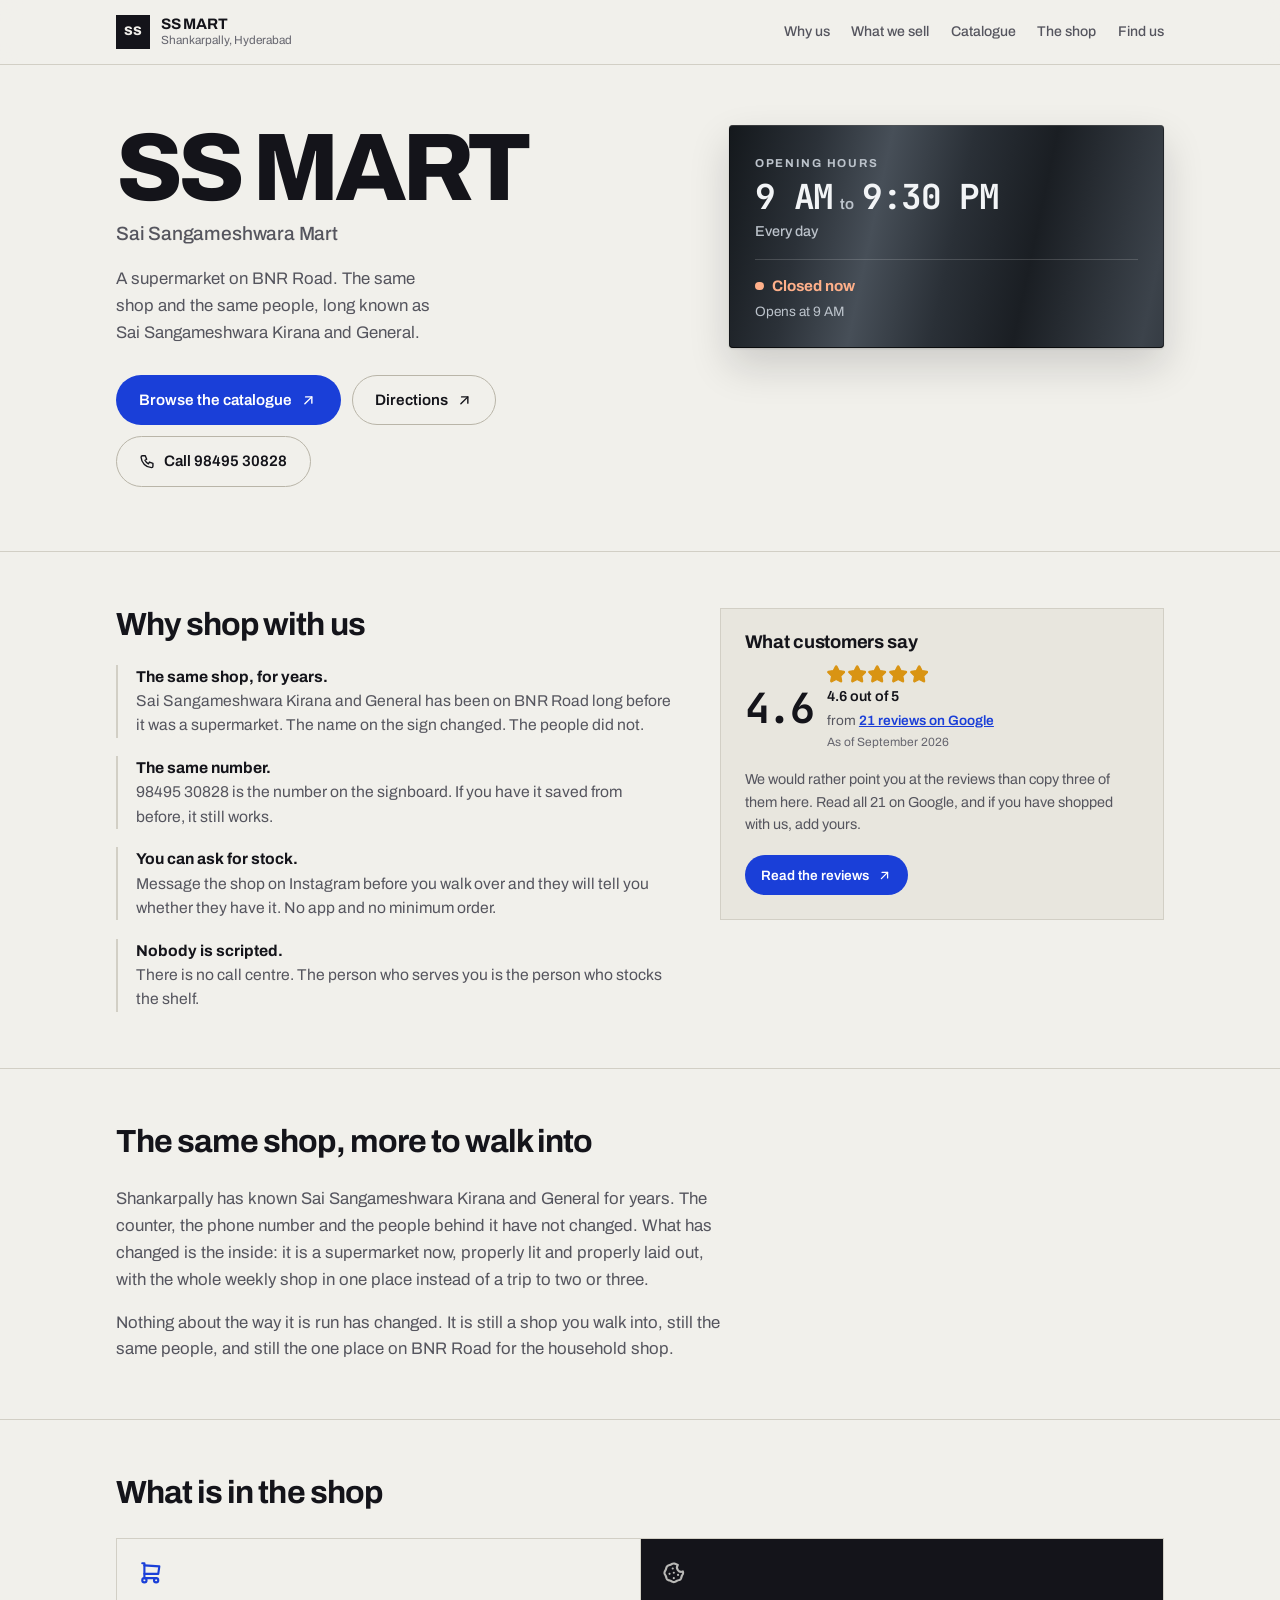
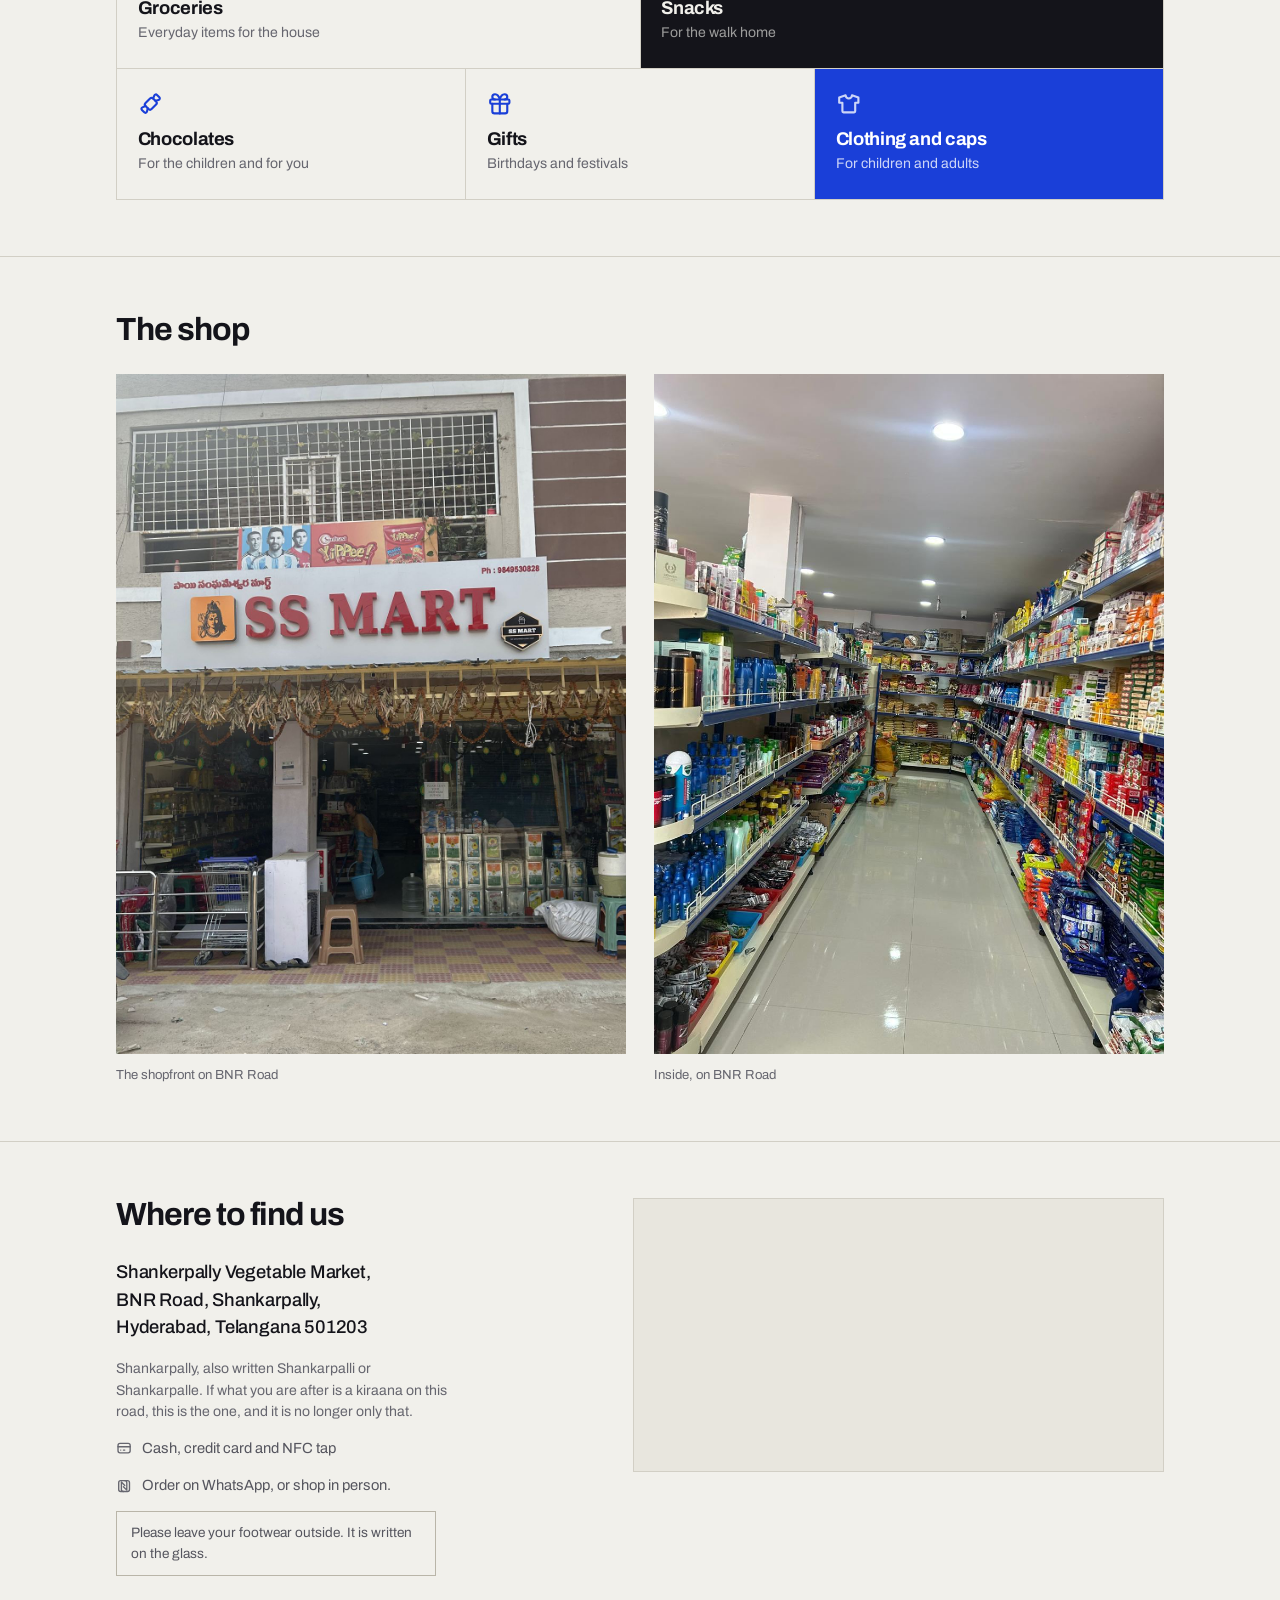
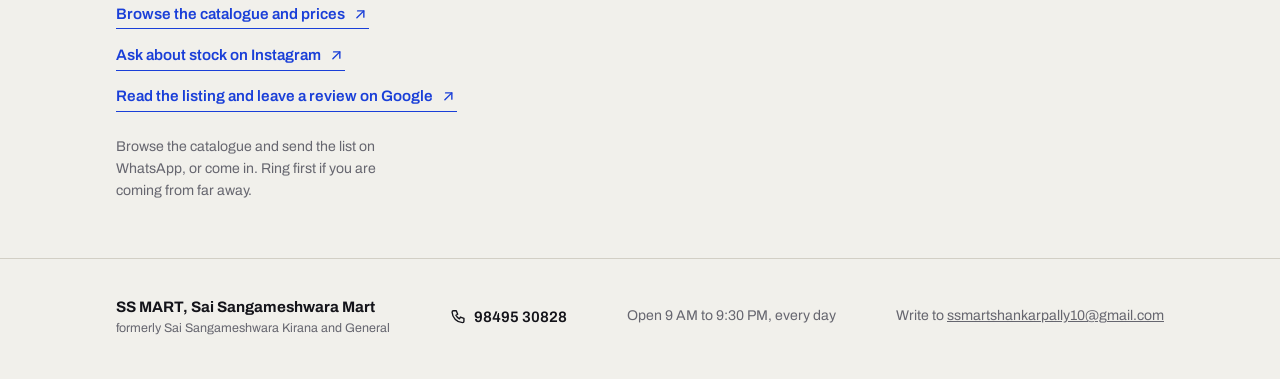
<file: index.html>
﻿<!doctype html>
<html lang="en">
  <head>
    <meta charset="utf-8" />
    <meta name="viewport" content="width=device-width, initial-scale=1" />

    <title>SS MART, Supermarket in Shankarpally, Hyderabad</title>
    <meta
      name="description"
      content="SS MART on BNR Road, Shankarpally, Hyderabad. A supermarket, and the same shop known for years as Sai Sangameshwara Kirana and General. Groceries, snacks, chocolates, gifts, clothing and caps. Open 9 AM to 9:30 PM every day."
    />

    <meta name="theme-color" content="#f1f0eb" media="(prefers-color-scheme: light)" />
    <meta name="theme-color" content="#101015" media="(prefers-color-scheme: dark)" />

    <!--
      Google Search Console, meta tag method. This has to sit in the served HTML
      of the exact host being verified, so it lives in the page rather than in a
      setting somewhere.

      The same property is also verified by file, with
      googleef167132d8470ad5.html at the site root. Both are kept because they
      cost nothing and either one satisfies Google if the other is ever disturbed
      by a deploy. The token is only valid for the host it was issued for, so
      moving to a custom domain means redoing verification there.
    -->
    <meta
      name="google-site-verification"
      content="X44yGlknKnDmBlBN0zRqGCavFoBPhL8eOUxneZSkPyI"
    />

    <!--
      Social and search preview.

      og:image is a 1200x630 crop of the real shopfront, cut through the
      signboard so the shop name, the Telugu name and the phone number are all
      legible at thumbnail size. This is the one image most people will ever see
      from this page, and until now the page had none at all, so every share into
      WhatsApp or a search result rendered as a blank card.

      og:image and canonical have to be ABSOLUTE URLs for most crawlers to fetch
      them. Relative paths are ignored by Facebook, WhatsApp and most social
      scrapers, which then render a link with no picture at all.
    -->
    <link rel="canonical" href="https://0535manideep.github.io/ss-mart-shankarpally/" />
    <meta property="og:type" content="business.business" />
    <meta property="og:site_name" content="SS MART" />
    <meta property="og:url" content="https://0535manideep.github.io/ss-mart-shankarpally/" />
    <meta property="og:title" content="SS MART, the supermarket on BNR Road" />
    <meta
      property="og:description"
      content="A supermarket on BNR Road, Shankarpally. The same shop known for years as Sai Sangameshwara Kirana and General. Open 9 AM to 9:30 PM every day."
    />
    <meta property="og:locale" content="en_IN" />
    <meta property="og:image" content="https://0535manideep.github.io/ss-mart-shankarpally/photos/og.jpg" />
    <meta property="og:image:width" content="1200" />
    <meta property="og:image:height" content="630" />
    <meta
      property="og:image:alt"
      content="The SS MART signboard on BNR Road, Shankarpally, with the shop name in Telugu and English"
    />

    <meta name="twitter:card" content="summary_large_image" />
    <meta name="twitter:title" content="SS MART, the supermarket on BNR Road" />
    <meta
      name="twitter:description"
      content="A supermarket on BNR Road, Shankarpally. The same shop known for years as Sai Sangameshwara Kirana and General. Open 9 AM to 9:30 PM every day."
    />
    <meta name="twitter:image" content="https://0535manideep.github.io/ss-mart-shankarpally/photos/og.jpg" />

    <link rel="preconnect" href="https://fonts.googleapis.com" />
    <link rel="preconnect" href="https://fonts.gstatic.com" crossorigin />
    <link
      href="https://fonts.googleapis.com/css2?family=Archivo:wght@400..800&family=JetBrains+Mono:wght@500;700&display=swap"
      rel="stylesheet"
    />
    <link rel="stylesheet" href="styles.css" />

    <!--
      Real business facts only, so search engines and maps can read them.
      Sources are listed in README.md. The opening hours come from the shop's own
      Instagram bio; one directory disagrees and that is written down there
      rather than smoothed over here.

      There is deliberately NO aggregateRating... except there now is one, because
      an earlier check of this profile was wrong. The rating is 4.6 from 21
      reviews, read out of the place payload Google serves for this listing
      (placeid ChIJTVUV25_vyzsR2-bIgstPA7Y). A previous version of this page
      said the shop had no reviews, which was a rendering artefact, not a fact.
      The figures come from the profile itself, so the rating matches the listing
      it is attached to, which is the whole requirement.

      A directory quotes 4.8 from 19 for this shop. That is the stale number and
      it is not used anywhere. When the rating moves, update it here and on the
      page together, and update the "as of" date.

      The @type is Supermarket, not GroceryStore, because that is what the shop
      is and what its directory category says. Matching the type to the real
      category is worth more to local search than any wording change on the page.

      The former name, Sai Sangameshwara Kirana and General, is in alternateName
      deliberately. Customers who used to shop here search the old name, and
      without it on the page that existing demand has nowhere to land.

      The Instagram handle in sameAs is the shop's own, confirmed by them. The
      Google place payload for this listing returns a different handle with an
      extra underscore after "ssmart". Only one of the two can be the real
      account. The shop owner's word was taken over the directory's, but it is
      worth asking the shop to fix the handle on the Google Business Profile,
      because a wrong link on the profile is a broken path from Google straight
      to the shop, and it is also why this site cannot be checked for the handle
      automatically: Instagram serves an empty JavaScript shell that returns 200
      for any handle, existing or not.
    -->
    <script type="application/ld+json">
      {
        "@context": "https://schema.org",
        "@type": "Supermarket",
        "name": "SS MART",
        "alternateName": [
          "Sai Sangameshwara Mart",
          "Sai Sangameshwara Kirana and General",
          "Sai Sangameshwara Kirana"
        ],
        "description": "Supermarket on BNR Road, Shankarpally, Hyderabad, and the same shop long known as Sai Sangameshwara Kirana and General. Groceries, snacks, chocolates, gifts, clothing and caps. Open 9 AM to 9:30 PM every day. Browse the catalogue and order on WhatsApp, or walk in.",
        "image": ["photos/shopfront.jpg", "photos/inside.jpg", "photos/og.jpg"],
        "address": {
          "@type": "PostalAddress",
          "streetAddress": "Shankerpally Vegetable Market, BNR Road, Shankarpally",
          "addressLocality": "Hyderabad",
          "addressRegion": "Telangana",
          "postalCode": "501203",
          "addressCountry": "IN"
        },
        "geo": { "@type": "GeoCoordinates", "latitude": 17.4537533, "longitude": 78.13183 },
        "telephone": "+91-98495-30828",
        "currenciesAccepted": "INR",
        "paymentAccepted": "Cash, Credit Card, NFC",
        "priceRange": "$$",
        "openingHoursSpecification": {
          "@type": "OpeningHoursSpecification",
          "dayOfWeek": [
            "Monday",
            "Tuesday",
            "Wednesday",
            "Thursday",
            "Friday",
            "Saturday",
            "Sunday"
          ],
          "opens": "09:00",
          "closes": "21:30"
        },
        "areaServed": { "@type": "Place", "name": "Shankarpally, Hyderabad" },
        "aggregateRating": {
          "@type": "AggregateRating",
          "ratingValue": "4.6",
          "reviewCount": "21",
          "bestRating": "5",
          "worstRating": "1"
        },
        "sameAs": ["https://www.instagram.com/ssmartshankarpally_official/"],
        "hasMap": "https://www.google.com/maps/search/?api=1&query=SS%20MART%20Shankarpally"
      }
    </script>
  </head>

  <body>
    <a class="skip" href="#main">Skip to content</a>

    <header class="top">
      <div class="wrap top__row">
        <a class="brand" href="#main">
          <span class="brand__mark" aria-hidden="true">SS</span>
          <span class="brand__text">
            <span class="brand__name">SS MART</span>
            <span class="brand__where">Shankarpally, Hyderabad</span>
          </span>
        </a>

        <!--
          Internal links. These exist for the reader, and they also give a
          crawler a map of the page: until now the header had no anchors at all,
          so the only way into the sections was scrolling.
        -->
        <nav class="nav" aria-label="Sections of this page">
          <a href="#trust">Why us</a>
          <a href="#stock">What we sell</a>
          <a href="catalogue.html">Catalogue</a>
          <a href="#photos">The shop</a>
          <a href="#visit">Find us</a>
        </nav>
      </div>
    </header>

    <main id="main">
      <!-- ============================================================
           HERO. Asymmetric split: the name on the left, the hours on the
           right as a metal plaque, because the hours are the fact people
           open a shop page to check and the rest is decoration.
           ============================================================ -->
      <section class="hero">
        <div class="wrap hero__grid">
          <div class="hero__text">
            <h1 class="hero__title">SS MART</h1>
            <p class="hero__full">Sai Sangameshwara Mart</p>
            <p class="hero__sub">
              A supermarket on BNR Road. The same shop and the same people, long
              known as Sai Sangameshwara Kirana and General.
            </p>

            <div class="hero__acts">
              <a class="btn btn--primary" href="catalogue.html">
                Browse the catalogue
                <svg class="i" viewBox="0 0 24 24" aria-hidden="true" focusable="false">
                  <path stroke="none" d="M0 0h24v24H0z" fill="none" />
                  <path d="M17 7l-10 10" />
                  <path d="M8 7l9 0l0 9" />
                </svg>
              </a>
              <a class="btn btn--ghost" href="#visit">
                Directions
                <svg class="i" viewBox="0 0 24 24" aria-hidden="true" focusable="false">
                  <path stroke="none" d="M0 0h24v24H0z" fill="none" />
                  <path d="M17 7l-10 10" />
                  <path d="M8 7l9 0l0 9" />
                </svg>
              </a>
              <a class="btn btn--ghost" href="tel:+919849530828">
                <svg class="i" viewBox="0 0 24 24" aria-hidden="true" focusable="false">
                  <path stroke="none" d="M0 0h24v24H0z" fill="none" />
                  <path d="M5 4h4l2 5l-2.5 1.5a11 11 0 0 0 5 5l1.5 -2.5l5 2v4a2 2 0 0 1 -2 2a16 16 0 0 1 -15 -15a2 2 0 0 1 2 -2" />
                </svg>
                Call 98495 30828
              </a>
            </div>
          </div>

          <!-- The one place the metal is used. A shop plaque catching daylight. -->
          <aside class="plaque" aria-labelledby="plaqueLabel">
            <p class="plaque__label" id="plaqueLabel">Opening hours</p>
            <p class="plaque__hours">9 AM<span>to</span>9:30 PM</p>
            <p class="plaque__days">Every day</p>

            <hr class="plaque__rule" />

            <!--
              Real state, not decoration. The dot is allowed here because it
              reports a fact that changes, and the text says which.
            -->
            <p class="plaque__state is-shut" data-status>
              <span class="plaque__dot" aria-hidden="true"></span>
              <span data-status-text>Closed now</span>
            </p>
            <p class="plaque__next" data-status-next>Opens at 9 AM</p>
          </aside>
        </div>
      </section>

      <!-- ============================================================
           TRUST.

           There are no reviews to show. The Google Business Profile has no
           rating and no review count, and inventing a testimonial on a real
           shop's website is the one thing that would destroy the trust this
           page is trying to build, so there is no quote here.

           Instead the empty state says so plainly and asks for the review. That
           is a stronger position than a wall of invented five star quotes,
           because a shop confident enough to admit it has no reviews yet, and
           to say what would help, reads as honest. A competitor's fake reviews
           read as panic.

           The four things a chain supermarket genuinely cannot offer a
           neighbourhood shop are all true here, and they are the actual answer
           to "why should I trust a kirana calling itself a supermarket".
           ============================================================ -->
      <section class="section" id="trust">
        <div class="wrap trust">
          <div class="trust__col">
            <h2 class="section__title">Why shop with us</h2>

            <ul class="reasons">
              <li>
                <strong>The same shop, for years.</strong>
                Sai Sangameshwara Kirana and General has been on BNR Road long
                before it was a supermarket. The name on the sign changed. The
                people did not.
              </li>
              <li>
                <strong>The same number.</strong>
                98495 30828 is the number on the signboard. If you have it saved
                from before, it still works.
              </li>
              <li>
                <strong>You can ask for stock.</strong>
                Message the shop on Instagram before you walk over and they will
                tell you whether they have it. No app and no minimum order.
              </li>
              <li>
                <strong>Nobody is scripted.</strong>
                There is no call centre. The person who serves you is the person
                who stocks the shelf.
              </li>
            </ul>
          </div>

          <aside class="reviews" aria-labelledby="reviewsTitle">
            <h3 class="reviews__title" id="reviewsTitle">What customers say</h3>

            <!--
              4.6 out of 5, from 21 reviews on the Google Business Profile.

              These numbers were read out of the place data Google serves for
              this listing, not from a directory. An earlier version of this page
              claimed the shop had no reviews at all, which was wrong: the review
              section simply was not being rendered in the browser the check was
              made in, and the figures were in the network response the whole
              time. Do not trust a rendered panel over the payload.

              The individual review texts could not be extracted, so none are
              quoted. An invented five star quote from a made up customer on a
              real shop's website is the one thing that would undo the trust
              this block exists to build. The link goes to the real reviews on
              Google instead, which is where a sceptical customer would go
              anyway.

              A rating moves. "As of" is on it for that reason, and it should be
              refreshed rather than left to look current.
            -->
            <p class="rating">
              <span class="rating__score">4.6</span>
              <span class="rating__meta">
                <span class="rating__stars" aria-hidden="true">
                  <span class="rating__track">
                    <svg class="s" viewBox="0 0 24 24" focusable="false">
                      <path stroke="none" d="M0 0h24v24H0z" fill="none" />
                      <path d="M12 17.75l-6.172 3.245l1.179 -6.873l-5 -4.867l6.9 -1l3.086 -6.253l3.086 6.253l6.9 1l-5 4.867l1.179 6.873z" />
                    </svg>
                    <svg class="s" viewBox="0 0 24 24" focusable="false">
                      <path stroke="none" d="M0 0h24v24H0z" fill="none" />
                      <path d="M12 17.75l-6.172 3.245l1.179 -6.873l-5 -4.867l6.9 -1l3.086 -6.253l3.086 6.253l6.9 1l-5 4.867l1.179 6.873z" />
                    </svg>
                    <svg class="s" viewBox="0 0 24 24" focusable="false">
                      <path stroke="none" d="M0 0h24v24H0z" fill="none" />
                      <path d="M12 17.75l-6.172 3.245l1.179 -6.873l-5 -4.867l6.9 -1l3.086 -6.253l3.086 6.253l6.9 1l-5 4.867l1.179 6.873z" />
                    </svg>
                    <svg class="s" viewBox="0 0 24 24" focusable="false">
                      <path stroke="none" d="M0 0h24v24H0z" fill="none" />
                      <path d="M12 17.75l-6.172 3.245l1.179 -6.873l-5 -4.867l6.9 -1l3.086 -6.253l3.086 6.253l6.9 1l-5 4.867l1.179 6.873z" />
                    </svg>
                    <svg class="s" viewBox="0 0 24 24" focusable="false">
                      <path stroke="none" d="M0 0h24v24H0z" fill="none" />
                      <path d="M12 17.75l-6.172 3.245l1.179 -6.873l-5 -4.867l6.9 -1l3.086 -6.253l3.086 6.253l6.9 1l-5 4.867l1.179 6.873z" />
                    </svg>
                  </span>
                  <!-- Filled stars, clipped to the score. 4.6 of 5 is 92%. -->
                  <span class="rating__fill" style="--pct: 92%">
                    <svg class="s s--on" viewBox="0 0 24 24" focusable="false">
                      <path stroke="none" d="M0 0h24v24H0z" fill="none" />
                      <path d="M8.243 7.34l-6.38 .925l-.113 .023a1 1 0 0 0 -.44 1.684l4.622 4.499l-1.09 6.355l-.013 .11a1 1 0 0 0 1.464 .944l5.706 -3l5.693 3l.1 .046a1 1 0 0 0 1.352 -1.1l-1.091 -6.355l4.624 -4.5l.078 -.085a1 1 0 0 0 -.633 -1.62l-6.38 -.926l-2.852 -5.78a1 1 0 0 0 -1.794 0l-2.853 5.78z" />
                    </svg>
                    <svg class="s s--on" viewBox="0 0 24 24" focusable="false">
                      <path stroke="none" d="M0 0h24v24H0z" fill="none" />
                      <path d="M8.243 7.34l-6.38 .925l-.113 .023a1 1 0 0 0 -.44 1.684l4.622 4.499l-1.09 6.355l-.013 .11a1 1 0 0 0 1.464 .944l5.706 -3l5.693 3l.1 .046a1 1 0 0 0 1.352 -1.1l-1.091 -6.355l4.624 -4.5l.078 -.085a1 1 0 0 0 -.633 -1.62l-6.38 -.926l-2.852 -5.78a1 1 0 0 0 -1.794 0l-2.853 5.78z" />
                    </svg>
                    <svg class="s s--on" viewBox="0 0 24 24" focusable="false">
                      <path stroke="none" d="M0 0h24v24H0z" fill="none" />
                      <path d="M8.243 7.34l-6.38 .925l-.113 .023a1 1 0 0 0 -.44 1.684l4.622 4.499l-1.09 6.355l-.013 .11a1 1 0 0 0 1.464 .944l5.706 -3l5.693 3l.1 .046a1 1 0 0 0 1.352 -1.1l-1.091 -6.355l4.624 -4.5l.078 -.085a1 1 0 0 0 -.633 -1.62l-6.38 -.926l-2.852 -5.78a1 1 0 0 0 -1.794 0l-2.853 5.78z" />
                    </svg>
                    <svg class="s s--on" viewBox="0 0 24 24" focusable="false">
                      <path stroke="none" d="M0 0h24v24H0z" fill="none" />
                      <path d="M8.243 7.34l-6.38 .925l-.113 .023a1 1 0 0 0 -.44 1.684l4.622 4.499l-1.09 6.355l-.013 .11a1 1 0 0 0 1.464 .944l5.706 -3l5.693 3l.1 .046a1 1 0 0 0 1.352 -1.1l-1.091 -6.355l4.624 -4.5l.078 -.085a1 1 0 0 0 -.633 -1.62l-6.38 -.926l-2.852 -5.78a1 1 0 0 0 -1.794 0l-2.853 5.78z" />
                    </svg>
                    <svg class="s s--on" viewBox="0 0 24 24" focusable="false">
                      <path stroke="none" d="M0 0h24v24H0z" fill="none" />
                      <path d="M8.243 7.34l-6.38 .925l-.113 .023a1 1 0 0 0 -.44 1.684l4.622 4.499l-1.09 6.355l-.013 .11a1 1 0 0 0 1.464 .944l5.706 -3l5.693 3l.1 .046a1 1 0 0 0 1.352 -1.1l-1.091 -6.355l4.624 -4.5l.078 -.085a1 1 0 0 0 -.633 -1.62l-6.38 -.926l-2.852 -5.78a1 1 0 0 0 -1.794 0l-2.853 5.78z" />
                    </svg>
                  </span>
                </span>
                <span class="rating__outof">4.6 out of 5</span>
                <span class="rating__count">
                  from
                  <a
                    href="https://search.google.com/local/reviews?placeid=ChIJTVUV25_vyzsR2-bIgstPA7Y"
                    target="_blank"
                    rel="noreferrer noopener"
                    >21 reviews on Google</a
                  >
                </span>
                <span class="rating__asof">As of September 2026</span>
              </span>
            </p>

            <p class="reviews__body">
              We would rather point you at the reviews than copy three of them
              here. Read all 21 on Google, and if you have shopped with us, add
              yours.
            </p>

            <a
              class="btn btn--primary btn--sm"
              href="https://search.google.com/local/reviews?placeid=ChIJTVUV25_vyzsR2-bIgstPA7Y"
              target="_blank"
              rel="noreferrer noopener"
            >
              Read the reviews
              <svg class="i" viewBox="0 0 24 24" aria-hidden="true" focusable="false">
                <path stroke="none" d="M0 0h24v24H0z" fill="none" />
                <path d="M17 7l-10 10" />
                <path d="M8 7l9 0l0 9" />
              </svg>
            </a>
          </aside>
        </div>
      </section>

      <!-- ============================================================
           THE STORY. The shop is not new and should not look new. A
           neighbourhood shop that quietly changed its name and its stock
           reads as a stranger, and the regulars stop coming. Saying out
           loud that it is the same shop, same people, same counter, now
           with more to sell is the cheapest trust available and it is
           entirely true.

           TODO the shop has not said when it started. Fill that year in
           only if the shop confirms it. Do not guess a founding date and
           print it on a real business.
           ============================================================ -->
      <section class="section" id="story">
        <div class="wrap">
          <h2 class="section__title">The same shop, more to walk into</h2>

          <div class="story">
            <p>
              Shankarpally has known Sai Sangameshwara Kirana and General for
              years. The counter, the phone number and the people behind it have
              not changed. What has changed is the inside: it is a supermarket
              now, properly lit and properly laid out, with the whole weekly shop
              in one place instead of a trip to two or three.
            </p>
            <p>
              Nothing about the way it is run has changed. It is still a shop you
              walk into, still the same people, and still the one place on BNR
              Road for the household shop.
            </p>
            <!--
              Once the shop confirms the year it started, uncomment this. It is
              deliberately not shipped with a guess in it. A founding year on a
              real shop's website is a factual claim somebody will rely on, and
              there is a cancelled GST registration and an old directory
              listing in the record, neither of which pins the year down.
            -->
            <!--
            <p class="story__since">
              <span class="story__label">Serving Shankarpally since</span>
              <span class="story__year">1998</span>
            </p>
            -->
          </div>
        </div>
      </section>

      <!-- ============================================================
           STOCK. Five things, five cells, deliberately uneven so it is not
           three identical cards. Two cells invert and one is filled, which
           is the only thing that gives a small grid any rhythm.
           ============================================================ -->
      <section class="section" id="stock">
        <div class="wrap">
          <h2 class="section__title">What is in the shop</h2>

          <ul class="grid">
            <li class="cell">
              <svg class="i i--cell" viewBox="0 0 24 24" aria-hidden="true" focusable="false">
                <path stroke="none" d="M0 0h24v24H0z" fill="none" />
                <path d="M6 19m-2 0a2 2 0 1 0 4 0a2 2 0 1 0 -4 0" />
                <path d="M17 19m-2 0a2 2 0 1 0 4 0a2 2 0 1 0 -4 0" />
                <path d="M17 17h-11v-14h-2" />
                <path d="M6 5l14 1l-1 7h-13" />
              </svg>
              <h3 class="cell__name">Groceries</h3>
              <p class="cell__desc">Everyday items for the house</p>
            </li>

            <li class="cell cell--ink">
              <svg class="i i--cell" viewBox="0 0 24 24" aria-hidden="true" focusable="false">
                <path stroke="none" d="M0 0h24v24H0z" fill="none" />
                <path d="M8 13v.01" />
                <path d="M12 17v.01" />
                <path d="M12 12v.01" />
                <path d="M16 14v.01" />
                <path d="M11 8v.01" />
                <path d="M13.148 3.476l2.667 1.104a4 4 0 0 0 4.656 6.14l.053.132a3 3 0 0 1 0 2.296q -.745 1.18 -1.024 1.852q -.283.684 -.66 2.216a3 3 0 0 1 -1.624 1.623q -1.572 .394 -2.216 .661q -.712.295 -1.852 1.024a3 3 0 0 1 -2.296 0q -1.203 -.754 -1.852 -1.024q -.707 -.292 -2.216 -.66a3 3 0 0 1 -1.623 -1.624q -.397 -1.577 -.661 -2.216q -.298 -.718 -1.024 -1.852a3 3 0 0 1 0 -2.296q .719 -1.116 1.024 -1.852q .257 -.62 .66 -2.216a3 3 0 0 1 1.624 -1.623q 1.547 -.384 2.216 -.661q .687 -.285 1.852 -1.024a3 3 0 0 1 2.296 0" />
              </svg>
              <h3 class="cell__name">Snacks</h3>
              <p class="cell__desc">For the walk home</p>
            </li>

            <li class="cell">
              <svg class="i i--cell" viewBox="0 0 24 24" aria-hidden="true" focusable="false">
                <path stroke="none" d="M0 0h24v24H0z" fill="none" />
                <path d="M7.05 11.293l4.243 -4.243a2 2 0 0 1 2.828 0l2.829 2.83a2 2 0 0 1 0 2.828l-4.243 4.243a2 2 0 0 1 -2.828 0l-2.829 -2.831a2 2 0 0 1 0 -2.828z" />
                <path d="M16.243 9.172l3.086 -.772a1.5 1.5 0 0 0 .697 -2.516l-2.216 -2.217a1.5 1.5 0 0 0 -2.44 .47l-1.248 2.913" />
                <path d="M9.172 16.243l-.772 3.086a1.5 1.5 0 0 1 -2.516 .697l-2.217 -2.216a1.5 1.5 0 0 1 .47 -2.44l2.913 -1.248" />
              </svg>
              <h3 class="cell__name">Chocolates</h3>
              <p class="cell__desc">For the children and for you</p>
            </li>

            <li class="cell">
              <svg class="i i--cell" viewBox="0 0 24 24" aria-hidden="true" focusable="false">
                <path stroke="none" d="M0 0h24v24H0z" fill="none" />
                <path d="M3 8m0 1a1 1 0 0 1 1 -1h16a1 1 0 0 1 1 1v2a1 1 0 0 1 -1 1h-16a1 1 0 0 1 -1 -1z" />
                <path d="M12 8l0 13" />
                <path d="M19 12v7a2 2 0 0 1 -2 2h-10a2 2 0 0 1 -2 -2v-7" />
                <path d="M7.5 8a2.5 2.5 0 0 1 0 -5a4.8 8 0 0 1 4.5 5a4.8 8 0 0 1 4.5 -5a2.5 2.5 0 0 1 0 5" />
              </svg>
              <h3 class="cell__name">Gifts</h3>
              <p class="cell__desc">Birthdays and festivals</p>
            </li>

            <li class="cell cell--accent">
              <svg class="i i--cell" viewBox="0 0 24 24" aria-hidden="true" focusable="false">
                <path stroke="none" d="M0 0h24v24H0z" fill="none" />
                <path d="M15 4l6 2v5h-3v8a1 1 0 0 1 -1 1h-10a1 1 0 0 1 -1 -1v-8h-3v-5l6 -2a3 3 0 0 0 6 0" />
              </svg>
              <h3 class="cell__name">Clothing and caps</h3>
              <p class="cell__desc">For children and adults</p>
            </li>
          </ul>
        </div>
      </section>

      <!-- ============================================================
           THE SHOP. Two photographs, both portrait 3:4, side by side.

           The width and height attributes are not decoration. Without them
           the browser reserves no space, every image lands after the first
           paint and shoves the footer down, which is a cumulative layout
           shift on exactly the slow phone connections this page is for.
           ============================================================ -->
      <section class="section" id="photos">
        <div class="wrap">
          <h2 class="section__title">The shop</h2>

          <div class="shots">
            <figure class="shot">
              <img
                src="photos/shopfront.jpg"
                alt="The SS MART shopfront, with the signboard above the open entrance and flower garlands strung across the front"
                width="1200"
                height="1600"
                loading="lazy"
                decoding="async"
              />
              <figcaption>The shopfront on BNR Road</figcaption>
            </figure>

            <figure class="shot">
              <img
                src="photos/inside.jpg"
                alt="An aisle inside the shop, with shelves of packaged groceries, snacks and toiletries on both sides"
                width="960"
                height="1280"
                loading="lazy"
                decoding="async"
              />
              <figcaption>Inside, on BNR Road</figcaption>
            </figure>
          </div>
        </div>
      </section>
      <!-- ============================================================
           VISIT. Address on one side, the map on the other. The map is the
           only heavy thing on the page and it waits for a click, because a
           Google embed costs a few hundred kilobytes and most people open
           this on mobile data standing in the street.
           ============================================================ -->
      <section class="section" id="visit">
        <div class="wrap visit">
          <div class="visit__col">
            <h2 class="section__title">Where to find us</h2>

            <address class="addr">
              Shankerpally Vegetable Market,<br />
              BNR Road, Shankarpally,<br />
              Hyderabad, Telangana 501203
            </address>

            <!--
              The area goes by at least four spellings in real use, and Google's
              own autocomplete carries volume on more than one of them. Putting
              the variants here is not keyword stuffing, it is the opposite: a
              customer asking for directions will have heard one of these and
              will search it, and being told which is which saves a phone call.
            -->
            <p class="spelling">
              Shankarpally, also written Shankarpalli or Shankarpalle. If what
              you are after is a kiraana on this road, this is the one, and it is
              no longer only that.
            </p>

            <p class="visit__pay">
              <svg class="i" viewBox="0 0 24 24" aria-hidden="true" focusable="false">
                <path stroke="none" d="M0 0h24v24H0z" fill="none" />
                <path d="M3 5m0 3a3 3 0 0 1 3 -3h12a3 3 0 0 1 3 3v8a3 3 0 0 1 -3 3h-12a3 3 0 0 1 -3 -3z" />
                <path d="M3 10l18 0" />
                <path d="M7 15l.01 0" />
                <path d="M11 15l2 0" />
              </svg>
              Cash, credit card and NFC tap
            </p>

            <p class="visit__pay">
              <svg class="i" viewBox="0 0 24 24" aria-hidden="true" focusable="false">
                <path stroke="none" d="M0 0h24v24H0z" fill="none" />
                <path d="M11 20a3 3 0 0 1 -3 -3v-11l5 5" />
                <path d="M13 4a3 3 0 0 1 3 3v11l-5 -5" />
                <path d="M4 4m0 3a3 3 0 0 1 3 -3h10a3 3 0 0 1 3 3v10a3 3 0 0 1 -3 3h-10a3 3 0 0 1 -3 -3z" />
              </svg>
              Order on WhatsApp, or shop in person.
            </p>

            <!--
              Printed on the glass at the entrance, legible in photos/shopfront.jpg.
              Small, true, and it says more about how the shop is run than any
              adjective would. Somebody who asks you to leave your footwear
              outside is somebody who looks after the place.
            -->
            <p class="shoes">Please leave your footwear outside. It is written on the glass.</p>

            <div class="linkrows">
              <a class="linkrow" href="catalogue.html">
                Browse the catalogue and prices
                <svg class="i" viewBox="0 0 24 24" aria-hidden="true" focusable="false">
                  <path stroke="none" d="M0 0h24v24H0z" fill="none" />
                  <path d="M17 7l-10 10" />
                  <path d="M8 7l9 0l0 9" />
                </svg>
              </a>

              <a
                class="linkrow"
                href="https://www.instagram.com/ssmartshankarpally_official/"
                target="_blank"
                rel="noreferrer noopener"
              >
                Ask about stock on Instagram
                <svg class="i" viewBox="0 0 24 24" aria-hidden="true" focusable="false">
                  <path stroke="none" d="M0 0h24v24H0z" fill="none" />
                  <path d="M17 7l-10 10" />
                  <path d="M8 7l9 0l0 9" />
                </svg>
              </a>

              <a
                class="linkrow"
                href="https://www.google.com/maps/search/?api=1&query=SS%20MART%20Shankarpally"
                target="_blank"
                rel="noreferrer noopener"
              >
                Read the listing and leave a review on Google
                <svg class="i" viewBox="0 0 24 24" aria-hidden="true" focusable="false">
                  <path stroke="none" d="M0 0h24v24H0z" fill="none" />
                  <path d="M17 7l-10 10" />
                  <path d="M8 7l9 0l0 9" />
                </svg>
              </a>
            </div>

            <p class="visit__note">
              Browse the catalogue and send the list on WhatsApp, or come in.
              Ring first if you are coming from far away.
            </p>
          </div>

          <div class="map">
            <!--
              The map is the strongest "this is a real place with a real address"
              signal on the page, and hiding it behind a button made the section
              look unfinished, which is the opposite of trustworthy.

              loading="lazy" gets the trust without the cost: the iframe and its
              scripts are only fetched once this scrolls into view, so a reader who
              never reaches the bottom never pays for it. That is a better trade
              than the click-to-load placeholder, which bought the same saving by
              hiding the thing that built confidence.
            -->
            <iframe
              src="https://www.google.com/maps/embed?pb=!1m16!1m11!1m3!1d3!2d78.1318367!3d17.4537922!2m2!1f0!2f90!3m2!1i1024!2i768!4f75!3m3!1m2!1s0x3bcbef9fdb15554d%3A0xb6034fcb82c8e6db!2sSS%20MART%20(Sai%20Sangameshwara%20mart)!4v1790538255468"
              title="Map showing SS MART, Sai Sangameshwara Mart, BNR Road, Shankarpally"
              loading="lazy"
              referrerpolicy="strict-origin-when-cross-origin"
              allowfullscreen
            ></iframe>
          </div>
        </div>
      </section>

    </main>

    <footer class="foot">
      <div class="wrap foot__row">
        <p class="foot__name">
        SS MART, Sai Sangameshwara Mart
        <span class="foot__was">formerly Sai Sangameshwara Kirana and General</span>
      </p>

        <a class="foot__tel" href="tel:+919849530828">
          <svg class="i" viewBox="0 0 24 24" aria-hidden="true" focusable="false">
            <path stroke="none" d="M0 0h24v24H0z" fill="none" />
            <path d="M5 4h4l2 5l-2.5 1.5a11 11 0 0 0 5 5l1.5 -2.5l5 2v4a2 2 0 0 1 -2 2a16 16 0 0 1 -15 -15a2 2 0 0 1 2 -2" />
          </svg>
          98495 30828
        </a>

        <p class="foot__hours">Open 9 AM to 9:30 PM, every day</p>

        <p class="foot__hours">
          Write to
          <a href="mailto:ssmartshankarpally10@gmail.com">ssmartshankarpally10@gmail.com</a>
        </p>
      </div>
    </footer>

    <noscript>
      <div class="wrap ns">
        <p>SS MART, Sai Sangameshwara Mart.</p>
        <p>Shankerpally Vegetable Market, BNR Road, Shankarpally, Hyderabad 501203.</p>
        <p>Open 9 AM to 9:30 PM every day. Call <a href="tel:+919849530828">98495 30828</a>.</p>
        <p>
          <a href="https://www.google.com/maps/dir/?api=1&amp;destination=17.4537533%2C78.13183"
            >Open directions in Google Maps</a
          >.
        </p>
      </div>
    </noscript>

    <script src="app.js"></script>
  </body>
</html>
</file>
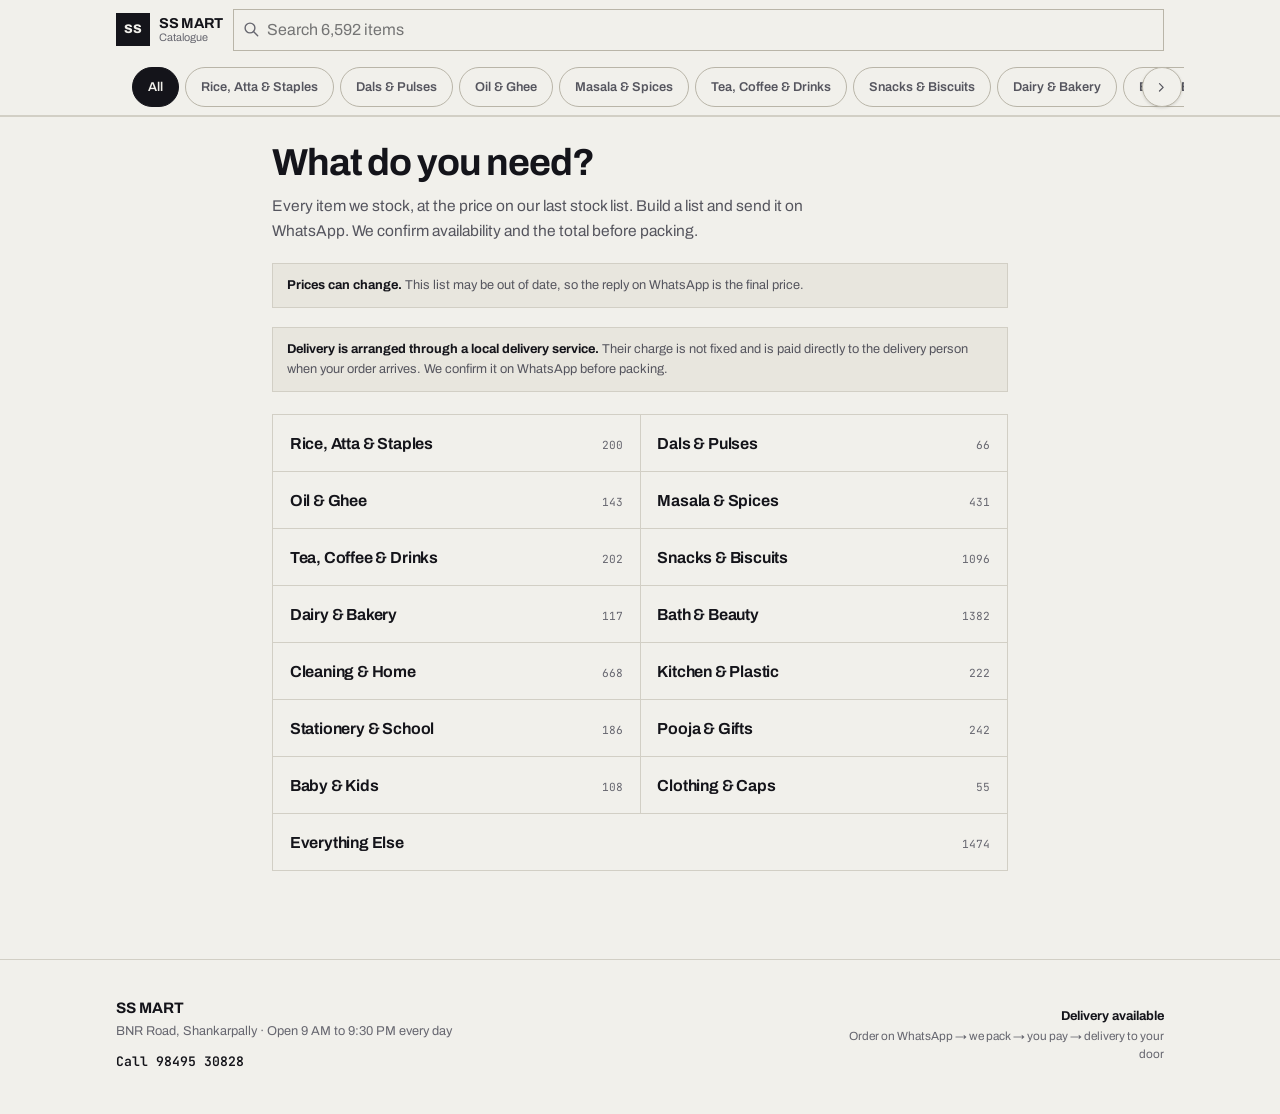
<file: catalogue.html>
<!doctype html>
<html lang="en">
  <head>
    <meta charset="utf-8" />
    <meta name="viewport" content="width=device-width, initial-scale=1" />
    <title>Catalogue · SS MART, Shankarpally</title>
    <meta
      name="description"
      content="The SS MART catalogue: groceries, snacks, household and personal care with prices, ordered on WhatsApp. BNR Road, Shankarpally."
    />
    <meta name="theme-color" content="#f1f0eb" media="(prefers-color-scheme: light)" />
    <meta name="theme-color" content="#101015" media="(prefers-color-scheme: dark)" />
    <link rel="canonical" href="https://0535manideep.github.io/ss-mart-shankarpally/catalogue.html" />
    <meta property="og:type" content="website" />
    <meta property="og:site_name" content="SS MART" />
    <meta property="og:title" content="SS MART catalogue" />
    <meta
      property="og:description"
      content="Every item we stock, with prices. Build a list and send it on WhatsApp."
    />
    <meta property="og:url" content="https://0535manideep.github.io/ss-mart-shankarpally/catalogue.html" />
    <meta property="og:locale" content="en_IN" />

    <link rel="preconnect" href="https://fonts.googleapis.com" />
    <link rel="preconnect" href="https://fonts.gstatic.com" crossorigin />
    <link
      href="https://fonts.googleapis.com/css2?family=Archivo:wght@400..800&family=JetBrains+Mono:wght@500;700&display=swap"
      rel="stylesheet"
    />
    <link rel="stylesheet" href="styles.css" />
    <style>
/* =====================================================================
   SS MART catalogue

   Same paper, ink and cobalt as the shop page, and the same two rules:
   panels are square, buttons are pills.

   The one idea here is that this is a RATE LIST, not a shop window.
   There are no product photographs, so nothing pretends to be one: no
   placeholder boxes, no grey rectangles. The type carries the page, and
   the price is set in the mono face so a column of them lines up like a
   printed list.
   ===================================================================== */

/* The [hidden] attribute needs an explicit reset here: a class like display
   or a component rule that sets display would otherwise override the UA
   default of none, and hidden things keep rendering. */
[hidden] {
  display: none !important;
}

.catbar {
  position: sticky;
  top: 0;
  z-index: 30;
  background: color-mix(in srgb, var(--paper) 92%, transparent);
  backdrop-filter: blur(12px);
  border-bottom: 1px solid var(--rule);
}

.catbar__row {
  display: flex;
  align-items: center;
  gap: 0.6rem;
  min-height: 3.7rem;
}

.catbar__mark {
  flex: none;
  width: 2.1rem;
  height: 2.1rem;
  display: grid;
  place-items: center;
  background: var(--ink);
  color: var(--paper);
  font-size: 0.78rem;
  font-weight: 800;
  letter-spacing: -0.02em;
  text-decoration: none;
}

.catbar__brand {
  display: none;
  flex: none;
  text-decoration: none;
  line-height: 1.1;
}

.catbar__name {
  display: block;
  font-size: 0.9rem;
  font-weight: 700;
  letter-spacing: -0.02em;
}

.catbar__sub {
  display: block;
  font-size: 0.68rem;
  color: var(--ink-3);
}

@media (min-width: 32rem) {
  .catbar__brand {
    display: block;
  }
}

.search {
  flex: 1;
  min-width: 0;
  display: flex;
  align-items: center;
  gap: 0.45rem;
  border: 1px solid var(--rule-2);
  background: var(--paper);
  padding: 0 0.6rem;
  min-height: 2.45rem;
}

.search:focus-within {
  border-color: var(--accent);
  box-shadow: 0 0 0 3px color-mix(in srgb, var(--accent) 16%, transparent);
}

.search__icon {
  width: 1.05rem;
  height: 1.05rem;
  color: var(--ink-3);
}

.search input {
  flex: 1;
  min-width: 0;
  border: 0;
  background: transparent;
  color: var(--ink);
  font: inherit;
  font-size: 1rem;
  padding: 0.45rem 0;
}

.search input:focus {
  outline: 0;
}

.search input::-webkit-search-cancel-button {
  display: none;
}

.search__clear {
  flex: none;
  display: grid;
  place-items: center;
  width: 2.25rem;
  height: 2.25rem;
  margin-right: -0.35rem;
  border: 0;
  background: transparent;
  color: var(--ink-3);
  cursor: pointer;
}

.search__clear:hover {
  color: var(--ink);
}

/* ------------------------------------------------------------- the page */

.cat-main {
  padding-block: 1.6rem 5.5rem;
}

#view {
  max-width: 46rem;
  margin-inline: auto;
}

.cat-h1 {
  font-size: clamp(1.7rem, 7vw, 2.35rem);
}

.cat-h1 small {
  display: block;
  margin-top: 0.4rem;
  font-size: 0.78rem;
  font-weight: 500;
  letter-spacing: 0;
  color: var(--ink-3);
  line-height: 1.35;
}

.lede {
  margin-top: 0.75rem;
  max-width: 36rem;
  color: var(--ink-2);
  font-size: 0.97rem;
}

.notice {
  margin-top: 1.2rem;
  padding: 0.7rem 0.85rem;
  border: 1px solid var(--rule);
  background: var(--paper-2);
  font-size: 0.8rem;
  color: var(--ink-2);
}

.notice strong {
  color: var(--ink);
}

.crumb {
  display: inline-block;
  margin-bottom: 0.55rem;
  font-size: 0.8rem;
  color: var(--ink-3);
  text-decoration: none;
}

.crumb::before {
  content: "\2190\00a0";
}

.crumb:hover {
  color: var(--ink);
}

/* --------------------------------------------------------------- tiles */

.tiles {
  margin-top: 1.4rem;
  display: grid;
  grid-template-columns: 1fr;
  gap: 1px;
  background: var(--rule);
  border: 1px solid var(--rule);
}

@media (min-width: 30rem) {
  .tiles {
    grid-template-columns: 1fr 1fr;
    /* Odd category count leaves one empty column behind without this. */
  }
}

.tile {
  min-height: 3.5rem;
  padding: 0.95rem 1.05rem;
  background: var(--paper);
  display: flex;
  align-items: baseline;
  justify-content: space-between;
  gap: 1rem;
  text-decoration: none;
}

.tile:last-child:nth-child(odd) {
  grid-column: 1 / -1;
}

.tile:hover {
  background: var(--paper-2);
}

.tile__name {
  font-size: 1rem;
  font-weight: 650;
  letter-spacing: -0.012em;
}

.tile__count {
  flex: none;
  font-family: var(--mono);
  font-size: 0.7rem;
  color: var(--ink-3);
}

/* --------------------------------------------------------------- items */

.items {
  list-style: none;
  margin: 1.4rem 0 0;
  padding: 0;
  border-top: 1px solid var(--rule);
}

.item {
  display: grid;
  grid-template-columns: minmax(0, 1fr) auto 6.4rem;
  align-items: center;
  gap: 0.5rem;
  padding: 0.62rem 0;
  border-bottom: 1px solid var(--rule);
}

.item__main {
  min-width: 0;
}

.item--hasimg {
  grid-template-columns: auto minmax(0, 1fr) auto 6.4rem;
  gap: 0.6rem;
}

.item__img {
  width: 3.6rem;
  height: 3.6rem;
  object-fit: contain;
  border: 1px solid var(--rule);
  border-radius: 0.35rem;
  background: #fff;
}

.item__name {
  font-size: 0.96rem;
  font-weight: 600;
  line-height: 1.25;
  overflow-wrap: anywhere;
}

.item__meta {
  margin-top: 0.05rem;
  font-size: 0.73rem;
  color: var(--ink-3);
}

.item__price {
  text-align: right;
  font-family: var(--mono);
  font-size: 0.9rem;
  font-weight: 700;
  white-space: nowrap;
}

.item__mrp {
  display: block;
  font-family: var(--mono);
  font-size: 0.68rem;
  font-weight: 500;
  color: var(--ink-3);
  text-decoration: line-through;
}

/* Discount highlight: the struck MRP plus an explicit saving amount, so the
   discount area reads as a deliberate discount and not just a smaller number. */
.item__save {
  display: block;
  font-family: var(--mono);
  font-size: 0.68rem;
  font-weight: 600;
  color: var(--ink-2);
  margin-top: 0.15rem;
}

.item__act {
  justify-self: end;
  display: flex;
  justify-content: flex-end;
  width: 100%;
}

.add {
  min-height: 2.6rem;
  padding: 0 1.05rem;
  border: 1px solid var(--rule-2);
  border-radius: 999px;
  background: transparent;
  color: var(--ink);
  font: inherit;
  font-size: 0.85rem;
  font-weight: 600;
  cursor: pointer;
}

.add:hover {
  border-color: var(--ink);
}

.stepper {
  display: inline-flex;
  align-items: center;
  border: 1px solid var(--rule-2);
  border-radius: 999px;
  overflow: hidden;
}

.stepper button {
  width: 2.3rem;
  height: 2.6rem;
  border: 0;
  background: transparent;
  color: var(--ink);
  font: inherit;
  font-size: 1.15rem;
  line-height: 1;
  cursor: pointer;
}

.stepper button:hover {
  background: var(--paper-2);
}

.stepper span {
  min-width: 1.25rem;
  text-align: center;
  font-family: var(--mono);
  font-size: 0.76rem;
  font-weight: 700;
}

.more-wrap {
  margin-top: 1.5rem;
  text-align: center;
}

.more {
  width: 100%;
}

/* ---------------------------------------------------------- empty state */

.empty {
  margin-top: 1.6rem;
  padding: 2rem 1.15rem;
  border: 1px dashed var(--rule-2);
  text-align: center;
  color: var(--ink-2);
  font-size: 0.92rem;
}

.empty__title {
  margin-bottom: 0.35rem;
  color: var(--ink);
  font-weight: 700;
}

.empty .btn {
  margin-top: 1.15rem;
}

/* -------------------------------------------------------------- basket */

.basket {
  position: fixed;
  inset-inline: 0;
  bottom: 0;
  z-index: 40;
  background: var(--ink);
  color: var(--paper);
  padding: 0.6rem 1.25rem calc(0.6rem + env(safe-area-inset-bottom));
}

.basket__row {
  max-width: 46rem;
  margin-inline: auto;
  display: flex;
  align-items: center;
  gap: 1rem;
}

.basket__count {
  font-size: 0.7rem;
  opacity: 0.72;
}

.basket__total {
  font-family: var(--mono);
  font-size: 1.02rem;
  font-weight: 700;
}

.basket__btn {
  margin-left: auto;
  min-height: 2.6rem;
}

.has-basket .cat-main {
  padding-bottom: 7.5rem;
}

/* -------------------------------------------------------------- dialog */

/* A <dialog> is display: none unless open; the UA default, which our flex
   rule would otherwise override, has to win. */
.order:not([open]) {
  display: none;
}

.order {
  display: flex;
  flex-direction: column;
  width: min(34rem, calc(100vw - 1.25rem));
  max-height: calc(100dvh - 1.25rem);
  padding: 0;
  border: 1px solid var(--rule-2);
  background: var(--paper);
  color: var(--ink);
}

.order::backdrop {
  background: rgb(8 8 12 / 0.5);
}

.order__head {
  flex: none;
  display: flex;
  align-items: center;
  justify-content: space-between;
  gap: 1rem;
  padding: 0.9rem 1.05rem;
  border-bottom: 1px solid var(--rule);
}

.order__title {
  font-size: 1.15rem;
}

.order__close {
  display: grid;
  place-items: center;
  width: 2.5rem;
  height: 2.5rem;
  border: 1px solid var(--rule-2);
  border-radius: 999px;
  background: transparent;
  color: var(--ink);
  cursor: pointer;
}

.order__body {
  flex: 1 1 auto;
  min-height: 0;
  overflow: auto;
  padding: 0 1.05rem 1.15rem;
}

#orderActs {
  flex: none;
}

.olines {
  list-style: none;
  margin: 0;
  padding: 0;
}

.oline {
  display: grid;
  grid-template-columns: minmax(0, 1fr) auto auto;
  align-items: center;
  gap: 0.55rem;
  padding: 0.55rem 0;
  border-bottom: 1px solid var(--rule);
}

.oline__name {
  font-size: 0.9rem;
  font-weight: 600;
  line-height: 1.25;
}

.oline__meta {
  font-size: 0.7rem;
  color: var(--ink-3);
}

.oline__sum {
  min-width: 3.4rem;
  text-align: right;
  font-family: var(--mono);
  font-size: 0.8rem;
  font-weight: 700;
}

.ototal {
  display: flex;
  align-items: baseline;
  justify-content: space-between;
  gap: 1rem;
  padding-top: 0.85rem;
  font-size: 0.95rem;
}

.ototal strong {
  font-family: var(--mono);
  font-size: 1.12rem;
}

.odefee {
  margin: 0.35rem 0 0;
  font-size: 0.78rem;
  color: var(--ink-2);
}

.onote {
  margin: 0.35rem 0 1rem;
  font-size: 0.74rem;
  color: var(--ink-3);
}

.field {
  display: block;
  margin-bottom: 0.85rem;
}

.field > span,
.field legend {
  display: block;
  margin-bottom: 0.3rem;
  font-size: 0.75rem;
  font-weight: 600;
}

.field input,
.field textarea {
  width: 100%;
  padding: 0.5rem 0.6rem;
  border: 1px solid var(--rule-2);
  border-radius: 0;
  background: var(--paper);
  color: var(--ink);
  font: inherit;
  font-size: 1rem;
}

.field input:focus,
.field textarea:focus {
  outline: 2px solid var(--accent);
  outline-offset: 1px;
}

.field--choice {
  margin: 0 0 0.85rem;
  padding: 0;
  border: 0;
}

.radio {
  display: inline-flex;
  align-items: center;
  gap: 0.4rem;
  margin-right: 1.1rem;
  font-size: 0.9rem;
}

.radio input {
  width: auto;
}

.oacts {
  display: flex;
  flex-wrap: wrap;
  gap: 0.55rem;
  margin-top: 0.9rem;
}

.oacts .btn {
  flex: 1 1 10rem;
}

.olink {
  margin-top: 0.8rem;
  padding: 0;
  border: 0;
  background: none;
  color: var(--ink-3);
  font: inherit;
  font-size: 0.76rem;
  text-decoration: underline;
  cursor: pointer;
}

.oerr {
  margin-top: 0.35rem;
  color: var(--shut);
  font-size: 0.8rem;
}

.ook {
  margin-top: 0.35rem;
  color: var(--accent);
  font-size: 0.8rem;
}

/* --------------------------------------------------------- category tabs */

.cattabs {
  border-bottom: 1px solid var(--rule);
  background: var(--paper);
  overflow: hidden;
  position: relative;
}

/* Mouse affordances: the row scrolls natively and with keyboard arrows, but a
   mouse user has no visible control for it. These edge buttons sit inside the
   68rem content column (aligned with .wrap), hide themselves when the edge is
   reached or the row does not overflow, and keep their own click handling out
   of the tab delegation so renderCatTabs can swap the tabs freely. */
.cattabnav {
  position: absolute;
  top: 50%;
  transform: translateY(-50%);
  z-index: 2;
  display: grid;
  place-items: center;
  width: 2.5rem;
  height: 2.5rem;
  padding: 0;
  border: 1px solid var(--rule-2);
  border-radius: 999px;
  background: var(--paper);
  color: var(--ink-2);
  cursor: pointer;
  box-shadow: 0 1px 3px rgb(8 8 12 / 0.12);
  transition: border-color 0.15s, color 0.15s;
}

.cattabnav__prev {
  left: max(0.25rem, calc((100% - 68rem) / 2 + 0.15rem));
}

.cattabnav__next {
  right: max(0.25rem, calc((100% - 68rem) / 2 + 0.15rem));
}

.cattabnav:hover {
  border-color: var(--ink);
  color: var(--ink);
}

.cattabs__row {
  display: flex;
  gap: 0.35rem;
  overflow-x: auto;
  scrollbar-width: none;
  -ms-overflow-style: none;
  padding-block: 0.5rem;
  padding-inline: 2.25rem;
  scroll-snap-type: x proximity;
  scroll-padding-inline: 3.25rem;
}

.cattabs__row::-webkit-scrollbar {
  display: none;
}

.cattab {
  flex: none;
  display: inline-flex;
  align-items: center;
  min-height: 2.5rem;
  padding: 0.35rem 0.95rem;
  border: 1px solid var(--rule-2);
  border-radius: 999px;
  background: transparent;
  color: var(--ink-2);
  font: inherit;
  font-size: 0.8rem;
  font-weight: 600;
  cursor: pointer;
  white-space: nowrap;
  transition: background 0.15s, color 0.15s, border-color 0.15s;
}

.cattab:hover {
  border-color: var(--ink);
  color: var(--ink);
}

.cattab.is-active {
  background: var(--ink);
  border-color: var(--ink);
  color: var(--paper);
}

/* --------------------------------------------------------- store info */

.foot__tel-wrap {
  margin-top: 0.35rem;
}

.foot__tel {
  font-family: var(--mono);
  font-size: 0.82rem;
  text-decoration: none;
}

.foot__info {
  text-align: right;
}

.foot__label {
  font-size: 0.8rem;
  font-weight: 700;
  color: var(--ink);
}

.foot__sub {
  font-size: 0.74rem;
  color: var(--ink-3);
  max-width: 20rem;
}

@media (max-width: 32rem) {
  .foot__row {
    flex-direction: column;
    gap: 0.75rem;
  }
  .foot__info {
    text-align: left;
  }
  .foot__sub {
    max-width: none;
  }
}

.cat-foot .foot__hours {
  font-size: 0.8rem;
  color: var(--ink-3);
}

.cat-foot .foot__tel {
  font-family: var(--mono);
  font-size: 0.82rem;
  text-decoration: none;
}

@media (prefers-reduced-motion: reduce) {
  * {
    scroll-behavior: auto;
  }
}

    </style>
  </head>

  <body>
    <a class="skip" href="#main">Skip to content</a>

    <header class="catbar">
      <div class="wrap catbar__row">
        <a class="catbar__mark" href="index.html" aria-label="SS MART home">SS</a>
        <a class="catbar__brand" href="catalogue.html">
          <span class="catbar__name">SS MART</span>
          <span class="catbar__sub">Catalogue</span>
        </a>
        <form class="search" role="search" id="searchForm">
          <svg class="i search__icon" viewBox="0 0 24 24" aria-hidden="true" focusable="false">
            <path stroke="none" d="M0 0h24v24H0z" fill="none" />
            <path d="M10 10m-7 0a7 7 0 1 0 14 0a7 7 0 1 0 -14 0" />
            <path d="M21 21l-6 -6" />
          </svg>
          <input
            id="q"
            type="search"
            placeholder="Search 6,592 items"
            aria-label="Search the catalogue"
            autocomplete="off"
            spellcheck="false"
          />
          <button type="button" class="search__clear" id="clear" aria-label="Clear search" hidden>
            <svg class="i" viewBox="0 0 24 24" aria-hidden="true" focusable="false">
              <path stroke="none" d="M0 0h24v24H0z" fill="none" />
              <path d="M18 6l-12 12" />
              <path d="M6 6l12 12" />
            </svg>
          </button>
        </form>
      </div>
      <nav class="cattabs" id="catTabs" aria-label="Categories">
        <button class="cattabnav cattabnav__prev" id="catPrev" type="button" aria-label="Scroll categories left" hidden>
          <svg class="i" viewBox="0 0 24 24" aria-hidden="true" focusable="false">
            <path d="M15 18l-6-6 6-6" />
          </svg>
        </button>
        <div class="wrap cattabs__row">
          <button class="cattab is-active" data-cat="" type="button">All</button>
        </div>
        <button class="cattabnav cattabnav__next" id="catNext" type="button" aria-label="Scroll categories right" hidden>
          <svg class="i" viewBox="0 0 24 24" aria-hidden="true" focusable="false">
            <path d="M9 18l6-6-6-6" />
          </svg>
        </button>
      </nav>
    </header>

    <main id="main" class="wrap cat-main">
      <div id="view"></div>
      <noscript>
        <p class="notice">The catalogue needs JavaScript to search and build a list.</p>
      </noscript>
    </main>

    <footer class="foot cat-foot">
      <div class="wrap foot__row">
        <div>
          <p class="foot__name">SS MART</p>
          <p class="foot__hours">BNR Road, Shankarpally · Open 9 AM to 9:30 PM every day</p>
          <p class="foot__tel-wrap"><a class="foot__tel" href="tel:+919849530828">Call 98495 30828</a></p>
        </div>
        <div class="foot__info">
          <p class="foot__label">Delivery available</p>
          <p class="foot__sub">Order on WhatsApp → we pack → you pay → delivery to your door</p>
        </div>
      </div>
    </footer>

    <div class="basket" id="basket" hidden>
      <div class="basket__row">
        <div class="basket__facts">
          <p class="basket__count" id="basketCount" aria-live="polite">0 items</p>
          <p class="basket__total" id="basketTotal">₹0</p>
        </div>
        <button class="btn btn--primary basket__btn" id="review" type="button">Review order</button>
      </div>
    </div>

    <dialog class="order" id="order" aria-labelledby="orderTitle">
      <div class="order__head">
        <h2 class="order__title" id="orderTitle">Your order</h2>
        <button class="order__close" id="orderClose" type="button" aria-label="Close">
          <svg class="i" viewBox="0 0 24 24" aria-hidden="true" focusable="false">
            <path stroke="none" d="M0 0h24v24H0z" fill="none" />
            <path d="M18 6l-12 12" />
            <path d="M6 6l12 12" />
          </svg>
        </button>
      </div>
      <div class="order__body" id="orderBody"></div>
      <div id="orderActs"></div>
    </dialog>

    <script type="application/json" id="catalogue-data">{"settings":{"whatsapp":"919849530828","note":"","hours":{"opens":"09:00","closes":"21:30"}},"categories":[["rice-atta","Rice, Atta & Staples"],["dal-pulses","Dals & Pulses"],["oil-ghee","Oil & Ghee"],["masala","Masala & Spices"],["drinks","Tea, Coffee & Drinks"],["snacks","Snacks & Biscuits"],["dairy","Dairy & Bakery"],["bath","Bath & Beauty"],["home","Cleaning & Home"],["kitchen","Kitchen & Plastic"],["stationery","Stationery & School"],["pooja","Pooja & Gifts"],["baby","Baby & Kids"],["clothing","Clothing & Caps"],["other","Everything Else"]],"items":[["2245","2In1 Glass Wiper","",50,60,8],["2150","2pcs Set Bottle","",60,99,9],["3","3 Roses","110 g",90,0,4],["4738","3 Roses","250 g",220,225,4],["2","3 Roses","250 g",220,0,4],["6203","3 Roses Elaichi","250 g",230,0,4],["138","3 Roses Natural Care","250 g",235,240,4],["2213","3In1 Peelar","",20,30,14],["6218","3Mango Garam Masala","",40,0,3],["3463","3Mango Samber Powder","100 g",60,70,3],["1993","3Roses","100 g",95,0,4],["4381","3Roses","100 g",90,0,4],["3015","3Roses","250 g",230,0,4],["1258","3Star Elachi Tea Powder","250 g",135,140,4],["1510","3Star Elaichi Tea Powder","100 g",70,79,4],["830","5 Star","₹10",10,0,5],["823","5 Star","₹5",5,0,5],["2547","501 Coconut Powder","1 kg",300,0,3],["5543","5Ive Star Loban","₹15",15,0,11],["5882","5Star","₹10",10,0,5],["4018","5Star","₹10",10,0,5],["4706","5Star","₹20",20,0,5],["4016","5Star","₹5",5,0,5],["5703","5Star Loban","50 g",30,0,5],["3635","777 Groundnut Oil","1 L",160,236,2],["101070","777 Gulab Jamun","",70,140,14],["101069","777 Papad","90 g",25,30,5],["1791","777 Red Chilli Powder","₹12",10,12,3],["475","777 Sambar Masala","",70,72,3],["101068","777 Sambar Tin","",75,78,3],["1965","999 Apple Green Colour","",5,890908.1,14],["1967","999 Kesar Yellow Colour","",5,8,14],["3437","999 Kesari Yellow","",5,12,14],["1966","999 Lemon Yellow Colour","",5,8,14],["1964","999 Orange Red Colour","",5,8,14],["5547","999 Singapore Loban/P","50 g",35,0,11],["3209","A To Z Cleaner","₹450",300,450,8],["3480","A.b Gold Mota Poha kg","",80,85,0],["3459","A.s.brand Oil","1 L",440,479,2],["3535","A/g Bottle 3pc Set","",160,250,9],["3832","A4 Colour Paper","₹5",2,5,14],["3045","A4 Size B2B Copier","",350,360,14],["3453","Aachi Biryani Masala","₹20",20,0,3],["1482","Aachi Chicken Masala","30 g",20,0,3],["3454","Aachi Chicken Masala","50 g",45,47,3],["1789","Aachi Chilli Powder","100 g",40,64,3],["3457","Aachi Garam Masala","50 g",40,43,3],["1490","Aachi Meat Masala","30 g",20,0,3],["2571","Aachi Meat Masala","₹20",20,0,3],["5434","Aachi Mixed Fruit Jam","₹25",25,0,14],["3455","Aachi Mutton Masala","50 g",45,47,3],["1423","Aachi Royal Gulab Jamun","175 g",72,145,14],["3456","Aachi Sambar Powder","50 g",40,41,3],["2780","Aachi Turmeric Powder","50 g",20,21,3],["1769","Aadaab  Basmati Rice kg","",140,200,0],["3451","Aadab Basmati Rice","30 kg",3400,4600,0],["1558","Aadisha Jaggery Powder","500 ml",70,80,3],["4414","Aai Mata Mixture","500 g",100,130,5],["6242","Aai Matha Maharani Mixture","",120,140,5],["6243","Aai Matha Sp Kaka Mixture","",120,140,5],["3217","Aashirvaad Badam Milk","₹30",30,0,5],["297","Aashirvaad Bansi Rawa","1 kg",70,80,0],["3318","Aashirvaad Bansi Rawa","500 g",35,41,0],["3747","Aashirvaad Besan","200 g",35,36,0],["1318","Aashirvaad Besan","500 g",75,90,0],["3718","Aashirvaad Butter Milk","₹20",20,0,6],["1775","Aashirvaad Chilli Powder","100 g",60,70,3],["1316","Aashirvaad Chilli Powder","200 g",115,130,3],["2578","Aashirvaad Chilli Powder","500 g",180,250,3],["1148","Aashirvaad Chilli Powder","500 g",280,350,3],["4540","Aashirvaad Chilli/P","50 g",25,0,3],["311","Aashirvaad Coriander Powder","100 g",40,46,3],["136","Aashirvaad Coriander Powder","200 g",70,92,3],["330","Aashirvaad Coriander Powder","500 g",150,230,3],["3748","Aashirvaad Coriander Powder","50 g",20,23,3],["968","Aashirvaad Cow Ghee","100 ml",95,100,2],["969","Aashirvaad Cow Ghee","200 ml",180,182,2],["2869","Aashirvaad Cow Ghee","50 ml",50,55,2],["307","Aashirvaad Crystal Salt","1 kg",20,22,3],["308","Aashirvaad Himalayan Pink Salt","1 kg",115,120,3],["289","Aashirvaad Iodized Salt","1 kg",30,32,3],["1036","Aashirvaad Masala Karam","200 g",100,150,3],["1317","Aashirvaad Masala Karam","50 g",27,0,3],["296","Aashirvaad Multi-Grain Atta","5 kg",360,406,0],["295","Aashirvaad Mutli-Grain Atta","1 kg",80,85,0],["293","Aashirvaad Select Atta","1 kg",75,83,0],["294","Aashirvaad Select Atta","5 kg",350,374,0],["1642","Aashirvaad Shudh Chaki Atta","5 kg",275,277,0],["2430","Aashirvaad Suji Rava","500 g",40,44,0],["298","Aashirvaad Suji Rawa","1 kg",70,86,0],["2651","Aashirvaad Superior Atta","10 kg",580,638,0],["1080","Aashirvaad Turmeric Powder","100 g",35,40,3],["135","Aashirvaad Turmeric Powder","200 g",65,80,3],["1149","Aashirvaad Turmeric Powder","500 g",160,200,3],["4390","Aashirvaad Turmeric Powder","50 g",20,0,3],["4922","Aashirvaad Vermicelli","150 g",20,0,0],["3621","Aashirvaad Vermicelli","250 g",30,0,0],["1342","Aashirvaad Vermicelli","400 g",48,0,0],["2429","Aashirvaad Vermicelli","400 g",45,49,0],["4549","Aashirvaad Vermicelli","500 g",45,49,0],["1343","Aashirvaad Vermicelli","850 g",70,75,0],["2123","Aashirvaad Vermicelli kg","",85,89,0],["1710","Aashirvaad W/W Atta","10 kg",600,654,0],["3538","Aashirvaad W/W Atta","1 kg",65,74,0],["1709","Aashirvaad W/W Atta","5 kg",320,358,0],["290","Aashirvaad Ww Atta","10 kg",580,644,0],["292","Aashirvaad Ww Atta","1 kg",70,75,0],["5923","Aashirvaad Ww Atta","2 kg",99,0,0],["291","Aashirvaad Ww Atta","5 kg",320,358,0],["2650","Aashirvaad Ww Atta 5+1kg","",320,365,0],["A00148","Aavalu","100 g",20,25,3],["A00151","Aavalu(Big)","1 kg",120,130,3],["A00149","Aavalu(Big)","250 g",30,45,3],["A00150","Aavalu(Big)","500 g",60,65,3],["A00147","Aavalu(Big)","50 g",10,15,3],["3449","Aavalu(Small)","250 g",30,50,3],["3448","Aavalu(Small)","500 g",60,100,3],["3450","Aavalu(Small)kg","",120,160,3],["5010","Aavalu(White)","100 g",40,60,3],["5011","Aavalu(White)","250 g",80,100,3],["5009","Aavalu(White)","50 g",20,35,3],["6035","Abida Basmati kg","",130,200,0],["5796","Abjosh Munaka","250 g",200,300,14],["5583","Act-Ii Butter Blast","₹20",20,0,6],["2532","Act-Ii Butter&pepper","₹35",35,0,6],["3596","Act-Ii Chilli Surprise","₹10",10,0,3],["2531","Act-Ii Classic Salted","₹10",10,0,14],["3597","Act-Ii Classic Salted","₹20",20,0,14],["4221","Act-Ii Classic Salted","₹30",30,0,14],["2742","Act-Ii Classic Salted","₹60",60,0,14],["2743","Act-Ii Golden Sizzle","₹10",10,0,14],["3598","Act-Ii Golden Sizzle","₹20",20,0,14],["4212","Act-Ii Golden Sizzle","₹30",30,0,14],["2741","Act-Ii Golden Sizzle","₹60",60,0,14],["3383","Act-Ii Magic Butter","₹10",10,0,6],["5587","Act-Ii Popcorn Kernels","200 g",50,0,14],["4525","Act-Ii Southern Spice","₹35",35,0,3],["5461","Act-Ii Tandoori Tadka","₹32",32,0,14],["3372","Act-Ii Xtreme Butter","₹35",35,0,6],["2399","Active Wheel 2In1","1 kg",80,84,8],["5426","Active Wheel 2In1","₹10",10,0,8],["3485","Active Wheel C&f","2 kg",140,144,8],["2530","Active Wheel Lmn&jas Surf","500 g",40,43,8],["1559","Adisha Jaggery Candy Cubs","500 g",80,110,5],["2681","Adore Bresh","₹20",20,0,14],["2682","Adore Bresh","₹30",30,0,14],["1257","Adore Hard Tooth Bresh","₹22",20,22,7],["1254","Adore Junior Tooth Bresh","₹20",20,0,7],["1256","Adore Medium Tooth Bresh","₹22",20,22,7],["1255","Adore Soft Tooth Bresh","₹22",20,22,7],["5564","Adore Tounge Cleaner","₹35",35,0,8],["3528","Adventure Bottle 3pc Set","",150,189,9],["2500","Aer Berry Rush","₹65",65,70,8],["2777","Aer Fresh Rose Blossom","10 g",65,0,8],["321","Aer Jf Bathroom Fragrance","10 g",65,70,8],["2776","Aer Lavender Bloom","10 g",65,0,8],["323","Aer Lb Bathroom Fragrance","10 g",65,70,8],["1081","Aer Lb Mini","6 g",30,0,8],["1489","Aer Lemon Mini Packet","₹30",30,0,8],["3936","Aer Ltd Fragrance","10 g",65,70,8],["2778","Aer Ltd Power Pocket","10 g",65,0,8],["1575","Aer Matic Combi Csb","225 ml",600,625,8],["1576","Aer Matic Combi Pcp","225 ml",600,625,8],["3213","Aer Rose Fresh","₹65",65,70,8],["322","Aer Sb Bathroom Fragrance","10 g",65,70,8],["2775","Aer Sea Breeze","10 g",65,0,8],["4721","Aer Spray C/A","₹99",95,99,8],["5254","Aer Spray C/B","₹99",95,99,8],["4720","Aer Spray F/F","₹99",95,99,8],["4722","Aer Spray J/D","₹99",95,99,8],["4724","Aer Spray l/B","₹99",95,99,8],["4723","Aer Spray Musk","₹99",95,99,8],["4902","Aer Spray Rose Blossom","₹99",95,99,8],["5255","Aer Spray S/B","₹99",95,99,8],["1574","Aer Twish Freshlush Grn","45 g",400,425,8],["1573","Aer Twist Brgt Tangy Del","45 ml",400,425,8],["1572","Aer Twist Cool Surfblue","45 g",400,425,8],["5625","Air Karpure C/C C/P","60 g",190,199,11],["4028","Air Karpure l/F C/P","60 g",190,199,11],["4027","Air Karpure N/F C/P","60 g",190,199,11],["5626","Air Karpure O/C C/P","60 g",190,199,11],["1044","Ajay Flexo Jr","",11,0,14],["470","Ajay Hard Brush","",20,0,7],["2521","Ajay Junior Soft","₹20",20,0,14],["469","Ajay Medium Brush","",18,0,7],["1043","Ajay Sensitive","",35,36,14],["2167","Alfa Container 3pcs Set","",60,80,9],["3963","Alfa Container(Squre)3*1","",70,90,9],["3960","Alfa Containers 3*1","",60,84,9],["3959","Alfa Containers 4*1","",60,84,9],["3958","Alfa Containers 5*1","",70,90,9],["3962","Alfa Containers(Squre)4*1","",60,84,9],["3961","Alfa Containers(Squre)5*1","",60,84,9],["3990","Alfa Tea","100 g",40,60,4],["3304","Alfa Tea","50 g",20,30,4],["1084","All Out Coils","",42,0,8],["1085","All Out Coils","₹95",95,0,8],["1083","All Out Fc","₹10",10,0,8],["86","All Out Refill","45 ml",90,0,8],["87","All Out Twin Pack","",155,0,8],["4226","All Out Ultra","₹465",450,465,8],["3421","All Out Ultra Floral","45 ml",85,0,8],["3239","All Out Ultra Floral","90 ml",150,155,8],["38","All Out Ultra Liquid","",185,190,8],["4225","All Out Ultra/F","₹190",185,190,8],["704","Allout Ultra M+R","",110,0,8],["6216","Allwin Choco Heart","",120,125,5],["6215","Allwin Milky Hearts","",120,125,14],["5636","Alpenliebe C/S","₹10",10,0,14],["5637","Alpenliebe C/T","₹10",10,0,14],["5999","Alpenliebe Eclairs","₹100",100,0,14],["5883","Alpenliebe Eclairs Pop","",5,0,14],["828","Alpenliebe Lollypop","₹5",5,0,14],["5677","Alpenliebe S/B l/P","₹5",5,0,14],["2084","Altha Parani","",20,25,14],["5490","Alu Khadi","1 kg",180,250,14],["5492","Alu Khadi","250 g",50,100,14],["5491","Alu Khadi","500 g",90,130,14],["1755","Alu Peelar","₹25",20,25,14],["5711","Alu Peeler S/S","",50,70,9],["A00136","Alubukara","100 g",60,80,14],["770","Ambe Poojaoil 1Lt","",180,240,14],["3531","Ambica Bottle 3pc Set","",140,250,9],["3523","Ambica Bottle 6pc Set","",180,349,9],["4770","Ambica Dhanvantari Sticks","₹55",50,55,14],["365","Ambica Dhoop Sticks Pack","",19,0,11],["362","Ambica Durbar Bathi","100 g",70,0,11],["4989","Ambica Durbar Bathi","145 g",80,85,11],["363","Ambica Durbar Bathi","210 g",125,130,11],["4990","Ambica Nitya Pooja 3In1","90 g",60,0,11],["4717","Ambica Pooja Oil","200 ml",50,65,11],["1683","Ambica Pooja Oil","400 ml",90,122,11],["5117","Ambica Pooja Oil","800 g",210,250,11],["1669","Ambica Pooja Oil","900 ml",200,240,11],["3533","Ambica Steel Bottle 3pc Set","",150,249,9],["6151","Ambika All Days","",130,150,14],["6150","Ambika Raghu Veer Agarbathi","",130,150,11],["4449","Ambika Rice Papad","500 g",90,100,5],["6191","Ambuja Flora 225g Sticks","",150,160,14],["1776","Amogaa Coriander Powder","500 g",120,160,3],["2287","Amore Cc","₹5",5,0,14],["2288","Amore CD","₹5",5,0,14],["2284","Amore Cheesy Crunch","₹9",10,0,14],["3581","Amore Choco Delight","₹9",10,0,5],["2285","Amore Orange Twist","₹9",10,0,14],["2286","Amore S/Punch","₹9",10,0,14],["5029","Amrutanjan Pain Balm","₹15",15,0,7],["5028","Amrutanjan Pain Balm","₹45",45,0,7],["5030","Amrutanjan Roll-On","₹20",20,0,14],["6219","Amtuta Familyelaichi Tea","",115,0,4],["2707","Amul Spray","500 g",230,235,14],["1111","Amulya","500 g",250,255,14],["664","Amulya Dairy Whitener","₹10",10,0,14],["1400","Amulya Dairy Whitener","200 g",104,0,14],["2517","Anasa Puvvu","100 g",100,120,14],["A00114","Anasapuvvu","10 g",15,20,14],["A00116","Anasapuvvu","20 g",30,35,14],["A00115","Anasapuvvu","50 g",50,60,14],["541","Andhra Mixture","150 g",42.5,85,5],["A00281","Andru Korralu","1 kg",220,240,0],["A00280","Andru Korralu","500 g",110,120,0],["A00055","Anjur","1 kg",1200,1300,14],["A00053","Anjur","250 g",350,0,14],["A00054","Anjur","500 g",600,650,14],["A00051","Anjur","50 g",60,70,14],["4598","Annapurna Appalam","100 g",30,34,14],["631","Annapurna Appalam","100 g",30,35,14],["2574","Apal Dry Fruit Mix 400g","",160,220,5],["3864","Apis Royal Zahidi","500 g",125,250,14],["A00362","Apis Rz Dates","250 g",72,145,5],["2219","Apple Cutter","",30,45,9],["2237","Apple Shaped Peeler","",20,25,9],["4335","Apsara Brush Set","",50,0,10],["2597","Apsara Colour Pencils","₹30",30,0,10],["1831","Apsara Crayons 10Shades","",10,0,10],["4993","Apsara Disnep Frozen D/P","₹100",100,0,10],["4994","Apsara Disnep Princess D/P","₹100",100,0,10],["2588","Apsara Eraser","₹5",5,0,10],["4995","Apsara Marvel Avengers D/P","₹100",100,0,10],["1808","Apsara Mat Magic","₹70",65,70,10],["4996","Apsara Mickey Mouse D/P","₹100",100,0,10],["1809","Apsara Platinum Pencil","",55,58,10],["4320","Apsara Pop Star/P","₹60",55,60,10],["5910","Apurupa Papad","100 g",30,40,5],["2902","Ar Gold Hmt Rice","25 kg",1200,1699,0],["364","Archana Sandal","250 g",150,160,11],["1430","Ariel Complete+ 500g","",95,99,8],["1918","Ariel Complete+ kg+500g Free","",335,342,8],["1288","Ariel F/l","3.2 L",650,729,8],["2786","Ariel F/l Liquid","4 L",800,855,8],["6162","Ariel Fl","2 L",429,0,8],["1919","Ariel Liquid T/l","1 L",225,229,8],["46","Ariel Matic 2Lt","",450,489,8],["48","Ariel Matic 6kg Frontload","",1425,1525,8],["3272","Ariel Matic F/l","1 L",190,199,8],["2306","Ariel Matic Liquid F/l","1 L",205,209,8],["49","Ariel Matic Liquid Front Load1Lt","",250,255,8],["2307","Ariel Matic Liquid T/l","1 L",170,173,8],["3273","Ariel Matic T/l","1 L",175,179,8],["5429","Ariel P/W","1 kg",155,158,8],["5136","Ariel Power Gel F/l","1 kg",205,209,8],["5430","Ariel Surf","500 g",79,0,8],["6161","Ariel Tl","2 L",349,365,8],["47","Ariel Top Load Liquid 4Lt","",790,809,8],["A00272","Arikalu","1 kg",120,130,14],["A00271","Arikalu","500 g",60,65,14],["1688","Ashoka Papad","100 g",30,36,5],["673","Ashoka Talcum","35 g",60,0,14],["675","Ashoka Talcum","70 g",85,0,14],["1348","Ashoka-T Sandal Powder","140 g",125,0,3],["5013","Ashtagadha Chandan Tika","125 g",50,60,11],["6065","Ashtagadha Chandan Tika","250 g",80,100,11],["1798","Ashtagandha","60 g",35,45,11],["1930","Ashtagandha Chandan","₹30",20,25,11],["5709","Ashtagandha Chandan Tika","60 g",45,60,11],["2613","Ashtagandha Paste 50g(Srr)","",50,60,11],["2612","Ashtagandha(Srr)","30 g",25,0,11],["3259","Asoka-T Bb Talc","40 g",60,0,7],["1908","Asoka-T Sandalwood Soap","₹42",42,0,7],["2039","Assort Gas Lighter","",90,199,8],["2044","Assort Gas/Lighter","",100,199,8],["4083","Astha Laxmi D/S","₹20",20,0,14],["5433","Aswini Hair Oil","400 ml",385,390,7],["3725","Aswini Hair Oil","40 ml",40,42,7],["2426","Aswini Hiran Pain Oil","80 ml",180,190,2],["493","Aswini Oil","180 ml",190,196,2],["494","Aswini Oil","350 ml",390,397,2],["492","Aswini Oil","90 ml",100,102,2],["572","Aswini Subhra","200 g",35,37,14],["573","Aswini Subhra","450 g",75,79,14],["5877","Athisaya Dhoop","",75,76,11],["1962","Attar Full","3 ml",20,25,14],["4235","Aubo Tooth Brush","",50,70,7],["2140","Aura Steel Bottle","",200,350,9],["1848","Aurora Files","",20,0,10],["1849","Aurora Files Pink","",20,0,10],["2086","Avlon W/F Kukkum","",20,25,14],["A00284","Avushalu","250 g",40,0,14],["A00283","Avushalu","500 g",60,65,14],["1537","Axe Mini Ticket Deo","10 ml",30,35,7],["6304","Axo Stainless Steel Scrubber","",15,25,8],["5309","Ayush Jaggery Powder","500 g",55,60,3],["932","B Darshan Jumbo Cones","",30,0,11],["3275","B Natural Guava","1 L",135,140,14],["5297","B Natural Guava","₹10",10,0,14],["2873","B Natural Mango","₹10",10,0,14],["2874","B Natural Mixed Fruit","₹10",10,0,14],["1974","B/H Agarbathi","100 g",60,0,11],["1975","B/H Agarbathi","175 g",95,100,11],["4397","Babaji Amchoor Powder","50 g",55,60,3],["3281","Babaji Bhojwar Masala","50 g",40,0,3],["2783","Babaji Bhojwar Masala","₹10",10,0,3],["3282","Babaji Black Pepper","50 g",70,100,3],["2606","Babaji Black Pepper","₹10",10,0,3],["5946","Babaji Chat Masala","50 g",48,0,3],["3539","Babaji Chat Masala","50 g",45,48,3],["2893","Babaji Chicken Masala","50 g",45,48,3],["2603","Babaji Chicken Masala","₹10",10,0,3],["3413","Babaji Dhaniya Powder","500 g",120,160,3],["1283","Babaji Dry Ginger Powder","50 g",60,0,3],["1787","Babaji Fish Masala","",46,0,3],["1487","Babaji Fish Masala","50 g",45,46,3],["1474","Babaji Fish Masala","₹10",10,0,3],["3595","Babaji Garam Masala","50 g",45,46,3],["1483","Babaji H/C Biryani Masala","50 g",80,84,3],["4674","Babaji H/M B/M","50 g",80,84,14],["3134","Babaji Hyd B/M","50 g",81,0,14],["1475","Babaji Hyd Biryani Masala","₹10",10,0,3],["1444","Babaji Hyd Biryani/Pulav Masala","50 g",80,81,3],["2602","Babaji Hyd Chicken B/M","50 g",80,84,14],["2781","Babaji Jaljeera","₹10",10,0,14],["1280","Babaji Jaljeera Powder","15 g",10,0,3],["2607","Babaji Jeera Powder","50 g",50,70,3],["4103","Babaji Kashmiri Lal M/P","50 g",65,70,14],["2892","Babaji M/M Masala","50 g",45,48,3],["5945","Babaji Meat Masala","50 g",48,0,3],["1473","Babaji Meat Masala","₹10",10,0,3],["1279","Babaji Noodals/Fried Rice Masala","50 g",45,46,3],["1282","Babaji Noodles/Fried Masala","10 g",10,0,5],["4396","Babaji Paneer Masala","50 g",45,49,6],["2604","Babaji Paneer Masala","₹10",10,0,6],["3699","Babaji Pani Puri Masala","50 g",45,46,3],["2782","Babaji Panipuri Masala","₹10",10,0,3],["1281","Babaji Pasta Masala","15 g",10,0,5],["3592","Babaji Pasta Masala","50 g",45,46,5],["4591","Babaji Pav Bhaji/M","50 g",46,0,14],["1479","Babaji Punjabi/Chana Masala","50 g",45,48,3],["4482","Babaji Sambar Masala","100 g",65,70,3],["4590","Babaji Sambhar Masala","50 g",44,0,3],["2605","Babaji Tandoori C/M","50 g",48,0,14],["3594","Babaji Veg/Sabji Masala","50 g",44,0,3],["5762","Babt Toys Butterfly","",50,79,12],["5744","Baby Bell Toy Small","",25,49,12],["5742","Baby Bell Toys","",40,79,12],["5743","Baby Flower Toys","",40,89,12],["5740","Baby Funny Little Toy","",100,139,12],["5741","Baby Rt Toys 2In1","",80,149,12],["4049","Baby Saffron 50Mg","",25,0,12],["4229","Baby Tooth Brush Camera","",50,70,12],["3572","Baby Tooth Brush Car","",40,60,12],["4786","Baby Tooth Brush Dapli","",50,70,12],["4787","Baby Tooth Brush Doll","",50,70,12],["4788","Baby Tooth Brush Guitar","",50,70,12],["3573","Baby Tooth Brush Hammer","",35,50,12],["4789","Baby Tooth Brush Mobile","",50,70,12],["4230","Baby Tooth Brush Watch","",35,50,12],["4228","Baby Tooth/B Spiderman","",35,50,12],["A00020","Badam","100 g",120,160,5],["A00023","Badam","1 kg",1200,1500,5],["4693","Badam","200 g",240,280,5],["A00021","Badam","250 g",325,350,5],["A00022","Badam","500 g",600,750,5],["A00019","Badam","50 g",60,80,5],["506","Badam Halwa","200 g",50,0,5],["5738","Badminton Racket 501","",400,599,14],["5749","Badminton Racket With Cock","",180,259,14],["3991","Badshah C/M","₹10",10,0,14],["939","Badshah Chaat Masala","",44,0,3],["1481","Badshah Chhole Masala","50 g",44,0,3],["934","Badshah Chicken Masala","50 g",45,48,3],["3992","Badshah M/M","₹10",10,0,14],["935","Badshah Mutton Masala","50 g",45,49,3],["3995","Badshah P/M","₹10",10,0,14],["1480","Badshah Paneer Masala","50 g",50,51,6],["937","Badshah Rajwadi Garam","50 g",50,52,3],["942","Badshah Sabji Masala","50 g",38,0,3],["5761","Bahubali Set","",200,299,14],["3141","Bailley Water","500 ml",10,0,4],["498","Bajaj Almond Oil","190 ml",185,0,2],["877","Bajaj Almond Oil","285 ml",260,265,2],["496","Bajaj Almond Oil","45 ml",40,42,2],["499","Bajaj Almond Oil","475 ml",390,400,2],["497","Bajaj Almond Oil","95 ml",85,0,2],["1687","Bajrang Papad","500 g",80,0,5],["429","Balaji Gold Agarbathi","80 g",60,65,11],["433","Balaji Leader","₹65",60,65,14],["463","Balian Pasta Elbow","1 kg",80,100,5],["464","Balian Pasta Spring","1 kg",80,100,5],["3971","Ball Big","",40,60,14],["5755","Ball Big(Sponge)","",100,159,14],["3970","Ball Medium","",30,50,14],["5166","Ball Moon","",50,70,14],["4811","Ball Printed Big","",60,80,14],["6117","Ball Printed Jumbo","",70,100,14],["3075","Ball Printed Small","",30,50,14],["2244","Ball Pump Plastic","",60,75,9],["5757","Ball Roller Big","",200,249,14],["5756","Ball Roller Small","",150,199,14],["764","Balloons","",50,55,14],["3477","Bambino Chekodi","₹10",10,0,5],["3474","Bambino Garlic Mixture","₹20",20,0,5],["1382","Bambino Gulab Jamun Mix 160g","",72,145,14],["3471","Bambino Khara Boondi","450 g",110,149,5],["3478","Bambino Masala Papdi","₹20",20,0,5],["3472","Bambino Moong Dal","₹10",20,0,1],["459","Bambino Pasta Elbow","400 g",56,0,5],["460","Bambino Pasta Elbow","800 g",110,112,5],["461","Bambino Pasta Spring","400 g",56,0,5],["462","Bambino Pasta Spring","850 g",110,0,5],["1428","Bambino Roasted Vermicelli","450 g",90,0,0],["450","Bambino Roasted Vermicelli","500 g",72,0,0],["451","Bambino Roasted Vermicelli","650 g",110,0,0],["452","Bambino Roasted Vermicelli","800 g",115,118,0],["3475","Bambino Salted Peanuts","₹10",10,0,5],["3580","Bambino Soan Papdi","850 g",230,250,5],["3473","Bambino Spicy Mixture","120 g",80,0,5],["3476","Bambino Tasty Nuts","₹10",10,0,5],["449","Bambino Vermicelli","1.4 kg",130,140,0],["448","Bambino Vermicelli","1 kg",90,99,0],["453","Bambino Vermicelli","250 g",30,0,0],["5391","Bambino Vermicelli","400 g",40,0,0],["447","Bambino Vermicelli","500 g",55,0,0],["3046","Bambino Vermicelli","₹10",10,0,0],["5879","Bangaram Ambica","",65,72,14],["3180","Banjara' Black Henna","₹25",25,0,7],["4218","Banjara's Aloevera F/W 1+1","",135,140,7],["4220","Banjara's Aloevera M/g","100 g",95,100,7],["5793","Banjara's Black Henna H/C","",30,0,7],["5192","Banjara's Gold Facial Kit","",240,250,7],["3181","Banjara's H+H Henna","₹25",25,0,7],["5191","Banjara's M/M Orange","100 g",60,0,7],["5190","Banjara's M/M Papaya","100 g",60,0,7],["5189","Banjara's M/M Sandal","100 g",60,0,7],["5188","Banjara's Multani Mitti","100 g",50,0,7],["5187","Banjara's Natural Henna","₹30",30,0,7],["4215","Banjara's Orange F/W 1+1","",145,150,7],["4216","Banjara's Papaya F/W 1+1","",145,150,7],["5193","Banjara's Papaya Facial Kit","",215,225,7],["5194","Banjara's Pearl Facial Kit","",215,225,7],["4217","Banjara's Pomegranate F/W 1+1","",145,150,7],["4214","Banjara's Rose W/g","100 g",85,90,7],["3603","Banjara's Rose Water","120 ml",50,52,4],["4886","Banjara's Rose Water","250 ml",80,85,4],["4885","Banjara's Rose Water","500 ml",120,125,4],["3602","Banjara's Rose Water","60 ml",30,0,4],["4219","Banjara's Sandal F/W 1+1","",145,150,7],["3186","Banjara's Sunscreen","50 g",190,199,7],["2095","Bansuri Champa","",135,0,14],["5597","Bansuri Lavender/A","₹135",130,135,14],["5595","Bansuri My3 Agarbathi","₹125",120,125,11],["5594","Bansuri Pineapple Agarbathi","₹60",55,60,11],["1631","Bansuri Sambrani Cup","₹72",70,72,11],["5596","Bansuri Sweet Fruity F/B","₹135",130,135,5],["5593","Bansuri Sweet Fruity F/B","₹60",55,60,5],["A00293","Barley","1 kg",80,90,14],["1910","Barley","250 g",20,35,14],["A00292","Barley","500 g",40,45,14],["5383","Basingam","₹50",50,100,14],["5785","Basket Big","",100,150,14],["5784","Basket Small","",80,129,14],["A00325","Basmati","1 kg",120,130,0],["A00324","Basmati","500 g",60,65,0],["3972","Bat Ball","",45,80,14],["755","Bathroom Brush1","",150,170,14],["758","Bathroom Brush2","",80,90,14],["759","Bathroom Brush3","",70,80,14],["2373","Bathroom Cleaner&toliet/C 500+500ml","",170,172,8],["4726","Bats/Samosa","1 kg",100,120,14],["4728","Bats/Samosa","250 g",25,40,14],["4727","Bats/Samosa","500 g",50,80,14],["41","Baygon","200 ml",115,0,14],["A00207","Bellam","1 kg",70,80,0],["2118","Bellam 450gms(Shree Nidhi)","",45,0,0],["2546","Bellam 900gm(Shree Nidhi)","",80,110,0],["2303","Bellam 900gms(Kastoori)","",90,110,0],["1560","Bellam 900gms(Shree Nidhi)","",70,90,0],["4542","Bellam Kohinoor","450 g",35,40,0],["4541","Bellam Kohinoor","950 g",75,80,0],["A00211","Bellam Powder","1 kg",140,150,3],["A00209","Bellam Powder","500 g",70,75,3],["626","Bellam Sq(Pack Of 2)","",35,0,0],["625","Bellam Sq(Pack Of 4)","",60,70,0],["2601","Bellam(Katku)","900 g",70,90,0],["5052","Bellam(Mayur)","950 g",65,80,0],["A00206","Bellam(S/N)","450 g",40,45,0],["2216","Bento Lunch Box","",100,210,10],["4569","Besan Palli","200 g",75,80,5],["2313","Best Choice","750 g",140,176,14],["6022","Best Choice Palm Oil","",135,160,2],["6257","Best Choice Palm Oil 1Lt","",150,205,2],["3236","Best Hmt Rice","25 kg",1250,1899,0],["2171","Beta Container 4pcs Set","",60,80,9],["1289","Bhagya Laxmi Chkki Atta","5 kg",220,275,0],["428","Bharat Vasi","₹55",50,55,14],["1764","Bharat Vasi Agarbathi","200 g",120,125,11],["4874","Bharath Darshan I/S","₹60",55,60,11],["1310","Big Bag","",50,60,8],["751","Big Wiper","",60,70,8],["3137","Binaca Tooth Brush","₹25",25,0,7],["1711","Bindas Poha kg","",75,80,0],["96","Bingo #Tag  Hot&spicy","",10,0,5],["111","Bingo #Tag Cream&onion","₹10",10,0,5],["2735","Bingo #Tag Korean","₹30",30,0,5],["109","Bingo #Tags Chips","₹10",10,0,5],["4760","Bingo Butter&garlic","₹10",10,0,5],["5818","Bingo Butter&garlic","₹20",20,0,5],["2434","Bingo C/C Tomato Chips","₹10",10,0,5],["2738","Bingo Cheese Curlz","₹50",50,0,5],["106","Bingo Chilli Charged","₹10",10,0,5],["6108","Bingo Chilli Cheese","₹20",20,0,5],["104","Bingo Cream&onion","",10,0,5],["105","Bingo Cream&onion","₹20",20,0,5],["4979","Bingo Cream&onion","₹20",20,0,5],["1695","Bingo Cream&onion Chip","₹20",20,0,5],["2293","Bingo Hashtags C&o","₹30",30,0,5],["2292","Bingo Hashtags S/M","₹30",30,0,5],["137","Bingo Himalaya Pink","₹10",10,0,5],["6264","Bingo Hns Korean","₹20",20,0,5],["99","Bingo Hns Korean","₹20",20,0,5],["1691","Bingo Hns Korean Chips","₹10",10,0,5],["1234","Bingo Indian Spice Chips","₹20",20,0,5],["5243","Bingo Killin C&o","₹10",10,0,5],["110","Bingo Korean H&s","₹20",20,0,5],["95","Bingo Korean H&s","₹10",10,0,5],["3294","Bingo Korean H&s","₹50",50,0,5],["4588","Bingo Korean Hot/C","₹10",10,0,5],["2579","Bingo Korean Hot&spicy","₹50",50,0,5],["2822","Bingo Korean Nachos","₹10",10,0,5],["4634","Bingo M/M","₹10",10,0,5],["2580","Bingo Mad Angles A/M","₹20",20,0,5],["3622","Bingo Mad Angles M/M","₹10",10,0,5],["2736","Bingo Mad Angles M/M","₹20",20,0,5],["3555","Bingo Mad Angles M/P","₹20",20,0,5],["5438","Bingo Mad Angles P/P","₹10",10,0,5],["2800","Bingo Mad Angles P/P","₹20",20,0,5],["2581","Bingo Mad Angles P/P","₹50",50,0,5],["5513","Bingo Mad Angles Pizza","₹10",10,0,5],["3554","Bingo Mad Angles Pizza","₹20",20,0,5],["5641","Bingo Mad Angles R/A","₹10",10,0,5],["5670","Bingo Mad Angles R/A","₹20",20,0,5],["2582","Bingo Mad Angles T/M","₹20",20,0,5],["92","Bingo Mad Angles Tomato","₹10",10,0,5],["91","Bingo Madangles Achaari","",10,0,5],["97","Bingo Masala Chips","₹10",10,0,5],["2433","Bingo Masala Chips","₹10",10,0,5],["2737","Bingo Masala Curlz","₹50",50,0,5],["4856","Bingo Masala Massacre","₹20",20,0,5],["103","Bingo Nachos C/l","₹20",20,0,5],["100","Bingo Nachos Cheese","₹10",10,0,5],["102","Bingo Nachos Cheesee","",20,0,5],["101","Bingo Nachos Chilli","₹10",10,0,5],["2739","Bingo Nachos Korean","₹20",20,0,5],["878","Bingo Nachos Rs50 Cheese","",50,0,5],["2295","Bingo O/S Chilli Charged","₹30",30,0,5],["2294","Bingo O/S Cream&onion","₹30",30,0,5],["107","Bingo Original C/S","₹10",10,0,5],["108","Bingo Original C/S","₹20",20,0,5],["1696","Bingo Os C&o","₹10",10,0,5],["1694","Bingo Os H/P Chips","₹20",20,0,5],["880","Bingo Os Rs10 Salt","",10,0,5],["881","Bingo Os Rs20 Salt","",20,0,5],["879","Bingo Os Rs50 Chilli","",50,0,5],["1232","Bingo Os Salt Sprinkled","₹50",50,0,5],["3916","Bingo Popped I&s","₹10",10,0,5],["3917","Bingo Popped S&h","₹10",10,0,5],["3915","Bingo Popped S&p","₹20",10,0,5],["6265","Bingo Salt Chips","₹10",10,0,5],["1233","Bingo Salt'n'pepper Chips","₹20",20,0,5],["4759","Bingo Slayin'n Salt","₹10",10,0,5],["1235","Bingo Sour Cream&herbs","₹20",20,0,5],["4543","Bingo T/M Cocktail Mix","₹10",10,0,5],["4303","Bingo T/M Moong Dal","₹10",10,0,5],["2876","Bingo Tedhe Medhe","₹10",10,0,5],["2296","Bingo Tedhe Medhe","₹20",20,0,5],["4635","Bingo Tedhe Medhe A/B","₹10",10,0,5],["5437","Bingo Tedhe Medhe C/T","₹10",10,0,5],["93","Bingo Tedhe Medhe Chatpata","",10,0,5],["5160","Bingo Tedhe Medhe M/T","₹10",10,0,5],["94","Bingo Tedhe Medhe Masala","",10,0,5],["6107","Bingo Tedhe Medhe Mmt","₹20",20,0,5],["3406","Bingo Tedhe Medhe X/T","₹10",10,0,5],["6148","Bingo Tedhe Medhe Xt","₹20",20,0,5],["4633","Bingo Thrilling Tomato","₹10",10,0,5],["5919","Bingo Tm Xtkha","₹10",10,0,5],["6001","Bingo Tomato","₹10",10,0,5],["2432","Bingo Tomato","₹10",10,0,5],["5027","Bingo Tomato","₹20",20,0,5],["4302","Bingo Tomato","₹5",5,0,5],["98","Bingo Tomato Chips","",10,0,5],["1692","Bingo Tomato Chips","₹10",10,0,5],["1693","Bingo Tomato Chips","₹20",20,0,5],["5768","Binoculars 4*46Mm","",80,129,14],["5769","Binoculars 6*35Mm","",120,169,14],["A00172","Biryani Aaku","50 g",20,25,14],["3726","Biryani Aaku","₹10",10,20,14],["A00171","Biryani Puvvu","50 g",50,70,14],["1561","Bisleri Water","1 L",20,0,4],["1562","Bisley Water","500 ml",10,15,4],["4355","Black Grabage Bag(E/l)","",80,150,8],["2749","Black Henna Aloe Vera","₹25",25,0,7],["2748","Black Henna Aloe Vera Ra10","",10,0,7],["2751","Black Henna Herbal Creme","₹30",30,0,7],["5186","Black Henna Hibiscus","₹10",10,0,7],["2750","Black Henna Shampoo","₹20",20,0,7],["5185","Black Henna+Amla","₹10",10,0,7],["5277","Black Jeera","50 g",40,60,3],["4091","Black Raisins","250 g",180,399,14],["1528","Black Rose Powder","₹12",12,0,3],["4044","Black Salt","500 g",75,80,3],["6232","Bleaching Powder Mayuri","",60,0,3],["2180","Bmw Dust Pan","",30,48,14],["3077","Body Loofah P/H","",120,170,7],["3057","Body Luffa Lovely","",30,32,7],["3058","Body Luffa Luxeriya","",60,108,7],["3316","Body Scrubber 1pcs","",20,35,8],["3841","Book Lables","",15,30,10],["443","Boost","1 kg",600,610,4],["2265","Boost","500 g",210,214,4],["3371","Boost","550 g",235,239,4],["3711","Boost","550 g",295,299,4],["2525","Boost","₹10",10,0,4],["1516","Boost","₹5",5,0,4],["1086","Boost 200gm Jar","",110,0,4],["140","Boost 200gm Pkt","",95,99,4],["141","Boost 500gm Jar","",260,264,4],["6329","Boost 800gm Pkt","",405,0,4],["139","Boost 9gm Sachet","",5,0,4],["3004","Boost Enegry Drink","180 ml",40,0,4],["4517","Boost Proten","400 g",335,339,4],["3315","Boric Acid","400 g",100,150,8],["1439","Boric Powder","100 g",56,0,3],["5023","Boro Plus A/C","40 ml",90,0,14],["652","Boro Plus AC","19 ml",42,0,14],["2442","Boro Plus Body Lotion","40 ml",40,42,7],["2443","Boro Plus Body Lotion","₹10",10,0,7],["1582","Boro Plus Body Lotion 300ml+300ml","",315,320,7],["1581","Boro Plus D/K Body Lotion","100 ml",80,84,7],["2656","Boro Plus Jelly&lotion","₹95",90,95,7],["3246","Boro Plus Powder I/C","50 g",55,0,3],["2143","Bottle 3pcs Set(Rock)","",150,189,9],["2224","Bottle Brush","",30,50,7],["3076","Bottle Brush Medium","",40,65,7],["6146","Bounce Choco Creme","₹10",10,0,5],["1038","Bourn Vita","200 g",125,128,14],["4019","Bourn Vita","500 g",265,270,14],["1037","Bourn Vita","500 g",250,255,14],["2176","Breeze Soap Dish","",40,55,8],["2047","Brezza Gas Lighter","",60,199,8],["2091","Bridal Sindoor","",30,39,14],["6036","Brit 50-50","₹25",25,0,5],["5873","Brit 50-50 CD Sandwich","",50,0,5],["3536","Brit 50-50 Classic","62 g",10,0,5],["6172","Brit 50-50 Classic Ss","₹10",10,0,5],["1102","Brit 50-50 Golmaal","110 g",20,0,5],["9","Brit 50-50 Golmaal","57.5 g",10,0,5],["1892","Brit 50-50 Golmaal","₹10",10,0,5],["1384","Brit 50-50 Golmall","₹9",9,0,5],["3665","Brit 50-50 Maska Chaska","₹30",30,0,5],["4546","Brit 50-50 Maska Chaska","38 g",9,0,5],["11","Brit 50-50 Maska Chaska","40.5 g",10,0,5],["5033","Brit 50-50 Maska Chaska","₹10",10,0,5],["2458","Brit 50-50 Maska Chaska","₹30",30,0,5],["1891","Brit 50-50 S&s","₹10",10,0,5],["2827","Brit 50-50 S&s","₹25",25,0,5],["5118","Brit 50-50 Sweet&salt","₹10",10,0,5],["10","Brit 50-50 Sweet&salty","",10,0,5],["3293","Brit 50-50 Time Pass","₹10",10,0,5],["12","Brit Bourbon","₹10",10,0,5],["2658","Brit Bourbon","₹10",9,0,5],["5921","Brit Bourbon 90g B1g1","",15,30,5],["1612","Brit Bourbon Choco Biscuit","100 g",20,0,5],["1457","Brit Bourbon Choco Biscuit 5*100g","",125,130,5],["5900","Brit Choco Brownie","",20,0,5],["2659","Brit Coconut Biscuit","₹10",10,0,5],["2906","Brit Croissant C/C","₹20",20,0,5],["3176","Brit Croissant M/F","₹20",20,0,5],["2907","Brit Croissant V/C","₹20",20,0,5],["4905","Brit Gd Butter","₹25",25,0,5],["2828","Brit Gd Butter Jeera","₹20",20,0,5],["4906","Brit Gd Cashew","₹10",10,0,5],["4907","Brit Gd Cashew","₹22",22,0,5],["4908","Brit Gd Chocochip","₹30",30,0,5],["2829","Brit Gd Fruit&nut","₹18",18,0,5],["4911","Brit Gd Pista Badam","₹10",10,0,5],["5252","Brit Gd Pista Badam","₹25",25,0,5],["4909","Brit Gd Pista Badam Rs22.50","",22,22.5,5],["5976","Brit Gobble Choco","",15,0,5],["3403","Brit Gobbles B/B Rs13.50","",15,0,5],["5875","Brit Gobbles Butter","",15,0,5],["1386","Brit Gobbles Butter Blast","50 g",15,0,5],["3030","Brit Gobbles C/C","₹15",15,0,5],["1106","Brit Gobbles Choco","50 g",15,0,5],["2904","Brit Gobbles F/C Rs13.50","",15,0,5],["1107","Brit Gobbles Fruit","₹15",15,0,5],["2905","Brit Gobbles M/C Rs13.50","",13.5,0,5],["1385","Brit Gobbles Milky Masti","₹15",15,0,5],["2908","Brit Gobbles O/C Rs13.50","",15,0,5],["1108","Brit Gobbles Orange","50 g",15,0,5],["1618","Brit Gobbles P/A Cake","₹15",15,0,5],["5349","Brit Gol Maal","₹10",10,0,5],["5920","Brit Golmaal Kaala Jeera","120 g",20,0,5],["1556","Brit Good Day","52.5 g",9,0,5],["3027","Brit Good Day","₹60",55,60,5],["5459","Brit Good Day B/C","₹10",10,0,5],["2622","Brit Good Day Butter","52.5 g",9,0,5],["5874","Brit Good Day Ca 5Rs Pack","",55,60,5],["2297","Brit Good Day Cashew","120 g",25,0,5],["5120","Brit Good Day Rs5 Pack","",55,60,5],["3175","Brit Goodday","₹60",55,60,5],["3280","Brit Goodday 5Pack","",50,54,5],["13","Brit Goodday Butter 30+5gms","",55,60,5],["4365","Brit Goodday C/C","₹10",10,0,5],["4149","Brit Goodday C&a","₹60",55,60,5],["5941","Brit Goodday Cashew","₹20",20,0,5],["5922","Brit Goodday F&n","₹20",20,0,5],["4366","Brit Goodday P/B","45 g",9,0,5],["5222","Brit Jimjam","₹10",10,0,5],["1616","Brit Jimjam","₹25",25,0,5],["3894","Brit Jimjam","₹5",5,0,5],["2459","Brit Jimjam Pops","₹10",10,0,5],["1104","Brit Jimjam R10","",10,0,5],["5704","Brit Little Hearts","₹10",10,0,5],["5106","Brit Little Hearts","₹30",30,0,5],["1012","Brit Little Hearts","₹9",9,0,5],["6144","Brit Marie Gold","₹10",10,0,5],["5002","Brit Marie Gold","1 kg",150,0,5],["4148","Brit Marie Gold","64 g",9,0,5],["5001","Brit Marie Gold","₹10",10,0,5],["4912","Brit Marie Gold","₹30",30,0,5],["4841","Brit Marie Gold 5Pack","₹60",55,60,5],["19","Brit Mariegold","₹10",10,0,5],["15","Brit Mariegold","250 g",40,0,5],["16","Brit Mariegold","36.8 g",50,54,5],["5896","Brit Maska Chaska 10Rrs","",10,0,5],["6037","Brit Mc","₹30",30,0,5],["4952","Brit Milk Bikis","₹10",10,0,5],["17","Brit Milk Bikis","₹10",10,0,5],["4367","Brit Milk Bikis","₹120",110,120,5],["3291","Brit Milk Bikis","₹30",30,0,5],["3578","Brit Milk Bikis","₹9",9,0,5],["5003","Brit Milk Bikis Rs5 Pack","",110,120,5],["5975","Brit Milkbikis","₹10",10,0,5],["4385","Brit Nice Time","₹10",10,0,5],["4913","Brit Nice Time Rs22.50","",22,22.5,5],["2554","Brit Nut&raisin Cake","140 g",70,0,5],["2555","Brit Nut&raisin Cake","55 g",25,0,5],["439","Brit Nutri Choice","1 kg",180,199,5],["5121","Brit Nutri Choice","₹10",10,0,5],["4050","Brit Nutri Choice","₹20",20,0,5],["3292","Brit Nutri Choice","₹25",25,0,5],["1613","Brit Nutri Choice","₹9",10,0,5],["5329","Brit Nutri Choice Digestive","₹10",10,0,5],["3402","Brit Nutri Choice kg","",220,231,5],["5899","Brit Nutrichoice","₹30",35,0,5],["18","Brit Nutrichoice","₹25",25,0,5],["6017","Brit Nutrichoice Digestive","",25,0,5],["4914","Brit Pure Magic C/l","₹36",36,0,5],["1615","Brit Pure Magic Choco Stars","₹30",30,0,5],["1614","Brit Pure Magic Chocolush","₹40",40,0,5],["5460","Brit Tiger Biscuit","₹120",120,0,5],["4589","Brit Tiger Biscuits Rs5(Pack)","",110,120,5],["4915","Brit Tiger Coconut","₹9",9,0,5],["4719","Brit Tiger Glucose/B","₹5",5,0,5],["3029","Brit Tiger Krunch","₹10",10,0,5],["4843","Brit Tiger Krunch C/C","₹9",9,0,5],["5705","Brit Time Pass","₹25",25,0,5],["3537","Brit Time Pass","₹9",10,0,5],["1105","Brit Toastea","183 g",35,0,5],["1617","Brit Toastea Rusk","1 kg",230,240,5],["3896","Brit Toastea Rusk","₹10",10,0,5],["3895","Brit Toastea Rusk","₹40",40,0,5],["2903","Brit Toastea Rusk","₹50",50,0,5],["5330","Brit Treat Choco Creme","₹10",10,0,5],["4916","Brit Treat Choco Creme","₹9",9,0,5],["3632","Brit Treat Choco Wafers","₹50",25,50,5],["5706","Brit Treat Creme Wafers","₹10",10,0,5],["5876","Brit Treat Croissant Tc","",30,0,5],["4844","Brit Treat V/C","₹9",9,0,5],["5331","Brit Treat Vanilla/C","₹10",10,0,5],["3452","Brit Winkin Cow Badam/S","180 ml",40,0,5],["2950","Broom 555","",80,175,8],["2951","Broom Chamatkar","",60,259,8],["2851","Broom Every Day","",120,195,8],["5505","Broom Galaxy","₹185",100,185,8],["4662","Broom Green Way","",100,151,8],["5572","Broom Monkey 555","₹110",100,110,8],["5571","Broom Monkey 555","₹145",130,145,8],["5573","Broom Monkey 555","₹175",150,175,8],["5202","Broom Rangoli Plastic","₹250",150,250,11],["5504","Broom Royal(Vbc)","",90,199,8],["2953","Broom Tejas","",90,185,8],["1046","Broom1 Cw","",100,151,14],["1047","Broom2 Cm","",100,151,14],["1048","Broom3 Bb","3 g",80,90,14],["1049","Broom4 Hmppy","",90,100,14],["1050","Broom5 Quick","",150,220,14],["1051","Broom6 Plstic","",110,120,14],["1052","Broom7 Superfine","",90,100,14],["1053","Broom8 Mrclena","",90,100,14],["4601","Brown Bread","200 g",30,0,6],["1634","Brown Bread","450 g",60,0,6],["6336","Brown Rice","1 kg",80,100,0],["4","Bru Green Label","200 g",185,190,4],["142","Bru Green Label","500 g",440,450,4],["5","Bru Instant","100 g",280,0,4],["5126","Bru Instant","₹10",10,0,4],["2456","Bru Instant","200 g",600,0,4],["3986","Bru Instant","40 g",140,0,4],["4040","Bru Instant","75 g",270,0,4],["1337","Bru Instant","₹10",10,0,4],["3712","Bru Instant","₹2",2,0,4],["3713","Bru Instant","₹5",5,0,4],["144","Bru Instant 100gm As Pkt","",365,370,4],["146","Bru Instant 10Rs Pkt","",10,0,4],["6325","Bru Instant 25gm As Pkt","",50,0,4],["147","Bru Instant 2Rs Pkt","",2,0,4],["145","Bru Instant 50gm As Pkt","",140,0,4],["143","Bru Instant 5Rs Pkt","",5,0,4],["148","Bru Pure Cofee 25gm Jar","",125,0,4],["149","Bru Pure Cofee 50gm Jar","",260,270,4],["101037","Brush Stand","",25,40,7],["408","Bs Patkar","",40,50,14],["3636","Buffing Green Leaf","",160,200,14],["A00064","Buffing Plate (Green)","",30,40,9],["2954","Buffing Plate Green","",75,95,9],["2273","Buffing Plate Leaf","",120,130,9],["A00065","Buffing Plate Multicolor","",40,55,9],["2272","Buffing Plates White","",60,70,14],["1680","Bukka","40 g",10,15,14],["3518","Bulet Bottle 3pc Set","",150,189,9],["3334","Bumtum l-8Pants(9-14)","",95,99,14],["3335","Bumtum M-9Pants(7-12kg)","",95,99,14],["3333","Bumtum S-10Pants(4-8kg)","",95,99,14],["2446","Bumtum(12-18kg)XL-24 Pants","",340,399,13],["2445","Bumtum(4-8kg)S-40 Pants","",340,399,13],["2448","Bumtum(7-12kg)M-32 Pants","",340,399,13],["2447","Bumtum(9-14kg)l-30 Pants","",340,399,13],["3948","Bunny Pencil Box","",40,72,10],["1963","Bush","100 g",65,69,8],["3803","Butterfly Clip 1pcs","",10,15,8],["3805","Butterfly Clip(B)1pcs","",20,30,8],["4380","Cadbury Celebrations","",110,0,14],["3546","Cadbury Chocobakes","₹10",10,0,14],["3042","Cadbury Gems","₹20",20,0,5],["5287","Calibre 15Cm Scale","₹7",7,0,10],["1814","Camlin Leads","",5,0,10],["2928","Can Beauty Kit","₹175",165,175,14],["2930","Can Women Razor","₹49",45,49,7],["4713","Candle","₹18",10,18,11],["4714","Candle","₹30",20,30,11],["4715","Candle","₹300",150,300,11],["1656","Candle","₹36",25,36,11],["1659","Candle Mrp180","",150,180,11],["1657","Candles","₹72",50,72,14],["1658","Candles Mrp180","",100,180,14],["950","Candles Pack","₹10",10,18,14],["951","Candles Pack","₹20",20,30,14],["128","Candyman Fruitee Fills","350 g",90,100,14],["5026","Candyman Fruitee Fun","₹5",5,0,14],["4150","Candyman Fruitee Fun","₹70",60,70,14],["4002","Candyman Sourzz","₹5",5,0,14],["129","Candyman Toffichoo","350 g",90,100,14],["3737","Cap no2","",120,150,13],["3738","Cap no3","",100,150,13],["3739","Cap no4","",80,120,13],["3740","Cap no5","",40,80,13],["3736","Caps no1","",150,200,13],["5815","Car Hanger","",40,70,9],["2247","Car Mirror Wiper","",25,30,8],["22","Carry Bag Big","",10,0,8],["21","Carry Bag Small","",5,0,8],["3212","Castor Oil","1 L",260,300,2],["2623","Castor Oil","200 ml",90,150,2],["3210","Castor Oil","500 ml",150,200,2],["2624","Castrol Oil","100 ml",60,100,2],["4063","Cello Aqua Ball Pen","₹10",10,0,10],["5638","Center Fresh Xtra","₹10",10,0,14],["2250","Champs Stand","",10,15,14],["A00057","Chana Dall","1 kg",100,120,1],["1075","Chana Dall","250 g",30,35,1],["A00046","Chana Dall","500 g",50,60,1],["A00068","Chana Dall","5 kg",550,600,1],["5570","Chanakya Sticks","220 g",140,150,14],["3568","Chapping Board 3495","",250,320,14],["5739","Charging Fan","",250,349,14],["3707","Charminar Ashtagandam","30 g",20,30,11],["3708","Charminar Ashtagandha","60 g",40,55,11],["6318","Charminar Ashtganda","125 g",60,75,11],["6319","Charminar Ashtganda","250 g",100,120,11],["4116","Charminar Chaki Atta","5 kg",240,270,11],["1785","Charminar Lakshmi Kumkum","₹24",20,24,11],["3851","Chart Abc","₹40",30,40,10],["2183","Chata no1","",120,140,14],["2184","Chata no2","",80,100,14],["3191","Cheese Bakes","₹50",50,0,6],["2220","Cheese Grater","",40,60,6],["1508","Chefs Choice Green Pepper Sauce","57 ml",70,85,3],["3590","Chefs Choice Peperoncino","57 ml",70,75,14],["1494","Chefs Choice Peperoncion Sauce","57 ml",70,75,14],["2509","Chefs Choice Red Chilly Sauce","200 g",40,0,14],["2510","Chefs Choice Red Chilly Sauce","650 g",60,65,14],["3589","Chefs Choice Salad Oil","200 ml",70,75,2],["5410","Chefs Choice Worcester/S","250 g",60,65,14],["A00242","Cheia Seeds","100 g",60,80,14],["318","Cheia Seeds","50 g",30,50,14],["542","Chekkalu","150 g",42.5,85,14],["627","Chekodi","500 g",80,100,5],["538","Chekodilu","150 g",42.5,85,14],["403","Chembu Big Size","",180,220,14],["404","Chembu Medium Size","",160,200,14],["3420","Chenagalu","1 kg",100,150,14],["A00285","Chenagalu","250 g",30,35,14],["A00275","Chenagalu","500 g",60,70,14],["3865","Cherry Black Shine","₹92",90,92,14],["1425","Cherry Black Shoe Liquid","75 ml",120,135,14],["3867","Cherry Blossom Balck","40 g",90,93,14],["3868","Cherry Blossom Black","15 g",50,52,14],["3866","Cherry Blossom S/P","75 ml",120,123,14],["3002","Chetak Coconut Powder","200 g",120,190,3],["3408","Chetak Coconut Powder","500 g",210,300,3],["4813","Chetak Coconut Powder","50 g",30,55,3],["3404","Chetan Coconut Powder","1 kg",450,0,3],["540","Chethi Chekkalu","150 g",45,90,14],["77","Chick Ew 1Rs Packets","",15,16,14],["82","Chick Protien","175 ml",140,0,14],["1140","Chick Protien","340 ml",330,340,14],["81","Chick Protien Thick","80 ml",49,0,14],["76","Chick S&b","₹1",15,16,14],["771","Chick S&b 50P Packets","",11,12.5,14],["5833","Chik Egg Yellow/S","₹16",15,16,6],["A00213","Chintapandu","250 g",40,0,14],["A00214","Chintapandu","500 g",70,75,14],["A00033","Chiranji","100 g",240,300,5],["A00037","Chiranji","1 kg",2200,2400,5],["A00034","Chiranji","250 g",550,600,5],["A00035","Chiranji","500 g",1100,1200,5],["A00032","Chiranji","50 g",130,150,5],["3830","Chocolate Eraser","",25,40,5],["3831","Chocolate Eraser1","",20,35,5],["5639","Choki Choki C/M","₹2",2,0,14],["6085","Choki Choki Rollz","",30,0,14],["6086","Choki Choki XL","",5,0,14],["6087","Choki Rollz","₹5",5,0,14],["5672","Choki Stick","₹10",10,0,14],["6084","Choki Stix","",45,0,14],["3078","Chopping Board","",160,210,14],["5997","Chupa Chup Crawlers","₹10",10,0,14],["5635","Chupa Chups Bites","₹10",10,0,14],["5675","Chupa Chups C/F","₹10",10,0,14],["5676","Chupa Chups Rockat","₹10",10,0,14],["5998","Chupa Chups Tubes","₹10",10,0,14],["2785","Cinthol Cool 300g 3+1","",100,105,7],["316","Cinthol Lime Soap","₹10",10,0,7],["314","Cinthol Lime Soap","150 g",50,52,7],["312","Cinthol Lime Soap 100gm*4 + 100gm","",150,0,7],["313","Cinthol Lime Soap 75gm*4","",105,0,7],["315","Cinthol Original D&c Soap","100 g",40,0,7],["4131","Citizen Rain Wear","",450,550,13],["4133","Citizen Rain Wear(S)","",500,650,13],["3086","Citrus Juicer","",85,120,14],["4066","Citrus Plus D/W Tub","500 g",45,49,9],["1852","Classmate 172Pg Single Line","",50,60,10],["4296","Classmate B/R Rs55(Or)48","",45,48,10],["4295","Classmate D/l Rs55(Or)48","",45,48,10],["5806","Classmate Drawing Book","₹30",30,0,10],["4292","Classmate F/R Rs55(Or)48","",45,48,10],["4293","Classmate g/R","₹55",50,55,10],["5282","Classmate Hook(0.7)Pen","₹10",10,0,10],["4336","Classmate Joy/E","₹3",3,0,10],["4297","Classmate O/S/R","₹55",50,55,10],["5288","Classmate Octane B/P","₹10",10,0,10],["5807","Classmate Plain Notes","₹55",50,55,10],["1815","Classmate Pocket Book","",10,0,10],["4294","Classmate S/R","₹55",50,55,10],["5808","Classmate Single/l Book","₹48",45,48,10],["1976","Clean Well Broom","₹151",100,151,8],["5858","Clean&clear Foaming F/W","50 ml",99,0,14],["4105","Clean&dry Powder","100 g",150,159,3],["4106","Clean&dry Wash","90 ml",180,189,8],["2232","Cleaning Brush","",40,50,7],["3229","Cleaning Brush Big","",110,150,7],["3230","Cleaning Brush Hard","",90,120,7],["3079","Cleaning Pad Hauda","",80,110,8],["3062","Cleaning Sponge Pad 4*1","",70,90,14],["5624","Clear A/D Shampoo","₹32",30,32,7],["1525","Clear Anti-Dandruff Shampoo","₹32",30,32,7],["5679","Clinic Plus","₹12",11,12,7],["3714","Clinic Plus","₹12",11,12,7],["1517","Clinic Plus","₹16",15,16,7],["153","Clinic Plus Egg 1Rs Packets","",15,16,6],["150","Clinic Plus S&l","175 ml",145,149,7],["151","Clinic Plus S&l","355 ml",385,393,7],["156","Clinic Plus S&l","80 ml",49,0,7],["3640","Clinic Plus S&l","₹16",15,16,7],["152","Clinic Plus S&s","80 ml",55,57,7],["4670","Clinic Plus+ E/P","₹16",15,16,7],["5094","Clinic Plus+ E&p","₹16",15,16,7],["5122","Clinic Plus+ S&l","175 ml",153,0,7],["5555","Clinic Plus+ S&l","355 ml",350,0,7],["5381","Clinic Plus+ S&l","80 ml",49,0,7],["1935","Clinic Plus+ S&l","₹16",15,16,7],["4400","Clinic Plus+ S&s","₹16",15,16,7],["1199","Clinic Plus+ Strong&long","3.6 ml",11,12,7],["5382","Clinic Puls+ S&l","₹16",15,16,7],["3809","Clip Design 1pcs","",40,50,8],["155","Close Up","₹10",10,0,7],["154","Close Up","150 g",130,132,7],["2275","Close Up","90 g",70,0,7],["166","Close Up 2*150gm","",240,260,7],["4701","Closeup","150 g",125,129,7],["4425","Closeup","₹20",20,0,7],["6029","Closeup","80 g",60,0,7],["4583","Closeup","90 g",55,0,7],["4399","Closeup","₹10",10,0,7],["1290","Closeup","₹20",20,0,7],["4924","Closeup","₹55",55,0,7],["5678","Closeup 150g","₹129",125,129,7],["6301","Closeup 150g*2 Pack","",250,0,7],["4593","Closeup 2*150g","",245,250,7],["5959","Closeup 20Rs 33%Extra","",20,0,7],["6200","Closeup 20Rs 40% Extra","",20,0,7],["5124","Closeup 45g","₹20",20,0,7],["5123","Closeup 80g","₹55",55,0,7],["5618","Closeup Jumbo S/P","₹497",450,497,7],["1580","Closeup Paste","90 g",60,0,7],["2172","Cloth Bresh Big","",50,105,14],["2042","Cloth Bresh Plastic","",30,40,9],["1925","Cloth Brush","",20,35,7],["4183","Cloth Brush Giridhar","",40,65,7],["4177","Cloth Brush Jyothi","",40,65,7],["4178","Cloth Brush Kishori","",20,40,7],["6112","Cloth Brush Loggy","",65,67,7],["1937","Cloth Brush Plastic","",25,30,7],["964","Cloth Brush Ruby","",40,45,7],["4176","Cloth Brush S/C","",35,55,7],["2060","Cloth Brush(P)","",25,30,7],["3068","Cloth Clip 50pcs","",100,140,8],["5167","Cloth Clip Hiten I-10","",70,139,8],["5168","Cloth Clip Hiten I-20","",80,149,8],["5169","Cloth Clip Hiten I-30","",80,149,8],["4275","Cloth Clip Vijay","",45,85,8],["2164","Cloth Clip(S)I20","",90,150,8],["2163","Cloth Clips(S)I10","",80,110,14],["2165","Cloth Clips(S)I30","",100,120,14],["3080","Cloth Rope Wire 15Mtr","",70,100,14],["101048","Clothes Clips1","",50,60,14],["101049","Clothes Clips2","",40,50,14],["101053","Clothes Rope Big","",40,45,14],["101052","Clothes Rope Small","",15,20,14],["4605","Cn Chilli Hot","70 g",55,0,3],["4606","Cn Italiano Delight","70 g",55,0,14],["4603","Cn Mazedaar Masala","70 g",55,0,3],["4604","Cn Paneer Butter/M","70 g",55,0,6],["4607","Cn Veggi Manchow","70 g",55,0,14],["A00269","Coconut","",40,0,14],["4961","Coconut Broom","",30,50,8],["1365","Colgate Active Sait","₹20",20,0,7],["4580","Colgate Active Salt","100 g",84,0,7],["3360","Colgate Active Salt","110 g",79,0,7],["3981","Colgate Active Salt","150 g",120,121,7],["52","Colgate Active Salt","200 g",150,0,7],["53","Colgate Active Salt","300 g",220,228,7],["4904","Colgate Active Salt","₹20",20,0,7],["5628","Colgate Active Salt","₹75",79,0,7],["2617","Colgate Charcoal","120 g",195,198,7],["5925","Colgate Charcoal Brush","",22,0,7],["1422","Colgate Cibaca","175 g",70,71,7],["60","Colgate Cibaca","65 g",30,0,7],["5565","Colgate Deep Clean","₹25",25,0,7],["58","Colgate Gentle Sensitive 4Pack","",155,160,7],["5924","Colgate Kids","80 g",190,0,7],["6019","Colgate Kids 2+ Ultrasoft","",25,27,7],["2616","Colgate Lemon","120 g",190,0,7],["5947","Colgate M/F 81g+Tb Free","",70,73,7],["5948","Colgate M/F Blue 81g+Tb Free","",80,83,7],["1332","Colgate Max Fresh","150 g",120,0,7],["5345","Colgate Max Fresh","₹20",20,0,7],["61","Colgate Max Fresh 150gm Blue","",160,0,7],["62","Colgate Max Fresh Red","150 g",135,138,7],["1393","Colgate Max Fresh Red","38 g",20,0,7],["1922","Colgate Maxfresh","300 g",255,265,7],["4668","Colgate Maxfresh 2*150g","",260,265,7],["1392","Colgate Maxfresh Blue","81 g",83,0,7],["59","Colgate Maxx Fresh","81 g",70,0,7],["5926","Colgate Mf","₹20",20,0,7],["2615","Colgate Neem","100 g",82,0,7],["68","Colgate Salt","115 g",78,0,7],["69","Colgate Sensitive","120 g",185,190,7],["1262","Colgate Sensitive 2*80g","",205,207,7],["6020","Colgate Spr Jr","₹20",20,0,7],["1296","Colgate St","₹10",10,0,7],["5867","Colgate St Teeth 100g+10g","",70,71,7],["3208","Colgate Strong Teeth","100 g",70,73,7],["67","Colgate Strong Teeth","115 g",70,73,7],["3982","Colgate Strong Teeth","150 g",105,0,7],["1367","Colgate Strong Teeth","200 g",135,0,7],["66","Colgate Strong Teeth","300 g",220,225,7],["70","Colgate Strong Teeth","500 g",310,315,7],["1424","Colgate Strong Teeth","₹20",20,0,7],["4669","Colgate Strong Teeth","₹70",70,73,7],["4227","Colgate Strong/T 200g+1Free","",145,149,7],["3279","Colgate Super Flexi","₹20",20,0,7],["55","Colgate Super Flexi","₹20",20,0,7],["54","Colgate Super Flexi","₹50",50,0,7],["64","Colgate Tooth  Powder","100 g",75,0,7],["1368","Colgate Tooth Paste For Kids","",85,0,7],["63","Colgate Tooth Powder","200 g",120,0,7],["65","Colgate Tooth Powder","50 g",38,0,7],["1324","Colgate Total 12 Saver Pack","240 g",365,370,7],["1492","Colgate Total12","80 g",80,0,7],["1360","Colgate Vedshakti","100 g",85,89,7],["1325","Colgate Vedshakti","200 g",175,176,7],["1297","Colgate Vedshakti","400 g",285,290,7],["6225","Colgate Visible White","50 g",89,0,7],["1263","Colgate Visible White 100g+20g","",185,190,7],["2457","Colgate Zig Xag","₹40",40,0,7],["56","Colgate Zig Zag","",30,0,7],["57","Colgate Zig Zag Set","",70,0,7],["3136","Colgate Zigzag","₹30",30,0,7],["471","Colgate Zigzag Soft","",38,0,7],["716","Colin","250 ml",79,0,8],["715","Colin","500 ml",120,0,8],["5691","Colin Glass Cleaner","750 ml",180,0,8],["1058","Color Somp","100 g",30,35,14],["1057","Color Somp","50 g",15,20,14],["4305","Colour Magic","₹320",120,320,14],["4304","Colour Magic(20Sheets)","",40,83,14],["1842","Colour Penclis","",10,12,14],["4204","Comb","",15,25,7],["4194","Comb Aristo","",20,35,7],["4196","Comb Aristo 1","",15,25,7],["4193","Comb Bb1A","",30,52,7],["4192","Comb Code-142","",40,78,7],["4201","Comb Crystal","",20,30,7],["4184","Comb D/g/M","",25,45,7],["4185","Comb g/N/M","",30,50,7],["4197","Comb Lice","",15,21,7],["4188","Comb Lily","",20,25,7],["4189","Comb Lily","₹20",20,0,7],["4186","Comb Rider","",35,40,7],["4187","Comb Rider Dressing","",20,25,7],["4205","Comb Small","",10,20,7],["4195","Comb Squra XL","",20,25,7],["4202","Comb Steel Handle","",25,35,7],["4190","Comb Zodiac","",20,30,7],["4203","Comb Zodiac2","",20,35,7],["4191","Comb Zodiacc","",20,30,7],["157","Comfort Blue","19 ml",40,0,8],["163","Comfort Blue","210 ml",58,0,8],["164","Comfort Blue","430 ml",120,0,8],["6","Comfort Blue","860 ml",230,235,8],["5233","Comfort Blue","₹40",40,0,8],["2645","Comfort Blue M/F","210 ml",62,0,8],["1198","Comfort Desire","19 ml",40,0,8],["158","Comfort Desire","210 ml",65,0,8],["159","Comfort Desire","850 ml",240,245,8],["4074","Comfort Desire","₹40",40,0,8],["3016","Comfort Desire","₹65",65,0,8],["3249","Comfort F/B Lilly Fresh","₹40",40,0,8],["4455","Comfort Fab Desire","850 ml",240,245,8],["4067","Comfort Fabric l/F","860 ml",230,235,8],["4068","Comfort Fabric M/F","400 ml",95,99,8],["2817","Comfort Garden Fresh","210 ml",60,0,8],["1994","Comfort Green","210 ml",60,0,8],["165","Comfort Green","860 ml",230,235,8],["4473","Comfort Green g/F","860 ml",255,0,8],["4073","Comfort l/F","₹40",40,0,8],["2279","Comfort M/F Blue","430 ml",130,0,8],["3543","Comfort Morning Fresh","860 ml",245,0,8],["1190","Comfort Morning Fresh","₹40",40,0,8],["4582","Comfort Mystique","20 ml",50,0,8],["1118","Comfort Pink","19 ml",40,0,8],["1374","Comfort Pink","2 L",450,480,8],["2646","Comfort Pink l/F","210 ml",62,0,8],["3889","Comfort Pink l/F","₹40",40,0,8],["1340","Comfort Pink Lily Fresh","210 ml",58,0,8],["1338","Comfort Pink Lily Fresh","860 ml",230,235,8],["3715","Comfort Royal","850 ml",240,245,8],["160","Comfort Royale","19 ml",40,0,8],["161","Comfort Royale","210 ml",65,0,8],["162","Comfort Royale","850 ml",240,245,8],["4075","Comfort Royale","₹40",40,0,8],["3017","Comfort Royale","₹65",65,0,8],["3945","Compass Box Pbh-337","",50,75,9],["2756","Complan Choco","200 g",155,0,5],["2757","Complan Kesar Badam","200 g",159,0,5],["5967","Complan Kesar Badam","500 g",340,342,5],["2541","Complan Royale Choco","500 g",315,0,5],["5248","Continental Xtra","100 g",270,275,14],["2993","Continental Xtra","20 g",80,0,14],["2421","Continental Xtra","50 g",150,155,14],["1547","Continental Xtra","₹2",2,0,14],["2994","Continental Xtra 1+1","",175,180,14],["1893","Continental Xtra Rs-2","",2,0,14],["4647","Cookpal Palmolein Oil","790 g",120,153,2],["5375","Cookpal Refined P/O","750 g",130,135,14],["5115","Corn Flour","500 g",50,55,0],["1767","Corn Flour kg","",90,100,0],["5623","Corn Flour(Kit Kot)","1 kg",100,120,0],["1214","Cornetto Choco Browine","110 ml",55,0,5],["4170","Cotton Swabs","₹35",25,35,14],["1875","Cotton Towel Big","",30,50,13],["1876","Cotton Towel Small","",20,30,13],["2913","Covers","",160,0,14],["1781","Cow Brand","25 kg",2100,2200,14],["4415","Crane Sounf","",30,0,5],["3102","Crown Tooth Picks","",30,40,7],["2142","Crystal Bottle 3pcs Set","",150,189,9],["3516","Cuba Steel Bottle","",250,400,9],["3517","Cuba Steel Bottle","1 L",300,450,9],["2246","Cube 3*3","",35,50,14],["A00069","Cups Big","",35,50,14],["A00077","Cups Small","",30,35,14],["5681","Curd Chilli","100 g",50,55,6],["4171","Cutter","",30,50,9],["2251","Cutter Knife 9Mm","",15,25,9],["1027","Cyc Naivedya Cup","",70,72,14],["3133","Cycle 3In1","202 g",105,110,11],["422","Cycle 3In1","₹55",50,55,11],["4579","Cycle 3In1","₹10",10,0,11],["3248","Cycle 3In1","₹30",30,0,11],["2552","Cycle 3In1 Agarbathi","₹10",10,0,11],["2551","Cycle 3In1 Agarbathi","₹20",20,0,11],["1163","Cycle Bansuri Floral","",135,0,11],["563","Cycle Bansuri Mogra","",135,0,11],["561","Cycle Bansuri Pineapple","",135,0,11],["562","Cycle Bansuri Rose","",135,0,11],["1164","Cycle Fa Aa 10","",10,0,11],["421","Cycle Fa An 10","",10,0,11],["420","Cycle Fa g 10","",10,0,11],["418","Cycle Fa l 10","",10,0,11],["419","Cycle Fa Pp 10","",10,0,11],["417","Cycle Fa S 10","",10,0,11],["1644","Cycle Flute Agarbathi","₹10",10,0,11],["423","Cycle Lia Jas","₹55",50,55,11],["425","Cycle Lia Pr","₹55",50,55,11],["424","Cycle Lia Pt","₹55",50,55,11],["564","Cycle Puja Oil","1 L",180,199,11],["A00342","Cycle Rice","1 kg",50,55,11],["A00343","Cycle Rice Bag","25 kg",1150,1600,11],["5685","Cycle Sandalum","75 g",55,0,11],["6062","Cycle Sandalum Cones","",25,0,11],["2695","Cycle Sugandha Mallika","250 g",115,120,11],["1020","D Af Jasmine","",50,55,14],["1022","D Af Lavender","",50,55,14],["1021","D Af Lemon","",50,55,14],["1023","D Af Rose","",50,55,14],["3432","D/g Elaichi Chai","250 g",110,120,14],["674","Dabur Almond","100 ml",85,0,7],["6043","Dabur Almond","500 ml",365,0,7],["5208","Dabur Almond Hair Oil","290 ml",195,203,7],["4700","Dabur Almond Oil","45 ml",35,37,7],["485","Dabur Amla","110 ml",55,58,7],["486","Dabur Amla","180 ml",100,105,7],["488","Dabur Amla","275 ml",150,155,7],["489","Dabur Amla","450 ml",240,0,7],["484","Dabur Amla","45 ml",18,0,7],["1307","Dabur Chyawanprash","500 g",230,235,7],["1306","Dabur Chyawanprash","950 g",375,395,7],["776","Dabur Gulabari","120 ml",55,56,7],["777","Dabur Gulabari","59 ml",30,0,7],["2318","Dabur Gulabari R/W","250 ml",90,96,7],["2317","Dabur Gulabari R/W","400 ml",130,135,7],["479","Dabur Honey","100 g",70,0,5],["1917","Dabur Honey","15 g",10,0,5],["355","Dabur Honey","1 kg",470,495,5],["2956","Dabur Honey","20 g",24,0,5],["352","Dabur Honey","250 g",125,0,5],["354","Dabur Honey","500 g",245,250,5],["480","Dabur Honey","50 g",45,0,5],["4000","Dabur Honey(1+1)","230 g",180,0,5],["1311","Dabur Laal","100 g",70,0,7],["2703","Dabur Meswak","100 g",75,0,7],["669","Dabur Meswak","100 g",70,0,7],["1366","Dabur Meswak","200 g",145,147,7],["2704","Dabur Meswak","200 g",135,140,7],["4374","Dabur Meswak","₹20",20,0,7],["5397","Dabur Meswak 42g","₹20",20,0,7],["1302","Dabur Red Paste","100 g",70,0,7],["349","Dabur Red Paste","100 g",70,72,7],["1565","Dabur Red Paste","100 g",75,0,7],["3364","Dabur Red Paste","150 g",120,0,7],["948","Dabur Red Paste","16 g",10,0,7],["1303","Dabur Red Paste","200 g",150,153,7],["1304","Dabur Red Paste","200 g",145,0,7],["5831","Dabur Red Paste","350 g",340,350,7],["350","Dabur Red Paste","40 g",20,0,7],["5488","Dabur Red Paste","₹10",10,0,7],["5458","Dabur Red Paste","₹20",20,0,7],["5904","Dabur Red Paste 100g Sfree","",75,0,7],["1115","Dabur Red Paste 150+150g","",210,215,7],["566","Dabur Red Paste 200gm+Brush","",135,136,7],["2316","Dabur Red Paste(200gms)","",145,147,7],["1024","Dabur Redpaste 200+100gm","",200,220,7],["491","Dabur Vatika","300 ml",180,0,7],["2569","Dabur Vatika","450 ml",295,299,7],["490","Dabur Vatika","80 ml",53,0,7],["4561","Dabur Vatika H/O","425 ml",345,349,7],["3669","Dabur Vatika Hair Oil","300 ml",175,180,7],["4462","Dabur Vatika Hairoil","300 ml",205,207,7],["351","Dabur Vatika Oil","150 ml",100,0,7],["565","Dabur Vatika Oil","300 ml",205,207,7],["1312","Dabur Vatika Oil&shampoo Rs2(16pcs)","",30,32,7],["677","Dabur Vatika Shampoo","100 ml",52,0,7],["679","Dabur Vatika Shampoo","340 ml",115,0,7],["2630","Dabur Vatika Shampoo","₹16",15,16,7],["843","Dairy Milk","₹100",100,0,5],["4521","Dairy Milk","105 g",98,0,5],["831","Dairy Milk","₹10",10,0,5],["837","Dairy Milk","₹20",20,0,5],["839","Dairy Milk","40 g",45,0,5],["6163","Dairy Milk","₹45",45,0,5],["824","Dairy Milk","₹5",5,0,5],["3040","Dairy Milk","₹10",10,0,5],["3041","Dairy Milk","₹20",20,0,5],["4017","Dairy Milk","₹5",5,0,5],["5619","Dairy Milk Crackle","₹10",10,0,5],["835","Dairy Milk Crispello","₹10",10,0,5],["4703","Dairy Milk Crispello","₹10",10,0,5],["6321","Dairy Milk F&n","75 g",100,105,5],["4707","Dairy Milk F&n","₹55",55,0,5],["6070","Dairy Milk Fruit/Nut","31 g",100,0,5],["3547","Dairy Milk Lolly Pop","₹5",5,0,5],["1984","Dairy Milk Silk","40 g",60,0,5],["1985","Dairy Milk Silk F&n","",100,0,5],["840","Dairy Milk Silk Oreo","60 g",90,0,5],["841","Dairy Milk Silk R/A","₹100",100,0,5],["3980","Daisy Money Bank","",90,105,14],["A00102","Dalchiini","20 g",25,30,14],["2515","Dalchini","100 g",80,100,3],["A00098","Dalchini","10 g",15,20,3],["1950","Dalchini","10 g",9,0,3],["A00103","Dalchini","250 g",200,220,3],["A00101","Dalchini","50 g",40,50,3],["3416","Dalchini Stick","50 g",40,80,3],["501","Dalda Mustard Oil","200 g",45,48,2],["500","Dalda Mustard Oil","500 ml",105,109,2],["502","Dalda Mustard Oil 1Lt","",200,227,2],["933","Dalmia Elaichi Chai","250 g",90,100,4],["941","Dalmia Elaichi Chai","500 g",175,180,4],["1138","Dalmia Gold","1 kg",340,350,4],["2710","Dalmia Gold","250 g",140,0,4],["1509","Dalmia Gold Big Brand","250 g",75,0,4],["2709","Dalmia Gold E/C","500 g",220,240,4],["4718","Dalmia Gold Elaichi/P","250 g",130,135,4],["6106","Dark Fantasy Cf","460 g",250,370,5],["2378","Darshan Black Stone","₹55",50,60,11],["4873","Darshan Black Stone","₹60",55,60,11],["4289","Darshan Black Stone","₹70",65,70,11],["432","Darshan Kasturi","₹55",50,55,11],["1677","Darshan Kasturi Stick","100 g",70,0,11],["430","Darshan Life R/S","₹55",50,55,11],["2379","Darshan Life R/W","₹55",50,55,11],["1676","Darshan M/g Stick","100 g",70,0,11],["4291","Darshan Musk","₹70",65,70,11],["2381","Darshan Night Queen","₹55",50,55,11],["4288","Darshan Red Sandal","₹70",65,70,11],["2380","Darshan Shiv Shakti D/B","",50,55,11],["5702","Dazller Neem&tulsi F/W","100 g",100,150,7],["5390","Dazller Talc","20 g",10,0,7],["5036","Dazller Talc 300g 1+1","",175,178,7],["5701","Dazller True Glow L&s F/W","",100,150,7],["5214","Dazzl Citrus Floor/C","400 ml",55,56,14],["683","Dazzl Floor Cleaner Citrus 1+1","",120,123,8],["684","Dazzl Floorcleaner Floral","",120,123,14],["1017","Dazzler Talc","30 g",10,0,7],["1019","Dazzler Talc 100gm 1+1","",85,89,7],["1018","Dazzler Talc 50gm 1+1","",60,0,7],["2844","Deccan Gold Tea","250 g",100,145,4],["952","Decoration Candles Pack","",60,72,14],["3746","Deep Dhara Pooja Oil","900 ml",150,280,11],["5918","Deep Jyothi","800 ml",160,228,14],["6064","Deep Jyothi 100ml Oil","",30,35,2],["622","Deep Jyothi Deepam Oil","1 L",170,198,11],["5546","Deep Jyothi Deepam Oil","400 ml",80,88,11],["6231","Deepam Oil Aishwarya","700 ml",245,250,11],["5658","Denver Black Code","50 ml",90,0,7],["797","Denver Black Code","60 ml",350,399,7],["6165","Denver Black Code Goat","",220,230,7],["6164","Denver Black Code Icon","",220,250,7],["799","Denver Black Code Original","",200,230,7],["3630","Denver Black Code Talc","100 g",90,0,7],["3628","Denver Black Code Vibe","150 ml",200,230,7],["798","Denver Blackcode Goat","150 ml",200,230,7],["4079","Denver Blaze B/C","150 ml",220,230,7],["5661","Denver Body Spary","20 ml",140,199,7],["785","Denver Body Talc","100 g",95,99,7],["800","Denver Caliber","165 ml",200,230,7],["4080","Denver Champ","165 ml",200,230,7],["5655","Denver Champ B/S","150 ml",220,250,7],["801","Denver Goal","165 ml",190,220,7],["3629","Denver Hamilaton Talc","100 g",110,0,7],["802","Denver Hamilton","165 ml",200,230,7],["5659","Denver Hamilton","50 ml",75,80,7],["803","Denver Hamilton","60 ml",350,399,7],["5651","Denver Hamilton B/S","150 ml",220,250,7],["5656","Denver Hamilton Honour B/S","150 ml",200,230,7],["5660","Denver Hamilton Pride","50 ml",90,0,7],["5648","Denver Hamilton Pride B/S","150 ml",200,230,7],["5653","Denver Hamilton/I B/S","150 ml",220,250,7],["5650","Denver Himilton/C B/S","150 ml",220,250,7],["787","Denver Honor","60 ml",350,399,7],["804","Denver Honour","165 ml",200,230,7],["805","Denver Imperial","165 ml",200,230,7],["786","Denver Imperial","60 ml",350,399,7],["3627","Denver Men D/W Fash Wash","50 g",120,125,8],["795","Denver Nano Blackcode","50 ml",75,80,7],["6166","Denver Nano Caliber","",90,0,7],["793","Denver Nano Caliber","50 ml",75,80,7],["4078","Denver Nano Hamilton","50 ml",75,80,7],["794","Denver Nano Honor","50 ml",75,80,7],["6167","Denver Nano Imperial","",90,0,7],["796","Denver Nano Imperial","50 ml",75,80,7],["5652","Denver Original B/C B/S","150 ml",200,230,7],["806","Denver Pride","165 ml",200,230,7],["3631","Denver Pride","50 ml",75,80,7],["4081","Denver Royal Oud","165 ml",200,230,7],["5649","Denver Saxe B/S","150 ml",200,230,7],["2289","Denver Saxe Body Spary","150 ml",200,230,7],["807","Denver Victor","165 ml",200,230,7],["5654","Denver Victor B/S","150 ml",220,250,7],["5657","Denver Victor B/S","60 ml",350,399,7],["5819","Deo'n Fresh F/B","10 g",55,62,7],["5822","Deo'n Fresh F/l","10 g",55,62,7],["5820","Deo'n Fresh Lavender","10 g",55,62,7],["5821","Deo'n Fresh M/P","10 g",55,62,7],["3464","Deo'n' Fresh Jasmine","50 g",55,58,7],["4656","Deo'n'fresh","₹55",55,0,7],["3674","Deo'n'fresh 3+1","",160,174,7],["4653","Deo'n'fresh B/l","₹55",55,0,7],["4655","Deo'n'fresh C/l","₹55",55,0,7],["4654","Deo'n'fresh E/R","₹55",55,0,7],["3675","Deo'n'fresh F/B","10 g",55,60,7],["4576","Deo'n'fresh Jasmine","₹60",55,60,7],["3678","Deo'n'fresh Lavender","10 g",55,60,7],["3673","Deo'n'fresh Lavender","50 g",55,58,7],["3672","Deo'n'fresh Lemon","50 g",55,58,7],["3676","Deo'n'fresh Lime","10 g",55,60,7],["3677","Deo'n'fresh M/P","10 g",55,60,7],["3671","Deo'n'fresh Rose","50 g",60,62,7],["6299","Deomfresh Sandal","",60,62,14],["6300","Deonfresh Orange","",60,62,14],["5897","Derma 1% Kojic Fw","100 ml",295,299,14],["5898","Derma 2% Sal Fw","100 ml",295,299,14],["5574","Derma Co-2% Sali-Cinamide F/W","",245,249,14],["3132","Dermi Cool","50 g",55,0,14],["1165","Dermi Cool","90 g",90,0,14],["681","Dermi Cool 150gm+Zandu Balm Free","",130,0,7],["3247","Dermi Cool N/T","150 g",150,155,14],["5484","Dermi Cool N&t","90 g",95,0,14],["1646","Desi 3In1 Sambrani Cup","₹75",75,0,11],["2801","Desi Dhoop Stick","₹25",25,0,11],["3036","Desi Fresh Chakki Atta","5 kg",220,305,0],["3651","Desi Ghee","200 ml",150,165,2],["3650","Desi Ghee","500 ml",350,405,2],["2511","Desi Gold Chakki Atta","5 kg",220,255,0],["3862","Dettol A/S Liquid","60 ml",41,41.49,7],["4082","Dettol Cool Soap","₹10",10,0,7],["3863","Dettol Hand Wash","100 ml",35,0,8],["A00356","Dettol Handwash 200ml B+P","",99,0,7],["A00355","Dettol Handwash 675ml Org","",109,0,7],["27","Dettol Ic Cool 150*5","",270,275,7],["1371","Dettol Ice Cool 4*100g","",145,149,7],["3053","Dettol Ice Ool Soap 100*5","",180,185,7],["A00353","Dettol Liquid","125 ml",90,91.33,7],["24","Dettol Liquid","250 ml",165,167.34,7],["A00354","Dettol Liquid","60 ml",40,40.24,7],["A00097","Dettol Liquild","1 L",490,500.35,7],["A00099","Dettol Liquild","550 ml",265,267.09,7],["1162","Dettol Original","₹10",10,0,7],["1409","Dettol Original","875 ml",145,149,7],["3338","Dettol Original","₹10",10,0,7],["868","Dettol Original 100gm*4","",156,0,7],["5363","Dettol Original H/W","175 ml",50,0,7],["5612","Dettol Original H/W 1+1","",125,129,7],["5394","Dettol Original H/W 1+1","₹99",99,0,7],["5850","Dettol Original Soap","₹290",290,0,7],["3052","Dettol Original Soap 100*5","",190,195,7],["5362","Dettol Original(2+1)","175 ml",135,140,7],["1390","Dettol Sensitive H/W","675 ml",109,0,7],["1410","Dettol Skin Care","900 ml",145,149,7],["5364","Dettol Skin Care H/W","175 ml",135,140,7],["867","Dettol Skincare 100gm*4","",149,0,7],["5693","Dettol Skincare 2In1","₹99",99,0,7],["1391","Dettol Skincare Liquid H/W","675 ml",109,0,7],["26","Dettol Soaps Icy 100g*4","",145,149,7],["2384","Dev Gold Deepam Oil","400 ml",100,0,11],["A00261","Dhaniyalu","100 g",20,25,14],["A00264","Dhaniyalu","1 kg",160,180,14],["A00260","Dhaniyalu","50 g",15,0,14],["921","Dhoop Jar l","100 g",60,70,11],["920","Dhoop Jar S","100 g",60,70,11],["784","Dining Plates Large","",120,150,14],["783","Dining Plates Medium","",90,120,14],["2082","Disco Rubber","₹15",10,15,14],["411","Dish Medium Size","",150,180,8],["2235","Dish Scrubber Steel","",30,35,8],["412","Dish With Handle","",180,220,8],["2227","Disposable Paper F/S","",25,30,14],["4687","Diya 1pcs","",9,20,14],["5760","Doctor Set","₹399",200,399,14],["A00237","Doddu Mishri","100 g",20,25,14],["A00240","Doddu Mishri","1 kg",100,120,14],["A00238","Doddu Mishri","250 g",30,35,14],["A00239","Doddu Mishri","500 g",60,65,14],["A00236","Doddu Mishri","50 g",10,15,14],["A00387","Doddu Rawa","1 kg",50,60,0],["A00388","Doddu Rawa","250 g",15,20,0],["A00386","Doddu Rawa","500 g",25,30,0],["997","Doddu Sabudanalu","1 kg",160,170,14],["999","Doddu Sabudanalu","250 g",40,50,14],["998","Doddu Sabudanalu","500 g",80,90,14],["4699","Dodla Badam Milk","₹40",40,0,5],["910","Dodla Cow Ghee","100 ml",110,115,2],["911","Dodla Cow Ghee","200 ml",205,210,2],["912","Dodla Cow Ghee","500 ml",440,445,2],["3055","Dodla Cow Ghee","50 ml",55,58,2],["913","Dodla Cow Ghee 1Lt","",850,880,2],["914","Dodla Doodh Peda","200 g",125,0,14],["5823","Dodla Elaichi Soan Papdi","200 g",75,0,5],["1329","Domex Floor Cleaner","500 ml",120,0,8],["5204","Domex Lime Fresh","475 ml",100,102,14],["4624","Domex Ocean Fresh","1 L",240,245,14],["5203","Domex Ocean Fresh","475 ml",100,102,14],["5439","Domex S/F T/Cleaner","475 ml",100,102,8],["7","Domex Toilet Cleaner","500 ml",90,102,8],["8","Domex Toilet Expert","500 ml",90,102,14],["1541","Domex Toliet Cleaning Powder","₹10",10,0,3],["1844","Doms 15Cm Scale","",5,0,10],["1845","Doms 30Cm Scale","",10,12,10],["4323","Doms A1 Pencils","₹50",45,50,10],["1841","Doms Aqua Colour Cakes","",65,0,10],["1838","Doms Aqua Water Colour Pens","",40,0,4],["5289","Doms Car Eraser","₹10",10,0,10],["1828","Doms CD Marker","",10,0,10],["1803","Doms Colour Pencils","₹29",29,0,10],["1804","Doms Colour Pencils","₹60",60,0,10],["3821","Doms Drawing Book","",35,0,10],["1833","Doms Drawing Pencils Set","",50,0,10],["1822","Doms Eraser","₹3",3,0,10],["2598","Doms Eraser","₹5",5,0,10],["1824","Doms Erassner","",15,0,10],["5293","Doms Fusion Pencils","₹70",65,70,10],["1819","Doms Geofine","₹75",75,0,10],["1820","Doms Geommy","₹90",90,0,10],["2966","Doms Geotron","₹100",95,100,10],["4329","Doms Groove Eraser","₹25",25,0,10],["1821","Doms Gum","₹5",5,0,5],["2962","Doms Inxify Plus","₹30",30,0,10],["1857","Doms Inxon Pen","₹10",10,0,10],["2968","Doms Inxtra Candy","₹25",25,0,5],["4999","Doms Jumbo Wax Crayons","₹60",60,0,10],["5294","Doms Karbon S/D Pencils","₹70",65,70,10],["4331","Doms M/D 7Shades","",40,0,10],["1802","Doms Mini E-Racer","₹5",5,0,10],["5281","Doms Modelling Clay","₹60",55,60,10],["1810","Doms Modelling Dough","",85,0,10],["5295","Doms Neo Star Pencil","₹60",55,60,10],["4339","Doms Neon Eraser","₹5",5,0,10],["1836","Doms Neon Pencil","",60,0,10],["5291","Doms Oil Pastels 12Shades","",20,0,10],["1806","Doms Painting Kit","",199,0,10],["1825","Doms Permanent Marker","",20,0,10],["3840","Doms Plain Book","₹65",50,65,10],["1830","Doms Poster Colours 12Shades","",190,0,10],["1829","Doms Poster Colours 6Shades","",100,0,10],["1823","Doms Sharpener","₹5",5,0,10],["5798","Doms Sketch Max","₹35",35,0,10],["1805","Doms Speedz Kit","",150,0,10],["5292","Doms Super Men D/P","₹100",100,0,10],["4313","Doms T/Colours 6Shades","",10,0,10],["4312","Doms T/Colours(12Shades)","",20,0,10],["4314","Doms T/Colours(18Shades)","",30,0,10],["2961","Doms Tyre Eraser","₹10",10,0,10],["1834","Doms Water Colour Pens","",15,0,4],["1840","Doms Wax Crayons 12+1","",30,0,10],["1826","Doms White Board Marker","",20,0,10],["4322","Doms X1 Pencils","",55,58,10],["3225","Door Mat","",50,80,9],["4410","Door Mat 2Side","",120,180,9],["5581","Door Mat 4pcs Set","",100,150,9],["3227","Door Mat Big","",80,120,9],["3351","Door Mat Double Side","",80,110,9],["4409","Door Mat Fancy","",120,180,9],["5888","Door Mat New","",80,200,9],["3349","Door Mat Round","",40,60,9],["3350","Door Mat Samosa","",45,70,9],["3226","Door Mat Small","",35,50,9],["3228","Door Mat1","",60,100,14],["4523","Double Horse Idly Rawa kg","",50,85,0],["3232","Double Side Brush","",50,80,7],["2964","Double Side Tape","",20,30,10],["2266","Double Swan Chalk","₹15",10,15,14],["853","Dove","₹2",30,32,7],["3006","Dove A-D Shampoo","180 ml",180,185,7],["1152","Dove C&g Soap","75 g",75,0,7],["2397","Dove Conditioner","₹4",4,0,7],["2276","Dove Cream Bar","120 g",65,0,7],["167","Dove Cream Bar","50 g",32,0,7],["3327","Dove Cream Bar","75 g",40,0,7],["168","Dove Cream Bar 3*75gm","",145,149,7],["3983","Dove Daily Shine","180 ml",170,172,7],["5318","Dove Daily Shine","75 ml",60,0,7],["5727","Dove Dandruff Care/S","180 ml",240,246,7],["3005","Dove Dryness Care","180 ml",180,185,7],["172","Dove Ds Bio-Protein","180 ml",200,205,7],["171","Dove Ds Bio-Protien","80 ml",79,0,7],["170","Dove Dt Hairfall Rescue","180 ml",240,246,7],["174","Dove Dt Hr Shampoo Bio-P","80 ml",90,93,7],["5046","Dove Hair Fall","₹32",30,32,7],["4702","Dove Hair Fall R/S","75 ml",60,0,7],["4559","Dove Hair Fall Rescue","180 ml",185,189,7],["4426","Dove Hair Fall Shampoo","340 ml",430,435,7],["4072","Dove Hair Fall Shampoo","₹32",30,32,7],["5319","Dove Hair Fall/R Shampoo","₹32",30,32,7],["5913","Dove Hairfall Rescue","75 ml",60,0,7],["3007","Dove Hairfall Shampoo","340 ml",400,410,7],["6286","Dove Hfr Twin Care","",5,0,7],["173","Dove Hr 1Min Cond Bio-P","80 ml",105,110,7],["2398","Dove I/R Shampoo","₹32",30,32,7],["169","Dove Intense Repair","180 ml",180,185,7],["5317","Dove Intense Repair","75 ml",60,0,7],["3579","Dove Intense Repair","80 ml",90,93,7],["4560","Dove Intense Repair","₹5",5,0,7],["3008","Dove Intense Shampoo","180 ml",200,205,7],["2647","Dove Pink Bar","100 g",70,0,7],["176","Dove Serum Bar","100 g",60,62,7],["2396","Dove Shampoo&conditioner","₹5",5,0,7],["2179","Dove Soap Dish","",50,75,8],["4729","Dp","",100,200,14],["4796","Dr Handle Mirror(P)g530","",100,150,7],["4290","Drashan Patchouli","₹70",65,70,14],["3848","Drawing Book","₹50",40,50,10],["5969","Dry Fruit Mix 100gm","",120,250,5],["2996","Dry Fruit Mix 50gm","",60,125,5],["5745","Dsc Block Toys no-0","",100,139,12],["5746","Dsc Block Toys no-2","",160,199,12],["5640","Duracell","₹25",25,0,14],["6083","Duracell Aa","",25,0,14],["3222","Duracell Aa","₹22",20,22,14],["6082","Duracell Aaa","",25,0,14],["3223","Duracell Aaa","₹22",20,22,14],["1041","Durga Ghee","100 ml",90,0,2],["1040","Durga Ghee","200 ml",170,175,2],["871","Durga Ghee","500 ml",400,430,2],["2998","Durga Ghee","50 ml",45,47,2],["870","Durga Ghee 1Lt","",800,830,2],["3954","Dust Bin Big","",250,350,8],["3953","Dust Bin Medium","",180,250,8],["3955","Dust Bin Printed Small","",120,166,8],["747","Dust Cleaner1(R)","",120,150,14],["748","Dust Cleaner2","",150,170,14],["965","Dust Pan Big","",35,60,14],["2182","Dust Pan Big Swachh","",40,65,14],["966","Dust Pan Small","",25,30,14],["2181","Dust Pan Swachh","",30,50,14],["101045","Dustbin Big","",100,120,8],["101044","Dustbin Small","",70,0,8],["3149","E/g Kurmura","500 g",50,65,14],["3146","E/g Mota Poha","500 g",50,58,0],["4272","Eagle Fly Bottle","750 ml",220,350,9],["4273","Eagle S/A Bottle","750 ml",200,300,9],["760","Earbuds","",25,30,14],["A00257","Eating Soda","100 g",20,25,4],["A00258","Eating Soda","1 kg",180,200,4],["A00256","Eating Soda","50 g",10,15,4],["5664","Eco Fresh Crystal Salt kg","",20,22,3],["1952","Elachi","10 g",40,55,14],["A00086","Elaichi","10 g",40,50,14],["A00088","Elaichi","20 g",80,100,14],["5114","Elaichi","₹20",20,0,14],["A00090","Elaichi","250 g",750,775,14],["A00087","Elaichi","50 g",200,240,14],["2450","Elduro Adult Pants l-10","",400,649,13],["2449","Elduro Adult Pants M-10","",350,599,13],["2451","Elduro Adult Pants XL-10","",450,699,13],["4497","Elite Banana P/C","140 g",60,0,5],["5615","Elite Banana P/C","₹60",60,0,5],["4487","Elite Banana Veg P/C","140 g",60,0,5],["4495","Elite Black R/C","140 g",60,0,5],["5301","Elite Black Raisin Cake","₹60",60,0,5],["4472","Elite Brownie Choco","50 g",20,0,5],["4766","Elite Carrot Pudding Cake","140 g",60,0,5],["5302","Elite Carrot Pudding/C","₹60",60,0,5],["5832","Elite Choco Browine","₹20",20,0,5],["4496","Elite Dates P/C","140 g",60,0,5],["4498","Elite Dates P/C Veg","140 g",60,0,5],["5614","Elite Dates Pudding/C","₹60",60,0,5],["5304","Elite Dreams C/C","₹40",40,0,5],["4488","Elite Dreams C/C","₹9",9,0,5],["4500","Elite Dreams C/O Cake","₹35",40,0,5],["5306","Elite Dreams C/O Cake","₹40",40,0,5],["4769","Elite Dreams C/P Cake","130 g",40,0,5],["5307","Elite Dreams C/P Cake","₹40",40,0,5],["4768","Elite Dreams Choco Cake","130 g",40,0,5],["4474","Elite Dreams F/C","130 g",40,0,5],["5305","Elite Dreams F/C","₹40",40,0,5],["4499","Elite Dreams V/C","130 g",40,0,5],["5308","Elite Dreams V/C","₹40",40,0,5],["4492","Elite Dreams V/C","₹9",9,0,5],["4493","Elite Fruit Slice/C","₹10",10,0,5],["3147","Elite Grains Jawari Atta","500 g",35,42,5],["3145","Elite Grains Paper Poha","500 g",50,52,5],["5220","Elite Grains Rice Atta","500 g",34,0,5],["4767","Elite Jack Fruit P/C","140 g",60,0,5],["5303","Elite Jackfruit P/C","₹60",60,0,5],["6042","Elite Marble Cake","",40,0,5],["5617","Elite Milk Rusk","₹35",35,0,5],["6309","Elite Orange Fruity Cake","100 g",40,0,5],["4494","Elite P/P Cake","₹15",15,0,5],["6310","Elite Pineapple Fruity Cake","100 g",40,0,5],["5582","Elite Suji Rawa","1 kg",60,79,5],["5613","Elite Veg Banana P/C","₹60",60,0,5],["6041","Elite Veg Brownie","",20,0,5],["5616","Elite Veg Dates P/C","₹60",60,0,5],["6308","Elite Veg Jackfruit Cake","",60,0,5],["5300","Elite/D Fruit'n'nut/B","₹25",25,0,5],["4775","Elois Hair Removal Cream","25 g",55,60,7],["3557","Emami Dermi Cool","₹10",10,0,14],["1520","Emami Fair&handsome","15 g",40,0,14],["1030","Emami Fhs F/W","50 g",120,125,14],["6258","Emami Kesh King Gold","200 ml",155,0,7],["2441","Emami Kesh King Shampoo","80 ml",69,0,7],["1549","Emami Mentho Plus","8 ml",44,0,14],["3445","Enage Intrigue(Men)","50 ml",70,80,14],["3446","Enage Mate(Men)","50 ml",70,80,14],["3441","Enage Tease(Women)","150 ml",200,220,14],["3447","Enage Urge(Men)","50 ml",70,80,14],["5042","Enchanteur Romantic","50 ml",220,225,14],["3727","Endu Mirchi","100 g",40,0,3],["A00204","Endu Mirchi","1 kg",240,250,3],["A00203","Endu Mirchi","500 g",120,125,3],["28","Engage","150 ml",160,180,7],["3440","Engage Blush(Women)","150 ml",200,220,7],["3443","Engage Instense g/T(Men)","150 ml",150,230,7],["3442","Engage Intense B/S(Men)","150 ml",150,230,7],["3689","Engage Man Rush","50 ml",70,80,7],["3444","Engage Spirit S/O(Men)","150 ml",120,130,7],["35","Engage Women Perfume","120 ml",200,230,7],["2970","Eno 3In1","₹10",10,0,14],["2969","Eno(Lemon)","₹10",10,0,14],["1897","Envy Blush B-S Women","120 ml",200,220,14],["1898","Envy Juliette B-S Women","120 ml",200,220,14],["1896","Envy Kiss B-S Women","120 ml",200,220,14],["1899","Envy Luv B-S Women","120 ml",200,220,14],["1894","Envy Pout Women B-S","120 ml",200,220,14],["1895","Envy Victoria Women B-S","120 ml",200,220,14],["1499","Eta Detergent Cake","275 g",20,0,5],["1463","Eta Dishwash Round","250 g",25,28,14],["2269","Eta S/S Powder","500 g",35,0,3],["3032","Eva Aura B/S","120 ml",200,225,14],["3033","Eva Charm B/S","120 ml",200,225,14],["4824","Eva Cool Splash Talc 1009","",47,95,7],["5340","Eva Doll Body Spray","40 ml",70,0,12],["4821","Eva Fantasy Talc","100 g",47,95,7],["5341","Eva Fresh Body Spray","40 ml",70,0,7],["4825","Eva Fresh F/S","100 g",47,95,14],["3875","Eva Lip Balm","9 g",30,0,7],["4826","Eva Mystique Talc","100 g",47,95,7],["4822","Eva Sweet E/R Talc","100 g",47,95,5],["4831","Eve Lip Balm","₹65",60,65,7],["4823","Eve Sweet E/R Talc","50 g",40,0,5],["5342","Eve Wild Body Spray","40 ml",70,0,7],["4357","Ever Green g/B Jumbo","",120,225,14],["4354","Ever Green g/B Large","",65,120,14],["5200","Evereday Aa Cell","₹18",18,0,14],["1469","Everest  K/K Masala","₹10",10,0,3],["594","Everest Black Pepper Pd","",75,78,3],["1440","Everest Chaat Masala","₹10",10,0,3],["442","Everest Chat Ms","50 g",48,0,3],["1472","Everest Chhole Masala","₹10",10,0,3],["326","Everest Chicken Masala","50 g",52,54,3],["1476","Everest Chicken Masala","₹10",10,0,3],["1486","Everest Chicken Masala","₹5",5,0,3],["596","Everest Chikn Biryani","25 g",35,37,3],["543","Everest Chole Ms","50 g",45,46,3],["539","Everest Cumin Powder","",48,0,3],["2691","Everest Fish Masala","50 g",48,49,3],["328","Everest Garam Masala","50 g",55,58,3],["1442","Everest Garam Masala","₹10",10,0,3],["1554","Everest Garam Masala","₹5",5,0,3],["5339","Everest Jaljira Powder","50 g",35,36,3],["3138","Everest Kashmirilal","",50,57,3],["327","Everest Meat Masala","50 g",52,54,3],["1756","Everest Meat Masala","₹10",10,0,3],["1488","Everest Meat Masala","₹5",5,0,3],["4501","Everest Naatu C/M","₹5",5,0,3],["1478","Everest Pav Bhaji Masala","₹10",10,0,3],["5881","Everest Sabji Masala","₹10",10,0,3],["329","Everest Sabji Masala","50 g",44,0,3],["2852","Everest Sabji Masala","₹5",5,0,3],["980","Everest Sambar M 100gm+10gm Garam M","",65,70,3],["487","Everest Sambar Ms","50 g",46,0,3],["1441","Everest Sambhar Masala","₹10",10,0,3],["597","Everest Shahi Biryani","25 g",40,43,3],["595","Everest Shahi Paneer Ms","",50,52,6],["503","Everest Tandoori Chicken","",48,49,3],["1453","Everestb Shahi Briyani Masala","₹10",10,0,3],["1327","Every Day Salt kg","",20,24,3],["6261","Everyday 12W LED Bulb","",199,0,14],["6260","Everyday 9W LED Bulb","",140,0,14],["6259","Everyday Neo Eme Bulb","",500,549,14],["5963","Everyouth Walnut Scrub","₹15",15,0,5],["6178","Everyuth C/A Facepack","",15,0,7],["5586","Everyuth C&c Face Wash","50 g",120,0,8],["3204","Everyuth Fruit F/W","50 g",80,0,7],["6179","Everyuth Gel A/C","150 g",150,0,7],["5179","Everyuth Golden Glow","50 g",110,0,7],["5183","Everyuth Golden Glow","₹20",20,0,7],["2752","Everyuth Golden Glow Mask","25 g",59,0,7],["5180","Everyuth N/g Orange Mask","50 g",95,0,7],["5182","Everyuth N/g Orange Mask","₹14",14,0,7],["2753","Everyuth Orange Mask","25 g",55,0,7],["2754","Everyuth Walnut Scrub","25 g",59,0,5],["5181","Everyuth Walnut Scrub","50 g",110,0,5],["2594","Exam Pad Dev","",70,85,14],["2593","Exam Pad Sakshi","",50,75,14],["5278","Exam Pad Transparent","",110,145,14],["2592","Exam Pad Wooden","",70,100,14],["5324","Exo Bar","₹10",10,0,14],["4763","Exo D/W Round Tub","700 g",85,86,9],["32","Exo Dishwasher","1.4 kg",165,172,14],["2997","Exo Round","250 g",30,32,14],["5441","Exo Round","500 g",54,0,14],["979","Exo Round Gt","500 g",54,0,14],["872","Exo Steel Scrubber","",10,15,8],["2802","Eyetex Herbal Stick","₹15",15,0,14],["5196","Eyetex Kajal Medium","₹10",10,0,7],["5197","Eyetex Kajal Small","₹5",5,0,7],["5195","Eyetex Kajal Supreme","₹25",25,0,7],["3109","Ezee Transparent Foil","",100,180,8],["1546","Fair&handsome","₹10",10,0,14],["5132","Fair&handsome B/C","60 g",175,180,14],["697","Fair&handsome Cream","30 g",95,0,7],["668","Fair&handsome Facewash","25 g",59,0,14],["3369","Fair&lovely G&l","₹10",10,0,7],["3215","Fair&lovely G&l","₹10",10,0,7],["1536","Fairever Beauty Cream","₹10",10,0,7],["3072","Fancy Mirror With K/C","",100,120,7],["2116","Fancy Stickers","",20,25,14],["2198","Fanta","₹20",20,0,4],["2281","Farm Gold Chakki Atta","1 kg",50,75,0],["4522","Farm Gold Suji Rawa kg","",60,75,0],["5060","Farmley A/N Panchmeva","₹30",30,0,5],["5299","Farmley D/B Dark Choco/O","₹40",40,0,5],["5059","Farmley Dates Bites","₹40",40,0,5],["5058","Farmley Makhana A/A","₹20",20,0,5],["5055","Farmley Makhana A/M","₹20",20,0,5],["5057","Farmley Makhana K/H&s","₹20",20,0,5],["5056","Farmley Makhana S/T","₹20",20,0,5],["5061","Farmley P/P Party Mix","₹30",30,0,5],["1395","Farooky Tooth Powder","40 g",60,65,7],["1394","Farooky Tooth Powder","80 g",85,90,7],["1271","Fcb Black Deo Body Spray","200 ml",250,299,7],["1270","Fcb Blue Deo Body Spray","200 ml",250,299,7],["4274","Femina Cloth Clip","",50,75,8],["5668","Fena Power Max","₹10",10,0,14],["2408","Fena Super Wash Bar","₹10",10,0,8],["2404","Fena Surf","1 kg",65,71,8],["2406","Fena Surf","3 kg",270,280,8],["2405","Fena Surf","5 kg",470,480,8],["2878","Festival Almonds","250 g",240,300,14],["4048","Festival Kaju","250 g",250,350,5],["4319","Fevicol","₹10",10,0,10],["6207","Fevikwik","₹10",10,0,14],["2585","Fevikwik","₹5",5,0,14],["6208","Fevistick","₹15",15,0,14],["4316","Fevistik","15 g",40,0,14],["2586","Fevistik","₹25",25,0,14],["1157","Fgb Glass&household Cleaner","500 ml",80,89,8],["6009","Fiama Gb Sandalwood","75 g",40,0,14],["6008","Fiama Gel Bar 3Pack","",180,186,7],["133","Fiama Gel Bar B&b 125gm*3","",270,275,7],["1180","Fiama Gel Bar P&m","500 g",270,275,7],["132","Fiama Gel Bar S&l 125gm*3","",270,275,7],["1187","Fiama L&j Gel Bar","75 g",40,0,7],["1188","Fiama M&m Cooling Gel Bar","75 g",40,0,7],["1184","Fiama Men D&c Gel Bar","125 g",95,0,7],["1185","Fiama Men D&c Gel Bar","₹40",40,0,7],["1181","Fiama Men Gel Bar","75 g",40,0,7],["134","Fiama Men Gel Bar G&l 125gm*3","",290,295,7],["6007","Fiama Mois Bar 3Pack","",250,300,14],["1182","Fiama P&a Gel Bar","125 g",95,0,7],["1183","Fiama P&a Gel Bar","₹38",40,0,7],["1186","Fiama P&m Gel Bar","75 g",40,0,7],["4629","Fiama Shower Gel B&b","125 ml",70,75,7],["4630","Fiama Shower Gel C&g","125 ml",70,75,7],["4636","Fiama Shower Gel L&j","125 ml",70,75,7],["4631","Fiama Shower Gel M&m","125 ml",70,75,7],["4628","Fiama Shower Gel P&a","125 ml",70,75,7],["4632","Fiama Shower Gel P&a","250 ml",149,0,7],["4637","Fiama Shower Gel P&m","125 ml",70,75,7],["5541","Filter Coffy Chocolate","₹100",95,100,5],["1946","Fine Biscuit","",22,24,5],["2999","Fiona Sun Flower Oil","5 L",750,900,2],["5520","First Kasuri Methi","85 g",50,70,14],["4064","Flair Glass B/P","₹10",10,0,9],["4065","Flair Glass(Black)Pen","₹10",10,0,10],["4308","Flair Mark P/P","₹10",10,0,14],["2587","Flair Neo 0.7Mm","₹10",10,0,14],["4307","Flair Pen Pencil","₹10",10,0,10],["1816","Flair Penpencil","",10,0,14],["4310","Flair Woody P/P","₹10",10,0,14],["1807","Flair Woody Pen Pencil","",10,0,10],["5773","Flavour Small Lunch Box","",350,479,9],["2038","Flemingo Cotton Swabs","",60,110,14],["2141","Flora Steel Bottle","500 ml",200,350,9],["3520","Florence Bottle 6pc Set","",250,349,9],["4175","Flosee Cotton Swabs","",25,35,14],["31","Fogg Absolute","150 ml",250,299,7],["5372","Fogg Absolute B/S","120 ml",200,249,7],["5842","Fogg Amaze Body Spary","25 ml",85,0,7],["641","Fogg Body Spray Force","150 ml",250,299,7],["640","Fogg Body Spray Punch","150 ml",250,299,7],["6190","Fogg Charm  Bodt Spray","",85,0,7],["5845","Fogg Dash Body Spary","25 ml",85,0,7],["642","Fogg Deo 1965 Reborn","200 ml",250,299,7],["5841","Fogg Desire B/S","120 ml",215,225,7],["29","Fogg Dynamic","150 ml",250,299,7],["5371","Fogg Dynamic B/S","120 ml",200,249,7],["30","Fogg Extreme","150 ml",250,299,7],["5370","Fogg Extreme B/S","120 ml",200,249,7],["5843","Fogg Happy Body Spary","25 ml",85,0,7],["5840","Fogg Majestic B/S","120 ml",215,225,7],["5837","Fogg Marco B/S","120 ml",210,225,7],["5838","Fogg Napoleon B/S","120 ml",210,225,7],["5844","Fogg Nice Body Spary","25 ml",85,0,7],["5367","Fogg Paradise Women B/S","150 ml",250,275,7],["5369","Fogg Punch B/S","120 ml",200,249,7],["5839","Fogg Royal B/S","120 ml",210,225,7],["5368","Fogg Royal B/S","150 ml",250,275,7],["3576","Foldable Chair","",350,500,9],["5165","Foldable Fruit Knife","",60,85,9],["4172","Folding Knife","",20,35,9],["2249","Folding Scissor","",25,35,9],["3084","Foot Scraper Nancy","",70,120,14],["3083","Foot Scrapper D&g","",75,125,14],["415","Fork Spoons 3pcs","",60,75,9],["4234","Formula T/C 008","",30,40,14],["5880","Fortune C.atta 1+1","",53.5,107,0],["4286","Fortune Carry Box","",30,50,9],["6322","Fortune Chakki Atta","2 kg",99,0,0],["6018","Fortune Chakki Atta","5 kg",300,360,0],["1667","Fortune Lite 5ltr Jar","",900,970,9],["4007","Fortune Match Box","₹20",10,20,11],["4967","Fortune Mustard Oil","182 g",55,57,2],["2899","Fortune Mustard Oil","1 L",230,260,2],["6072","Fortune Mustard Oil","455 g",120,124,2],["5355","Fortune Refined S/F Oil","840 g",170,180,2],["5568","Fortune Sun Lite","5 L",900,995,14],["4806","Fotmola Tongue Cleaner","",35,50,8],["4807","Fotmola Tongue Cleaner 1pcs","",20,40,8],["644","Freedom","15 kg",2100,2210,14],["1660","Freedom Mustard Oil","1 L",190,225,2],["588","Freedom Oil 15Lt","",2700,3550,2],["586","Freedom Oil 1Lt","",185,230,2],["1664","Freedom Oil 1ltr PET","",190,225,2],["1665","Freedom Oil 2ltr PET","",400,480,2],["587","Freedom Oil 5Lt","",920,1175,2],["6182","Freedom Rice Bran Oil","1 L",185,220,2],["4345","Fresh Life S/O 250+28gms","",70,80,14],["4287","Freshmeal Lunch Box","",550,770,9],["3574","Fridge Bottle 1pcs","",75,100,9],["1636","Fruit Bread","200 g",35,0,6],["4169","Ft China Mini Cutter","",20,35,9],["3946","Fun Game Box Pbh-340","",50,75,9],["4279","Fun Glass Golden","",35,60,9],["838","Fuse","₹20",20,0,14],["4139","G.k Andra Murukulu","100 g",30,0,14],["4137","G.k Butter Chakli","100 g",35,0,6],["1744","g/B Wonder Vanilla Cake","",10,0,5],["3587","g/C Pepperico","57 ml",60,63,14],["3588","g/C Pepperico Green","57 ml",60,63,14],["1674","g/D Dhoop Sticks","₹20",20,0,11],["3534","G&s Bottle 3pcs Set","",140,259,9],["5758","Gaddha","",60,99,14],["A00287","Gaddi Nuvulu","250 g",50,60,14],["A00286","Gaddi Nuvulu","500 g",90,100,14],["A00337","Gajraj Hmt","1 kg",55,70,14],["A00340","Gajraj Hmt","25 kg",1850,1900,14],["A00339","Gajraj Hmt","5 kg",275,350,14],["2414","Gajraj Sona","1 kg",50,65,14],["2413","Gajraj Sona","25 kg",1200,2199,14],["632","Ganesh Appalam","100 g",25,30,11],["2803","Gangajal","100 ml",25,30,14],["1788","Gangotri Kumkum","400 g",100,180,11],["2855","Garbage Bag","",50,0,8],["1061","Garbage Bag Big","",100,160,8],["3139","Garbage Bag Extra Large","",150,200,8],["2663","Garbage Bag Large","",100,120,8],["2662","Garbage Bag Medium","",80,104,8],["1008","Garbage Bags Medium","",70,99,8],["1009","Garbage Bags Small","",50,75,8],["4470","Garlic Rings","",30,60,14],["2056","Gas Lighter","₹135",90,135,8],["2048","Gas Lighter Assort","",60,175,8],["2072","Gas Lighter B/S","",70,195,8],["2236","Gas Lighter Kitchen","",80,195,8],["1936","Gas Lighter Premium","₹165",100,165,8],["2215","Gas Lighter(N)","",25,30,8],["A00218","Gasalu","100 g",120,160,14],["A00219","Gasalu","250 g",400,420,14],["3283","Gasalu","25 g",40,50,14],["A00217","Gasalu","50 g",100,0,14],["1679","Gatti Puvvu Vathulu","",20,30,14],["3140","Gb Khara Boondi","450 g",90,100,5],["3150","Gb Namkeen Mixture","450 g",90,100,5],["2576","Gb Osmania Biscuits","",50,75,14],["4413","Gb Pineapple C/B","₹15",15,0,14],["4412","Gb Vanilla C/B","₹15",15,0,14],["1241","Gd no1 Rose Water Almond 4+1 Soap","",125,130,4],["4270","Gem 2In1 Soap Dish","",70,94,8],["6069","Gems","₹10",10,0,5],["826","Gems","₹5",5,0,5],["5620","Gems","₹10",10,0,5],["5861","Gems","₹20",20,0,5],["5862","Gems","₹45",45,0,5],["4708","Gems","₹5",5,0,5],["1945","Gems Cycle","",50,0,5],["2124","Gentle Sensitive Bresh","",60,65,14],["1082","Gentlemens Crew Deodrant","",200,399,14],["3023","Getout Killer Cake","₹27",25,27,5],["4827","Gh Champ Grass Broom","₹150",130,150,8],["931","Gh Glass Cleaner","",95,0,8],["5343","Gh Nova Bottle Cotton Mop","₹295",225,295,8],["4828","Gh Supreme Grass Broom","₹195",160,195,8],["930","Gh Unblox Draincleaner","",90,0,14],["6324","Ghadi Matic Liquid","₹99",99,0,14],["482","Ghadi Surf","500 g",36,0,8],["483","Ghadi Surg","1 kg",70,71,14],["2308","Giffy 250ml+250ml","",100,105,14],["2309","Giffy 750ml+500ml Free","",195,199,14],["1380","Giffy Dish Wash Gel 500+500ml","",190,192,8],["1491","Giffy Lemon Dish Wash Gej","125 ml",15,0,8],["3356","Giffy Steel Surubber","₹15",15,0,9],["6152","Gillete 7O'clock","",40,0,14],["6282","Gillete Shaving Cream","30 g",40,0,7],["1982","Gillette 10 Blades","",30,0,7],["4029","Gillette Foam","50 g",90,0,7],["2561","Gillette Guard","₹12",12,0,7],["1551","Gillette Guard","₹15",15,0,7],["1533","Gillette Guard","₹25",25,0,7],["5249","Gillette Guard","₹28",28,0,7],["4265","Gillette Guard","₹52",52,0,7],["4266","Gillette Guard","₹98",95,98,7],["1531","Gillette Presto 4+1Free","",100,0,7],["1092","Gillette Venus Women","",89,0,7],["4267","Gillette Victor","₹75",75,0,7],["2046","Gillettin Razor","",30,40,7],["2037","Gillettin S/R","",40,50,14],["2045","Gillettin S/Razor","",70,85,7],["2035","Gillettin Safety Razor","",50,65,7],["3393","Gk Green Shakti Coil","₹45",45,0,14],["3037","Glo&lovely","25 g",68,0,7],["184","Glow&handsome 25gm Fc Men","",90,0,7],["6028","Glow&handsome Men","25 g",98,0,7],["6201","Glow&lovely","₹10",10,0,7],["1117","Glow&lovely","110 g",295,299,7],["4925","Glow&lovely","15 g",25,0,7],["1116","Glow&lovely","25 g",65,0,7],["4041","Glow&lovely","50 g",139,0,7],["4268","Glow&lovely","80 g",210,211,7],["4671","Glow&lovely","₹10",10,0,7],["2713","Glow&lovely","₹25",25,0,7],["5125","Glow&lovely 14g","₹25",27,0,7],["4401","Glow&lovely 25g","₹72",70,72,7],["6312","Glow&lovely 50gm","₹145",145,0,7],["6330","Glow&lovely 80g","₹225",225,0,7],["6091","Glow&lovely Adv","₹10",10,0,7],["5917","Glow&lovely Adv","15 g",25,0,7],["179","Glow&lovely Adv Mv","₹10",10,0,7],["180","Glow&lovely Ayur","25 g",88,0,7],["181","Glow&lovely Ayur","50 g",160,165,7],["5095","Glow&lovely Ayurvedic","25 g",95,0,7],["5096","Glow&lovely Ayurvedic","50 g",175,177,7],["5868","Glow&lovely Bb Cream","9 g",64,0,7],["182","Glow&lovely Bb Cream","9 g",59,0,7],["3869","Glow&lovely Bb Creme","18 g",115,0,7],["183","Glow&lovely Facewash","50 g",85,0,7],["4963","Glow&lovely Fash Wash","50 g",85,89,8],["3330","Glow&lovely M/V","50 g",130,0,7],["177","Glow&lovely Mv","50 g",130,0,7],["178","Glow&lovely Mv","80 g",192,199,7],["4402","Glow&lovely S/C","30 g",95,0,7],["3205","Glucon-D T/O","125 g",55,56,14],["5326","Glucovita Orange l/P","₹5",5,0,14],["5327","Glucovita S/B Lollipop","₹5",5,0,5],["5325","Glucovita W/M Lollipop","₹5",5,0,5],["3829","Glue Stick","15 g",30,50,10],["3828","Glue Stick","8 g",20,35,10],["1530","Gmd G&g Paste","200 g",20,30,7],["1689","Gmd G&g Paste","500 g",50,70,7],["5710","Goand Katira","250 g",250,290,14],["1555","Godraj Expert Original","₹21",20,21,14],["4816","Godrej Aer Cool","225 ml",280,300,8],["2444","Godrej Cinthol S/C","78 g",85,0,7],["2121","Godrej Expert Orignal","₹20",20,0,7],["4577","Godrej Expert R/C","₹15",15,0,7],["1238","Godrej Expert Rich Creme","₹40",40,0,7],["5257","Godrej Fab","4 L",479,499,7],["1782","Godrej Fab Liquid","100 ml",10,0,7],["1471","Godrej Fab Liquid","1 L",95,99,7],["2120","Godrej Fab Liquid","2 L",189,199,7],["3214","Godrej g/K Agarbathi","₹15",15,0,11],["2567","Godrej g/N Fast Card","₹10",10,0,7],["2792","Godrej No.1 Lime&aloevera 3+1","",140,185,7],["2791","Godrej No.1 S&t 3+1","",190,0,7],["317","Godrej No.1 S&t Soap 5*100g","",130,0,7],["4954","Godrej No.1 Sandal/T","172 g",40,0,7],["2119","Godrej No.1 Sandal/T","₹40",40,0,7],["1370","Godrej no1 Lime&aloevera 100*5g","",140,145,7],["1240","Godrej Rich Creme","₹15",15,0,7],["5931","Godrej Sandal 4+1","",145,0,7],["3559","Godrej Saving Cream","78 g",85,0,7],["3556","Godrej Selfile Shc","₹30",30,0,7],["1239","Godrej Shampoo Hair Colour","₹15",15,0,7],["3558","Godrej Shaving Cream","20 g",27,0,7],["1381","Godrej Shikakai 3In1 Soap","",35,0,7],["6323","Godrej Spic","1 L",185,189,7],["6198","Godrej Spic","200 ml",35,0,7],["5468","Godrej Spic T/C","500 ml",79,0,7],["A00374","Godum Pindi","1 kg",45,50,14],["1071","Godum Pindi","2 kg",80,85,14],["A00373","Godum Pindi","500 g",23,25,14],["A00375","Godum Pindi","5 kg",225,250,14],["A00371","Godumalu","1 kg",50,60,0],["A00370","Godumalu","5 kg",250,300,0],["710","Gokul Besan","1 kg",120,150,0],["579","Gokul Besan","500 g",60,65,0],["1717","Gokul Besan kg","",120,0,0],["2723","Gol Sounf","100 g",30,35,5],["2722","Gol Sounf","50 g",20,0,5],["1595","Gold Class Doop Stick","₹24",24,0,14],["643","Gold Drop","15 kg",2950,3162,14],["5104","Gold Drop","5 L",920,950,14],["6033","Gold Drop 15Lt","",2700,3544,14],["6183","Gold Drop 1ltr PET","",190,231,14],["4015","Gold Drop 1ltr Pouch","",180,231,14],["585","Gold Drop Oil 15Lt","",2650,2928,2],["584","Gold Drop Oil 1Lt","",165,185,2],["583","Gold Drop Oil 5Lt","",920,1023,2],["3648","Gold Drop S/O 1ltr Bottle","",160,185,9],["3331","Gold Fresh R/S Oil","5 L",700,1000,2],["2680","Gold Shield","3.7 L",540,550,14],["5700","Golden Musk I/S","90 g",70,75,14],["2248","Golf Toilet Brush","",50,65,7],["5450","Gondh","",30,40,14],["2504","Good Drop Refined Oil","5 L",740,900,2],["2503","Good Drop Refined Oil","800 ml",140,175,2],["1601","Good Home A/F Floral","50 g",55,0,8],["1599","Good Home A/F Jasmine","50 g",55,0,8],["1600","Good Home A/F Lavender","50 g",55,0,8],["1602","Good Home A/F Rose","50 g",55,0,8],["3462","Good Home Air Freshener 2+1","",165,170,8],["3461","Good Home Air Frishner 2+1","",105,110,8],["4829","Good Home D/P Scrubber","₹20",20,0,8],["1783","Good Home Scrub Pad","₹10",10,0,8],["4830","Good Home Sponge Wipes","₹175",165,175,12],["1592","Good Luck Guggal Incense","220 g",100,125,11],["1588","Good Luck Incense Guggal","100 g",60,70,11],["1589","Good Luck Incense Pineapple","100 g",60,70,11],["1587","Good Luck Incense Sandal","100 g",60,70,11],["4370","Good Luck l/C","₹80",75,80,14],["4371","Good Luck l/S/D","₹80",75,80,14],["1591","Good Luck Lavender Incense","220 g",100,125,11],["1586","Good Luck Loban Incence","100 g",60,70,11],["1590","Good Luck Loban Incense","220 g",100,125,11],["1593","Good Luck Pineapple Incense","220 g",100,125,11],["1585","Good Luck Shivuli Incense","100 g",65,70,11],["1594","Good Luck Shivuli Incense","220 g",100,125,11],["14","Goodday Butter 53+7g","",10,0,6],["1136","Goodday Cashew","1 kg",250,300,14],["925","Goodhome Floral Rfrshnr","",170,175,8],["923","Goodhome Harmony Rfrshnr","",150,175,8],["929","Goodhome Jasmine Rfrshnr","",170,175,8],["926","Goodhome Lavender Rfrshnr","",170,175,8],["927","Goodhome Lemon Rfrshnr","",170,175,8],["928","Goodhome Rose Rfrshnr","",170,175,8],["936","Goodhome Sandal Rfrshnr","",170,175,8],["919","Goodhome Scrubber S+g","",25,0,8],["916","Goodhome Steel Scrubber","11 g",15,0,8],["723","Goodknight Flash Combo","",110,0,8],["722","Goodknight Refill","45 ml",90,0,8],["4716","Gopuram Kumkum","100 g",40,50,11],["1784","Gopuram Kumkum","200 g",70,80,11],["1790","Gopuram Kumkum","40 g",20,25,11],["3583","Gopuram Kumkum","40 g",10,12,11],["3997","Gopuram Kumkum","500 g",180,200,11],["2890","Goshudhi Agarbatti","100 g",60,65,11],["2212","Gow Mutra","₹40",30,40,14],["4771","Gow Pooja Agarbathi","₹12",12,0,11],["6228","Gowdarbar  Bharata","",60,0,14],["6234","Gowdurba Nava Soap","",45,0,7],["6233","Gowdurba Yuva Soap","",45,0,7],["6229","Gowdurbar Ramayana","",60,0,14],["434","Gowdurbar Rs","₹60",60,0,14],["6236","Gowdurbar Sandal Soap","",45,0,7],["435","Gowdurbar Thulasi","₹120",120,0,14],["6235","Gowdurbar Thulasi Soap","",45,0,7],["2891","Gowshudhi Doop Stick","125 g",60,65,14],["5290","Gr8! Combo Kit","₹15",15,0,14],["337","GRB Buffalo Ghee","100 ml",118,119,2],["1750","GRB Buffalo Ghee","1 L",900,939,2],["338","GRB Buffalo Ghee","200 ml",205,206,2],["5684","GRB Buffalo Ghee","50 ml",60,61,2],["1754","GRB Butterscotch Soan Papdi","100 g",40,0,5],["981","GRB Butterscotch Soan Papdi","100 g",40,0,5],["1753","GRB Butterscotch Soan Papdi","200 g",75,0,5],["2805","GRB Coconut Soan Papdi","200 g",70,0,5],["4651","GRB Cow Ghee","100 ml",105,113,2],["5424","GRB Cow Ghee","200 ml",190,200,2],["5665","GRB Cow Ghee","500 ml",480,488,2],["5666","GRB Cow Ghee","50 ml",59,0,2],["1752","GRB Elachi Soan Papdi","100 g",40,0,5],["1751","GRB Elachi Soan Papdi","200 g",75,0,5],["982","GRB Elaichi Soan Cake","100 g",40,0,5],["1662","GRB Ghee","500 ml",480,488,2],["339","GRB Gulab Jamun 1+1","175 g",65,130,14],["983","GRB Gulab Jamun R&e 125gm Cup","",45,0,14],["2804","GRB Orange Soan Papdi","200 g",70,0,5],["5414","GRB Pineapple Soan Papdi","200 g",75,0,5],["3245","GRB Rava Dosa","500 g",135,140,0],["3244","GRB Rawa Idly","500 g",135,140,0],["5591","GRB Soan Cake","₹10",10,0,5],["5936","Green Batana Masala","",50,80,3],["A00419","Green Batani","1 kg",160,170,5],["4962","Green Batani","250 g",40,50,5],["A00418","Green Batani","500 g",80,85,5],["3307","Green Pease","200 g",40,60,14],["1301","Green Plus Rat Pad","",50,100,8],["2229","Grid Metaball Maker","",40,45,14],["2880","Gs A/W Agarbatti","₹60",60,0,11],["2881","Gs D/T Agarbatti","₹60",60,0,11],["2883","Gs Herbal Phenyl","₹95",90,95,8],["2882","Gs K/S Agarbatti","₹60",60,0,11],["985","Gt5Star Loban","₹15",15,0,11],["984","Gt5Star Loban","₹25",25,0,11],["1947","Guggilam","50 g",50,60,14],["507","Gulab Jamun","500 g",125,0,14],["1681","Gulal","40 g",10,15,14],["5759","Gun Ball-4088","",100,199,14],["A00154","Gundu Pokalu","100 g",80,100,0],["A00156","Gundu Pokalu","250 g",150,160,0],["A00153","Gundu Pokalu","50 g",40,50,0],["4442","Gunkkari M/O","200 ml",60,70,14],["3434","Guntur Mirchi","500 g",180,250,3],["1630","H/P Patala Poha kg","",85,0,0],["606","H&s Anti Dandruff","340 ml",360,410,14],["1189","H&s Anti Dandruff Shampoo","180 ml",195,199,7],["1568","H&s Anti-Hairfall Shampoo","72 ml",80,84,7],["738","H&s Black Bourbon 300gm 1+1","",75,150,14],["3681","H&s Cool Menthol","180 ml",199,0,14],["1569","H&s Cool Menthol","72 ml",80,84,14],["1526","H&s Daily Cool","₹40",38,40,14],["4030","H&s Lemon Fresh","180 ml",210,215,14],["4032","H&s Lemon Fresh","72 ml",80,84,14],["4031","H&s Silky Black","180 ml",199,0,14],["3683","H&s Silky&black","72 ml",80,84,14],["3682","H&s Smooth&silky","180 ml",199,0,14],["3519","H20 Steel Bottle 3pc Set","",150,249,9],["2110","Hair Band 1","",5,10,7],["3760","Hair Band 12pcs(Small)","",10,20,7],["2105","Hair Band 1pcs","",25,30,7],["2113","Hair Band 2pcs","",20,25,7],["3759","Hair Band 6pcs(Medium)","",10,20,7],["3753","Hair Band Baby Ai-Lian","",40,50,12],["3754","Hair Band Baby Flower","",40,50,12],["3751","Hair Band Baby T/J","",30,40,12],["2109","Hair Band Big","",5,10,7],["2106","Hair Band Doll","",20,25,12],["2088","Hair Band Normal","",10,15,7],["3755","Hair Band Plain Black","",20,30,7],["2089","Hair Band Plan","",10,15,7],["3758","Hair Band Plan Black1","",15,20,7],["2111","Hair Band Small","",10,15,7],["3756","Hair Band Spring","",10,20,7],["3772","Hair Clip 1pcs","",10,20,8],["3797","Hair Clip Big 1pc","",20,30,8],["3776","Hair Clip Big 1pcs","",40,50,8],["3774","Hair Clip Black 1pcs","",10,20,8],["3804","Hair Clip Butterfly 1pcs","",10,15,8],["3775","Hair Clip Design 1pcs","",25,35,8],["3801","Hair Clip Mini 1pcs","",10,15,8],["3778","Hair Clip Plain 1pcs","",20,30,8],["3779","Hair Clip Round 1pcs","",30,40,8],["3792","Hair Clip S 1pcs","",30,40,8],["3783","Hair Clip Small 1pc","",10,20,8],["3771","Hair Clip Small 1pcs","",10,20,8],["3786","Hair Clip(3Stone)1pcs","",10,20,8],["3773","Hair Clip(B)Stone 1pcs","",40,50,8],["3791","Hair Clip(Design)1pcs","",30,40,8],["3787","Hair Clip(K)Flower","",10,20,8],["3777","Hair Clip(M)1pcs","",20,30,8],["3782","Hair Clip(N)1pcs","",10,20,8],["4233","Hair Dye Brush","",20,30,7],["3784","Hair Pins","",25,35,10],["3796","Hair Pins Small","",20,30,10],["3789","Hair Placker 1pcs","",15,25,7],["6024","Hair&care Aloe Vera","100 ml",60,0,7],["4424","Hamam Neem&tulsi","100 g",38,0,7],["1191","Hamam Pure Neem Soap","100 g",44,0,7],["1865","Hand Karchief 22*22","",30,35,14],["1863","Hand Kerchief","",20,30,13],["1869","Hand Kerchief 17*17","",15,20,13],["1880","Hand Kerchief 42*42Cm","",120,145,13],["1867","Hand Kerchief Big","",30,40,13],["4347","Hand Kerchief Chank","",60,80,13],["1862","Hand Kerchief Checks","",30,40,13],["1872","Hand Kerchief Rawal Cotton","",20,25,13],["1861","Hand Kerchief Sana(W)","",20,25,13],["1870","Hand Kerchief Small","",15,20,13],["1868","Hand Kerchief Small 18*18","",20,25,13],["1866","Hand Kerchief Sss","",25,30,13],["1859","Hand Kerchief White","",40,45,13],["1871","Hand Kerchief White 18*18","",20,25,13],["1860","Hand Kerchief(W) Royal","",30,35,13],["3964","Hanger 6*1","",80,150,9],["3001","Hanuman Sindur","100 g",60,80,14],["2012","Hanuman Tag","",20,30,14],["5634","Happtdent White M/F","₹10",10,0,14],["5633","Happydent Wave P/F","₹10",10,0,14],["5632","Happydent Wave S/F","₹10",10,0,14],["2632","Hari Om Batani","1 kg",120,180,5],["1714","Hari Om Boondi","1 kg",140,190,5],["619","Hari Om Boondi","500 g",70,95,5],["4471","Hari Om Ghati","500 g",80,200,14],["1713","Hari Om Ghati Mixture","1 kg",140,200,5],["618","Hari Om Ghati Mixture","500 g",70,90,5],["5050","Hari Om Masala Palli","500 g",90,100,5],["5968","Hari Om Special Boondi","500 g",75,120,5],["5416","Hari Om Special Boondi kg","",150,220,5],["2550","Hari Om Special Mixture","500 g",75,120,5],["1716","Hari Om Special Mixture kg","",150,220,5],["5690","Harpic B/U Citrus Splash","500 ml",145,149,8],["1407","Harpic Bathroom Cleaner","1 L",230,0,8],["1408","Harpic Bathroom Cleaner l/F","500 ml",115,0,8],["1411","Harpic Blue","1 L",220,225,8],["2611","Harpic Drain Clean","",33,0,8],["772","Harpic Drain Expert","",220,225,8],["4222","Harpic Flash Matic","50 g",95,0,8],["1431","Harpic Jasmine","500 ml",120,0,8],["3861","Harpic Jasmine /J","1 L",240,245,8],["1322","Harpic Lemon Toliet Cleaner","1 L",245,249,8],["A00359","Harpic Liquid","200 ml",45,46,8],["5328","Harpic P/P Marine","500 ml",120,0,8],["3510","Harpic Power Plus","1 L",240,249,8],["2894","Harpic Power Plus 10X 500ml","",110,0,8],["3054","Harpic Red","250 ml",61,0,8],["5135","Harpic Red B/C Floral","500 ml",120,0,8],["A00361","Harpic Red Liquid","250 ml",63,0,8],["1151","Harpic Toliet Clean Lemon","500 ml",120,0,8],["5689","Harpic Total Clean P/P","1 L",240,245,8],["5688","Harpic Total Clean P/P","600 ml",129,0,8],["5395","Harpic Ultra Petal Breeze","500 ml",145,149,8],["4327","Hauser 4In1 Pen","",40,0,10],["4328","Hauser 4In1 Pen","₹30",30,0,10],["1858","Hauser Clip-In Gelpen","",40,0,8],["4991","Hauser Curve Ball Pen","₹30",30,0,10],["2596","Hauser Enzo Pen","₹20",20,0,10],["3850","Hauser Germany 2-XL","",10,0,14],["1832","Hauser Germany Ball Pens Box","",180,200,10],["1837","Hauser Germany Black/Blue","",10,0,14],["2595","Hauser Germany P/P","₹10",10,0,14],["4992","Hauser Germany Slim","₹5",5,0,14],["4343","Hauser Ox Gel Pen","",10,0,10],["4454","Hauser Xo Black","₹10",10,0,14],["4344","Hauser Xo l/I R/Pen","₹30",30,0,10],["4453","Hauser Xo Red","₹10",10,0,14],["3487","Hawan Samagri","500 g",80,90,14],["519","Hd Allinone","200 g",60,0,14],["514","Hd Allinone","400 g",115,0,14],["509","Hd Aloo Bhuji","400 g",95,0,14],["847","Hd Aloo Bhujia","220 g",55,0,14],["1039","Hd Bhujia Sev","400 g",115,0,5],["510","Hd Cornflakes Mixture","350 g",135,0,5],["517","Hd Khatta Meetha","220 g",55,0,14],["511","Hd Khatta Meetha","400 g",90,0,14],["101066","Hd Lacha Pheni","500 g",160,190,14],["518","Hd Mixture","200 g",45,0,5],["512","Hd Mixture","400 g",80,82,5],["513","Hd Moong Dall","400 g",120,0,1],["516","Hd Moongdall","200 g",57,0,14],["504","Hd Soan Papdi","250 g",70,0,5],["505","Hd Soan Papdi","500 g",130,0,5],["849","Hd Soya Sticks","200 g",45,0,1],["515","Hd Soyastick","400 g",84,0,14],["848","Hd Tasty Nuts","200 g",55,0,5],["1519","Head&shoulder D/C","₹40",38,40,14],["5250","Head&shoulders D/C","₹40",38,40,7],["5912","Head&shoulders Daily Clean","₹2",38,40,7],["5911","Head&shoulders Daily Cool","₹2",38,40,7],["6250","Head&shoulders Daily Smooth","₹32",30,32,7],["3025","Health Plus","4 L",650,705,14],["2672","Health Plus 3.7Lt","",600,625,14],["2678","Health Plus Oil","5 L",720,820,2],["3169","Health Plus S/O 900Grm","",140,175,14],["1661","Health Plus+ 1.5ltr","",280,355,14],["2311","Health Plus+ 15ltr","",2500,3000,14],["2312","Health Plus+ 2.3ltr","",400,460,14],["380","Heera Allam Paste","1 kg",170,220,7],["381","Heera Allam Paste","5 kg",850,1100,7],["4983","Heera Chicken Masala","50 g",45,48,3],["1529","Heera G&g Paste","200 g",45,49,7],["2570","Heera G&g Paste","5 kg",850,1065,7],["4986","Heera Garam Masala","50 g",30,0,3],["657","Heera Gg Paste","200 g",56,0,7],["656","Heera Gg Paste","500 g",90,115,7],["4988","Heera Jeera Powder","50 g",45,46,3],["4984","Heera Meat Masala","50 g",45,48,3],["1774","Heera Red Chilly Powder","500 g",150,200,3],["4985","Heera Sabji Masala","50 g",30,0,3],["4987","Heera Sambar Masala","50 g",35,38,3],["6158","Hellmans Garlic Mayo","85 g",50,0,14],["851","Hellmans Mayonaise","250 g",98,0,14],["185","Hellmans Mayonaise","85 g",40,0,14],["3174","Hello Life","13 kg",2150,2610,14],["2572","Hello Life","15 L",2150,2700,14],["5037","Hello Life 1ltr Bottle","",160,198,9],["1666","Hello Life 5ltr Jar","",900,1008,9],["589","Hello Life Oil 15Lt","",2150,2700,2],["590","Hello Life Oil 1Lt","",170,180,2],["3256","Heritage Buttermilk","₹10",10,0,4],["3257","Heritage Curd","500 g",50,0,6],["3255","Heritage Curd","₹10",10,0,6],["3258","Heritage Paneer","200 g",115,120,6],["4574","Hi Tech Tea Elaichi","250 g",110,125,4],["6305","High Protein Bread","",70,0,6],["1452","Himalay Tea Powder","250 g",100,144,4],["2718","Himalay Tea Powder(Y)","250 g",110,144,4],["3155","Himalaya A-H/F Shampoo","₹165",155,165,7],["4098","Himalaya A&r","125 g",65,68,7],["4664","Himalaya Aloe Vera F/W","50 ml",90,95,7],["1912","Himalaya Aloe&cucumber B/l","200 ml",195,199,7],["1433","Himalaya Aloe&fresh Body Lotion","100 ml",95,0,7],["3154","Himalaya Anti-Dandruff","180 ml",170,175,7],["5884","Himalaya Anti-Dandruff","80 ml",75,0,7],["1093","Himalaya Av Facegel","100 ml",85,90,7],["1915","Himalaya Baby Cream","100 ml",190,200,12],["2799","Himalaya Baby Cream","200 ml",270,280,12],["2795","Himalaya Baby Cream","50 ml",100,105,12],["3238","Himalaya Baby H/O","200 ml",290,300,12],["1913","Himalaya Baby Hair Oil","100 ml",150,151,12],["1435","Himalaya Baby Lotion","100 ml",120,125,12],["2796","Himalaya Baby Lotion","200 ml",200,210,12],["1914","Himalaya Baby Massage Oil","100 ml",135,140,12],["3237","Himalaya Baby Massage Oil","200 ml",240,250,12],["700","Himalaya Baby Massageoil","",65,0,12],["3152","Himalaya Baby Powder","100 g",110,111,12],["2315","Himalaya Baby Powder","200 g",205,210,12],["5428","Himalaya Baby Powder","50 g",55,57,12],["696","Himalaya Baby Powder","50 g",55,0,12],["2797","Himalaya Baby Shampoo","100 ml",105,106,12],["2798","Himalaya Baby Shampoo","200 ml",210,220,12],["1161","Himalaya Baby Soap","125 g",100,0,12],["2847","Himalaya Baby Wipes","",80,85,12],["1916","Himalaya Baby Wipes","₹99",95,99,12],["698","Himalaya Babysoap","75 g",65,0,7],["1432","Himalaya Body Lotion","100 ml",95,99,7],["3158","Himalaya C&c Soap","125 g",60,64,7],["1434","Himalaya Cocoa Butter B/l","100 ml",99,0,6],["1436","Himalaya Cocoa Butter Body Lotion","200 ml",195,199,6],["3157","Himalaya H&c Soap","125 g",60,64,7],["481","Himalaya Honey","20 g",20,0,5],["1143","Himalaya Lip Balm","5 g",20,0,7],["1493","Himalaya Lip Balm","₹40",40,0,7],["702","Himalaya Moist Fw","100 ml",145,150,7],["703","Himalaya Moist Fw","50 ml",85,90,7],["2794","Himalaya Moisturiz B/S","125 g",100,105,7],["4421","Himalaya N/g Kesar F/C","50 g",95,100,7],["3156","Himalaya N&t","125 g",60,68,7],["635","Himalaya Neem Facewash","100 ml",180,189,7],["1583","Himalaya Nourishing Body Lotion","200 ml",195,199,7],["3153","Himalaya P/H Baby/P","200 g",200,205,12],["6311","Himalaya Pf Neem Facel Gel","100 ml",90,0,7],["691","Himalaya Purifying Fw","100 ml",125,129,7],["694","Himalaya Purifying Fw","50 ml",95,0,7],["3159","Himalaya Ref B/S","125 g",95,100,7],["3551","Himalaya Silver Leaves","",50,70,7],["3160","Himalaya Tan Removal F/W","50 ml",105,109,7],["2063","Himco Lock 25Mm","",20,30,8],["2064","Himco Lock 35Mm","",30,40,8],["2065","Himco Lock 45Mm","",50,70,8],["2066","Himco Lock 50Mm","",60,70,8],["3655","Hit Anti Roach Gel","₹99",95,99,8],["726","Hit Black","125 ml",90,0,8],["1496","Hit Black","200 ml",125,0,8],["2784","Hit Black","400 ml",240,0,8],["2819","Hit Black","625 ml",320,325,8],["1887","Hit Chalk","15 g",20,0,8],["42","Hit Cockroach","400 ml",190,195,8],["4448","Hit Rat Cubes","₹30",30,0,8],["6003","Hit Ratpad 120","",120,0,8],["727","Hit Red","125 ml",80,0,8],["729","Hit Red","200 ml",110,0,8],["3935","Hit Red","625 ml",310,0,8],["3494","Holi Colours","1 kg",150,250,11],["3496","Holi Colours","250 g",40,65,11],["3495","Holi Colours","500 g",75,125,11],["3488","Homam Sticks","",80,100,14],["2821","Home Lites","₹10",10,0,14],["2144","Honey Bottle 3pcs Set","",140,189,5],["4782","Hook 2pcs","5 kg",80,120,8],["4810","Hook 3pcs","2 kg",50,90,8],["2057","Hook 3pcs","4 kg",60,80,8],["4241","Hook 3pcs Fancy","",40,65,8],["4239","Hook 3pcs Mandy","",45,65,8],["4803","Hook 4pcs","0.5 kg",60,80,8],["5715","Hook 5pcs","1 kg",35,50,8],["5716","Hook 6pcs","1 kg",50,70,8],["2228","Hook 6pcs","3 kg",80,120,8],["4240","Hook 6pcs Fancy","",50,70,8],["4804","Hook 6pcs Fancy","2 kg",90,120,8],["3070","Hook Fancy 3pcs","",30,45,8],["4805","Hook Fancy 4pcs","3 kg",60,80,8],["1992","Horlcks C/M","1 kg",570,574,14],["2527","Horlicks","₹10",10,0,4],["1884","Horlicks","₹5",5,0,4],["246","Horlicks 1kg Jar","",560,574,4],["245","Horlicks 200gm Jar","",105,0,4],["244","Horlicks 20gm Sachet","",5,0,4],["247","Horlicks 500gm Jar","",255,259,4],["1995","Horlicks Biscuits","₹10",10,0,4],["3984","Horlicks Biscuits","₹20",20,0,4],["3871","Horlicks C/M","550 g",290,294,4],["5558","Horlicks Jar","200 g",110,0,4],["5894","Horlicks Jar","500 g",264,0,4],["4520","Horlicks Milkshake","₹20",20,0,4],["4481","Horlicks Rs5 Sachet","",5,0,4],["2241","Hot Water Bag","",40,60,4],["2701","Htg Hope Stick","80 g",110,0,14],["2702","Htg Meditation Stick","80 g",110,0,14],["2699","Htg Peace Stick","80 g",110,0,14],["2697","Htg Relax Stick","80 g",110,0,14],["2700","Htg Tradition Stick","80 g",110,0,14],["2698","Htg Tranquil Stick","80 g",110,0,14],["2696","Htg Yoga Stick","80 g",110,0,14],["4881","Huggies 0-5kg(Nb)","",80,84,12],["4883","Huggies 4-8kg(S)","",90,92,12],["4882","Huggies 7-12kg(M)","",90,92,12],["4880","Huggies 9-14kg(l)","",90,92,12],["6068","Huggies l14 9","14 kg",180,185,12],["875","Huggies l7","",99,0,12],["6067","Huggies M16 7","12 kg",185,0,12],["874","Huggies M8","",99,0,12],["4392","Huggies Nb/Xs(0-5kg)","₹99",95,99,12],["6066","Huggies S 20","",195,199,12],["873","Huggies S10","",99,0,12],["6226","Huggies XL","₹374",374,0,12],["6227","Huggies XL-5Pants 84","",84,0,12],["4395","Huggies(l)9-14kg","₹399",390,399,12],["4393","Huggies(M)7-12kg","₹199",195,199,12],["4394","Huggies(S)4-8kg","₹399",390,399,12],["5776","Hy School Junior Box","",50,60,9],["5007","Hyvita Tea","250 g",150,160,4],["3967","Ice Candy M/D","",55,83,5],["963","Ice Candy Tray Set","",50,80,5],["3966","Ice Candy Tray T/F","",50,76,5],["4362","Ice Cream Sticks","",100,250,6],["5603","Id Aloo Paratha","400 g",140,143,14],["5605","Id Cheese&corn Paratha","₹99",95,99,6],["5602","Id F/F Mango Pulp","500 ml",245,249,14],["5604","Id F&f Tender Coconut Pulp","",245,249,14],["4974","Id Filter Coffee Liquid(B)","",110,0,4],["4977","Id Filter Coffee Liquid(S)","",54,0,4],["4975","Id Filter Coffee/l Bold","150 ml",155,160,4],["4976","Id Fliter Coffee/l Strong","150 ml",140,144,4],["3285","Id Idly&dosa Batter kg","",90,95,14],["3286","Id Malabar Parota","400 g",110,0,14],["3284","Id R/R Idly Batter kg","",90,95,14],["5601","Id Ragi Millet I&d","₹74",74,0,0],["3288","Id S&c Panner","200 g",135,139,14],["3287","Id Whole Wheat Chapati","400 g",77,0,0],["3401","Ikava Liquid Detergent 3+2kg","",600,898,8],["3743","Imoka Dish Wash Gel","500 ml",165,169,8],["3399","Imoka F/C Citrus 1ltr 1+1","",250,259,14],["3396","Imoka F/C Citurs 1+1","",180,183,14],["3397","Imoka F/C Floral 1+1","",155,159,14],["4562","Imoka F/C Jasmine 1+1","",155,159,14],["3398","Imoka F/C&t/C 1+1","",155,159,14],["3744","Imoka Glass Cleaner 500ml 1+1","",155,159,8],["4660","Imoka H/D J/F","1 L",90,99,14],["4661","Imoka H/D M/F","1 L",90,99,14],["3400","Imoka H/D R/F","1 L",95,99,14],["3745","Imoka Herbal Deorizer","1 L",90,99,14],["4677","Imoka Tiles Cleaner 500ml(1+1)","",145,149,8],["3742","Imoka Toilet Cleaner","500 ml",145,149,8],["5217","Independent Salt kg","",25,28,3],["3224","Indian Cloth Clip","",45,90,8],["690","Indica Easy","10 ml",15,0,14],["1314","Indica Easy Shampoo","18 ml",30,0,7],["1552","Indica Hair Powder","₹22",22,0,7],["1566","Indica Natural&nourish Hair Color","12 ml",15,0,7],["186","Induleka Bringha Oil","50 ml",230,252,2],["187","Indulekha Bringha Hfc Shmp","100 ml",140,144,14],["4545","Indulekha Bringha Oil","100 ml",500,513,2],["3216","Indulekha Bringha Oil","22 ml",90,0,2],["1883","Indulekha Bringha Shampoo","₹32",30,32,7],["188","Indulekha Bringha Shmp","₹32",30,32,14],["4417","Indulekha Bringha/S","100 ml",150,153,14],["4416","Indulekha Bringha/S","200 ml",295,297,14],["5983","Indulekha H/C Shampoo","₹2",30,32,7],["2174","Innova Cloth Clips","",40,57,14],["2720","Intimate Incense","100 g",70,0,11],["2972","Iodex 16g","",90,92,14],["2971","Iodex 40g","",175,180,14],["2973","Iodex 8g","",46,0,14],["2761","Iodised Crystal Salt kg","",20,24,3],["624","Ippa Nune","200 ml",50,0,14],["623","Ippa Nune","500 ml",90,110,14],["613","Ippa Nune 1Lt","",170,0,14],["2548","Iranian Pistachios R&s","250 g",300,560,14],["2177","Irish Milk Mug","",40,54,6],["1611","Isha Lime Pickle","500 g",100,139,3],["1609","Isha Mango Pickle","500 g",100,139,3],["1610","Isha Tomato Pickle","500 g",100,139,3],["5511","ITC M/C Chicken Masala","₹5",5,0,3],["5512","ITC M/C Garam Masala","₹5",5,0,3],["6230","Jagerry Powder Dwibashi","500 g",95,99,3],["A00106","Jajikaya","100 g",100,120,14],["5119","Jajikaya","20 g",30,50,14],["A00105","Jajikaya","50 g",50,60,14],["1931","Jaju Powder","40 g",7,0,3],["410","Jallada 4 In 1","",200,250,14],["4368","Janjam","",20,0,14],["A00112","Japatri","100 g",300,350,14],["A00108","Japatri","10 g",30,50,14],["2518","Japatri","20 g",60,100,14],["A00109","Japatri","50 g",150,200,14],["2158","Jar 6pcs","",180,200,9],["2267","Jashn Agarbathi 3In1","",150,160,11],["2677","Jasmine Bansi Rawa","",60,0,0],["1638","Jasmine Chakki Atta","1 kg",50,60,0],["1524","Jasmine Coconut Oil","100 ml",50,55,2],["5551","Javadhu Incense Stick","90 g",95,100,11],["2402","Javadhu Powder","2 g",50,60,3],["2884","Javadhu Powder","5 g",110,150,3],["3524","Jazzi Bottle 6pc Set","",150,250,9],["2590","Jc-18 P/P 0.7Mm","₹15",15,0,14],["2591","Jc-63 P/P 0.7Mm","₹10",10,0,14],["4686","Jeedi Ginjalu -7","",20,35,14],["A00142","Jeera","100 g",80,85,3],["A00143","Jeera","250 g",120,125,3],["A00145","Jeera","500 g",200,225,3],["A00141","Jeera","50 g",40,45,3],["454","Jeera Powder","50 g",40,50,3],["4953","Jelimals","₹10",10,0,14],["5025","Jelimals Sparkles","₹5",5,0,14],["4238","Jenny Mom S/S","",30,45,14],["2862","Jersey Badam Milk","185 ml",40,0,5],["2790","Jersey Ghee","200 ml",160,175,2],["2789","Jersey Ghee","500 ml",400,410,2],["1399","Jet Chandan","₹42",40,42,11],["4167","Jian Zhong Knife","",45,60,9],["4168","Jian Zhong Knife(S)","",35,50,9],["405","Jk Stainer Big","",90,130,14],["406","Jk Stainer Medium","",80,100,14],["3505","Jl.bottle Regular","250 ml",110,119,9],["3503","Jl.bottle With Handel","250 ml",130,145,9],["3502","Jl.bottle With Handle","125 ml",120,130,9],["3876","Johnson's Baby H/O","100 ml",150,151,12],["3877","Johnson's Baby M/O","100 ml",145,150,12],["6032","Johnson's Baby Powder","",70,0,12],["3878","Johnson's Baby Powder","100 g",120,125,12],["3879","Johnson's Baby Shampoo","100 ml",110,115,12],["3880","Johnson's Baby Soap","75 g",60,62,12],["5566","Johnson's Baby Sooap","75 g",60,62,12],["3365","Johnson's Baby Wipes","₹85",80,85,12],["1640","Joker Match Box","₹20",10,20,11],["A00330","Joker Rice","5 kg",350,375,0],["4269","Jolly Coffee Mug","₹190",140,190,4],["6040","Jonna Palalu","",20,50,0],["A00404","Jonna Pindi","1 kg",80,160,0],["A00403","Jonna Pindi","500 g",40,80,0],["A00367","Jonnalu","1 kg",70,80,0],["A00366","Jonnalu","5 kg",350,400,0],["5337","Jovia Sandal&t 4+1","500 g",125,130,14],["3504","Jr.bottle Regular","125 ml",100,109,9],["5978","Jsr Rice","",2000,2200,0],["1890","Juice Glass","200 ml",50,60,4],["A00071","Jumbo Glass Kf","",110,150,9],["A00076","Jumbo Glass2","",60,0,14],["3009","Junior Horlicks","500 g",325,330,4],["2376","Just Jelly Heart","₹2",2,0,14],["4261","Jut Bag 10*11","",60,100,8],["4263","Jut Bag 10*11(Small)","",90,140,8],["4256","Jut Bag 12*14","",90,140,8],["4262","Jut Bag 12*14(Big)","",80,140,8],["4255","Jut Bag Design","",100,150,8],["4264","Jut Bag no-1","",95,130,8],["1272","K-02 Intense Kohl Kajal","₹115",100,115,7],["537","Kaara Boondi 150gm 1+1","",42.5,85,5],["A00315","Kabul Chanagalu","250 g",40,55,1],["A00306","Kabul Chanagalu","500 g",80,90,1],["556","Kadak Jowar Roti","250 g",100,120,14],["2025","Kadem Gold","",30,40,14],["2024","Kadem Silver","",25,40,14],["2092","Kajal","₹10",10,0,7],["2093","Kajal Blue Heaven","",30,35,7],["3584","Kajjur Pokalu Pasupukommulu","",30,60,0],["A00010","Kaju","100 g",100,120,5],["A00013","Kaju","1 kg",900,950,5],["4665","Kaju","200 g",200,250,5],["A00011","Kaju","250 g",240,250,5],["A00012","Kaju","500 g",480,500,5],["A00009","Kaju","50 g",60,70,5],["2519","Kaju 2Pices","250 g",50,60,5],["4676","Kaju 2Piece","100 g",100,150,5],["A00017","Kaju 2Piece","1 kg",750,800,5],["A00016","Kaju 2Piece","500 g",375,400,5],["2731","Kalasham Ragi Flour","500 g",50,55,0],["3019","Kalasham Rice Atta","500 g",40,45,0],["A00139","Kalonji","100 g",40,50,14],["A00138","Kalonji","50 g",20,30,14],["1794","Kamakshi Kumkum","100 g",30,40,11],["1772","Kamakshi Kumkum","200 g",80,100,11],["1786","Kamakshi Kumkum","500 g",170,250,11],["2401","Kamakshi Kumkum","50 g",20,0,11],["1954","Kamakshi Kumkum","₹5",5,0,11],["1795","Kamakshi Turmeric Powder","₹5",5,0,3],["638","Kanaiya Mamra","500 g",50,60,14],["2425","Kanaiya Murmura","400 g",50,60,5],["2909","Kanaiya Murmura","500 g",60,70,5],["1812","Kangaro Stapler","",75,0,14],["1813","Kangaro Staples Pins","",10,12,10],["1715","Kanhiya Chekodi","500 g",70,90,5],["3419","Kapur Guggal S/C","₹84",80,84,14],["2097","Karachi Mehindi Cone","₹20",20,0,14],["535","Karapusa","150 g",42.5,85,14],["A00045","Karbuj","100 g",120,130,14],["A00049","Karbuj","1 kg",1000,1100,14],["A00047","Karbuj","250 g",300,320,14],["A00048","Karbuj","500 g",500,550,14],["A00044","Karbuj","50 g",60,70,14],["832","Karchi","",55,70,14],["6194","Karia's Peanut Chakki","100 g",46,0,5],["2991","Karia's Peanut Chakki","50 g",24,0,5],["6281","Karia's Tilli Chikki","45 g",29,0,5],["2705","Karthika Shampoo","175 ml",135,140,7],["83","Karthika Shampoo","80 ml",49,0,7],["79","Karthika Shampoo 1Rs Packets","",18,20,7],["78","Karthika Shampoo 50P Packets","",11,12.5,7],["4652","Kashi Ashtagandha","125 g",60,65,11],["1958","Kashi Ashtagandha","250 g",120,0,11],["1799","Kashi Ashtagandha","30 g",20,25,11],["1959","Kashi Ashtagandha","60 g",40,45,11],["5012","Kashi Saraswati A/C","250 g",100,120,14],["3435","Kashmiri Walnut","250 g",400,599,5],["3548","Kasoori Methi","100 g",50,100,14],["3131","Kasuri Methi","25 g",25,35,14],["1712","Kasuri Methi Priyam","100 g",50,65,14],["396","Kathi Peeta","",150,250,14],["781","Katori Large","",40,50,9],["780","Katori Medium","",35,40,9],["779","Katori Small","",25,30,9],["782","Katori Xlarge","",60,65,9],["101043","Katori1","",25,30,14],["815","Katori1(Set Of 3)","",80,100,14],["101042","Katori2","",15,20,14],["819","Katori2 (Set Of 3)","",60,75,14],["5695","Kaveri Cup Sambrani","₹84",75,84,11],["1553","Keetak's Cockroach Powder","20 g",25,30,3],["2254","Kellogg's Chocos","385 g",210,0,5],["2253","Kellogg's Chocos C/B","₹10",10,0,5],["2252","Kellogg's Chocos M/S","₹10",10,0,5],["634","Kellogg's Chocos Multigrain","46 g",20,0,5],["636","Kellogg's Chocos Variety Pack","",70,0,5],["633","Kellogg's Corn Flakes","900 g",370,380,5],["2256","Kellogg's Corn Flakes Orignal","250 g",115,0,5],["6061","Kelloggs Chocos","₹10",10,0,5],["6058","Kelloggs Chocos","127 g",75,0,5],["6059","Kelloggs Chocos","250 g",140,0,5],["6056","Kelloggs Corn Flakes","₹20",20,0,5],["6060","Kelloggs Corn Flakes","475 g",195,0,5],["6057","Kelloggs Corn Flakes","₹55",55,0,5],["2264","Keo Karpin Hair Oil","100 ml",50,0,7],["1522","Keo Karpin Hair Oil","200 ml",90,0,7],["1261","Keo Karpin Hair Oil","300 ml",130,135,7],["1523","Keo Karpin Hair Oil","50 ml",25,0,7],["5271","Keo Karpin Olive Oil","500 ml",235,240,2],["5698","Kesar Chandan P/S","90 g",60,65,11],["3550","Kesar Jaggery","900 g",90,120,0],["1470","Kesh Kala Super Vasmol","100 ml",65,0,7],["1501","Kesh Kala Super Vasmol","50 ml",35,0,7],["4733","Kesh King Gold A-H/S","200 ml",155,0,7],["5107","Kesh King Gold A-H/S","80 ml",55,0,7],["5108","Kesh King Gold A/O","50 ml",100,0,7],["4955","Kesh King Gold Ayurvedic/O","300 ml",370,374,7],["645","Kesh King Oil","100 ml",170,175,7],["648","Kesh King Oil","50 ml",90,95,7],["1505","Kesh King Shampoo","200 ml",155,159,7],["2631","Kesh King Shampoo","340 ml",295,300,7],["5256","Kesh King Shampoo","₹32",30,32,7],["5725","Ketley Gold T/P","250 g",100,120,14],["2023","Key Chain","",20,30,11],["5814","Key Chain Aeroplane","",30,50,11],["2009","Key Chain B/D","",25,35,11],["2007","Key Chain Baby Doll","",25,35,12],["2011","Key Chain Baby Girl","",20,30,12],["3820","Key Chain Bike","",160,250,11],["5811","Key Chain Bike1","",35,60,11],["5813","Key Chain Camera","",50,70,11],["3818","Key Chain Cartoons","",150,250,11],["3819","Key Chain Cube","",20,40,11],["2008","Key Chain Doll(S)","",20,30,12],["5812","Key Chain Gitar","",30,50,11],["2006","Key Chain H/D","",30,40,11],["5810","Key Chain Hand","",150,199,11],["2021","Key Chain Heart","",15,20,11],["2022","Key Chain Locket","",25,35,11],["3817","Key Chain Magnetic","",20,35,11],["2002","Key Chain Metal","",70,100,11],["3813","Key Chain Metal1","",120,250,11],["2010","Key Chain Round","",20,30,11],["5816","Key Chain Rubber","",40,60,11],["3313","Key Chain Steel","",50,80,11],["2026","Key Chain Teddy","",25,35,12],["2020","Key Chain Yellow","",25,35,11],["3814","Key Holder","",100,150,14],["3815","Key Holder no1","",120,180,14],["A00178","Khada Masoor","1 kg",180,190,1],["A00176","Khada Masoor","500 g",90,95,1],["A00179","Khada Masoor","250 g",50,60,1],["A00159","Khajoor","100 g",40,50,14],["A00160","Khajoor","250 g",80,100,14],["A00158","Khajoor","50 g",20,30,14],["4094","Khajoor Balck","250 g",100,140,14],["3856","Kharti King B/C","",75,180,14],["370","Khatnil Mosquito Spray","250 ml",160,0,8],["3855","Khatri Gold B/C","",100,150,14],["3854","Khatri Prime-X B/C","",100,150,14],["3853","Khatri Rocker B/C","",60,130,14],["2931","Ki Men Razor","₹20",20,0,7],["2929","Ki Women Razor","₹20",20,0,7],["3885","Kida School Bag","",499,799,8],["2112","Kids Hair Band","",30,40,7],["3944","Kids Lunch Box","₹349",250,349,9],["1879","Kids Napkin","",20,30,14],["1878","Kids Napkin Plain","",20,25,14],["1877","Kids Napkin Smooth","",20,30,14],["3060","Kids Tooth Bresh Soft","",35,40,7],["5719","Kids Tooth Brush C/C","₹70",50,70,7],["5717","Kids Tooth Brush M/P","₹70",50,70,7],["5718","Kids Tooth Brush Scissor","₹70",50,70,7],["3059","Kids Toothbrush Chofn","",35,40,14],["2152","Kids Water Bottle","",60,79,4],["5754","Kids Zone Tambola","",200,259,14],["3022","Killer Cat","₹25",20,25,14],["3021","Killer Cat Powder","₹30",30,0,3],["1054","Kimia Dates Box","",180,299,5],["2319","Kimia Dates Original","400 g",220,325,5],["2403","Kimia Dates Syrup","₹10",10,0,5],["4095","Kinder Creamy","₹30",30,0,14],["672","Kinder Joy Blue","",50,0,7],["671","Kinder Joy Pink","",50,0,7],["5015","King Size Note Book","₹20",20,0,10],["5014","King Size Note Book","₹25",25,0,10],["1881","Kings Anjeer","250 g",300,425,14],["1980","Kings Home Broom","",120,245,8],["3638","Kinley Soda","750 ml",20,0,4],["3639","Kinley Water","1 L",20,0,4],["193","Kisan Ft Ketchup","1 kg",180,0,14],["191","Kisan Ft Ketchup","200 g",75,0,14],["189","Kisan Ft Ketchup","500 g",125,0,14],["192","Kisan Ft Ketchup 90gm Pkt","",15,0,14],["194","Kisan Mix Fruit Jam","500 g",210,0,14],["201","Kisan Mxd Frt Jam","200 g",90,0,14],["195","Kisan Peanut Butter","100 g",50,0,5],["196","Kisan Peanut Butter","350 g",175,0,5],["852","Kisan Tomato Ketchup","415 g",50,0,14],["4956","Kish King Gold Ayurvedic/O","100 ml",175,178,14],["2610","Kish King Oil","300 ml",370,375,2],["3362","Kismat Gold","1 kg",50,55,14],["3290","Kismat Gold Chakki Atta","5 kg",250,275,0],["A00027","Kismis","100 g",40,50,14],["A00030","Kismis","1 kg",280,320,14],["4758","Kismis","200 g",140,200,14],["A00028","Kismis","250 g",160,220,14],["A00029","Kismis","500 g",320,400,14],["A00026","Kismis","50 g",20,25,14],["6267","Kissan  Ftk","₹15",15,0,14],["1339","Kissan Hazelunt Peanut Butter","350 g",235,239,5],["2857","Kissan M/F Jam","₹25",25,0,14],["1192","Kissan Mixed Fruit Jam","90 g",20,0,14],["5914","Kissan Mx Ft Jam","₹2",2,0,14],["2982","Kissan Peanut Butter","100 g",50,0,5],["5320","Kissan Peanut Butter/C","350 g",160,165,5],["5824","Kissan Tomato Ketchup","415 g",80,0,14],["416","Kitchen Knife","",20,25,9],["6120","Kitchen Shelf Mat 3M","",320,349,9],["3056","Kitchen Shelf Mat 3Mtr","",250,300,9],["6121","Kitchen Shelf Mat 5M","",500,525,9],["4797","Kitchen Shelf Mat 5Mtr","",350,500,9],["2231","Kitchen Spice Box","",60,80,3],["1873","Kitchen Towel","",20,25,13],["1874","Kitchen Towel Big","",25,30,13],["4348","Kitchen Towel Smooth","",100,150,13],["2243","Kitchen Utensil Holder","",150,180,14],["3104","Kitchen Wipe 5pcs","",200,250,8],["6128","Kitchen Wiper Chamko","",40,60,8],["5722","Kite Exceed D/P kg+500g Free","",80,84,14],["882","Kitkat","₹10",10,0,5],["883","Kitkat","₹20",20,0,5],["5671","Kitkat","₹10",10,0,5],["3929","Kitkat","₹35",30,0,5],["1690","Kitkat","₹5",5,0,5],["3928","Kitkat","₹50",50,0,5],["6100","Kitkat 18.5Gr","₹20",20,0,5],["4762","Kitkat S&s","₹50",50,0,5],["1319","Klf Nirmal Coconut Oil","1 L",690,698,2],["1331","Klf Nirmal Coconut Oil","250 ml",130,0,2],["1320","Klf Nirmal Coconut Oil","500 ml",195,199,2],["1321","Klf Nirmal Coconut Oil 500M","",240,0,2],["5552","Klf Nirmal Coconut/O","900 ml",450,0,14],["6320","Klf Tilnad","500 ml",245,248,14],["1746","Klf Tilnad Oil","100 ml",60,0,2],["1747","Klf Tilnad Oil","200 ml",95,0,2],["3161","Klinale Acid","1 L",50,54,8],["3728","Klinex Acid","1 L",40,45,8],["5895","Klinol Hcl Acid","",40,54,8],["5712","Knife Aika-007","",40,65,9],["2052","Knife K118","",40,50,9],["2051","Knife K721","",35,45,9],["2029","Knife M360","",30,40,9],["2028","Knife No.337","",40,60,9],["2032","Knife S/S","",20,30,9],["2030","Knife Sp-766","",30,40,9],["2074","Knife Sp.755","",30,40,9],["5713","Knife Yingan S/S Ls11-1E","",80,120,9],["197","Knoor Soup Hot&sour Veg","10.5 g",10,0,14],["198","Knoor Soup Mixed Veg","9.5 g",10,0,14],["199","Knoor Soup Sweet Corn","9.5 g",10,0,5],["200","Knoor Soup Tomato Chatpata","13.5 g",10,0,14],["5516","Knorr Green Chilli/S","₹25",25,0,3],["1989","Knorr Korean Ramen","₹60",60,0,14],["4926","Knorr Mixed Vegetable/S","₹10",10,0,14],["5515","Knorr Red Chilli Sauce","₹25",25,0,3],["4097","Knorr Soupy Noodles","280 g",80,0,5],["3422","Knorr Soupy Noodles","₹20",18,0,5],["4557","Knorr Sweet C/V","₹10",10,0,5],["4475","Knorr Tomato Chatpata","₹10",10,0,14],["4878","Kopiko","₹100",100,0,14],["2914","Kopiko","₹50",50,0,14],["5995","Kopiko Pocket Pack","₹10",10,0,14],["A00410","Kopra Black","250 g",80,90,14],["3644","Kopra Jhadu","",30,40,14],["2520","Kopra Single","",10,12,14],["2967","Kores Compass","₹25",25,0,14],["A00364","Korralu","1 kg",120,140,0],["A00363","Korralu","500 g",60,70,0],["372","Krazy Cockroach Line Gel","",70,75,7],["1578","Krazy Ratmaar Rat Killer","25 g",20,0,8],["5211","Kressa Face Tissues","₹105",80,105,7],["5212","Kressa Kitchen Towels 2Rolls","",120,185,14],["5209","Kressa N-W Kitchen Towles","",200,233,14],["5210","Kressa Serviettes Tissue","₹75",50,75,8],["5101","Krishna Anjeer","250 g",350,650,14],["1944","Krishna Ghee","100 ml",50,70,2],["1941","Krishna Ghee","200 ml",80,120,2],["1942","Krishna Ghee","500 ml",200,270,2],["3003","Krishna Ghee","50 ml",30,40,2],["5708","Krishna Haldi Powder","₹5",5,0,3],["5707","Krishna Kumkum","₹5",5,0,11],["4776","Ks Rush Deodorant Spray","150 ml",200,230,7],["731","Ks Spark","100 ml",200,230,14],["4903","Ks Spark","120 ml",95,99,14],["1095","Ks Spark","45 ml",60,0,14],["3937","Ks Urge Spray","150 ml",200,230,14],["3887","Kshetra 2Partition Bag(S)","",549,859,8],["3886","Kshetra 3Partition Bag(S)","",699,1199,8],["3883","Kshetyra 3Fold Bag","",899,1299,8],["3884","Kshetyra Partition Bag","",599,999,8],["3882","Kshetyra Raincot Bag","",1099,1499,8],["1740","Ktr Gold Chilli Pow","500 g",150,300,3],["5696","Kumbh Mela 2030 I/S","90 g",65,70,14],["1684","Kumkum/Haldi Joint","₹50",45,50,11],["1001","Kunkudukay(Soapnut)","1 kg",120,130,14],["1003","Kunkudukay(Soapnut)","250 g",30,40,14],["1002","Kunkudukay(Soapnut)","500 g",60,70,14],["6140","Kurkure Mm","₹20",20,0,5],["5268","Kurmura Murmura","500 g",50,70,5],["3148","Kurnool Murmura","500 g",60,80,5],["5726","Kurnool Sona Rice","25 kg",1650,2099,0],["2830","Kw Aam Panna Chuski","₹10",10,0,6],["1203","Kw Aamras","₹35",35,0,5],["5269","Kw Almond Crunch","₹45",45,0,6],["2416","Kw American Nuts","100 ml",35,0,6],["1209","Kw American Nuts","700 ml",165,169,6],["5270","Kw Black Currant","₹35",35,0,6],["5526","Kw Black Currant I/C","700 ml",160,165,6],["4575","Kw Black Forest","70 ml",55,0,6],["1223","Kw Black Forest","₹45",45,0,6],["3125","Kw Boost Sandwich","80 ml",35,0,6],["3661","Kw Butter Scotch","700 ml",155,160,6],["1213","Kw Butterscotch","₹40",40,0,6],["5993","Kw Butterscotch Cone","₹10",10,0,6],["3126","Kw Butterscotch Cup","90 ml",30,0,6],["1208","Kw Cassatta","125 ml",70,0,6],["4363","Kw Choco Bar","33 ml",18,0,5],["1219","Kw Choco Bar","50 g",20,0,5],["3634","Kw Choco Brownie Fudge","700 ml",195,199,5],["1212","Kw Choco Chip Tub","700 ml",195,199,5],["1216","Kw Choco Cone","70 ml",25,0,5],["5175","Kw Choco Cone Mini","₹10",10,0,5],["2420","Kw Choco-Tastic Sundae","₹40",40,0,5],["1222","Kw Chocobar Mini","24 g",10,0,6],["2661","Kw Chocolate Cup","₹22",25,0,5],["1221","Kw Chocolate Feast","₹35",35,0,5],["3934","Kw Chocolate I/C","700 ml",140,145,5],["1926","Kw Cornetto Choco Vanilla","105 ml",30,0,5],["1927","Kw Cornetto Disc Black Forest","110 ml",70,0,6],["5112","Kw Cornetto Double Choco","105 ml",40,0,5],["1215","Kw Cornetto Oreo","110 ml",70,0,6],["1928","Kw Crunchy Butterscotch","70 ml",25,0,6],["3892","Kw D/F Butterscotch","700 ml",140,0,6],["1206","Kw Dazzli T-F","700 ml",145,150,6],["3411","Kw Df Butterscotch","700 ml",140,280,6],["1205","Kw Df Chocolate I/C","700 ml",160,320,5],["3633","Kw Df Mango I/C","700 ml",130,135,6],["3128","Kw Df Venilla","700 ml",120,240,6],["3891","Kw Disc S/C Browine","₹70",70,0,6],["2417","Kw Double Chocolate","₹40",40,0,5],["2418","Kw Dyrfruit Rabri Kulfi","₹35",35,0,6],["2660","Kw Feast Cackle","₹60",70,0,6],["5486","Kw Feast Cadbury","65 ml",65,0,6],["3611","Kw Golden Spoon C/V","700 ml",80,0,6],["3300","Kw Golden Spoon M/M","700 ml",100,0,6],["3410","Kw Golden Spoon M/V","700 ml",80,0,6],["3299","Kw Golden Spoon Vanilla","₹80",80,0,6],["1207","Kw Kesar Pista","700 ml",180,185,5],["5487","Kw Kulfeez M/K","49 g",30,0,6],["5176","Kw Kulfeez S/R Kulfi","₹30",30,0,6],["3409","Kw Magnum Almond","₹80",80,0,6],["5528","Kw Magnum Almond I/C","₹80",80,0,6],["5529","Kw Magnum Browine I/C","₹70",70,0,6],["5389","Kw Magnum Caramel Pop","₹70",70,0,6],["5893","Kw Magnum Choco Truffle","",70,0,5],["3662","Kw Majestic Kesar Pista","500 ml",225,230,5],["2831","Kw Mango Duet","₹9",9,0,6],["5683","Kw Mango Duet P.pop","₹10",10,0,6],["2834","Kw Mango Masti","₹10",10,0,6],["3610","Kw Masala Cola Chuski","₹10",10,0,6],["3129","Kw Mini Almond","₹50",50,0,6],["2832","Kw Nutty Bar","50 ml",18,0,6],["1220","Kw Orange Mahabar","67 g",10,0,6],["3933","Kw Oreo And Cream","700 ml",215,220,6],["6214","Kw Oreo Sandwich","",50,0,6],["5415","Kw Oreo&cream","100 ml",55,0,6],["3663","Kw Oreo&cream","700 ml",320,325,6],["5797","Kw P.pop Blackcurrant","₹10",10,0,6],["3609","Kw Rajwadi Bite","₹10",10,0,6],["3932","Kw Sandwich C&v","80 ml",35,0,6],["2419","Kw Shahi Kulfi","42 g",18,0,6],["5527","Kw Shahi Rabdi Kulfi","500 ml",130,135,6],["1204","Kw Shameless Vanilla","700 ml",99,0,6],["1211","Kw So Alphonso Mango","700 ml",155,160,6],["1218","Kw Straberry Cup","₹18",20,0,6],["5485","Kw Strawberry I/C","700 ml",120,125,6],["3130","Kw Strawberry Sundae","100 ml",35,0,6],["3127","Kw Strawberry Vanilla","105 ml",35,0,6],["3298","Kw Twister Mango","₹20",18,0,6],["3608","Kw Twister Pineapple","₹18",18,0,6],["1217","Kw Vanilla","90 ml",20,0,6],["2833","Kw Vanilla","₹10",10,0,6],["3612","Kw Vanilla I/C","700 ml",110,0,6],["1210","Kw Vanilla I/C Tub","700 ml",140,145,6],["4490","Kwality Chilli Flakes","45 g",85,90,3],["4484","Kwality Choco Flakes","100 g",49,0,5],["5519","Kwality Classic/M Oats","500 g",175,275,0],["4640","Kwality Cocoa Powder","50 g",95,99,3],["4485","Kwality Corn Flakes","150 g",49,0,5],["6157","Kwality Corn Flakes","500 g",240,0,5],["5100","Kwality Corn Flakes 375g 1+1","",240,245,5],["5332","Kwality Custard Powder","100 g",40,42,3],["4641","Kwality Dry Yeast","25 g",45,50,14],["5199","Kwality Hing Powder","20 g",35,42,3],["4643","Kwality Insta Pasta","₹10",10,0,5],["4642","Kwality Kasuri Methi","10 g",10,0,14],["4486","Kwality M/g Choco/F 1+1","",255,260,5],["4837","Kwality Muesli A&r","75 g",49,0,14],["4838","Kwality Muesli F&n","75 g",49,0,14],["4489","Kwality Oregano","20 g",90,95,14],["4644","Kwality Pani Puri Kit","150 g",60,0,14],["5518","Kwality Peppy T/M Oats","400 g",175,275,0],["4491","Kwality Piri Piri S/M","45 g",85,90,14],["4645","Kwality Soya Chunks Mini","",60,0,1],["4646","Kwality Soya Chunks Mungori","",60,0,1],["5646","Lakme Sun Expert Spf25","100 ml",440,460,14],["2259","Lakme Sunscreen Lotion","50 ml",260,299,7],["5550","Lakshmi Sambrani D/S","₹25",25,0,11],["1780","Lal Kesariya Basmathi Rice kg","",80,0,0],["986","Laminated Photo","",100,120,14],["3135","Laser Stainless","₹12",10,12,14],["3730","Laser Ultra","₹25",110,125,14],["3731","Laser Ultra S/C","100 g",45,50,14],["A00092","Lavang","10 g",15,20,14],["2512","Lavanga","100 g",140,160,3],["1951","Lavanga","10 g",15,22,3],["A00094","Lavanga","20 g",40,60,3],["A00095","Lavanga","250 g",300,320,3],["2513","Lavanga","500 g",600,640,3],["A00093","Lavanga","50 g",70,75,3],["3020","Laxman Getha","₹20",20,0,14],["369","Laxman Rekha Chalk","",20,0,14],["1577","Laxman Rekha Combi Pack","45 ml",92,0,14],["1579","Laxman Rekha Liquid","45 ml",75,0,14],["5344","Laxman Rekha Mosquito Racquet","",465,480,8],["375","Laxman Rekha Mosquito Stick","",15,0,8],["371","Laxman Rekha Spray","",120,0,14],["1943","Laxmi Cow Ghee","200 ml",75,110,2],["6138","Lays Asco","₹20",20,0,5],["6136","Lays Asco","₹48",48,0,5],["6141","Lays Stt","₹10",10,0,5],["6134","Lays Stt","₹20",20,0,5],["6135","Lays Stt","₹48",48,0,5],["6142","Lays Wihnsc","₹10",10,0,5],["6139","Lays Wihnsc","₹20",20,0,5],["6137","Lays Wihnsc","₹48",48,0,5],["6168","Leaf Doppa","",40,60,14],["2226","Leaf Shape Soap Box","",35,50,7],["3479","Lemon Nylon Poha kg","",90,95,0],["2214","Lemon Squeezer","",30,40,14],["3563","Lemon Squeezer Steel","",150,200,9],["4277","Leo Cloth Clip","",50,80,8],["101072","LG Hing","15 g",25,0,14],["101071","LG Hing","50 g",100,102,14],["4851","Lia Assorted Pack","₹110",100,110,14],["4847","Lia Beautiful Morning","₹110",105,110,14],["4846","Lia Blue Print","₹110",105,110,14],["1909","Lia Chandanam","90 g",55,0,14],["788","Lia Chandanam R/F","224 ml",165,169,14],["1584","Lia Chandanam Sticks","202 g",100,110,14],["4850","Lia Darling Flower","₹110",105,110,14],["4848","Lia Dream Scape","₹110",105,110,14],["789","Lia Jasmine R/F","224 ml",165,169,14],["1983","Lia Lavenderz","90 g",50,55,14],["790","Lia Lemon Burst R/F","224 ml",165,169,14],["1648","Lia Light&bright","₹20",20,0,14],["1651","Lia Peace&tranqility","₹20",20,0,14],["4667","Lia Prime Rose","100 g",55,0,14],["4845","Lia Rain Forest","₹110",105,110,14],["791","Lia Rose R/F","224 ml",165,169,14],["4849","Lia Sacred Grove","₹110",105,110,14],["5253","Lia Samtrupti","₹55",55,0,14],["792","Lia Sea Shore R/F","224 ml",165,169,14],["1647","Lia Warm&happy Cones","₹20",20,0,14],["1649","Lia Young&vibrant Cones","₹20",20,0,14],["3073","Liao Bath Brush","",60,95,7],["3085","Liao Hand Gloves-l","",140,195,14],["3571","Liao Scouring Pad 4pcs","",100,150,14],["4237","Liao Scouring Pad 6Pack","",65,80,14],["1455","Liberty Tea","250 g",80,85,4],["4739","Lifebuoy","₹10",10,0,7],["1996","Lifebuoy A&t Soap","100 g",34,0,7],["203","Lifebuoy Germ Guard Soap","125 g",40,42,7],["2896","Lifebuoy H/W","₹99",99,0,7],["1445","Lifebuoy Hand Wash","190 ml",99,0,8],["45","Lifebuoy Handwash 675ml*2","",195,199,7],["204","Lifebuoy Handwash 80ml T10","",30,0,7],["5244","Lifebuoy Ice Bath","100 g",36,0,7],["5245","Lifebuoy Ice Bath","65 g",15,0,7],["202","Lifebuoy Lemon Aloe Fresh Soap","100 g",37,0,7],["4456","Lifebuoy N&a","₹10",10,0,7],["4476","Lifebuoy N&a Soap","125 g",40,0,7],["6045","Lifebuoy Neem Soap","",42,0,7],["205","Lifebuoy Neem Soap","100 g",40,0,7],["1448","Lifebuoy Neem&aloe","₹10",10,0,7],["3423","Lifebuoy Neem&aloe g/g","₹10",10,0,7],["1745","Lifebuoy Neem&aloe Soap","125 g",155,160,7],["4477","Lifebuoy Neem&aloe/S","125 g",150,152,7],["5937","Lifebuoy Turmeric","100 g",40,42,7],["206","Lifebuoy Turmeric Soap","100 g",38,0,7],["5972","Lifree l10 35-49Inches","",420,450,14],["629","Lijjat Papad Udad","200 g",80,0,5],["628","Lijjat Plain","200 g",80,0,14],["630","Lijjat Punjabi Papad","200 g",92,0,5],["1732","Lily Comb","₹12",10,12,7],["2199","Limca","250 ml",20,0,14],["4089","Lion Arabian Dates","250 g",72,144,5],["3701","Lion Dates Syrup","250 g",110,115,5],["3703","Lion Desertking Dates","250 g",160,0,5],["4423","Lion Desertking Dates","500 g",295,298,5],["3221","Lion Kashmir Honey","250 g",155,160,5],["4422","Lion Kimia Dates","500 g",290,299,5],["5493","Lion Layina Dates","250 g",75,150,5],["3220","Lion Layina Dates","500 g",142,284,5],["3702","Lion Quno Dates","250 g",90,92,5],["4090","Lion Qyno D/D","500 g",170,0,14],["4710","Lion Qyno D/Dates","500 g",150,155,5],["3218","Lion Qyno Dates","250 g",64.5,129,5],["3219","Lion Qyno Dates","500 g",123,246,5],["4901","Lion Qyno Deseeded Dates","200 g",50,54,5],["2081","Lip Balm Strawberry","₹15",10,15,7],["209","Lipton Green Hl 1.4gm*25pcs","",200,0,4],["208","Lipton Green Hl(1.4gm)10pcs","",80,0,4],["207","Lipton Green Honey Lemon","100 g",180,0,5],["2818","Lipton Green Tea","100 g",180,0,4],["5517","Lipton Green Tea Tulsi","₹190",185,190,4],["757","Liquid Scrubber","",50,60,8],["4558","Liril Lime","100 g",39,0,7],["1415","Liril Lime&tea Tree Oil 75+25g","",36,0,4],["6030","Live Clean Acid","",40,45,8],["A00358","Lizol Citrus","200 ml",49,0,8],["2390","Lizol Citrus","500 ml",125,129,8],["6244","Lizol Citrus","625 ml",165,169,8],["44","Lizol Citurs","5 L",900,1029,8],["4853","Lizol F/C Citrus","1 L",255,260,8],["4854","Lizol F/C Lavender","1 L",255,260,8],["5396","Lizol F&c Floral B/C","700 ml",145,149,8],["5692","Lizol F&c Pine Froest","700 ml",145,149,8],["1101","Lizol Floral","1 L",255,260,8],["1124","Lizol Floral","200 ml",49,0,8],["4972","Lizol Floral","2 L",485,492,8],["3511","Lizol Floral","500 ml",125,129,8],["5360","Lizol Floral","625 ml",169,0,8],["43","Lizol Florol","5 L",849,949,8],["A00357","Lizol Jasmine","200 ml",45,0,8],["1730","Lizol Jasmine","500 ml",129,0,8],["1330","Lizol Lavender","500 ml",120,123,8],["3512","Lizol Sandal","500 ml",115,116,8],["3340","Lizol Shakti A/F","450 ml",69,0,8],["3339","Lizol Shakti R/F","450 ml",69,0,8],["2769","Lngs Rat Powder","₹20",20,0,8],["2260","Loban Agarbathi","100 g",85,90,11],["2545","Loban Sambrani","",15,0,11],["6110","Lock 25Mm","",40,60,8],["6111","Lock 38Mm","",80,120,8],["4458","Logas Elaichi Tea","200 g",100,0,4],["4875","Logas Elaichi Tea","250 g",120,125,4],["2240","Loofah Scrubber","",25,30,8],["5532","Lotus Chuckles","₹5",5,0,7],["5533","Lotus High5","₹5",5,0,7],["6104","Lotus On&on","",5,0,7],["5534","Lotus On&on","₹5",5,0,7],["5535","Lotus Tango","₹5",4.5,0,7],["4568","Lucky Loban Agarbathi","200 g",60,80,11],["4242","Lunch Bag Leviya","",200,350,8],["4247","Lunch Bag no1","",140,180,8],["4250","Lunch Bag Plain-1","",120,200,8],["4249","Lunch Bag Plain-2","",100,170,8],["4248","Lunch Bag Plain-3","",90,150,8],["4243","Lunch Bag Printed","",180,250,8],["4251","Lunch Bag Printed-1","",180,250,8],["4260","Lunch Bag Printed(S)","",70,120,8],["4244","Lunch Bag Puma","",120,180,8],["4253","Lunch Bag Royalty-1","",180,260,8],["4252","Lunch Bag Royalty-2","",200,300,8],["4254","Lunch Bag Royalty-3","",170,300,8],["4245","Lunch Bag Small","",100,150,8],["4246","Lunch Bag Small1","",110,160,8],["4257","Lunch Bag-1","",100,150,8],["4258","Lunch Bag-2","",110,140,8],["4259","Lunch Bag-3","",120,160,8],["2133","Lunch Box Crystal","",40,60,9],["2156","Lunch Box Fuel-2","",240,290,9],["2128","Lunch Box Happy Mael","",60,99,9],["2129","Lunch Box Hunger","",50,75,9],["2131","Lunch Box One Luck","",160,220,9],["2130","Lunch Box Ovi Medium","",50,72,9],["2126","Lunch Box Player","",100,135,9],["2132","Lunch Box Pratap","",150,189,9],["2185","Lunch Box Printed","",100,139,9],["5559","Lux Advance B/g","₹10",10,0,7],["1119","Lux Advanced","43 g",10,0,7],["444","Lux Advanced Jasmine 4*150gm + 150gm","",300,313,7],["445","Lux Advanced Rose 4*150gm + 150gm","",300,313,7],["210","Lux Bg","100 g",38,0,7],["6326","Lux Body Wash","100 ml",49,0,8],["3987","Lux Bright Glow","₹10",10,0,7],["3657","Lux Bright Glow 3U*100g","",103,0,7],["2528","Lux Bright Glow Jasmine","100 g",40,0,7],["1420","Lux Brighter Glow","100 g",36,0,7],["2649","Lux Brighter Glow","₹10",10,0,7],["3253","Lux Clear Glow","₹10",10,0,7],["211","Lux E-Tg","100 g",38,0,7],["4599","Lux Even T/g","₹10",10,0,7],["2648","Lux Even Toned","100 g",42,0,7],["3368","Lux Even Toned","₹10",10,0,7],["2277","Lux Even Toned","₹10",10,0,7],["3250","Lux Even Toned Glow","100 g",40,0,7],["1372","Lux Even-Toned","100 g",38,0,7],["3658","Lux Even-Toned Glow 3U*100g","",112,0,7],["5970","Lux Fl Glow 4+1 Vitc","",300,308,7],["4749","Lux Glow Bar","750 g",340,353,7],["446","Lux International 4*125gm","",310,330,7],["212","Lux International Cpp","75 g",40,0,7],["5470","Lux International S&r","130 g",87,0,7],["5680","Lux International S&r","80 g",42,43,7],["1373","Lux International Soap","125 g",80,0,7],["5402","Lux Magical Orchid B/W","245 ml",95,99,7],["4748","Lux Radiant Glow 4*150g","",340,350,7],["1419","Lux Sandal Wood","100 g",40,0,7],["5403","Lux Soft Rose B/W","245 ml",95,99,7],["1827","Luxor CD Marker Blue/Red","",10,0,10],["1839","Luxor Color Pens","",30,0,10],["1835","Luxor Correction Pen","",30,0,10],["4326","Luxor Fine Writer","₹100",100,0,14],["5283","Luxor Fine Writer","₹120",120,0,14],["4317","Luxor Highlighter","₹25",25,0,10],["4333","Luxor Permanent/M","₹20",20,0,14],["5799","Luxor Super Chisel/M","₹10",10,0,14],["1675","M.n Pariwar Doop Stick","100 g",40,50,14],["2166","M/P Container 3pcs Set","",60,80,9],["2170","M/P Container 4pcs Set","",60,80,9],["2168","M/P Container 5pcs Set","",60,80,9],["2169","M/P Container(R)5pcs","",60,80,9],["2192","M/S Freshnol Phenyl","1 L",75,150,8],["1932","M/W Washing Ball","",150,160,8],["2206","Maaza","1.5 L",90,0,4],["2207","Maaza","250 ml",25,0,4],["2208","Maaza","600 ml",42,0,4],["2209","Maaza","₹10",10,0,4],["2609","Madras Appalam","100 g",50,54,14],["6187","Madurai Pandyan Appalam","",30,39,14],["3827","Magentic Box no-5046","",120,175,9],["3826","Magentic Box no-6611","",100,160,9],["3825","Magentic Box no-666","",150,200,9],["4556","Maggi","₹10",10,0,5],["3716","Maggi","140 g",30,0,5],["378","Maggi","140 g",30,0,5],["4555","Maggi","₹15",15,0,5],["2299","Maggi","280 g",60,0,5],["1109","Maggi","420 g",78,0,5],["2298","Maggi","420 g",84,0,5],["3654","Maggi","₹15",15,0,5],["2927","Maggi","₹84",84,0,5],["3922","Maggi 4Pack","280 g",58,0,5],["4980","Maggi 4Pack","280 g",60,0,5],["3582","Maggi 6Pack","420 g",87,0,5],["4981","Maggi 6Pack","420 g",90,0,5],["4206","Maggi 8Pack","560 g",120,0,5],["5047","Maggi 8Pack","560 g",120,0,5],["1160","Maggi Atta Masala Noodles","248 g",60,0,5],["1159","Maggi Atta Masala Noodles","72.5 g",28,0,5],["5032","Maggi Hot Sweet T/C Sauce","500 g",130,0,5],["4761","Maggi Masala","₹5",5,0,5],["1763","Maggi Masala Magic","₹5",5,0,5],["655","Maggi Noodles","560 g",120,0,5],["1383","Maggi Noodles","70 g",14,0,5],["5048","Maggi R/T Pichkoo","₹15",15,0,5],["4014","Maggi R/T Sauce","190 g",75,80,5],["4013","Maggi R/T Sauce","485 g",110,113,5],["4012","Maggi R/T Sauce","970 g",165,169,5],["4594","Maggi T/K Pichkoo","₹15",15,0,5],["379","Maggie","280 g",52,0,14],["377","Maggie","70 g",15,0,14],["1978","Magic Broom","₹151",100,151,8],["5353","Magic King Tomato Dip/S","900 g",90,95,14],["5752","Magic Salte Tk2002","",180,259,14],["5751","Magic Salte Tk806","",100,159,14],["5767","Magic Spring","",40,99,14],["3816","Magnet Round 1pcs","",20,50,14],["3989","Magnum Big Pencil Box","",60,105,10],["3947","Magnum Pencil Box","",35,64,10],["2107","Mahalakshmi Doop Stick","",17,0,14],["3931","Mahalaxmi Deepam Oil","180 ml",45,52,11],["3930","Mahalaxmi Deepam Oil","400 ml",80,92,11],["4688","Mahalaxmi Deepam Oil","800 ml",150,192,11],["1796","Maharaja Elachi Tea","₹10",10,0,4],["2386","Maharaja Tea","250 g",110,0,4],["4586","Mahateja","500 g",30,50,14],["A00335","Mahateja Hmt","25 kg",1900,0,14],["A00334","Mahateja Hmt","5 kg",300,325,14],["A00378","Maida","1 kg",50,60,0],["A00377","Maida","500 g",25,30,0],["A00379","Maida","5 kg",250,300,0],["1948","Maisakshi","50 g",50,60,14],["1605","Makai Chudwa","250 g",20,25,14],["1606","Makai Chudwa","500 g",40,50,14],["4210","Makhana g/B","250 g",350,400,5],["5682","Malabar Mixture","450 g",130,150,5],["2771","Malkist Cheese Biscuit","144 g",45,0,5],["5996","Malkist Cheese Mini","",25,0,6],["2772","Malkist Choco Biscuit","144 g",45,0,5],["5629","Malkist D/C","₹25",25,0,14],["2773","Malkist Sugar Crackers","₹50",50,0,11],["616","Mallikarjun Allam Paste","1 kg",150,250,14],["617","Mallikarjun Allam Paste","500 g",80,110,14],["1955","Mallikarjuna Allam Paste","200 g",35,40,7],["3427","Mamaearth U/l Sunscreen","80 g",400,499,14],["455","Mamta Chicken Masala","50 g",40,42,3],["458","Mamta Garam Masala","50 g",40,42,3],["456","Mamta Mutton Masala","50 g",40,42,3],["457","Mamta Sabji Masala","50 g",40,42,3],["466","Mamta Soya Chunks Big","200 g",60,0,1],["467","Mamta Soya Granules","200 g",60,0,1],["465","Mamta Soya Mini Chunks","200 g",60,0,1],["2886","Mamypoko Pants l(9-14kg)","",390,399,12],["898","Mamypoko Pants l7","",99,0,12],["2888","Mamypoko Pants M(7-12kg)","",390,399,12],["897","Mamypoko Pants M8","",99,0,12],["899","Mamypoko Pants Nb8","",99,0,12],["2887","Mamypoko Pants S(4-8kg)","",390,399,12],["895","Mamypoko Pants S10","",99,0,12],["5944","Mamypokopants l6(9-14kg)","",99,0,14],["5943","Mamypokopants M7(7-12kg)","",99,0,14],["5942","Mamypokopants S9(4-8kg)","",99,0,14],["A00193","Manchi Nuvvulu","100 g",40,45,3],["A00196","Manchi Nuvvulu","1 kg",220,250,3],["A00194","Manchi Nuvvulu","250 g",60,75,3],["A00195","Manchi Nuvvulu","500 g",110,125,3],["A00192","Manchi Nuvvulu","50 g",20,25,3],["2717","Mangalpuja Sambrani Cup","",75,80,11],["4386","Manish's Aavalu(Big)","100 g",20,0,3],["2325","Manish's Aavalu(Big)","200 g",40,0,3],["2328","Manish's Aavalu(Big)","50 g",10,0,3],["2337","Manish's Aavalu(Small)","100 g",40,0,3],["2326","Manish's Aavalu(Small)","200 g",30,40,3],["2332","Manish's Aavalu(Small)","50 g",10,0,3],["558","Manish's Badam","50 g",50,70,5],["3341","Manish's Chiranji","50 g",120,220,5],["1905","Manish's Coconut Powder","100 g",55,60,3],["1904","Manish's Coconut Powder","250 g",120,160,3],["1902","Manish's Coconut Powder","500 g",250,300,3],["1906","Manish's Coconut Powder","50 g",30,0,3],["1903","Manish's Coconut Powder kg","",450,560,3],["2919","Manish's D.mishri","250 g",30,35,3],["2641","Manish's Dalchini","50 g",30,35,3],["2321","Manish's Dhaniya","100 g",25,30,3],["3700","Manish's Dhaniya","200 g",50,60,3],["2327","Manish's Dhaniya","50 g",15,18,3],["2920","Manish's Doddu Misri kg","",140,150,3],["2335","Manish's Elaichi","10 g",60,80,3],["4093","Manish's Gasalu","250 g",500,750,3],["2922","Manish's Gasalu","50 g",100,150,3],["2329","Manish's Jeera","100 g",50,60,3],["2320","Manish's Jeera","200 g",100,120,3],["3613","Manish's Jeera","40 g",25,30,3],["2385","Manish's Jeera","50 g",30,0,3],["557","Manish's Kaju","50 g",60,80,5],["2640","Manish's Lavanga","50 g",90,110,3],["2923","Manish's Lemon Salt","50 g",20,22,3],["2323","Manish's Menthulu","200 g",30,40,3],["2336","Manish's Menthulu","50 g",10,0,3],["2568","Manish's Miryalu","20 g",25,30,3],["2642","Manish's Miryalu","50 g",60,80,3],["2644","Manish's Misri","100 g",15,16,3],["2322","Manish's Misri","250 g",35,0,3],["2334","Manish's Misri","50 g",8,0,3],["2917","Manish's Sabja","50 g",30,0,3],["2643","Manish's Sabudana","250 g",35,40,3],["5216","Manish's Sabudhana","500 g",65,70,3],["2638","Manish's Shajeera","50 g",80,90,3],["2333","Manish's Soda","50 g",10,0,4],["2338","Manish's Sounf","50 g",20,25,5],["2916","Manish's Sounf Mix 100g","",50,60,5],["2331","Manish's Sukhumuk","50 g",25,30,3],["2924","Manish's Tasting Salt","50 g",20,22,3],["2915","Manish's Tilli","50 g",20,0,3],["2330","Manish's Vaama","50 g",20,22,3],["3527","Manu Penta Bottle","1 L",70,129,9],["3526","Manu Style Bottle","1 L",70,139,9],["A00118","Marathi Mogga","10 g",10,15,14],["A00120","Marathi Mogga","20 g",20,25,14],["A00119","Marathi Mogga","50 g",50,0,14],["5464","Margo Hand Wash","₹164",160,164,8],["1369","Margo Neem Soap 100*4g","",155,160,7],["3521","Marine Bottle 6pc Set","",200,249,9],["3385","Marino B/S Cake","₹10",10,0,5],["6010","Marino Bourbon","₹10",10,0,14],["3999","Marino Butter Delite","₹60",55,60,6],["3172","Marino C&m Sweet&salt","₹60",55,60,5],["3388","Marino Choce Delite","₹60",55,60,14],["3384","Marino Choco Cake","₹10",10,0,5],["3998","Marino Coconut Cookies","₹60",55,60,5],["3386","Marino M/F Cake","₹10",10,0,5],["6012","Marino Marie Crunch","₹10",10,0,5],["3389","Marino Marie Crunch","₹60",55,60,5],["6011","Marino Milk Delite","₹10",10,0,6],["3390","Marino Milk Delite","₹120",115,120,6],["5934","Marino Momento C/C","",10,0,14],["5932","Marino Pista Delite","",10,0,5],["3387","Marino Pista Delite","₹60",55,60,5],["3171","Marino Rocco C-V","₹60",55,60,14],["6105","Marino Rusk","1 kg",200,300,5],["3170","Marino Rusk","₹10",10,0,5],["3391","Marino Rusk","₹35",35,0,5],["3314","Marino Tooth Brush","₹24",15,24,7],["3950","Mario Pencil Box","",30,45,10],["1454","Marwadi Chai Powder","250 g",90,115,3],["A00173","Marwadi Methi","100 g",50,100,14],["1888","Marwadi(Blue) Chai","250 g",160,175,14],["5902","Masala Batani","200 g",40,80,5],["5787","Masala Box Plastic","",70,129,3],["615","Masala Mix 100gm","",120,250,3],["5004","Masala Mix 50g Special","",80,125,3],["614","Masala Mix 50gm","",70,125,3],["1060","Masala Mix Jmbo","",180,250,3],["1059","Masala Mix Mini","",30,50,3],["3460","Masala Palli","200 g",50,80,5],["3741","Mask Black","",40,80,14],["A00014","Masoor Dall","1 kg",100,110,1],["1074","Masoor Dall","250 g",30,35,1],["A00003","Masoor Dall","500 g",50,55,1],["A00025","Masoor Dall","5 kg",450,550,1],["2223","Massage Comb","",80,100,7],["5859","Match Box Pure Sprk","₹10",10,0,11],["3881","Matsun Bag","",1249,1999,8],["3888","Matsun Bag Big","",1499,2199,8],["2668","Max Kleen 2+1","",96,0,8],["2671","Max Kleen 2In1","",45,50,8],["2670","Max Kleen Citrus","200 ml",45,50,8],["3354","Max Kleen Citrus 500+200ml","",120,123,8],["2078","Max Softcare","",20,25,14],["4834","Maxo A-Grade Coils","",40,42,14],["1539","Mayur Chakki Atta","5 kg",220,270,0],["3100","Mayur Copper T/C","",80,159,14],["3099","Mayur Tongue Cleaner","",50,99,8],["2768","Mbsr Attack Powder","25 g",20,0,3],["306","Md 3In1 Agarbatti","₹55",50,55,11],["4547","Md 3In1 Fragrances","₹55",50,55,14],["5930","Md Anushri","₹20",20,0,14],["299","Md Anushri 20Rs Agarbatti","",20,0,11],["6074","Md Anushri Classic","60 g",20,0,14],["3619","Md Anushri Classic","₹20",20,0,14],["4539","Md Anushri Fragrance","₹20",20,0,14],["5435","Md Anushri l/B","₹20",20,0,14],["5436","Md Anushri/D","₹20",20,0,14],["3620","Md Anusri Aqua","₹25",25,0,14],["4921","Md Deetyaa Blue","₹55",50,55,14],["301","Md F Ey Dhoop","₹65",60,65,11],["300","Md F Vp Dhoop","₹65",60,65,11],["3920","Md Flora J/B","₹55",50,55,14],["5851","Md Flora M/M","110 g",70,0,14],["3919","Md Flora O/l","₹55",50,55,14],["3163","Md Flora Ziplock","₹70",65,70,14],["2122","Md Fusion","₹60",55,60,14],["2427","Md Jasmine Chandan","₹10",10,0,11],["2864","Md Lavender","100 g",50,55,14],["4551","Md Nature F/V","₹60",55,60,14],["4548","Md Nature g/F","₹60",55,60,14],["302","Md S Cw Dhoop","₹65",60,65,11],["303","Md S Ma Dhoop","₹65",60,65,11],["2867","Md Sadhvi Agarbathi","100 g",35,0,11],["4757","Md Sambrani Cup","₹40",40,0,11],["2863","Md Sambrani Cup","₹72",70,72,11],["2866","Md Sambrani D/S","₹18",18,0,11],["6073","Md Sandal","88 g",55,60,14],["2428","Md Sandal","₹10",10,0,14],["304","Md Sandal Agarbatti","₹55",50,55,11],["967","Md Scent 3In1","₹60",55,60,14],["305","Md Temple Agarbatti","103 g",50,55,11],["2865","Md Treya 3In1","103 g",50,55,14],["2870","Md Treya 3In1 D/S","₹25",25,0,14],["2868","Md Treya Cup Sambrani","₹75",75,0,11],["3162","Md Treya Ziplock","₹70",65,70,14],["4087","Md Ziplock 3In1","100 g",65,70,14],["4503","Me Aloevera F/W","100 ml",260,269,7],["4061","Me Babies M/O","100 ml",290,299,14],["4509","Me Baby M/D Lotion","200 ml",240,249,12],["4506","Me Baby Powder","150 g",190,199,12],["4508","Me Baby Shampoo","200 ml",215,221,12],["4510","Me Beetroot F/W","50 ml",95,99,14],["3900","Me Beetroot Face Cream","80 g",240,249,7],["3899","Me Beetroot Gentle F/W","100 ml",280,285,14],["5579","Me Beetroot Hydraful S/S","50 g",350,399,14],["4507","Me Berry Blast T/P","50 g",140,149,14],["4623","Me Charcoal F/C","100 g",340,349,14],["3903","Me Charcoal F/W","100 ml",260,269,14],["4051","Me Coco Soft B/B 75g*2","",240,249,14],["4060","Me Deeply Nourishing B/W","200 ml",240,249,14],["4817","Me E/T Roll-On","40 ml",290,299,14],["4504","Me Fruit Punch T/P","50 g",140,149,14],["5580","Me Hydragel Indian S/S","50 g",390,399,14],["4055","Me Milky Soft B/B 75g*2","",240,249,14],["4059","Me Milky Soft B/l","200 ml",240,249,14],["4053","Me Milky Soft F/C","60 g",190,199,14],["4058","Me Milky Soft Htt/W","200 ml",240,249,14],["4056","Me Moisturizing B/B 75g*2","",240,249,14],["4511","Me Multani Mitti F/W","50 ml",120,125,14],["3897","Me Multhani Mitti F/W","100 ml",280,285,14],["4054","Me Nourishing H/O","100 ml",290,299,14],["5134","Me Onion H/F Shampoo","250 ml",300,310,7],["3905","Me Onion Hair Oil","150 ml",400,419,7],["3910","Me Onion Hair Oil","50 ml",190,199,7],["4622","Me Onion S/O 250+100ml","",440,449,14],["3901","Me Onion Shampoo","180 ml",190,199,7],["4505","Me Orange T/P(Kids)","50 g",140,149,14],["3912","Me Rice Daily Bright F/W","100 ml",280,285,0],["4819","Me Rice Face Scrub","100 g",330,349,8],["4052","Me Rice Face Wash","50 ml",120,125,8],["3911","Me Rice O/F Moisturizer","80 g",300,319,0],["4512","Me Rice Water S/S","50 g",400,449,4],["4057","Me Rosemary A-H-F Shampoo","180 ml",190,199,7],["4621","Me Rosemary S/O 250+100ml","",440,449,14],["4818","Me T/T Oil Control F/W","100 ml",260,269,2],["3902","Me Tea Tree O/C F/W","50 ml",95,99,4],["4513","Me Ubtan Detan S/S","50 g",350,399,7],["3904","Me Ubtan N/g F/W","100 ml",260,269,7],["3909","Me Ubtan N/g F/W","50 ml",120,125,7],["3908","Me Ubtan O/F Moisturizer","80 g",300,319,7],["4514","Me Ultra Light S/S","50 g",350,399,14],["4515","Me Vitamin-C D/g F/C","80 g",240,249,14],["3906","Me Vitamin-C F/W","100 ml",260,269,14],["1091","Me Vitamin-C F/W","50 ml",90,99,14],["3898","Me Vitamin-C Face Cream","35 g",100,109,7],["4620","Me Vitamin-C Face Scrub","100 g",340,349,8],["4619","Me Vitamin-C Face Serum","30 ml",390,399,7],["3907","Me Vitamin-C Moisturizer","80 g",300,319,14],["5578","Me Vitamin-C Sun Screen","20 g",120,125,14],["3426","Me Vitamin-C Sun Screen","50 g",320,349,14],["5346","Mediker Shampoo","50 ml",60,0,7],["6038","Medimix","₹10",10,0,7],["1026","Medimix Ayurvedic 125gm 3+1","",130,135,7],["1743","Medimix Classic","125 g",55,0,7],["5553","Medimix Classic 3+1","475 g",140,141,7],["3295","Medimix Clear Glyserine","₹140",140,0,7],["5608","Medimix Herbal H/W","700 ml",110,115,7],["5606","Medimix Herbal H/W 1+1","",120,125,7],["3656","Medimix Sandal","125 g",54,0,7],["5609","Medimix Sandal H/W","700 ml",110,115,7],["5607","Medimix Sandal H/W 1+1","",120,125,7],["1029","Medimix Sandal Soap","125 g",60,0,7],["1028","Medimix Soap","75 g",37,0,7],["4447","Medimix Soap","₹10",10,0,7],["3297","Medimix Transparent Soap","125 g",58,0,7],["5860","Medini Judwaa S/C","₹72",70,72,14],["1309","Medium Bag","",30,40,8],["A00392","Medium Rawa","1 kg",50,60,0],["A00390","Medium Rawa","500 g",25,30,0],["A00393","Medium Rawa","5 kg",250,300,0],["750","Medium Wiper","",40,50,8],["3659","Meera Anti Dandruff","180 ml",230,235,7],["1456","Meera Anti Dandruff","80 ml",79,0,7],["5854","Meera Coconut Oil","175 ml",115,0,7],["949","Meera Onion A-D Shampoo","₹40",38,40,7],["1354","Meera Pure Coconut Oil","250 ml",145,150,7],["1356","Meera Pure Coconut Oil","500 ml",250,0,7],["80","Meera S&h Shampoo","₹2",38,40,7],["85","Meera Shampoo","180 ml",170,172,7],["84","Meera Shampoo","80 ml",80,85,7],["4597","Meera Smooth&shine R/A","₹40",38,40,7],["5852","Meera Strong&healthy K&b","340 ml",430,435,7],["2067","Meibao Lock","",30,45,8],["4154","Meibao Lock 25Mm","",35,50,8],["2068","Meibao Lock 32Mm","",55,80,8],["4155","Meibao Lock 38Mm","",60,85,8],["4156","Meibao Lock 50Mm","",80,95,8],["4157","Meibao Lock 63Mm","",120,150,8],["3370","Men's Glow&handsome","50 g",100,105,7],["5631","Mentos Mint Toffee","₹10",10,0,14],["5673","Mentos Orange Flavour","₹10",10,0,14],["5630","Mentos Rainbow","₹10",10,0,14],["5674","Mentos Strawberry/F","₹10",10,0,14],["A00316","Mentulu","100 g",20,25,14],["A00317","Mentulu","250 g",30,35,14],["A00314","Mentulu","50 g",10,15,14],["863","Meri Chai","250 g",110,0,14],["5764","Metal Stationery Set-8898","",150,199,14],["2438","Metinox Basting Spoon","₹150",140,150,9],["2437","Metinox Ladle 10","₹125",100,125,9],["2436","Metinox Rice Server Plain","₹145",120,145,0],["2439","Metinox Solid Turner","₹175",150,175,9],["2440","Metinox Top Handi 22*10","",200,240,9],["5456","Micro Fiber Super Mitt","",65,100,14],["592","Micron","200 g",25,27,14],["593","Micron","250 g",30,35,14],["591","Micron","90 g",10,0,14],["3490","Micron Detergent Powder","1 kg",80,85,8],["1460","Micron Dishwash Bar","150 g",10,0,14],["1498","Micron Dishwash Bar","75 g",10,0,14],["3491","Micron Round Dishwash","500 g",48,0,14],["4969","Micron Surf","500 g",40,0,8],["6334","Mili Elaichi Tea","250 g",120,0,4],["1637","Milk Bread","200 g",35,0,6],["4398","Milk Bread","350 g",50,0,6],["1635","Milk Bread","400 g",50,0,6],["1633","Milk Bread","450 g",60,0,6],["5974","Milkbikis","₹30",30,0,5],["6025","Milky Bar","₹5",5,0,14],["2689","Milky Bar","₹20",20,0,14],["4596","Milky Bar Choo","₹5",5,0,14],["887","Milky Bar Moosha","₹10",10,0,14],["3925","Milkybar Choo","₹5",5,0,5],["4428","Milkybar Choo/C","₹5",5,0,5],["3924","Milkybar Mango","₹5",5,0,5],["3926","Milkybar Mix Fruit","₹5",5,0,5],["889","Milkybar Moosha","₹20",20,0,5],["5215","Milkybar Moosha","₹10",10,0,5],["5538","Millet Chikki","₹5",5,0,5],["2218","Mini Dust Pan","",35,50,14],["4483","Mini Keshar Jaggery","500 g",90,110,0],["2003","Mini Pouch","",20,30,14],["2043","Mini Scrub Pad","",15,20,8],["2203","Minute Maid O/P","1 L",90,0,14],["2202","Minute Maid O/P","250 ml",25,0,14],["4180","Mirror 6*4","",25,50,7],["2069","Mirror 7*5","",40,65,7],["4181","Mirror 8*12","",80,120,7],["2071","Mirror 8*6","",50,80,7],["1938","Mirror Big","",50,60,7],["1939","Mirror Medium","",40,50,7],["1940","Mirror Small","",20,30,7],["2955","Mirror Squre","",30,45,7],["A00124","Miryalu","100 g",100,120,3],["5662","Miryalu","20 g",60,100,3],["A00125","Miryalu","250 g",250,260,3],["A00123","Miryalu","50 g",50,60,3],["5865","Misri","250 g",30,50,14],["5866","Misri","500 g",60,100,14],["6174","Miti Punjabi Special Papad","",80,0,5],["5230","Miti Rice R/C Papad","200 g",55,80,5],["5229","Miti Rice Zeera Papad","200 g",55,80,5],["5805","Mitra Silver Transparent B/C","",65,85,14],["4781","Mixture","200 g",40,60,5],["2222","Mobile Stand","",10,15,14],["4129","Modern Rain Wear","",165,200,13],["5548","Mogra Premium Sticks","220 g",140,150,14],["2507","Mom's Secret Chilly Sauce","200 g",50,0,14],["2506","Mom's Secret Soya Sauce","200 g",50,0,1],["2508","Mom's Secret Tomato Sauce","200 g",50,0,14],["4361","Money Cover","₹10",5,10,9],["2688","Monkers Gems","₹5",5,0,5],["6224","Monkey 555 Coconut Broom","",55,75,8],["1817","Montex Hy-Speed Sparkle Gel Pens","",100,0,10],["5286","Montex Ultratop B/P","₹10",10,0,14],["A00391","Moong Dall","1 kg",140,160,1],["1076","Moong Dall","250 g",40,45,1],["A00380","Moong Dall","500 g",70,80,1],["A00402","Moong Dall","5 kg",650,800,1],["4224","Moov Spray","15 g",85,0,14],["4937","Mop A1 Steel","₹290",150,290,8],["743","Mop Big1","",180,200,8],["5600","Mop Joy Lady","₹350",180,350,8],["744","Mop Medium","",140,170,8],["4936","Mop Notout Bright","",200,260,8],["2992","Mop P-Mex Classic","",120,320,8],["5599","Mop P-Mex Magic","",100,250,8],["6130","Mop Prabhat Big B","",180,300,8],["6129","Mop Prabhat C&f Jumbo","",150,399,8],["6133","Mop Prabhat Long Green","",150,315,8],["6132","Mop Prabhat Orange","",100,135,8],["5506","Mop Siyara Light","₹164",100,164,8],["5508","Mop Siyara Red Robin","₹144",110,144,8],["5507","Mop Sli Raise","₹217",120,217,8],["745","Mop Small1","",110,150,8],["746","Mop Small2","",100,120,8],["5161","Mop Svs","₹249",100,249,8],["1064","Mop1 A1P","",100,250,14],["1065","Mop2 A1S","",100,180,14],["1066","Mop3 Jbs","",120,185,14],["1067","Mop4 Jl","",150,240,14],["3358","More Light E/P Liquid","1 L",95,99,14],["5323","More Light l/D Liquid 3+2ltr","",430,449,14],["3498","Morisons B/D Nipple Medium(6-12)","",30,0,12],["3501","Morisons Baby Bottle(Reg)","60 ml",70,75,12],["4780","Morisons Baby Brush","₹25",25,0,12],["3500","Morisons Baby Wipes","₹125",120,125,12],["4777","Morisons Cotton Buds","₹75",70,75,14],["3499","Morisons Food Feeder-Pink","",170,190,14],["4779","Morisons Tooth Brush","₹25",25,0,7],["4778","Morisons Tooth Brush","₹35",35,0,7],["5887","Mosquito Mesh Big","",220,350,8],["5886","Mosquito Mesh Small","",180,250,8],["341","Mota Poha","1 kg",80,90,0],["3010","Mother's Plus","200 g",290,295,14],["1156","Mr M Fc Lemon 1l 1+1","",230,232,14],["1155","Mr Mus Fc Floral 1l 1+1","",230,232,14],["6238","Ms M/M Jaggery Cokies","",45,0,0],["6239","Ms Raagiday Jaggery Cookes","",45,0,0],["6237","Ms Raagiday P/P Cookies","",45,0,5],["6240","Ms Raagiday S/F Cookies","",45,0,5],["3591","Mst Pickle Salt","",30,0,3],["356","Mtr Badam Drink","200 g",135,136,5],["567","Mtr Besan Laddoo","200 g",80,160,5],["4446","Mtr Biryani Masala","₹12",12,0,5],["570","Mtr Bombay Halwa","200 g",80,160,5],["568","Mtr Coconut Burfi","200 g",110,220,5],["2687","Mtr Garam Masala","₹10",10,0,5],["357","Mtr Gulab Jamun","175 g",70,140,5],["3324","Mtr Idli Karam Podi","100 g",45,0,5],["1294","Mtr Inst Rava Dosa","500 g",155,160,5],["1295","Mtr Inst Rava Idli","500 g",145,150,5],["6298","Mtr Lemon Rice Pow","",10,0,5],["3322","Mtr Lemon Rice Powder","25 g",15,0,5],["569","Mtr Mysore Pak","200 g",99,198,5],["2686","Mtr Puliogara Powder","₹10",10,0,5],["361","Mtr Puliogare Powder","100 g",70,0,5],["359","Mtr Rasam Powder","100 g",90,0,5],["2685","Mtr Rasam Powder","₹10",10,0,5],["358","Mtr Sambar","100 g",80,0,5],["2684","Mtr Sambar Powder","₹10",10,0,5],["4839","Mtr Special Garam Masala","₹10",10,0,5],["6297","Mtr Tomato Rice Powder","",10,0,5],["3323","Mtr Tomato Rice Powder","25 g",15,0,5],["4391","Mtr Vermicelli","400 g",45,47,5],["2683","Mtr Vermicelli","850 g",85,87,5],["2137","Mug","1.5 L",30,50,9],["2138","Mug","1 L",25,40,9],["2139","Mug","1.5 L",50,75,9],["2134","Mug Bmw","",25,38,9],["4283","Mug Jiyo","1 L",25,40,9],["2135","Mug Mg Bmw","1 L",25,40,9],["3957","Mug Mg Bmw","1.5 L",30,48,9],["4282","Mug Tulasi","1.5 L",30,50,9],["4281","Mug Tulasi","1 L",20,35,9],["101041","Mugs Big","",30,35,9],["101040","Mugs Medium","",25,30,9],["101039","Mugs Small","",20,25,9],["536","Mullu Murukulu","150 g",42.5,85,14],["2080","Multhani Matti","100 g",25,30,14],["3091","Multi Purpose Pouch","",100,150,14],["2058","Multi-Peller","",30,35,14],["6306","Multigrain Bread","",70,0,6],["401","Multipurpose Grater","",140,199,9],["3092","Multipurpose Pouch","",70,120,14],["885","Munch","₹10",10,0,5],["886","Munch","₹20",20,0,5],["884","Munch","₹5",5,0,5],["2842","Munch","₹10",10,0,5],["3352","Munch","₹30",30,0,5],["2302","Munch","₹5",5,0,5],["3927","Munch C/W","₹5",5,0,5],["6143","Munch Choco Fills","₹10",10,0,5],["6006","Munch Crunch Cereal","₹10",10,0,5],["4982","Munch Rs10","17.4 g",10,0,5],["4207","Munch V/F Choco","₹10",10,0,5],["4138","Murmura Laddu","100 g",30,0,5],["5399","Murugan Ghee","50 ml",55,0,2],["3493","Muskan Chamki","",30,60,14],["1911","Mustard Oil","200 ml",50,70,2],["6186","Muthyam Pagadam","",150,200,14],["5472","My Bento Ss Priority","255 ml",130,182,10],["5476","My Bento Ss Priority","280 ml",160,219,10],["5473","My Bento Ss Priority","355 ml",140,194,10],["5477","My Bento Ss Priority","450 ml",180,245,10],["5474","My Bento Ss Priority","455 ml",150,205,10],["5482","My Bento Ss Priority","505 ml",230,309,10],["5475","My Bento Ss Priority","555 ml",170,221,10],["5481","My Bento Ss Priority","605 ml",260,325,10],["5479","My Bento Ss Priority","705 ml",240,339,10],["5480","My Bento Ss Priority","810 ml",250,379,10],["5478","My Bento Ss Priorty","590 ml",180,265,10],["5804","My Future Friend 2In1","₹40",30,40,14],["5000","My Future Friend 2In1 Book","",50,65,10],["5770","Mypro Fresh Double/D","₹900",550,900,14],["5771","Mypro Power Lunch Box","",580,885,9],["3940","Mypro Steel Container","160 ml",60,96,9],["3941","Mypro Steel Container","550 ml",150,207,9],["3942","Mypro Steel/C","₹159",120,159,9],["3943","Mypro Steel/C","₹207",150,207,9],["1643","Mysore Durbar Bathi","₹15",15,0,11],["4369","Mysore Sandal Agarbathi","",50,55,11],["6171","Mysore Sandal Gulab Agarbathi","",50,54,11],["6170","Mysore Sandal J&a 4*100g","",135,136,7],["2191","Mysore Sandal Kleenol","1 L",130,0,7],["6169","Mysore Sandal S&h 4*100g Soap","",135,136,7],["3914","Mysore Sandal Soap","125 g",69,0,7],["773","Mysore Sandal Soap","150 g",75,0,7],["382","Mysore Sandal Soap","75 g",42,0,7],["987","Mysore Sandal Talc","100 g",60,0,7],["368","Mysore Sandle 150gm*3 Soap Box","",240,245,7],["1259","Mysore Sandle Gold","125 g",90,0,14],["2242","Nail Clipper Kit","",75,100,7],["3067","Nail Cutter Baby","",40,55,12],["2019","Nail Cutter Bell","",35,45,7],["2018","Nail Cutter Big","",50,60,7],["2015","Nail Cutter Flower","",25,35,7],["2017","Nail Cutter Kesari","",55,65,7],["6109","Nail Cutter Lovely","",65,100,7],["2016","Nail Cutter Plastic","",45,55,7],["6119","Nail Cutter V9","",85,130,7],["6118","Nail Cutter V9(Va805H-5)","",95,120,7],["2013","Nail Cutter Weimao","",30,40,7],["2014","Nail Cutter Wm","",25,35,7],["2099","Nail Polish Avlon","",25,30,7],["2087","Nail Polish Remover","",40,45,7],["2100","Nail Polish S.p","",40,50,7],["2098","Nail Polish Vaishali","",20,25,7],["3289","Nakkaku Nallapusa","",40,50,14],["4747","Nakoda Soan Papdi","200 g",50,70,5],["1682","Nalaka Nalapusha","",30,40,14],["A00303","Nalla Khajur","100 g",50,60,5],["A00307","Nalla Khajur","1 kg",400,420,5],["A00304","Nalla Khajur","250 g",120,140,5],["A00305","Nalla Khajur","500 g",200,220,5],["A00302","Nalla Khajur","50 g",30,45,5],["A00200","Nalla Nuvvulu","100 g",25,0,3],["A00198","Nalla Nuvvulu","50 g",15,0,3],["3346","Nalla Pokalu","100 g",40,70,0],["3347","Nalla Pokalu","250 g",80,100,0],["3345","Nalla Pokalu","50 g",20,40,0],["4659","Nandi Chakki Atta","5 kg",230,280,0],["5971","Nandi Ingu","250 g",150,200,14],["4801","Napthalene Balls","200 g",80,96,14],["2073","Napthalene Balls","₹40",30,40,14],["2050","Napthalene Balls","₹45",30,45,14],["2762","Napthalene Balls","₹50",40,50,14],["4800","Napthaline Balls","90 g",45,56,14],["2054","Napthaline Balls","₹15",10,15,14],["2963","Nataraj 15Cm Scale","",5,0,10],["4998","Nataraj Hidey Pen","₹5",5,0,10],["4325","Nataraj Hidey Pencils","",65,70,10],["2186","Nataraj Pencil","₹40",40,0,10],["4324","Nataraj Pencils","₹50",45,50,10],["4318","Nataraj Scale 30Cm","",12,0,10],["4997","Nataraj Slay Pen","₹10",10,0,10],["4337","Nataraj Smiley/E","₹20",20,0,10],["4338","Nataraj Wild-E's/E","₹20",20,0,10],["2036","National Safety Razor","",20,30,7],["6090","Natraj 621 Sharpner","",3,0,14],["3343","Natraj Pista","250 g",350,509,5],["605","Natraj Saffron","1 g",250,350,14],["1641","Naturralle Hmt Rice","10 kg",650,750,0],["1639","Naturralle Idly Rawa kg","",50,65,0],["2383","Naturralle Sona Masuri Rice","5 kg",350,0,0],["1401","Navaratna Ayurvedic Oil","450 ml",319,0,2],["1632","Navin Sambrani Cup","₹72",70,72,11],["4879","Navomi Akhandeep Lamp Oil","900 ml",160,180,2],["4585","Navomi Gowdhan","200 ml",90,100,14],["4584","Navomi Gowdhan Ghee","500 ml",180,200,2],["1468","Navratna Cool Oil","180 ml",145,0,2],["1458","Navratna Cool Oil","270 ml",230,0,2],["1518","Navratna Cool Oil","90 ml",85,0,2],["3039","Navratna Oil","200 ml",165,0,2],["650","Navratna Oil","45 ml",44,0,2],["3719","Nawdhan","100 g",20,0,14],["2268","Nawdhan","50 g",25,0,14],["3522","Nayasa Bottle 6pc Set","",250,395,9],["3616","Nazen Onion Shampoo","100 ml",95,99,7],["2233","Needle Threading Device","",10,15,14],["5338","Neem Active Tooth Paste","200 g",110,115,7],["4112","Neeta Mehendi Cone","₹15",15,0,14],["3965","Nekza Coffee Mug","",130,199,4],["1854","Neon Bee Fly Note Pad","",45,55,14],["666","Nescafe Classic","24 g",124,0,14],["2301","Nescafe Classic","45 g",245,250,14],["665","Nescafe Sunrise","45 g",170,0,14],["2300","Nescafe Sunrise","₹2",2,0,14],["1652","Nestle Milk Maid","380 g",145,0,6],["2926","Nestle Milkmaid","380 g",145,149,14],["2145","Nice Bottle 3pcs Set","",150,189,9],["1031","Niine Sanitary Ns 6+1","",235,240,7],["3240","Niloufer D/D Tea","100 g",50,0,4],["3243","Niloufer D/D Tea","250 g",145,150,4],["5049","Niloufer Elaichi Chai","250 g",110,0,14],["5954","Niloufer Elaichi Jar","250 g",130,0,9],["4209","Niloufer Platinum","100 g",70,0,14],["4208","Niloufer Platinum","250 g",190,0,14],["3241","Niloufer Supreme Tea","100 g",55,0,4],["3242","Niloufer Supreme Tea","250 g",150,0,4],["A00251","Nimbu Salt","100 g",40,45,3],["A00252","Nimbu Salt","250 g",60,65,3],["A00253","Nimbu Salt","500 g",120,130,3],["A00250","Nimbu Salt","50 g",20,25,3],["6145","Nimyl Herbal Fl","500 ml",95,0,14],["5952","Nimyl Lemongrass Fc","",45,0,14],["51","Nimyle Herbal","975 ml",160,165,14],["3164","Nimyle Herbal F/C","890 ml",155,160,14],["4151","Nimyle Herbal F/C 1*500ml","",90,95,14],["1345","Nimyle Herbal Floor Cleaner","200 ml",40,42,8],["1346","Nimyle Herbal Floor Cleaner","500 ml",90,95,8],["3165","Nimyle Lemongrass F/C","890 ml",180,0,14],["5054","Nine Dry Comfort XL","₹38",38,0,8],["2983","Nine Sanitary XL 6+1","",205,210,7],["5590","Nine XL","₹40",40,0,14],["6004","Nip Mahabar","₹10",10,0,14],["6005","Nip Nature&shakti","500 g",15,0,14],["2407","Nip Nature&shakti Tub","₹60",60,0,9],["2559","Nippo 9W LED Bulb","",300,599,14],["1461","Nippo Bulb 9W","",100,160,14],["2560","Nippo Gold Aa","",18,0,14],["2558","Nippo Guard M/S","₹599",500,599,14],["1719","Nirantara Pooja Oil","1 L",230,250,11],["386","Nisha 5Min Hc Black","10 g",15,0,14],["4536","Nisha Burgundy H/C","₹30",30,0,14],["4537","Nisha Cream H/C","₹15",15,0,7],["390","Nisha Creme Hc Dark Brown 20gm + 20ml","",30,0,14],["391","Nisha Creme Hc Natural Black 20gm+ 20ml","",30,0,14],["4113","Nisha E//Rose","",30,0,14],["2635","Nisha Eversilk Serum","55 ml",100,130,14],["2636","Nisha Eversilk Serum(A/O)","55 ml",100,130,14],["2633","Nisha Hair C/S 5Mins","",320,349,7],["387","Nisha Hc Burgundy Red","15 g",15,0,14],["389","Nisha Hc Natural Black","10 g",15,0,14],["388","Nisha Hc Natural Brown","15 g",15,0,14],["385","Nisha Hc Shampoo Black","20 ml",20,0,7],["6044","Nisha Lily","",30,0,14],["4538","Nisha N/H Hair Color","₹10",10,0,7],["4535","Nisha S/B Hair Color","₹15",15,0,7],["4114","Nisha S&s Soap","",30,0,7],["1167","Nivea Aloe","200 ml",270,275,7],["1171","Nivea Aloe","75 ml",95,99,7],["1988","Nivea Aloe Hydration 5In1","",400,460,7],["2774","Nivea Body Milk","400 ml",400,520,6],["1376","Nivea Body Milk","600 ml",525,625,6],["5016","Nivea Body Milk B/l","200 ml",245,249,6],["1166","Nivea Bodymilk","200 ml",245,249,7],["1172","Nivea Bodymilk","75 ml",85,0,7],["1987","Nivea Charcoal F/W","50 g",130,135,7],["1169","Nivea Cocoa","75 ml",115,0,7],["5018","Nivea Cocoa Nourish B/l","200 ml",325,330,7],["1236","Nivea Cocoa Nourish Lotion","400 ml",500,550,7],["3604","Nivea Cream","100 ml",270,275,7],["2542","Nivea Cream","30 ml",70,0,7],["2543","Nivea Cream","60 ml",140,150,7],["5585","Nivea Creme B/M","25 ml",65,0,7],["3605","Nivea Fresh Natural","25 ml",120,125,7],["2760","Nivea Hydration","75 ml",149,0,7],["1179","Nivea Lipbalm","10 g",75,0,7],["1176","Nivea M 25ml Fresh Rollon","",120,125,7],["4531","Nivea Men Acne F/W","50 g",105,110,7],["4617","Nivea Men C/K R/O","25 ml",120,125,7],["5584","Nivea Men C/K Roollon","50 ml",245,249,7],["3202","Nivea Men D/I F/W","50 g",125,130,7],["3203","Nivea Men D/S F/W","50 g",110,115,7],["3207","Nivea Natural Glow B/l","75 ml",120,125,7],["5178","Nivea Natural Glow Rollon","50 ml",245,249,7],["6180","Nivea P/B Rollon","25 ml",125,0,7],["1173","Nivea P&b Rollon","25 ml",120,125,7],["3179","Nivea P&p Roll On","25 ml",110,115,7],["3606","Nivea Pearl&beauty R/O","50 ml",245,249,7],["5017","Nivea Shea Smooth B/l","200 ml",320,330,7],["4618","Nivea Shea Smooth B/l","400 ml",400,565,7],["4530","Nivea Shea Smooth B/l","75 ml",110,115,7],["1168","Nivea Smooth","200 ml",245,0,7],["1170","Nivea Smooth","75 ml",110,0,7],["2544","Nivea Soft Cream","100 ml",285,290,7],["1177","Nivea Soft Cream","25 ml",55,0,7],["1178","Nivea Soft Cream","50 ml",140,145,7],["1175","Nivea W Senst 25ml Rollon","",115,0,7],["1174","Nivea W Smooth 25ml Rollon","",120,125,7],["319","No.1 Jasmine Mc 100gm*4+100gm","",140,145,14],["320","No.1 Kesar Mc Soap 100gm*4 + 100gm","",125,130,7],["4814","Nomu Danda Small","",10,20,14],["4812","Nomu Danta Big","",20,35,14],["A00174","Noodles Pack","",50,60,5],["4104","Nop","200 ml",110,119,14],["1979","Notout Quick Broom","",160,220,8],["1451","Nova Ayurdic Cream","27 g",65,66,7],["1550","Nova Ayurvedic","₹57",55,57,14],["962","Nova Steel Bottle","1 L",200,240,9],["1557","Nut Drop Oil","375 ml",65,80,2],["3353","Nutella","180 g",235,239,14],["4096","Nutella","350 g",390,399,14],["4211","Nutraj Walnut","250 g",350,449,5],["4842","Nutraj Walnut Gold","250 g",395,435,5],["559","Nutraj Walnuts","250 g",450,650,5],["2779","Nutrela Mustard Oil","180 g",55,0,2],["23","Nutrela Soya Chunks Big","",55,0,1],["4445","Nutrela Soya Granules","200 g",50,0,1],["571","Nutrela Soya Mini Chunks","200 g",55,0,1],["2188","Nutroma Pistachios","250 g",380,400,14],["5213","Nutroma Walnut Kernels","250 g",380,525,5],["3617","Nuzen Anti Hair Fall","100 ml",85,90,7],["3614","Nuzen Gold Herbal H/O","100 ml",380,396,14],["5133","Nuzen Onion Shampoo","200 ml",160,163,7],["3615","Nuzen Protien Shampoo","100 ml",60,65,7],["5794","Nycil g/E Cool Powder","50 g",50,0,7],["3142","Nycil Germ Expert","210 g",150,155,7],["3143","Nycil Germ Expert","50 g",50,0,7],["5466","Nycil Germ Expert C/P","150 g",150,155,7],["5465","Nycil Germ Expert C/P","50 g",50,0,7],["3425","Nykaa Tea Tree&neem","100 ml",150,159,4],["5853","Nyle Onion Shampoo G&s","400 ml",295,304,7],["4115","Nylon Poha","1 kg",80,90,0],["5451","Nylone Rope 10Mtrs","",40,48,14],["5452","Nylone Rope 15Mtrs","",60,78,14],["5453","Nylone Rope 20Mtrs","",80,98,14],["4033","O/S After Save Lotion","",145,149,7],["89","Odomos Cream","23 g",30,0,7],["90","Odomos Cream","50 g",65,0,7],["5489","Odomos Cream 50g","₹65",65,0,7],["88","Odomus Refill","45 ml",65,0,14],["699","Odonil Air Freshener","192 g",190,192,8],["3465","Odonil C/B Zipper","10 g",60,0,8],["3466","Odonil F/V Zipper","10 g",60,0,8],["3468","Odonil J/l Zipper","10 g",60,0,8],["34","Odonil Jasmine Fresh","220 ml",150,169,8],["5385","Odonil Jasmine/M 24g","₹25",25,0,8],["5384","Odonil Lavender 24g","₹25",25,0,8],["33","Odonil Lavender Mist","220 ml",150,169,8],["1144","Odonil Multipiece Set","",245,0,8],["637","Odonil Sandal Banquet","220 ml",150,169,8],["3893","Odonil Small","",55,58,8],["3467","Odonil W/F Zipper","10 g",60,0,8],["1532","Odonil Zipper Citurs","10 g",60,0,8],["1145","Odonil Zipper Daffodil","",60,0,8],["1534","Odonil Zipper Floral Bliss","₹65",65,0,8],["1146","Odonil Zipper Jasmine","10 g",60,0,8],["1147","Odonil Zipper Rose","",65,0,8],["3968","Oil Can no1","",60,120,2],["3969","Oil Can no2","",80,150,2],["440","Oil Strainer Big","",160,220,2],["441","Oil Strainer Medium","",80,100,2],["3996","Om Premium C/S","₹80",75,80,14],["3310","Om Sai Avishalu","250 g",35,80,14],["2628","Om Sai Coconut Powder","250 g",100,150,3],["2719","Om Sai Coconut Powder","500 g",180,300,3],["2627","Om Sai Cornflour","500 g",60,100,14],["3311","Om Sai Gaddi Nuvvulu","250 g",50,80,3],["3670","Om Sai Kora Rice","500 g",60,100,0],["1628","Om Sai Ragi Flour","500 g",50,80,0],["1629","Om Sai Rice Atta","500 g",40,80,0],["3043","Om Sai Sukhmukh","50 g",25,100,14],["1139","Om Sambrani","",20,0,11],["4737","Om Shanthi P/C","₹10",10,0,11],["1748","Om Shanthi Pooja Oil","1 L",200,220,11],["2553","Om Shanthi Pooja Oil","1 L",200,220,11],["6046","Om Shanthi Pooja Oil 1Lt","",240,250,11],["1792","Om Shanthi Pure Champhor","₹50",40,50,11],["1793","Om Shanthi Pure Champhor","₹90",80,90,11],["4666","Om Shanthi Sindhoor","₹15",15,0,11],["5950","Om Shanti Pure Dhuno","75 g",50,0,14],["4469","Onion Rings","",30,60,5],["4373","Oral-B C/D","₹135",130,135,14],["5097","Oral-B Crisscross 2+2","₹190",180,190,14],["2846","Oral-B Extra Soft","₹135",115,120,14],["2849","Oral-B Extra Soft","₹30",30,0,14],["4372","Oral-B Kids/B","₹60",55,60,14],["2845","Oral-B Medium","₹120",115,120,14],["468","Oral-B Medium Brush","₹18",18,0,7],["2848","Oral-B Sensitive","₹55",50,55,14],["6000","Oral-B Soft 2Brushes","",35,0,14],["5098","Oral-B T/B Medium","₹25",25,0,14],["842","Oreo","₹10",10,0,14],["4704","Oreo","₹10",10,0,14],["2377","Oreo Choco Creme","₹10",10,0,5],["3545","Oreo Original","₹10",10,0,14],["6039","Organic India Jaggery Pow","500 g",110,0,0],["5699","Original Firdaus I/S","90 g",65,70,14],["3890","Orsl Plus Active+","",40,45,14],["1603","Osmania Biscuits","",30,70,14],["5846","Ossum Appeal B/S","25 ml",85,0,14],["5849","Ossum Cherish B/S","25 ml",85,0,14],["5848","Ossum Desire B/S","25 ml",85,0,14],["5847","Ossum Teaser B/S","25 ml",85,0,14],["6223","Ozone Lavish Lavander Phinoil","",90,105,14],["6220","Ozone Rose Bloom Phinoil","",90,105,14],["6222","Ozone Tangy Citrus Phinoil","",90,105,14],["6221","Ozone Tropical Tango Phinoil","",90,105,14],["4132","P.k Rain Wear","",450,600,13],["1427","P/A Beer Shampoo S&b","180 ml",190,199,7],["2885","Pacha Karpoor","30 g",130,190,14],["1800","Pacha Karpooram","10 g",60,70,14],["5400","Pachadi Dry Fruits","50 g",50,80,3],["4278","Pajero Cloth Clip","",65,120,8],["2282","Palkulu","100 g",100,120,14],["2283","Palkulu","50 g",40,60,14],["A00181","Palli","250 g",50,0,5],["A00184","Palli","5 kg",650,700,5],["5448","Palmex 7Star Brush","",45,60,7],["5449","Palmex President Brush","",50,70,7],["2889","Pampers S(4-8kg)15Pants","",190,199,12],["1527","Panasonic Aaa Cell","",15,17,14],["5788","Panda Stool","",110,150,9],["2261","Pani Poori kg","",140,175,14],["3684","Pantene H/C Shampoo","75 ml",75,79,7],["5219","Pantene H/F/C Shampoo","340 ml",350,355,7],["1011","Pantene Hc Shampoo","180 ml",170,175,7],["3685","Pantene l/C","90 ml",79,0,14],["5207","Pantene S/S Shampoo","650 ml",700,899,7],["5432","Pantene S&s Shampoo","75 ml",75,0,7],["A00350","Papad","1 kg",80,100,5],["A00347","Papad","250 g",20,25,5],["A00348","Papad","500 g",40,50,5],["1843","Paper Craft Dairy","",130,0,14],["4809","Paper Soap Apple","",50,70,7],["5164","Paper Soap Apple Wn-0258","",50,70,7],["2225","Paper Soap Sheets Travel","",30,35,7],["3066","Paper Soap Tube","",40,60,7],["5163","Paper Soap Tube Wn-0125","",40,60,7],["4808","Paper Soap Tube Wn-0448","",40,60,7],["5409","Parachute","1 L",670,713,7],["1535","Parachute","175 ml",115,0,7],["4045","Parachute","200 ml",100,105,7],["1110","Parachute","250 ml",150,0,7],["3652","Parachute","40 ml",20,0,7],["4009","Parachute","₹10",10,0,7],["3254","Parachute","₹20",20,0,7],["6023","Parachute Adv Hot Oil","190 ml",135,137,7],["6206","Parachute Adv Jasmine","200 ml",100,0,7],["4836","Parachute Advgold","480 g",220,225,7],["5563","Parachute Almond Oil S&s","100 ml",55,0,7],["5562","Parachute Almond Oil S&s","200 ml",105,110,7],["5274","Parachute Aloe Vera","250 ml",205,210,7],["5560","Parachute Aloevera","90 ml",59,0,7],["5333","Parachute Aloevera Gold","400 ml",330,335,7],["658","Parachute Aloevera Oil","150 ml",99,0,7],["659","Parachute Aloevera Oil","250 ml",165,0,7],["639","Parachute Aloevera Oil","400 ml",250,260,7],["5561","Parachute Amla R/O","₹20",20,0,7],["6205","Parachute Ayur","45 ml",35,0,7],["3717","Parachute Ayurvedic","90 ml",80,84,7],["1503","Parachute Ayurvedic Oil","180 ml",160,165,7],["1504","Parachute Ayurvedic Oil","300 ml",275,282,7],["662","Parachute Coconut Oil","100 ml",65,0,7],["1934","Parachute Coconut Oil","1 L",450,0,7],["663","Parachute Coconut Oil","45 ml",20,0,7],["661","Parachute Coconut Oil","500 ml",250,0,7],["5928","Parachute Jasmine","100 ml",50,53,7],["1465","Parachute Jasmine","300 ml",155,159,7],["1114","Parachute Jasmine","400 ml",215,217,7],["1112","Parachute Jasmine","45 ml",20,0,7],["1464","Parachute Jasmine","500 ml",225,230,7],["1113","Parachute Jasmine","90 ml",43,47,7],["5723","Parachute Jasmine Gold","45 ml",20,0,7],["660","Parachute Jasmine Oil","190 ml",95,0,7],["2657","Parachute Oil","300 ml",130,132,7],["4973","Parachute Oil","600 ml",355,360,7],["6307","Parachute Protein Shampoo","80 ml",55,0,7],["1032","Paras Deepam Oil","900 ml",160,184,11],["1538","Paras Oil","1 L",190,218,2],["1542","Parasonic Aa Cell","",15,17,14],["2557","Pariwar Chana Sattu","500 g",85,0,1],["732","Park Avenue","150 ml",200,225,14],["4008","Park Avenue A/W","120 ml",190,225,14],["1426","Park Avenue Beer Shampoo","180 ml",190,199,7],["4648","Park Avenue D/l","₹20",20,0,14],["5109","Park Avenue g/M","40 ml",80,0,14],["741","Parle 20-20 Gold 160Rs 1+1","",80,160,5],["1379","Parle 20-20 Gold C/C","1 kg",160,320,5],["742","Parle 20-20 Nice 150Rs 1+1","",75,150,5],["4077","Parle 2In1 Eclairs","₹50",50,0,5],["4435","Parle Duet","₹1",1,0,5],["1132","Parle Eclairs","",50,0,5],["4918","Parle Fab Bourbon","₹10",10,0,5],["2653","Parle Fab Bourbon","₹10",10,0,5],["4076","Parle Fab Jam-In","₹10",10,0,5],["1127","Parle Fruitgang","",50,0,5],["6290","Parle H&s","₹30",30,0,5],["3050","Parle H&s Milano","₹10",10,0,5],["739","Parle H&s Milano 250gm 1+1","",85,170,5],["3051","Parle H&s Milano C&c","₹10",10,0,5],["724","Parle Happy Happy","₹10",10,0,5],["3668","Parle Happy Happy","₹150",75,150,5],["721","Parle Happy Happy 5Rs Bundle","",110,120,5],["6253","Parle Hide&seek","200 g",60,0,5],["4436","Parle Hide&seek","₹30",30,0,5],["4437","Parle Hide&seek Almond","₹27",27,0,5],["4441","Parle Hide&seek C/S","₹30",30,0,5],["1721","Parle Hide&seek Choco","₹27",27,0,5],["1724","Parle Hide&seek Choco Chip","₹10",10,0,5],["1726","Parle Hide&seek Choco Rolls","₹10",10,0,5],["3507","Parle Kaccha Mango","₹50",50,0,5],["5251","Parle Kaccha Mango","₹60",60,0,5],["1133","Parle Kapi Candy","₹50",50,0,5],["1128","Parle Kismi","",50,0,5],["4917","Parle Kismi Toffee","₹50",50,0,5],["736","Parle Krack Jack","₹10",10,0,5],["737","Parle Krack Jack","200 g",40,0,5],["6251","Parle Krack Jack","352.8 g",70,0,5],["3860","Parle Krack Jack","₹10",10,0,5],["3859","Parle Krack Jack","₹120",110,120,5],["1720","Parle Krack Jack","₹5",110,120,5],["1725","Parle Krack Jack","₹80",80,0,5],["735","Parle Krack Jack 5Rs Case","",110,120,5],["6099","Parle Krack Jack 705Gr","",135,0,5],["6289","Parle Krack-Jack","₹35",35,0,5],["6293","Parle Krackjack","₹10",10,0,5],["4919","Parle Krackjack","56.7 g",9,0,5],["25","Parle Krackjack","700 g",110,120,5],["3337","Parle Krackjack","705 g",145,150,5],["1497","Parle Krackjack","₹10",10,0,5],["3049","Parle Krackjack","₹35",35,0,5],["6096","Parle Krackjack 5Rs Bundel","",110,120,5],["3048","Parle Krackjack Rs5 Case","",110,120,5],["1130","Parle Londonderry","",50,0,5],["1134","Parle Mangobite","",50,0,5],["3506","Parle Marie","800 g",115,230,5],["4429","Parle Marie","₹10",10,0,5],["1722","Parle Marie","₹40",40,0,5],["4430","Parle Marie","₹60",55,60,5],["725","Parle Marie 800gm 1+1","",87.5,175,5],["6097","Parle Marie 800Gr","",160,205,5],["4438","Parle Mazelo","₹50",50,0,5],["1131","Parle Melody","195.5 g",44,44.5,5],["2391","Parle Melody Chocolaty","391 g",89,0,5],["1097","Parle Milk Shakti 350g 1+1","",50,100,5],["711","Parle Monaco","₹10",10,0,5],["713","Parle Monaco","200 g",40,0,5],["6291","Parle Monaco","₹35",35,0,5],["6252","Parle Monaco","371.2 g",70,0,5],["4431","Parle Monaco","696 g",145,150,5],["712","Parle Monaco","700 g",120,0,5],["4434","Parle Monaco","₹10",10,0,5],["4432","Parle Monaco","₹35",35,0,5],["4433","Parle Monaco 5Rs Bundle","",140,150,5],["2655","Parle Monaco Rs5 Pack","",5,0,5],["4440","Parle Monaco Sixer","200 g",80,0,5],["6098","Parle Monako 696Gr","",135,0,5],["6292","Parle Nc Cookies Millet","",20,0,5],["720","Parle Nc Dg 1kg 1+1","",150,270,5],["714","Parle Nc Digestives","100 g",20,0,5],["740","Parle Nc Gs 125Rs 1+1","",62.5,125,5],["719","Parle Nc Gsc","100 g",20,0,5],["718","Parle Nc H&o","100 g",20,0,5],["3336","Parle Nutricrunch","1 kg",200,320,5],["1129","Parle Orange Bite","₹50",50,0,5],["3666","Parle Rusk","400 g",85,0,5],["1723","Parle Rusk","₹35",35,0,5],["3667","Parle Rusk","₹60",60,0,5],["3509","Parle Top Biscuit","",10,0,5],["3508","Parle Top Biscuit","200 g",40,0,5],["733","Parle-g","250 g",30,0,5],["734","Parle-g","800 g",100,0,5],["730","Parle-g","₹9",9,0,5],["728","Parle-g 5Rs Bundle","",110,120,5],["4920","Parle-g Gold","₹10",10,0,5],["2271","Parle-g Gold","1 kg",150,0,5],["6288","Parle-g Gold","₹30",30,0,5],["2654","Parle-g Gold","₹10",10,0,5],["4439","Parle-g Gold","₹75",75,0,5],["3679","Parle-g Gold Bis","1 kg",160,0,5],["1062","Pasta","250 g",20,25,5],["1063","Pasta","500 g",40,45,5],["3833","Pastel Color Pencil 24Shades","",150,180,10],["3834","Pastel Color Pencils 12Shades","",80,90,14],["A00168","Pasupu Kommulu","100 g",40,45,14],["A00169","Pasupu Kommulu","250 g",80,85,14],["A00170","Pasupu Kommulu","500 g",120,170,14],["A00167","Pasupu Kommulu","50 g",20,25,14],["5774","Patel P/P Lunch Box","",350,410,9],["4466","Patha Doppa","",40,50,14],["342","Patla Poha","",80,85,0],["5537","Peanut Chikki","₹5",5,0,5],["1358","Pears Oil-Clear Glow","75 g",55,0,7],["4382","Pears P&g Soap 3*125g","",200,203,7],["1412","Pears Pure&gentle","100 g",52,0,7],["215","Pears Pure&gntl Soap","100 g",54,0,7],["216","Pears Pure&gntl Soap","75 g",40,0,7],["217","Pears Soft&fresh Soap","100 g",56,0,7],["2758","Pediasure Choco","200 g",450,455,5],["2759","Pediasure Vanilla","200 g",450,455,14],["2061","Peeler","",30,40,9],["6122","Peeler Fancy","",60,80,9],["400","Peeling Queen Large","",150,175,14],["399","Peeling Queen Medium","",130,165,14],["398","Peeling Queen Small","",110,150,14],["2770","Pencil 1pcs","",5,0,10],["101047","Pencil Box Big","",50,60,10],["5732","Pencil Box Bus Lpy66-39","",200,250,10],["5730","Pencil Box Calculater Jc-045","",180,230,10],["5753","Pencil Box Digital-5757","",150,180,10],["5733","Pencil Box Jumbo A-856","",250,300,10],["5729","Pencil Box Light Hl-900","",180,220,10],["5728","Pencil Box Lpy-11","",200,250,10],["5731","Pencil Box Magnet AC-549","",160,200,10],["101046","Pencil Box Small","",40,50,10],["1678","Penda Colour","₹16",10,16,14],["2584","Pentonic Ball Pen","₹10",10,0,10],["5284","Pentonic Colour Pens","₹120",120,0,10],["4870","Pepsodent 100g+T/B","",64,0,7],["218","Pepsodent 12Hr Gc","100 g",64,0,7],["219","Pepsodent 12Hr Gc","200 g",135,0,7],["5366","Pepsodent 2In1","150 g",115,118,7],["1597","Pepsodent Bresh Buy2Get1 Free","",110,0,7],["1121","Pepsodent Exp Gc","140 g",125,129,7],["1120","Pepsodent Exp Gc","70 g",65,0,7],["5365","Pepsodent Gum Care","140 g",110,115,5],["6127","Pepsodent Gumcare+ 70g","",65,66,7],["5557","Pepsodent Medium D/C","₹28",28,0,7],["1596","Pepsodent Paste","₹20",20,0,7],["5514","Pepsodent Paste 200g+T/B","",135,140,7],["5556","Pepsodent Soft","₹18",18,0,7],["1122","Pepsodent Toothbrush","",55,0,7],["2526","Pepsodent Toothpaste 100g+T/B","",69,0,7],["1654","Perfect Mogra Agarbathi","₹18",18,0,11],["833","Perk","₹10",10,0,5],["825","Perk","₹5",5,0,5],["4705","Perk","₹10",10,0,5],["5621","Perk","₹20",20,0,5],["2715","Perk","₹5",5,0,5],["A00254","Pesarlu","250 g",30,40,14],["A00243","Pesarlu","500 g",60,70,14],["4731","Phenilu","200 g",60,90,14],["4732","Phenilu","500 g",120,180,14],["2639","Phool Makana","250 g",400,425,14],["5903","Phool Makhana","100 g",200,300,5],["2850","Pigeon Tongue Cleaner","",30,35,8],["1650","Pineapple Blast Agarbathi","90 g",60,0,11],["2625","Pineapple Essence","20 ml",50,0,14],["2094","Pink Magic","",20,25,14],["3752","Pink Magic l/S","",20,30,14],["A00059","Pista","100 g",200,220,5],["A00062","Pista","1 kg",1800,1900,5],["A00060","Pista","250 g",450,475,5],["A00061","Pista","500 g",900,950,5],["A00058","Pista","50 g",100,120,5],["1670","Pitambari","200 g",60,0,14],["4406","Pitambari","50 g",25,28,14],["6255","Piteshwari Cleaning Powder","",60,0,3],["2117","Placker","",10,15,14],["2108","Placker 1pcs","",20,25,14],["3808","Placker Big 1pcs","",30,45,14],["3811","Placker Small 1pcs","",10,15,14],["3810","Placker(F)1pcs","",20,30,14],["5786","Plastic Glass","",25,35,9],["3088","Plastic Spoons Big","",70,120,9],["3089","Plastic Spoons Small","",60,90,9],["4869","Plastic Sutli","",90,120,9],["3569","Pocket Tissue","",20,40,8],["3395","Poha Paper","500 g",40,60,0],["3011","Pond's Aloe Cooling","₹10",10,0,7],["6313","Pond's Bb Fw","₹115",115,0,7],["1357","Pond's Bb+ Cream","18 g",160,165,7],["5645","Pond's Bright Beauty F/W","200 g",450,475,7],["1513","Pond's Cold Cream","55 ml",104,0,7],["4940","Pond's Dream Flower","₹10",10,0,7],["5647","Pond's Hydra Miracle F/W","12 g",30,0,7],["4941","Pond's Light Moisturiser","50 ml",150,0,7],["5938","Pond's Magic Powder","₹10",10,0,7],["5939","Pond's Sandal Powder","₹10",10,0,7],["5401","Pond's Sandal Powder","80 g",130,135,7],["2529","Pond's Sandal Talc","100 g",145,150,7],["2274","Pond's Starlight","100 g",140,145,7],["3038","Ponds Aloe Cooling","100 g",90,0,7],["4965","Ponds B/B Body Lotion","275 ml",455,0,7],["213","Ponds Bb 15gm Serum Cream","",64,0,7],["687","Ponds Bb 23gm Gel Creme","",109,0,7],["214","Ponds Bb 23gm Serum Cream","",90,0,7],["854","Ponds Bb Cream","₹10",10,0,7],["5321","Ponds Bm Detox Charcoal F/W","100 g",235,240,7],["221","Ponds Bm Detox Fw","50 g",135,138,7],["4306","Ponds Body Lotion","",320,330,7],["222","Ponds Body Lotion","90 ml",115,120,7],["4871","Ponds Body Lotion","90 ml",120,0,7],["1882","Ponds Body Lotion","₹10",10,0,7],["4427","Ponds Bright Beauty","₹10",10,0,7],["4478","Ponds Bright Beauty","15 g",69,0,7],["4479","Ponds Bright Beauty","23 g",115,0,7],["1514","Ponds Bright Beauty","₹10",10,0,7],["4959","Ponds Bright Beauty F/W","100 g",200,209,7],["220","Ponds Bright Beauty F/W","50 g",115,0,7],["695","Ponds Cold Cream","30 ml",59,0,7],["6159","Ponds Cold Cream","70 g",70,0,7],["2000","Ponds Cold Cream","₹10",10,0,7],["2858","Ponds Df","₹10",10,0,7],["5348","Ponds Df Pink Lilly","80 g",118,0,7],["5235","Ponds Df Pink Lily","40 g",59,0,7],["223","Ponds Df Tal Pwd","100 g",120,125,7],["224","Ponds Df Tal Pwd","400 g",360,370,7],["225","Ponds Df Tal Pwd","50 g",65,0,7],["226","Ponds Df Tal Pwd 200gm+50gm","",255,260,7],["4740","Ponds Dream Flower","₹10",10,0,7],["678","Ponds Dreamflower","₹10",10,0,7],["3424","Ponds H/M Cold Cream","30 ml",70,0,7],["4964","Ponds H/M Cold Cream","55 ml",120,125,7],["5246","Ponds H/M Super l/g","25 ml",75,0,7],["5234","Ponds H/M Super Light/g","50 ml",190,194,7],["5915","Ponds Hy Miracle Gel Fw","50 g",125,0,7],["1197","Ponds Hydra Miracle l-g","25 ml",64,0,7],["1196","Ponds Hydra Miracle l-g","50 ml",130,0,7],["5110","Ponds Hydra Miracle l/M","25 ml",60,0,7],["1195","Ponds Light Moisturiser","25 ml",60,0,7],["667","Ponds Light Moisturiser","50 ml",135,140,7],["3047","Ponds Magic","100 g",130,135,7],["5259","Ponds Magic l/B","40 g",64,0,7],["5236","Ponds Magic l/B","80 g",125,128,7],["4741","Ponds Magic Powder","₹10",10,0,7],["227","Ponds Magic Tal Pwd","100 g",145,150,7],["228","Ponds Magic Tal Pwd","50 g",68,0,7],["3641","Ponds Magic Talc","₹10",10,0,7],["437","Ponds Niacinamide Lotion","400 ml",399,499,7],["1352","Ponds Nourishing Lotion","275 ml",350,360,7],["4042","Ponds Sandal","₹10",10,0,7],["230","Ponds Sandal Tal Pwd","300 g",375,380,7],["231","Ponds Sandal Tal Pwd","50 g",68,0,7],["229","Ponds Sandal Tal Pwd 100+15gm","",135,0,7],["5427","Ponds Sandal Talc","40 g",69,0,7],["3642","Ponds Sandal Talc","₹10",10,0,7],["1193","Ponds Starlight Powder","50 g",75,77,7],["1990","Ponds Super Light Gel","12 ml",20,0,7],["1194","Ponds Super Light Gel","50 ml",120,0,7],["5966","Popz Coffee Crunch","₹10",10,0,4],["A00188","Pottu Minapappu","1 kg",140,150,1],["1078","Pottu Minapappu","250 g",40,45,1],["A00177","Pottu Minapappu","500 g",70,75,1],["A00222","Pottu Pesarapappu","1 kg",140,150,1],["1077","Pottu Pesarapappu","250 g",40,45,1],["A00210","Pottu Pesarapappu","500 g",70,75,1],["3835","Pouch no-1","",40,60,14],["3836","Pouch no-2","",100,150,14],["3837","Pouch no-3","",80,120,14],["3838","Pouch no-4","",30,50,14],["3839","Pouch no-5","",40,60,14],["3822","Pouch-2535","",150,250,14],["3824","Pouch-6624","",160,260,14],["3823","Pouch-6692","",160,260,14],["5262","Pour Home French Flora","220 ml",110,169,14],["5265","Pour Home French Fusion","220 ml",109,169,14],["5266","Pour Home Just Jasmine","220 ml",109,169,14],["5260","Pour Home Lavender","220 ml",109,169,14],["1900","Pour Home Lavender A/F","",200,220,14],["5264","Pour Home Lime Life","220 ml",109,169,14],["5263","Pour Home Morning Breeze","220 ml",109,169,14],["5267","Pour Home Red Rose","220 ml",109,169,14],["1901","Pour Home Rose A/F","",200,220,14],["5261","Pour Home S/Sandal","220 ml",109,169,14],["2070","Powder Box","",30,45,3],["5457","Powder Box Smile","",80,120,3],["4802","Powder Puff","",15,30,3],["5232","Power Balloons","₹25",20,25,14],["4405","Pp Mustard Oil","500 ml",90,120,2],["6131","Prabhat Mop London","",120,165,8],["4330","Prep School Kit","₹12",12,0,14],["6049","Pringles Masala Tadka","102 g",110,0,3],["6054","Pringles Masala Tadka","40 g",55,0,3],["6050","Pringles Original","102 g",110,0,14],["6052","Pringles Pizza Flavour","102 g",110,0,14],["6053","Pringles S Cream&onion","102 g",110,0,7],["6055","Pringles S Cream&onion","40 g",55,0,7],["6051","Pringles Tomato Twist","102 g",110,0,14],["3975","Priya Container","1 L",40,80,9],["3976","Priya Continer","1.5 L",50,100,14],["3977","Priya Continer","1.75 L",60,120,14],["6079","Priya Gongura","₹10",10,0,14],["6080","Priya Tomato","₹10",10,0,14],["75","Pro Ease Day&night Big","",140,0,14],["71","Pro Ease Lovingle Diaper 8pc","",99,0,12],["74","Pro Ease XL  15Pads","",99,0,14],["72","Pro Ease XL Day&night","",50,0,14],["73","Pro Ease XL Fluff","",38,0,14],["4734","Pro-Ease Daiper l(9-14kg)","",390,399,14],["4736","Pro-Ease Daiper M(7-12kg)","",350,399,14],["4735","Pro-Ease Daiper S(5-8kg)","",390,399,14],["1274","Pro-Ease Diaper l(9-14kg)","",99,0,12],["1273","Pro-Ease Diaper M(7-12kg)","",99,0,12],["2740","Prov Select Almonds","1 kg",920,1349,14],["2811","Ptji Aarogya Biscuit","₹10",10,0,5],["2358","Ptji Aloe Vera Gel","150 ml",100,0,7],["2359","Ptji Aloe Vera Gel","60 ml",50,0,7],["6274","Ptji Aloevera 150gm 3+1","",138,0,7],["6273","Ptji Aloevera 75gm 4+1","",89,0,7],["2348","Ptji Aloevera Kanti","375 g",88,0,7],["2347","Ptji Aloevera Kanti Soap","450 g",115,0,7],["2361","Ptji Balm","10 g",30,0,7],["2360","Ptji Balm","25 g",60,0,7],["6271","Ptji Brush","₹10",10,0,7],["2812","Ptji Butter Cookies","₹10",10,0,5],["2806","Ptji Chakki Atta","5 kg",280,315,7],["6247","Ptji Dant Kanti","300 g",162,0,7],["2355","Ptji Dant Kanti T/P","100 g",60,0,7],["2356","Ptji Dant Kanti T/P","200 g",115,0,7],["2357","Ptji Dant Kanti T/P","300 g",175,0,7],["2354","Ptji Dant Kanti Tooth Paste","40 g",20,0,7],["2368","Ptji Danth Kanth Flexi T/B","₹20",20,0,7],["4376","Ptji Dantkanti","100 g",58,0,7],["4375","Ptji Dantkanti","200 g",115,120,7],["6246","Ptji Dantkanti","200 g",110,0,7],["2813","Ptji Digestive Biscuit","₹20",20,0,5],["2814","Ptji Digestive Biscuit","₹50",50,0,5],["2370","Ptji Dish Wasf Tub","600 g",60,0,8],["2363","Ptji Dish Wash","₹10",10,0,8],["4378","Ptji Dish Wash/B","₹60",60,0,8],["6272","Ptji Dishwash 3+1","",96,0,7],["4377","Ptji Dishwash Bar","₹10",10,0,7],["2809","Ptji Doodh Biscuits","₹10",10,0,7],["2810","Ptji Doodh Biscuits","₹20",20,0,7],["2364","Ptji Gonyle Floor Cleaner","1 L",70,0,8],["6275","Ptji Haldi 150gm 3+1","",147,0,7],["2345","Ptji Haldi C/K Soap","150 g",130,0,7],["2346","Ptji Haldi C/K Soap","75 g",92,0,7],["3436","Ptji Haldi Chandan Kanti","450 g",125,130,11],["2366","Ptji Herbal Hand Wash","250 ml",60,0,8],["2342","Ptji Honey","100 g",55,0,5],["2340","Ptji Honey","250 g",110,0,5],["2341","Ptji Honey","500 g",210,0,5],["2343","Ptji Honey","50 g",32,0,5],["2344","Ptji Honey kg","",410,0,5],["2807","Ptji Iodised Salt kg","",20,22,7],["2808","Ptji Jaggery Powder kg","",85,0,7],["2352","Ptji Kesh Kanthi Reetha","180 ml",120,0,7],["4379","Ptji Kesh Kanti","180 ml",115,120,7],["2350","Ptji Kesh Kanti Aloevera","180 ml",120,0,7],["2365","Ptji Kesh Kanti Gel","120 ml",140,0,7],["2351","Ptji Kesh Kanti Milk Protien","180 ml",120,0,6],["2353","Ptji Kesh Kanti Natural","180 ml",100,0,7],["6278","Ptji Keshkanti","₹1",16,0,7],["6277","Ptji Neem 150gm 3+1","",138,0,7],["6276","Ptji Neem 75gm 4+1","",89,0,7],["2349","Ptji Neem Kanti","600 g",152,0,7],["2362","Ptji Saundarya Face Wash","60 g",70,0,8],["2369","Ptji Sensitive+ T/B","₹35",35,0,7],["2367","Ptji Tooth Bresh","₹10",10,0,7],["A00232","Pumpkin Seeds","100 g",60,80,14],["A00234","Pumpkin Seeds","250 g",150,160,14],["A00231","Pumpkin Seeds","50 g",40,0,14],["3492","Purnahuti Set","",200,300,14],["3325","Puro Healthy Salt kg","",100,110,3],["A00189","Putnalu","1 kg",130,140,5],["A00186","Putnalu","250 g",35,40,5],["A00187","Putnalu","500 g",70,75,5],["A00190","Putnalu","5 kg",650,700,5],["2004","PVC Keychain","",30,40,11],["1495","Pvn Salad Oil","180 ml",90,126,2],["3979","Rabbit Money Bank","",80,105,14],["1885","Raghav Pistachios","250 g",300,350,14],["A00396","Ragi Pindi","1 kg",100,140,0],["A00395","Ragi Pindi","500 g",50,80,0],["A00397","Ragi Pindi","5 kg",400,600,0],["A00349","Ragulu","1 kg",60,70,14],["A00338","Ragulu","500 g",30,35,14],["3735","Rain Coat Jumbo","",450,650,14],["3734","Rain Coat Modern","",400,650,14],["3733","Rain Coat Poncho","",150,250,13],["4102","Rainbow Bleaching Powder","250 g",30,36,3],["4101","Rainbow Bleaching Powder","500 g",50,63,3],["4100","Rainbow H/P","1 L",80,90,14],["6123","Raincoat Shivaay","",120,160,13],["3586","Raj Birds Salad Oil","200 ml",80,85,2],["5386","Raj Custard Powder kg","",150,175,3],["2001","Rajbhog Makhana","250 g",300,500,5],["3268","Rajgira Peanut Chikki","₹23",24,0,5],["938","Rajnigold Palm Oil","",140,173,2],["407","Rama Knife","",20,30,9],["3342","Ramaa Munakka","250 g",250,400,14],["4876","Ramaaa Munakka","250 g",450,500,14],["1543","Ramko Black Phenyle","200 ml",85,99,14],["1323","Ramko Bleaching Powder","500 g",60,65,3],["6031","Ramko Phenyl White","1 L",60,72,8],["1347","Ramko Phenyle","1 L",85,90,14],["1429","Ramko Phenyle(Bkack)","1 L",155,162,14],["6210","Rangeela Creative Clay","50 g",50,0,14],["1521","Rangoli Black Henna","₹30",30,0,11],["3729","Rangoli Herbal Henna","₹30",30,0,11],["2096","Rangoli Mehindi Cone","₹15",15,0,11],["6209","Ranipal Fabric Whitener","",50,0,14],["508","Rasgulla","500 g",125,0,14],["374","Rat Pads Big","",85,100,8],["373","Rat Pads Small","",50,60,8],["6102","Ravalgaon Butterscotch Choc","",100,0,14],["3278","Real Fruit Mango Juice","1 L",110,115,4],["3277","Real Fruit Orange","1 L",125,130,4],["1268","Real Madrid Black Body Spray","200 ml",250,299,4],["1269","Real Madrid White Body Spray","200 ml",250,299,4],["3276","Real Mixed Fruit","1 L",145,150,4],["2690","Red Chilli Powder","500 g",140,195,3],["1515","Red Label","100 g",50,0,10],["237","Red Label","100 g",50,0,10],["1378","Red Label","250 g",150,0,10],["1377","Red Label","500 g",300,0,10],["236","Red Label","550 g",295,300,10],["2395","Red Label","₹10",10,0,10],["235","Red Label 250gm+25gm","",150,155,10],["5610","Red Label Dust","100 g",50,0,10],["5611","Red Label Dust","250 g",140,0,10],["2394","Red Label N/C","₹10",10,0,10],["241","Red Label Natural Care","100 g",60,0,10],["1414","Red Label Natural Care","250 g",180,0,10],["1729","Red Label Natural Care","500 g",350,0,10],["243","Red Label Natural Care","550 g",330,335,10],["242","Red Label Natural Care 250gm+25gm","",170,175,10],["1264","Reebok Challenge Body Spray","200 ml",250,299,7],["1265","Reebok Inspire Your Mind Body Spary","200 ml",250,299,7],["1267","Reebok Move Body Spray","200 ml",250,299,7],["1266","Reebok Trust Body Sprat","200 ml",250,299,7],["3525","Regular Bottle 6pc Set","",160,189,9],["4450","Revive I/S","₹20",22,0,14],["3626","Revive Instant Starch","400 g",135,138,14],["1405","Revive Instant Starch Powder","200 g",65,0,3],["1404","Revive Liquid","200 g",95,0,14],["1403","Revive Liquid","400 g",180,0,14],["1402","Revive Liquied","95 g",38,0,14],["5960","Rexona C&o 75g (3+1)","",113,0,7],["5379","Rexona C&o Oil","100 g",44,0,7],["6327","Rexona C&o Oil Soap","150 g",86,0,7],["1991","Rexona C&o Soap","100 g",37,0,7],["5127","Rexona Coconut&olive","150 g",79,0,7],["1359","Rexona Coconut&olive Soap 4*100g","",165,168,7],["5440","Rexona Coconut&olive/O 4*100g","",170,172,7],["4315","Reynolds Correction/P","₹30",30,0,10],["4332","Reynolds P/Marker","₹25",25,0,10],["2877","Rg Cashew","250 g",240,300,14],["1761","Rhythm Affinity","100 g",60,65,14],["3144","Rhythm Amber","97 g",50,55,14],["1760","Rhythm Purple Trance","100 g",60,65,14],["1759","Rhythm Strong Agarbathi","100 g",60,65,11],["3812","Ribbon Black/White","",80,150,10],["533","Ribbon Pakoda","150 g",42.5,85,10],["A00400","Rice Flour","1 kg",80,200,0],["A00399","Rice Flour","500 g",40,100,0],["409","Rice Spoon","",80,120,0],["5869","Rin 10Rs 10g Extra","",10,0,8],["232","Rin Advanced Bar","250 g",25,0,8],["4927","Rin Bar","₹20",20,0,8],["238","Rin Bar 130gm+15gm","",10,0,8],["233","Rin Detergent Powder","1 kg",100,108,8],["234","Rin Detergent Powder","500 g",55,0,8],["4751","Rin Detergent Powder","5 kg",500,565,8],["2853","Rin Detergent Powder kg","",126,0,8],["2724","Rin Detergent Soap","₹20",20,0,8],["609","Rin Frontload 2Lt","",300,345,8],["855","Rin Frontload Liq","800 ml",115,0,8],["6213","Rin Fw Ala","1 L",170,0,8],["239","Rin Fw Ala","200 ml",45,0,8],["240","Rin Fw Ala","500 ml",90,0,8],["1364","Rin Liquid","430 ml",90,0,8],["6093","Rin Mahabar","₹20",25,0,8],["5380","Rin Matic Liquid","₹10",10,0,8],["5471","Rin Matic Liquid 1ltr","₹99",99,0,8],["3328","Rin Matic T/l","1 L",95,99,8],["3481","Rin Soap 4*250g","",100,0,8],["6155","Rin Surf","1 kg",125,126,8],["6078","Rin Surf","500 g",64,0,8],["608","Rin Topload 2Lt","",280,300,8],["856","Rin Topload Liq","800 ml",99,0,8],["5748","Ring Toy Big","",150,199,12],["5747","Ring Toy Small","",120,159,12],["991","Roasted Chana","100 g",30,40,1],["990","Roasted Chana","250 g",50,60,1],["989","Roasted Chana","500 g",100,120,1],["993","Roasted Peanuts","1 kg",150,160,5],["995","Roasted Peanuts","250 g",40,50,5],["994","Roasted Peanuts","500 g",80,90,5],["560","Roasted Pistachios","250 g",300,400,14],["6211","Roff Cera Clean Tile Cleaner","",155,159,8],["3018","Roohafza","750 ml",160,165,14],["1686","Rooperi Liquid","50 ml",105,110,14],["1438","Rose Butter Cookies","350 g",50,0,5],["5891","Rose Chekodi Small","",50,100,5],["1735","Rose Chikki","",45,48,5],["5890","Rose Gavvalu","200 g",50,100,14],["1736","Rose Mixture","500 g",110,120,5],["2339","Rose Saltino Biscuits","300 g",40,50,14],["1737","Rose Salty","",40,50,14],["5889","Rose Soan Papdi","1.5 kg",300,320,5],["2505","Rose Water","100 ml",30,40,4],["2711","Rose Water","60 ml",24,0,4],["2055","Round Comb","",20,35,7],["816","Round Plate1","",40,50,14],["817","Round Plate2","",60,80,14],["818","Round Plate3","",80,100,14],["820","Round Plate4","",80,100,14],["821","Round Plate5","",140,160,14],["822","Round Plate6","",100,120,14],["3296","Roxy Gold Bansi Rawa kg","",60,75,0],["1864","Royal King Hand Karchief","",20,25,14],["1466","Rr G&g Paste","1 kg",150,270,7],["4117","Rri Hmt Rice","25 kg",1300,1800,0],["1563","Rsv Rice","1 kg",65,70,0],["A00341","Rsv Rice Bag","26 kg",1650,1900,8],["3788","Rubber 1pcs","",10,15,14],["5174","Rubber Ball Megbol","₹40",35,40,14],["3802","Rubber Band 1pcs","",10,15,14],["3807","Rubber Band Black Set","",70,100,14],["3800","Rubber Band Smooth 1pcs","",15,25,14],["4276","Ruby Cloth Clip","",70,133,8],["4592","Ruchi Gold P/O","1 L",140,166,14],["3392","Rudraksh Flora Stick","₹60",55,60,14],["5103","S.p","500 g",320,360,14],["1502","S.p Dust Tea Powder","250 g",120,128,4],["1811","S.s Prime","",5,0,14],["2583","S.s Prime Red Pen","",5,0,10],["5279","S.s Prime Rs100(20pcs)","",90,100,14],["3093","S.s Steel Scrubber","",25,35,8],["3379","S/D Popz C/C Multigrain","₹60",60,0,14],["3375","S/D Popz Multigrain C/C","₹60",60,0,14],["2059","S/S Peeler","",40,50,9],["A00276","Saamalu","1 kg",120,140,3],["A00274","Saamalu","500 g",60,70,3],["3973","Saapa Plastic 4*6","",150,250,9],["3974","Saapa Plastic 6*6","",220,350,9],["4299","Saathi Plain Notes","",45,53,14],["4300","Saathi S/l","₹50",45,50,14],["366","Sabena Powder","1 kg",40,0,3],["367","Sabena Powder","500 g",20,0,3],["A00311","Sabja","100 g",60,65,14],["A00312","Sabja","250 g",100,110,14],["A00310","Sabja","50 g",30,40,14],["A00309","Sabudana","250 g",30,40,0],["383","Sabudana","500 g",50,70,0],["3530","Safari Steel 3pc Set","",160,229,9],["1277","Safe Wash F/l 2l Liquid","",350,490,8],["1276","Safe Wash T/l 2l Liquid","",300,430,8],["2083","Safety Pins","",15,0,10],["903","Saffola C&p Oats","500 g",235,0,0],["4467","Saffola Creamy Oats","200 g",62,0,0],["2925","Saffola Creamy Oats kg","",240,245,0],["902","Saffola Creamyoats","500 g",100,0,14],["5313","Saffola Honey","1 kg",500,550,5],["3035","Saffola Honey","250 g",120,0,5],["3653","Saffola Masala Oats C/M","₹18",18,0,3],["611","Saffola Masala Oats Kc","500 g",230,235,3],["612","Saffola Masala Oats Pt","500 g",220,0,3],["901","Saffola Mc Oats","38 g",20,0,0],["904","Saffola Mc Oats","500 g",250,0,0],["5311","Saffola Muesli B/C","180 g",95,97,14],["5312","Saffola Museli C/C","175 g",105,109,14],["4572","Saffola Oats","900 g",250,252,0],["876","Saffola Oats Clssmsla","500 g",210,215,0],["4411","Saffola Peanut Butter","350 g",145,149,5],["900","Saffola Pt Oats","38 g",18,0,0],["2189","Saffola V/T Oats","38 g",18,0,0],["2190","Safolla Masala Oats C&p","38 g",17,0,3],["1500","Sagar Milk Powder","500 g",210,220,6],["2263","Sago Papad Plan","80 g",25,0,5],["5694","Sai Dhoop Bathi","220 g",140,150,11],["2062","Sainik Padlocks","",100,120,14],["A00290","Sajjalu","1 kg",50,60,0],["A00289","Sajjalu","500 g",25,30,0],["5171","Sakura Baby T/B S-60","",40,60,12],["3069","Sakura Tooth Brush","",40,60,7],["3913","Salad Oil","190 ml",80,95,2],["6071","Salt Batana","250 g",50,80,3],["5864","Salt Pista","100 g",170,200,5],["5863","Salt Pista","250 g",400,450,5],["5809","Salt Roast Chana","250 g",50,80,3],["4389","Salted Pista","100 g",140,200,5],["808","Sambar Gante1","",60,70,3],["809","Sambar Gante2","",80,90,3],["810","Sambar Gante3","",140,150,3],["811","Sambar Gante4","",160,180,3],["812","Sambar Gante5","",180,200,3],["2692","Sandalum Cones","₹10",10,0,14],["1956","Sandwish Bread","₹55",60,0,6],["1016","Sani Cubes","180 g",105,108,14],["1015","Sani Cubes","90 g",55,58,14],["6181","Sanifresh","200 ml",45,0,14],["686","Sanifresh","500 ml",250,0,14],["5935","Sanifresh 500+220ml","",89,0,14],["5885","Sanifresh Toiler Cleaner","500 ml",85,0,8],["5569","Sankalp Sticks","220 g",140,150,14],["534","Sanna Karapusa","150 g",42.5,85,14],["A00383","Sanna Rawa","1 kg",50,60,0],["A00384","Sanna Rawa","250 g",15,20,0],["A00382","Sanna Rawa","500 g",25,30,0],["3643","Santoor","₹10",10,0,7],["598","Santoor 4+1","125 g",205,209,7],["601","Santoor Aloevera(100g*4)","",145,146,7],["602","Santoor Baby","75 g",60,63,12],["4835","Santoor Fresh H/W 1+1","",99,0,7],["600","Santoor Handwash 1+1 Clsc","",105,0,7],["599","Santoor Handwash 1+1 Mild","",99,0,7],["1298","Santoor Handwash Classic 675*2ml","",190,198,7],["1299","Santoor Handwash Mild 675*2","",190,198,7],["3355","Santoor Lime&a/V","₹10",10,0,7],["1350","Santoor Pureglo","₹34",34,0,7],["2310","Santoor Pureglo Bar","375 g",170,270,7],["4516","Santoor S&t","₹20",20,0,7],["1349","Santoor Sandal&almond 4N*125g","",200,209,7],["1285","Santoor Sandle&almond 46*4g","",40,0,7],["2826","Santoor Shower Gel","250 ml",130,135,7],["1351","Santoor Skin Care 3N*150g","",175,180,7],["1275","Santoor Soap","100 g",37,0,7],["1284","Santoor Soap 40*4g","",40,0,7],["1286","Santoor Soap 75*4g","",100,0,7],["1287","Santoor White Soap","100 g",40,0,7],["2995","Santoor(4N*100g)+Jar Free","",155,156,7],["2280","Sapan Salt","1 kg",20,25,3],["4570","Sapan Salt Crystal","1 kg",20,0,3],["3529","Saquera Bottle 3pc Set","",100,149,9],["3790","Saree Pin 1pcs","",15,20,13],["3770","Saree Pin 1pcs Normal","",10,20,13],["3765","Saree Pin Black(F)1pcs","",15,25,13],["3798","Saree Pin Brooch 1pcs","",15,25,13],["3766","Saree Pin Design 1pcs","",10,15,13],["3767","Saree Pin Flower 1pcs","",10,15,13],["3757","Saree Pin Metal","",20,30,13],["3794","Saree Pin Normal 1pc","",10,15,13],["3764","Saree Pin Normal 1pcs","",10,20,13],["3799","Saree Pin Petals 1pcs","",30,45,13],["3768","Saree Pin Plain 1pcs","",15,20,13],["3769","Saree Pin R/Stone 1pcs","",10,15,13],["3761","Saree Pin Rose 1pcs","",30,40,13],["3763","Saree Pin Round 1pcs","",30,40,13],["3806","Saree Pin Stone","",70,120,13],["3762","Saree Pin Stone 1pcs","",30,45,13],["3793","Saree Pin(R)Stone 1pcs","",15,25,13],["309","Savlon Hw Dc 675ml","₹99",99,0,14],["394","Savlon Hw Dc 675ml*2","₹189",185,189,14],["310","Savlon Hw Hs 675ml","₹99",99,0,14],["395","Savlon Hw Hs 675ml*2","₹189",185,189,14],["392","Savlon Hw Ms 675ml","₹99",99,0,14],["393","Savlon Hw Ms 675ml*2","₹189",185,189,14],["4444","Scalgo Descaling/P","100 g",150,249,14],["2077","Scissor 4.7 Inch","",30,39,9],["2031","Scissor 4.7Inch","",20,39,9],["2049","Scissor 7.0 Inch","",50,89,9],["5714","Scissor Aika Cr-128","",30,70,9],["4159","Scissor Aika S003","",45,60,9],["4163","Scissor Hj-002","",45,90,9],["4166","Scissor Hj-004","",30,55,9],["4182","Scissor Jcc","",25,40,9],["4164","Scissor K-605","",50,80,9],["4160","Scissor King Gary","",120,160,9],["4162","Scissor Knives","",50,100,9],["2033","Scissor Recon 8.2Inch","",70,109,9],["4161","Scissor Recon 9Inch","",110,179,9],["4165","Scissor Small","",25,40,9],["2027","Scissors 6.3 Inch","",40,59,14],["4158","Scissors Recon 4Inch","",35,39,14],["2075","Scrub Pad Jumbo","",50,65,8],["2234","Scrub Pad Small","",30,40,8],["2173","Scrubber 4pcs Set","",40,50,8],["3087","Scrubber Plastic 3pc","",30,50,8],["101060","Scrubber1","",20,25,14],["101061","Scrubber2","",10,15,14],["756","Scrubber3 (Set Of 3)","",50,60,14],["761","Scrubbing Brush","",50,60,7],["3956","Seasons Mug","1 L",25,40,9],["4460","Sella Big","",100,150,14],["4459","Sella Small","",40,100,14],["3044","Semiya","500 g",70,100,0],["2840","Sensodyne 2+1 Soft","",125,130,7],["2841","Sensodyne 3+1 Soft","",150,155,7],["907","Sensodyne Brush","₹31",35,0,7],["4709","Sensodyne Brush","₹80",75,80,7],["906","Sensodyne Brush Soft","",60,62,7],["3923","Sensodyne D/P","₹20",20,0,7],["5994","Sensodyne Deep Clean","40 g",89,0,7],["3624","Sensodyne Deep Clean","70 g",145,150,7],["4595","Sensodyne F/M","₹95",95,0,7],["866","Sensodyne Fresh Gel","150 g",240,245,7],["2837","Sensodyne Fresh Gel","40 g",85,0,7],["4932","Sensodyne Fresh Gel","₹95",95,0,7],["5567","Sensodyne Fresh Mint","100 g",160,165,7],["865","Sensodyne Fresh Mint","150 g",220,224,7],["2838","Sensodyne Fresh Mint","40 g",85,0,7],["864","Sensodyne Freshmint","75 g",135,0,7],["908","Sensodyne Gel","75 g",130,135,7],["4554","Sensodyne M/C 1+1","₹160",155,160,7],["2974","Sensodyne Mouth Wash","100 ml",130,0,8],["4820","Sensodyne Pronamel","70 g",135,140,7],["2839","Sensodyne Rapid","40 g",110,0,7],["3433","Sensodyne Rapid Relip","₹210",200,210,7],["905","Sensodyne Rapidrelief","80 g",195,200,7],["3625","Sensodyne Repair&protect","100 g",255,0,7],["2455","Sensodyne Repair&protect","70 g",210,215,7],["5927","Sensodyne Soft","₹50",50,0,7],["2454","Sensodyne Whitening","70 g",155,0,7],["3618","Senx-O Scrub Pad","₹12",10,12,8],["813","Serving Plate1","",50,60,14],["814","Serving Plate2","",70,80,14],["834","Serving Spoon1","",30,45,14],["836","Serving Spoon2","",50,65,14],["4754","Sesa A-H/F Shampoo","100 ml",75,0,7],["4755","Sesa A-H/F Shampoo","200 ml",120,125,7],["6094","Sesa Ayurvedic","180 ml",330,0,14],["1548","Sesa Ayurvedic Oil","100 ml",170,175,2],["4752","Sesa Ayurvedic Oil","180 ml",300,305,2],["2371","Sesa Ayurvedic Oil","200 ml",320,325,2],["4930","Sesa Ayurvedic Oil","45 ml",90,0,2],["2549","Sesa Ayurvedic Oil","50 ml",85,90,2],["4753","Sesa Ayurvedic Oil","90 ml",175,180,2],["4756","Sesa Hair Serum","45 ml",125,130,7],["4931","Sesa Neem+Lemon S/C","200 ml",145,150,7],["5129","Sesa Neem+Lemon S+C","100 ml",80,0,7],["5536","Sesame Chikki","₹5",5,0,5],["1090","Setwet Casually Cool","50 g",50,0,14],["1089","Setwet Casuallycool","100 g",100,0,14],["1088","Setwet Partyshine","100 g",100,0,14],["1708","Sf All Rounder S&s","₹10",10,0,14],["120","Sf B/C Pineapple","₹54",50,54,14],["1699","Sf Bnc Orange Cream Rs5 Pack","",55,60,7],["2524","Sf Bounce Choco Creme","56 g",10,0,5],["121","Sf Bounce Choco/C","₹54",50,54,5],["122","Sf Bounce Cream Elaichi","",55,60,7],["5393","Sf Bounce Creme","56 g",10,0,14],["5392","Sf Bounce Creme","₹54",50,54,14],["5669","Sf Bounce Creme C/C","₹10",10,0,14],["2522","Sf Bounce Creme Elaichi","₹10",10,0,14],["2523","Sf Bounce Creme Orange","58 g",10,0,14],["5296","Sf Bounce Orange/C","₹54",50,54,14],["6075","Sf Bounce Ornge Creme","₹10",10,0,14],["1697","Sf Bounce/C Day&night C&v","₹54",50,54,14],["1698","Sf Bounce/C Elachi","₹54",50,54,14],["896","Sf Caker Swiss Roll","₹10",10,0,14],["4550","Sf Caker Trinity Choco","₹10",10,0,5],["2732","Sf Cheese Wowzers","₹5",5,0,6],["4047","Sf Cheese Wowzers","₹50",50,0,6],["2875","Sf Choco Milkshake","₹20",20,0,5],["2431","Sf D/F Bourbon","54 g",9,0,14],["118","Sf Dark Fantacy C/F","₹10",10,0,14],["117","Sf Dark Fantacy C/F","275 g",150,170,14],["119","Sf Dark Fantacy C/F","75 g",35,0,14],["127","Sf Dark Fantacy Vanilla","415 g",100,150,14],["113","Sf Dark Fantasy Bourbon","90 g",15,30,5],["891","Sf Dark Fantasy Bourbon","₹10",10,0,5],["888","Sf Dark Fantasy C/F","₹40",40,0,5],["4638","Sf Dark Fantasy C/F","₹170",170,0,5],["2290","Sf Dark Fantasy C/F","₹40",40,0,5],["4046","Sf Dark Fantasy C/F","₹5",5,0,5],["3647","Sf Dark Fantasy Choco","55.3 g",10,0,5],["4923","Sf Dark Fantasy S/C","237 g",95,100,5],["3918","Sf Dark Fantasy S&c","55.3 g",10,0,5],["4639","Sf Dark Fantasy Y/F","₹180",170,180,5],["973","Sf Df Choco","₹10",10,0,5],["2823","Sf Df Choco Fills 4+1","",160,0,5],["2824","Sf Df Choco Nut Fills","₹45",45,0,5],["4978","Sf Df Swiss Roll","₹10",10,0,14],["974","Sf Df Vanilla","₹10",10,0,14],["5817","Sf Df Yumfills Pie","₹10",10,0,14],["116","Sf Dream Cream C&c","₹10",10,0,7],["114","Sf Dream Cream Choco Vanilla","",10,0,5],["115","Sf Dream Cream S&v","₹10",10,0,7],["975","Sf Fantastik","₹10",10,0,14],["2901","Sf Fantastik","₹5",5,0,14],["2125","Sf Fantastik C/A","₹10",10,0,14],["3749","Sf Fantastik C/M","₹5",5,0,14],["2871","Sf Farmlite 5-Grain","800 g",140,240,0],["2734","Sf Glucose Biscuit","92 g",9,0,5],["1702","Sf Glucose Biscuit Rs5 Pack","",110,120,5],["6076","Sf Glucose Biscuits","₹10",10,0,4],["1703","Sf Glucose Biscuits","₹10",10,0,4],["2733","Sf Lemon Wowzers","₹5",5,0,14],["1705","Sf Marie Light","162 g",20,0,5],["2577","Sf Marie Light","1 kg",140,150,5],["1707","Sf Marie Light","243 g",40,0,5],["6295","Sf Marie Light","₹40",40,0,5],["2872","Sf Marie Light","62.1 g",10,0,5],["1511","Sf Marie Light","₹10",10,0,5],["1344","Sf Marie Light","₹30",30,0,5],["1704","Sf Marie Light 5Pack","₹60",55,60,5],["3553","Sf Marie Light Evening","₹10",10,0,5],["3686","Sf Marie Light Evng","₹30",30,0,5],["1706","Sf Marie Light Mrp30","",30,0,5],["1700","Sf Mom's Magic C&a","₹10",10,0,14],["6262","Sf Moms Magic","₹10",10,0,5],["6294","Sf Moms Magic","510 g",140,0,5],["6081","Sf Moms Magic","88 g",15,30,5],["3168","Sf Moms Magic","₹10",10,0,5],["4900","Sf Moms Magic Butter","49 g",9,0,5],["124","Sf Moms Magic C&a","₹10",10,0,5],["126","Sf Moms Magic C&a","584 g",135,142,5],["5973","Sf Moms Magic C&a","61.2 g",10,0,5],["125","Sf Moms Magic C&a","94.5 g",15,30,5],["1701","Sf Moms Magic C&a","₹50",50,0,5],["4683","Sf Moms Magic C&a","₹9",9,0,5],["123","Sf Moms Magic C&a 5Rs Pack","",55,60,5],["2291","Sf Moms Magic C&a Family Pack","",250,256,5],["4684","Sf Moms Magic C&a Rs5 Pack","",55,60,5],["6147","Sf Moms Magic Hc Butter","₹10",10,0,5],["3405","Sf Moms Magic Shines","44 g",10,0,5],["3552","Sf Moms Magig Shines","₹30",35,0,5],["970","Sf Nice","142 g",25,0,14],["971","Sf Nice","64 g",10,0,14],["976","Sf S&s","₹30",30,0,14],["977","Sf S&s 30Rs Le","",30,0,14],["972","Sf Sweet&salty A/R","68.4 g",10,0,5],["6263","Sf Yippee","₹55",55,0,5],["4685","Sf Yippee 4In1 M/N","280 g",60,0,5],["5721","Sf Yippee M/M","₹10",10,0,5],["3031","Sf Yippee M/M","₹15",15,0,5],["112","Sf Yippee M/M 4In1","280 g",60,0,5],["5116","Sf Yippee M/M 4In1","290 g",60,0,5],["5105","Sf Yippee M/M 6In1","435 g",90,0,5],["438","Sf Yippee M/M 6In1","435 g",90,0,5],["1315","Sf Yippee M/M 8In1","560 g",120,0,5],["130","Sf Yippee Magic Masala","140 g",30,0,5],["4088","Sf Yippee Noodles","420 g",80,0,5],["4301","Sf Yippee W/M","₹10",10,0,5],["5772","Shagun Officer Lunch Box","",400,799,9],["1953","Shajeera","10 g",15,0,14],["A00084","Shajeera","20 g",30,40,14],["175","Shajeera","250 g",300,320,14],["4947","Shalimar 3In1/F","100 g",55,60,7],["A00351","Shalimar Besan","1 kg",120,130,7],["A00352","Shalimar Besan","500 g",60,70,7],["5225","Shalimar Bhakti Fragrance","90 g",55,60,7],["5228","Shalimar Chandan/F","90 g",55,60,11],["2575","Shalimar Gold Besan","1 kg",120,130,7],["4949","Shalimar Hare Murari","90 g",55,60,7],["4950","Shalimar Honey Fragrance","90 g",55,60,5],["4946","Shalimar Kacha Bella/F","90 g",55,60,7],["5224","Shalimar Masala Fragrance","90 g",55,60,7],["1757","Shalimar Poori Atta kg","",50,55,7],["5226","Shalimar Rajnigandha/F","90 g",55,60,7],["4948","Shalimar Sandal Wood","₹60",55,60,7],["4951","Shalimar Subhakti S/C","₹75",70,75,7],["1758","Shalimar Suji Rawa kg","",60,70,7],["5227","Shalimar Vaishnavi/F","90 g",55,60,7],["1762","Shankar's Rose Valley","120 g",65,70,14],["5775","Shanti Boss Lunch Box","",300,640,9],["2053","Shaving Brush","",40,59,7],["3095","Shaving Brush","₹65",50,65,7],["2221","Shoe Cleaning Wipes","",70,80,12],["5577","Shower To Shoer S/C","150 g",140,145,14],["5575","Shower To Shower C/C","150 g",140,145,14],["670","Shower To Shower Mint","50 g",40,0,14],["5576","Shower To Shower Sandal","150 g",140,145,14],["1797","Shree Vishwnath Ashtagandha","125 g",50,60,11],["5790","Shreeji Lunch Box","",300,450,9],["2600","Shudh Crystal Salt","1 kg",22,0,3],["5750","Shuttle Cock","",40,70,14],["2921","Shyam Kasuri Methi","100 g",50,120,14],["1224","Signature Alloy Body Spray","200 ml",250,299,7],["3698","Signature Black B/S","200 ml",300,320,14],["3697","Signature Blue B/S","200 ml",300,320,14],["3692","Signature Bold B/S","₹299",250,299,14],["1226","Signature Breath Body Spray","200 ml",250,299,7],["3693","Signature Burnt B/S","₹299",250,299,14],["3691","Signature Charge B/S","₹299",250,299,14],["1201","Signature Cocktail Body Spray","200 ml",250,299,7],["1229","Signature Elegance Body Spray","30 ml",350,399,7],["3694","Signature Green B/S","200 ml",280,320,14],["1202","Signature Imperial Body Spray","200 ml",250,299,7],["1200","Signature Lemon Fresh Cone","60 g",190,199,14],["1227","Signature Madness Body Spray","30 ml",350,399,7],["3690","Signature Max B/S","₹299",250,299,14],["3233","Signature Nano C/C","10 g",60,65,14],["3235","Signature Nano M/g","10 g",60,65,14],["3234","Signature Nano M/J","10 g",60,65,14],["1231","Signature Nano Passion Blast","",60,0,14],["3695","Signature Red B/S","200 ml",300,320,14],["1228","Signature Wave Body Spray","30 ml",350,399,7],["3696","Signature White B/S","200 ml",300,320,14],["1225","Signature Yolo Body Spray","200 ml",250,299,7],["1230","Signature Zest Body Spray","30 ml",350,399,7],["3097","Silicone Brush Big","",70,100,7],["3096","Silicone Brush Small","",40,70,7],["2239","Silicone Dish Scrubber","",10,15,8],["4465","Silver Doppa","",20,30,14],["4649","Silver Roll","₹299",250,299,14],["2085","Sindhoor Powder","₹20",15,20,3],["2079","Sindoor","₹10",10,0,14],["3750","Sindoor Roop Lady","",30,40,14],["752","Sink Brush1","",25,30,14],["753","Sink Brush2","",50,60,14],["754","Sink Brush3","",70,80,14],["2153","Sipper Wateer Bottle","",60,99,9],["2910","Sitting Plates Green","",30,40,14],["A00063","Sitting Plates Packet","",50,55,14],["3949","Skoda Pencil Box Big","",70,99,10],["3847","Skoodle Clay","₹35",35,0,14],["3849","Skoodle Clay","₹55",55,0,14],["3846","Skoodle Clay Ocean","₹100",90,100,14],["3845","Skoodle Clay Star","₹25",25,0,14],["2155","Sky Lunch Box","",150,195,9],["3842","Slate B/D Deluxe","₹65",40,65,14],["766","Slate Big","",40,50,14],["3843","Slate Bull Dog","₹50",35,50,14],["767","Slate Medium","",30,40,14],["769","Slate Pencil","",10,0,10],["768","Slate Small","",25,30,14],["3844","Slate Universal","₹80",60,80,14],["5148","SLH Banana Chips","160 g",75,80,5],["5422","SLH Banana Chips","160 g",75,80,5],["5068","SLH Besan Palli","200 g",60,65,5],["5146","SLH Bhavana Giri Gati","200 g",60,65,14],["5086","SLH Butter Chakly","100 g",35,0,6],["5070","SLH Chana Dal","200 g",60,65,1],["5150","SLH Chekar Para","200 g",55,60,14],["5071","SLH Chekodi","200 g",55,60,5],["5315","SLH Chekodi","400 g",115,120,5],["5077","SLH Corn Flakes/C","200 g",55,60,5],["5139","SLH Cornflakes/C","400 g",115,120,5],["5388","SLH Crush Chikki","100 g",30,0,5],["5247","SLH Crush Chikki","200 g",55,60,5],["5144","SLH Dal Chekodi","200 g",60,65,5],["5065","SLH Dal Mood","200 g",60,65,1],["5072","SLH Diet Chudwa","200 g",55,60,14],["5423","SLH Frames","50 g",25,0,14],["5078","SLH Garlic Mixture","200 g",55,60,5],["5138","SLH Garlic Mixture","400 g",115,120,5],["5142","SLH Gate/Papad","200 g",60,65,5],["5155","SLH Gawalu","200 g",55,60,14],["5080","SLH Ginger Potato/S","100 g",40,0,14],["5073","SLH Green Peas","200 g",55,60,14],["5083","SLH Hyd Mukas","50 g",35,0,14],["5066","SLH Kabuli Chana","200 g",60,65,1],["5154","SLH Kaju Biscuts","200 g",55,60,5],["5387","SLH Karela Chips","100 g",45,50,5],["5421","SLH Katta Meeta Mix 200g","",55,60,14],["5067","SLH Masala Bebarlu","200 g",60,65,3],["5075","SLH Masala Boondi","200 g",55,60,5],["5141","SLH Masala Boondi","400 g",115,120,5],["5152","SLH Masala Gawalu","200 g",55,60,3],["5062","SLH Masala Murukul","200 g",60,65,3],["5143","SLH Masala Palli","200 g",60,65,5],["5151","SLH Masala Putnalu","200 g",55,60,5],["5147","SLH Masala Sev","200 g",60,65,5],["5076","SLH Mixture","200 g",55,60,5],["5140","SLH Mixture","400 g",115,120,5],["5064","SLH Moong Masala","200 g",60,65,3],["5085","SLH Murmura Laddu","100 g",25,0,5],["5156","SLH Murukulu","100 g",30,0,14],["5081","SLH Orange Candy","70 g",15,0,5],["5420","SLH Pasta","200 g",60,65,5],["5087","SLH Peanut Chikki","200 g",55,60,5],["5093","SLH Peanut Chikky","50 g",15,0,5],["5157","SLH Peanut Chikky","₹80",75,80,5],["5092","SLH Peanut Chikky/Laddu","100 g",30,0,5],["5088","SLH Peanuts Laddu","200 g",55,60,5],["5145","SLH Plain Sev","200 g",60,65,5],["5084","SLH Plain Sounf","50 g",35,0,5],["5153","SLH Plane Putnalu","200 g",55,60,5],["5509","SLH Rajgira","100 g",40,0,14],["5510","SLH Rajgira Laddu","100 g",40,0,5],["5090","SLH Rajgira P/C","200 g",55,60,14],["5316","SLH Rajgira Peanut/M","100 g",30,0,5],["5159","SLH Salted Chips","100 g",40,0,5],["5149","SLH Salted Putnalu","200 g",55,60,5],["5074","SLH Salted/Masala Chudwa","200 g",55,60,3],["5069","SLH Thilli Chekodi","200 g",65,0,5],["5158","SLH Thilli Chikky","₹80",75,80,14],["5091","SLH Thilli Chikky/Laddu","100 g",40,0,5],["5089","SLH Thilli Laddu","200 g",75,80,5],["5082","SLH Tinimi Sounf&s/S","50 g",15,0,5],["5063","SLH Ullavalu","200 g",60,65,14],["3852","Slime Small","",30,50,14],["1308","Small Bag","",20,30,8],["749","Small Wiper","",50,60,8],["4798","Smellout Air Freshner","₹82",50,82,14],["3074","Smiley Ball","",20,30,14],["1141","Snickers","₹10",10,0,14],["1142","Snickers","₹20",20,0,14],["5588","Snickers","₹10",10,0,14],["4001","Snickers","₹20",20,0,14],["2175","Soap Box","",25,35,7],["4173","Soap Box1","",30,50,7],["4174","Soap Box2","",25,40,7],["2763","Soap Case","",20,30,7],["2764","Soap Case 2In1","",30,40,7],["2766","Soap Case Oyoo","",40,84,7],["2767","Soap Case Scarlet","",40,64,7],["2765","Soap Case Trivia","",30,51,7],["3071","Soap Dish Design","",60,80,8],["3064","Soap Dish Habit","",50,65,8],["4271","Soap Dish Hang On","",20,35,8],["5789","Soap Dish Luxary","",45,51,8],["101036","Soap Dish1","",25,30,7],["101038","Soap Dish2","",40,50,7],["3063","Soap Dispenser","",75,100,7],["6116","Soap Dispenser Sydney","",96,0,7],["4785","Soap Dispenser(B)","",90,120,7],["4784","Soap Dispenser(S)","",75,100,7],["5455","Soap Paper Star Wn-0539","",40,50,7],["6188","Soft Touch Pouch","₹4",4,0,14],["5955","Softouch 2X Royal","200 ml",60,62,7],["1731","Softouch Black 800+210ml","",245,0,7],["2666","Softouch Black(1+1)","₹99",99,0,7],["2563","Softouch F/C","100 ml",20,0,7],["2562","Softouch O/B","100 ml",25,0,7],["2793","Softouch Ocean Breeze","860 ml",235,245,7],["2669","Softouch Pink","210 ml",58,0,7],["2667","Softouch Pink(1+1)","₹99",99,0,7],["2305","Softouch Royal 800+210ml","",240,245,7],["6212","Softouch Yardley","790 ml",245,0,7],["604","Softtouch 210ml Black","",60,62,14],["603","Softtouch 210ml Blue","",58,0,14],["1153","Softtouch French Perfume","2 L",470,480,7],["1154","Softtouch Ocean Breeze","2 L",470,480,14],["2958","Sofy XL","₹140",135,140,7],["3034","Sofy XL","₹285",280,285,7],["5031","Sofy XL","₹35",35,0,7],["2959","Sofy XL","₹470",465,470,7],["5469","Sofy XL","₹70",70,0,7],["2957","Sofy XL","₹75",75,0,7],["5359","Sofy XXL","₹50",50,0,7],["4010","Sofy(XL)","₹35",35,0,7],["4011","Sofy(XL)","₹45",45,0,7],["4694","Solero Dhaniya","100 g",25,37,3],["4695","Solero Dhaniya","200 g",45,60,3],["4696","Solero Jeera","100 g",50,75,3],["4697","Solero Jeera","200 g",120,150,3],["4698","Solero Kalonji","50 g",25,30,14],["A00320","Somp","100 g",40,45,14],["A00321","Somp","250 g",80,85,14],["A00322","Somp","500 g",150,160,14],["A00319","Somp","50 g",20,25,14],["4938","Somp Box Small","",90,120,9],["5443","Sonal Dust Pan Big","",60,90,14],["5444","Sonal Dust Pan Medium","",50,73,14],["1957","Sonet Rool On Perfum","8 ml",40,100,14],["A00132","Sonti","100 g",80,100,14],["A00131","Sonti","50 g",40,50,14],["3607","Soodhi Mini","",10,0,14],["2324","Sounf Mix(M)","100 g",60,0,5],["A00006","Soya Chunks","1 kg",120,130,1],["A00007","Soya Chunks","250 g",30,35,1],["A00005","Soya Chunks","500 g",60,65,1],["A00423","Soya Mini Chunks","1 kg",120,130,1],["A00421","Soya Mini Chunks","250 g",30,35,1],["A00422","Soya Mini Chunks","500 kg",60,65,1],["945","Sparsh B/Pepper Pwdr","100 g",80,100,3],["1443","Sparsh Baking Powder","100 g",40,0,3],["3994","Sparsh C/M","50 g",45,0,14],["1135","Sparsh Cornflour","100 g",30,0,14],["1467","Sparsh Custard Powder","100 g",45,46,3],["1485","Sparsh Dry Mango Powder","100 g",70,0,3],["4086","Sparsh F/F&k/M","50 g",25,0,14],["3646","Sparsh Jeera Powder","50 g",45,48,3],["946","Sparsh Jeera Pwdr","100 g",80,93,3],["3993","Sparsh Meat Masala","50 g",45,0,3],["922","Sparsh Sambar Powder","100 g",60,80,3],["924","Sparsh Soya Chunks","180 g",55,56,1],["1387","Sparsh Soya Chunks","40 g",10,0,1],["1777","Sparsh Super Garam Masala","500 g",140,180,3],["4564","Sparsh Turmeric Powder","100 g",30,42,3],["6189","Sparsh Turmeric Powder","200 g",80,90,3],["944","Sparsh Wpepper Pwdr","100 g",40,45,14],["1033","Spiceman Mango Pickle","5 kg",450,500,3],["3540","Sping Bb Talc","20 g",30,0,7],["1397","Sping Powder","25 g",10,0,3],["5855","Spinz B/M Perfume","₹70",70,0,7],["680","Spinz Bb Face Talc","35 g",65,0,7],["4563","Spinz Bb Powder","₹10",10,0,3],["5856","Spinz Enchante Perfume","₹70",70,0,7],["5857","Spinz Exotic Perfume","₹70",70,0,7],["4783","Spirit Gas Cleaner","",80,150,8],["763","Sponge","",15,20,14],["414","Spoons 3pcs","",60,75,14],["A00080","Spoons Big","",50,55,14],["A00078","Spoons Small","",25,30,14],["4868","Spoons White","",30,50,14],["4107","Spray Mintt B/B","15 g",95,99,14],["4108","Spray Mintt Elaichill","15 g",95,99,14],["4109","Spray Mintt I/M","15 g",95,99,14],["3061","Spray Pump","",60,100,14],["2194","Sprite","1.5 L",70,0,4],["2187","Sprite","1 L",50,0,4],["2200","Sprite","250 ml",20,0,4],["2196","Sprite","2 L",100,0,4],["2204","Sprite","600 ml",40,0,4],["3951","Squera Steel Jar","250 ml",120,229,9],["3952","Squera Steel Jar","500 ml",160,279,9],["2565","Sree Ashok Appalam","160 g",50,75,14],["2608","Sree Ashok Masala/P","100 g",35,36,3],["4384","Sri Ashok Appalam","100 g",45,48,14],["2564","Sri Ashok Papad","100 g",25,36,5],["5909","Sri Gomukhi Cow Ghee","200 ml",170,0,2],["5906","Sri Gomukhi Ghee","100 ml",85,88,2],["5908","Sri Gomukhi Ghee","1 L",810,0,2],["5907","Sri Gomukhi Ghee","200 ml",170,0,2],["5905","Sri Gomukhi Ghee","500 ml",400,415,2],["3332","Sri Krupa Oil","1 L",150,249,2],["4524","Sri Lalitha Basmati Rice","1 kg",130,150,0],["2422","Sri Lalitha Brown Rice","1 kg",80,90,0],["2392","Sri Lalitha Brown Rice","5 kg",400,415,0],["1907","Sri Lalitha Chakki Atta","5 kg",250,300,0],["1326","Sri Lalitha Chakki Atta kg","",55,60,0],["580","Sri Lalitha Idlyrawa","1 kg",60,65,14],["2400","Sri Lalitha Maida","1 kg",50,59,0],["2387","Sri Lalitha Rawa","1 kg",60,66,0],["582","Sri Lalitha Rawa","500 g",30,33,0],["581","Sri Lalitha Ricerawa","500 g",30,35,14],["5901","Sri Murugan Cow Ghee","1 L",850,870,2],["5554","Sri Murugan Cow Ghee","50 ml",55,0,2],["4957","Sri Murugan Ghee","1 L",850,870,2],["5589","Sri Murugan Ghee","100 ml",112,0,2],["4958","Sri Murugan Ghee","200 ml",200,0,2],["1663","Sri Murugan Ghee","500 ml",420,440,2],["2721","Sri Ramdev Knp","100 g",15,0,14],["3308","Sri Ramdev Knp","500 g",45,48,14],["5298","Sri Ramdev Rock Salt","100 g",15,18,3],["4968","Sri Shakthi Oil","200 ml",50,0,2],["4146","Sri Yamuna Palli Chikki","100 g",30,0,5],["2388","Srilalitha Hmt Rice","10 kg",700,910,0],["621","Srilaxmi Pooja Oil","180 ml",40,45,11],["620","Srilaxmi Pooja Oil","400 ml",70,99,11],["1853","Srinivasa 2In1 Notes","",50,65,14],["4298","Srinivasa Notes","₹30",25,30,14],["3709","Srivari Chakki Atta","1 kg",60,75,0],["3710","Srivari Chakki Atta","5 kg",250,325,0],["5275","Srr Vibudhi Powder","50 g",20,0,3],["525","St Amla Pickle","500 g",95,0,7],["101073","St Ginger Pickle","500 g",99,0,3],["101074","St Gongura Pickle","500 g",95,0,3],["101076","St Green Tamarind Pickle","300 g",60,0,3],["4464","St Lime Pickle","₹10",10,0,3],["101075","St Lime Pickle","300 g",50,0,3],["526","St Lime Pickle","500 g",70,75,3],["530","St Mango Pickle","100 g",25,0,3],["520","St Mango Pickle","1 kg",170,175,3],["527","St Mango Pickle","300 g",60,0,3],["531","St Mango Pickle","40 g",10,0,3],["522","St Mango Pickle","500 g",95,0,3],["1042","St Mixed Vegetable Pickle","500 g",75,0,3],["4463","St Red Chilli Pickle","₹10",10,0,3],["528","St Redchilly Pickle","300 g",60,0,3],["524","St Redchilly Pickle","500 g",95,0,3],["521","St Tomato Pickle","1 kg",170,175,3],["529","St Tomato Pickle","300 g",60,0,3],["532","St Tomato Pickle","40 g",10,0,3],["523","St Tomato Pickle","500 g",95,0,3],["2040","Stainless Scrubber","",20,36,8],["5766","Stationary Set","",150,199,14],["5765","Stationary Set-9926","",150,199,14],["2258","Stayfree","₹37",37,0,7],["5957","Stayfree Nights XXL 7S","",109,0,7],["2453","Stayfree Nights-XXL","",149,0,7],["3151","Stayfree Rs275(XL-40)Units","",270,273,7],["2452","Stayfree Secure","₹135",139,0,7],["890","Stayfree XL","₹45",45,0,7],["892","Stayfree XL","₹50",50,0,7],["2257","Stayfree XL 18Units","",120,123,7],["5958","Stayfree XL 6S","",54,0,7],["1361","Stayfree XL Pads","₹84",84,0,7],["1413","Stayfree XXL","₹50",50,0,7],["2230","Steel Multi Whisk","",15,20,9],["1733","Steel Spoons (6pcs)","",100,120,9],["4280","Steel Tumbler","400 ml",180,225,9],["5779","Steel Water Bottle","",220,450,4],["1847","Stick Files","₹15",10,15,10],["1846","Stick Files","₹25",20,25,10],["2114","Stickers","",15,20,14],["1855","Sticky Notes","",35,45,14],["1856","Sticky Notes 3Colours","",40,50,14],["2090","Stone Rubber","",25,30,14],["2115","Stone Stickers","",20,25,14],["3978","Stool 1pcs","",70,150,9],["5778","Stool no-1","",140,199,9],["5777","Stool no-2","",80,159,9],["5184","Strawberry Lip Balm","10 g",40,0,7],["1094","Streax Insta","₹20",20,0,14],["2979","Streax Shampoo H/C","₹10",10,0,7],["765","Stress Ball (Smiley)","",20,25,14],["3575","Study Table","",450,650,9],["3110","Sugam Sambrani Cup","",80,100,11],["4815","Sugandha Swarna","₹60",55,60,14],["1070","Sugar","2 kg",120,140,0],["2262","Sukhmukh","50 g",25,100,14],["2314","Sun Dhara Refined S/O","325 ml",60,70,14],["3024","Sun Dhara Refined S/O","650 ml",120,130,14],["2270","Sun Flower D/P","500 g",35,40,14],["3687","Sun Surre S/F Oil","2 L",360,420,2],["3688","Sun Surre S/F Oil","3 L",480,550,2],["5051","Sun Surre S/F Oil","4 L",720,750,2],["3938","Sun Surre S/O","5 L",820,860,14],["5334","Sundrop Cocoa Nut","160 g",125,130,14],["5335","Sundrop Cocoa Nut","350 g",295,300,14],["4898","Sundrop Cocoa Nut C/S","110 g",50,0,14],["2745","Sundrop Duo Coconut","₹10",10,0,14],["3182","Sundrop Duo Coconut","₹5",5,0,14],["5022","Sundrop Duo Cruncheez","₹5",5,0,14],["2746","Sundrop Duo Peanuts","₹10",10,0,5],["2747","Sundrop Duo Peanuts","₹5",5,0,5],["6175","Sundrop H/R Oats","",129,0,0],["3377","Sundrop Heart Oats","200 g",40,42,0],["3378","Sundrop Heart Oats","500 g",100,105,0],["3376","Sundrop Heart Oats kg","",240,250,0],["6176","Sundrop Heart Oil","",175,0,2],["5467","Sundrop Heart+ 800g","",149,0,14],["4899","Sundrop P/B Chocolate","500 g",195,199,5],["3190","Sundrop Peanut Butter","100 g",40,0,5],["3189","Sundrop Peanut Butter","200 g",70,0,5],["3188","Sundrop Peanut Butter","300 g",99,0,5],["5019","Sundrop Peanut Butter","462 g",145,150,5],["5020","Sundrop Peanut Butter","924 g",290,295,5],["4896","Sundrop Peanut Butter","₹37",35,37,5],["3306","Sundrop Peanut Butter(200g)","",70,75,5],["3380","Sundrop Popz C/C","₹10",10,0,14],["3381","Sundrop Popz C/Crunch","₹10",10,0,14],["3382","Sundrop Popz H/C","₹10",10,0,14],["4534","Sundrop Popz H/C","₹60",60,0,14],["5021","Sundrop Popz Multigrain","₹49",49,0,14],["6177","Sundrop Superlite Oil","",175,0,2],["2744","Sundrop Sweet Corn","₹35",35,0,5],["A00228","Sunflower Seeds","100 g",40,45,2],["A00229","Sunflower Seeds","250 g",80,90,2],["A00227","Sunflower Seeds","50 g",20,25,2],["5099","Sunrich Refined S/O","455 g",80,92,14],["3177","Sunshine Wrap","₹305",250,305,14],["1123","Sunsilk","₹1",15,16,7],["3870","Sunsilk","₹16",15,16,7],["2836","Sunsilk","₹20",20,0,7],["4673","Sunsilk B/S","80 ml",54,0,7],["4069","Sunsilk B/S","₹16",15,16,7],["5005","Sunsilk B&s","₹16",15,16,7],["3985","Sunsilk Black Shine","180 ml",173,0,7],["4043","Sunsilk Black Shine","350 ml",350,370,7],["1506","Sunsilk Black Shine","80 ml",68,0,7],["1355","Sunsilk Black Shine Shampoo","180 ml",145,0,7],["6287","Sunsilk Bs","80 ml",54,0,7],["248","Sunsilk Liciously T&l Shampoo","80 ml",68,0,7],["249","Sunsilk Nourish S&s Shampoo","80 ml",64,0,7],["250","Sunsilk Stunning Black Shine","360 ml",340,359,7],["1977","Super Fine Broom","₹199",90,199,8],["2932","Super Flexi","₹50",50,0,14],["1389","Super Klean Acid(Ramko)","1 L",50,63,8],["4765","Super Klean T&t(Ramko)","700 ml",70,81,14],["2423","Super Power Acid","1 L",40,60,8],["5454","Super Scrub","₹40",35,40,8],["6185","Supermax Brush","",55,0,7],["3418","Supreme Dhoop Stick","₹20",20,0,11],["3026","Surf","1 kg",40,50,8],["259","Surf Excel","65 g",10,0,8],["5008","Surf Excel","₹10",10,0,8],["4403","Surf Excel","₹20",20,0,8],["6204","Surf Excel 10Rs Bar","",10,0,8],["6302","Surf Excel 5Lt F/l","",850,932,8],["253","Surf Excel Bar","₹10",10,0,8],["252","Surf Excel Bar","150 g",25,0,8],["6268","Surf Excel Bar","240 g",45,0,8],["3988","Surf Excel Bar","250 g",40,0,8],["251","Surf Excel Bar","250 g",32,33,8],["2714","Surf Excel Bar","400 g",68,0,8],["2393","Surf Excel Bar","₹10",10,0,8],["3872","Surf Excel Bar S/E","₹10",10,0,8],["3301","Surf Excel E/W","500 g",87,0,8],["3367","Surf Excel E/W kg","",170,172,8],["254","Surf Excel Easywash","1 kg",152,0,8],["256","Surf Excel Easywash","3 kg",410,430,8],["255","Surf Excel Easywash","500 g",75,76,8],["610","Surf Excel Ew Powder","5 kg",720,770,8],["6156","Surf Excel F/l","2 L",400,415,8],["4346","Surf Excel F/l","6 L",929,1129,8],["4772","Surf Excel F/l","₹10",10,0,8],["3482","Surf Excel F/l 6kg+500ml","",1375,1475,8],["5687","Surf Excel F/l Matic","1 L",250,255,8],["6316","Surf Excel Fl","4 kg",850,870,8],["257","Surf Excel Fl 1Lt Bottle","",245,255,8],["607","Surf Excel Frontload","6 kg",1375,1475,8],["4480","Surf Excel Matic","900 ml",165,169,8],["3302","Surf Excel Matic F/l","1.8 L",285,289,8],["5128","Surf Excel Matic F/l","1.8 L",308,318,8],["4039","Surf Excel Matic F/l","1 L",205,209,8],["1920","Surf Excel Matic F/l","₹10",10,0,8],["1099","Surf Excel Matic Fl","2 L",450,480,8],["260","Surf Excel Matic Liquid Fl 1Lit Pouch","",175,179,8],["3303","Surf Excel Matic T/l","1.8 L",290,305,8],["4852","Surf Excel Matic T/l","1 L",179,0,8],["1921","Surf Excel Matic T/l","₹10",10,0,8],["4750","Surf Excel Matic T/l 6kg+500ml","",1275,1375,8],["261","Surf Excel Matic Top Load 1Lit Pouch","",170,175,8],["5916","Surf Excel ml Fl","₹10",10,0,8],["6027","Surf Excel ml Tl","60 g",10,0,8],["4461","Surf Excel Powder Q/W","1 kg",205,206,8],["3439","Surf Excel Pro","5 kg",750,800,8],["3873","Surf Excel Q/W","500 g",100,103,8],["3252","Surf Excel Q/W","₹10",10,0,8],["2859","Surf Excel Q/W kg","",220,0,8],["1727","Surf Excel Quick Wash","1 kg",198,0,8],["2725","Surf Excel Quick Wash","500 g",110,0,8],["6092","Surf Excel Qw 1kg New","",210,211,8],["4070","Surf Excel S/E 4*200g","",169,0,8],["3483","Surf Excel Soap","₹10",10,0,8],["2787","Surf Excel T/l Liquid","4 L",700,718,8],["4944","Surf Excel T/l Matic","1.8 L",273,0,8],["5686","Surf Excel T/l Matic","1 L",220,225,8],["5724","Surf Excel T/l Matic","4 L",680,735,8],["5870","Surf Excel Tl","₹10",10,0,8],["6317","Surf Excel Tl","4 kg",770,0,8],["258","Surf Excel Tl 1Lit Bottle","",220,225,8],["1098","Surf Excel Topload","6 kg",1300,1375,8],["869","Surfexcel 200gm*4","",125,128,14],["1096","Surfexcel Liquid Topload 2Lt","",410,420,14],["1100","Surfexcel Matic Fl","4 L",750,830,14],["857","Surfexcel Qw","500 g",99,0,14],["4573","Surya Coriander Powder","100 g",40,0,3],["4006","Surya Coriander Powder","500 g",150,200,3],["5522","Surya G&g Paste","200 g",40,57,7],["5521","Surya G&g Paste kg","",150,234,7],["3305","Surya Haldi","50 g",20,25,3],["4681","Surya Lime Pickle","200 g",45,47,3],["4679","Surya Lime Pickle","500 g",90,110,3],["2729","Surya Lime Pickle","₹10",10,0,3],["5523","Surya Mango Pickle","200 g",45,47,3],["4678","Surya Mango Pickle","500 g",90,110,3],["2728","Surya Mango Pickle","₹10",10,0,3],["5524","Surya Mixed Veg Pickle","200 g",45,47,3],["2675","Surya Peanut Chikki","₹10",10,0,5],["2674","Surya Peanut Chikki","₹40",40,0,5],["2676","Surya Peanut Chikki","₹5",5,0,5],["4744","Surya Soan Papdi","200 g",70,125,5],["4745","Surya Soan Papdi","400 g",120,160,5],["2673","Surya Till Chikki","₹45",45,0,5],["4682","Surya Tomato Pickle","200 g",40,47,3],["4680","Surya Tomato Pickle","500 g",90,110,3],["2730","Surya Tomato Pickle","₹10",10,0,3],["4746","Surya Turmeric Powder","500 g",150,250,3],["3000","Sutli","",50,80,14],["4349","Svacham Mango Pickle","250 g",60,65,3],["4350","Svacham Mango Pickle","500 g",105,110,3],["5231","Swaaditi Pink Sali","500 g",50,0,14],["5314","Swaathi Kumkum","₹5",5,0,11],["5622","Swach S/Polish Rice","25 kg",1600,1999,0],["4571","Swachh Elaichi Tea","250 g",110,125,4],["2389","Swastik Cone Camphor","₹180",120,180,11],["5377","Swastik Coriander Powder","100 g",30,35,3],["1773","Swastik Coriander Powder","500 g",180,213,3],["5347","Swastik Cumin Powder","100 g",50,54,3],["348","Swastik Haldi Powder","100 g",40,43,3],["345","Swastik Haldi Powder","500 g",200,215,3],["6266","Swastik Hing","₹10",10,0,14],["3664","Swastik Kasuri Methi","100 g",80,100,14],["347","Swastik Mirchi Powder","100 g",45,54,3],["346","Swastik Mirchi Powder","200 g",100,104,3],["344","Swastik Mirchi Powder","500 g",200,291,3],["3178","Swastik Mix Veg","300 g",50,0,14],["2501","Swastik Padi Camphor","₹180",120,180,11],["1671","Swastik Pure Camphor","100 g",140,180,11],["1673","Swastik Pure Camphor","10 g",15,20,11],["1668","Swastik Pure Camphor","250 g",400,450,11],["2619","Swastik Pure Camphor","25 g",40,45,11],["1672","Swastik Pure Camphor","50 g",60,90,11],["1960","Swastik Pure Camphor","50 g",80,90,11],["1801","Swastik Pure Camphor","7 g",20,0,11],["1961","Swastik Pure Camphor","₹160",160,0,11],["1981","Swastik Turmeric Powder","200 g",80,94,3],["4650","Table Cover","1 kg",180,250,9],["3857","Table Pad Decol 6Mm","",180,350,9],["2911","Table Roll","",40,50,9],["1728","Taj Mahal","100 g",80,0,14],["4966","Taj Mahal","100 g",80,0,14],["2304","Taj Mahal","250 g",230,235,14],["4383","Taj Mahal","250 g",220,0,14],["3541","Taj Mahal","500 g",400,410,14],["263","Taj Mahal 100+10gm","",95,0,14],["262","Taj Mahal 250+25gm","",230,235,14],["1328","Taj Mahal Tea Powder","500 g",460,470,4],["3858","Tamrashakthi S/P","200 g",40,50,14],["3274","Tang Orange","500 g",165,170,4],["3470","Tang Orange","75 g",26,0,4],["2076","Tape","",10,15,10],["5803","Tape Brown Big","",50,60,10],["5802","Tape White Big","",50,60,10],["2382","Tapti Bhog Chakki Atta","5 kg",220,240,0],["A00039","Tarbuj","100 g",100,0,14],["A00042","Tarbuj","1 kg",800,850,14],["A00040","Tarbuj","250 g",200,220,14],["A00041","Tarbuj","500 g",400,420,14],["A00038","Tarbuj","50 g",50,0,14],["5667","Taru Salt kg","",20,25,3],["4231","Tarun C/B Tzj6278","",40,60,14],["4232","Tarun C/B Tzj6283X","",70,100,14],["3570","Tarun Cleaning Pad","",60,100,14],["4792","Tarun Clith Clip 1678","",70,120,8],["3565","Tarun Cloth Brush","",80,120,7],["3567","Tarun Cloth Brush","₹99",65,99,7],["3566","Tarun Cloth Brush Tzj6278","",50,60,7],["4791","Tarun Cloth Clip 1631/1696","",70,130,8],["5445","Tarun Paper Buds 100pcs","",50,65,14],["5447","Tarun Paper Buds(P)100pcs","",40,55,14],["3094","Tarun S.s Scrubber","",40,60,8],["4794","Tarun Sink Brush 2388-9","",90,120,7],["4793","Tarun Sink Brush Tzj6368","",60,80,7],["4795","Tarun Sink Brush Tzj6857","",60,80,7],["3090","Tarun Spray Pump","",80,120,14],["6113","Tarun T/C Copper","",99,0,14],["6115","Tarun T/C S.s One Handle","",109,139,14],["6114","Tarun T/C Steel","",109,0,9],["4799","Tarun Tiles Brush","",45,75,7],["3560","Tarun Toliet Brush D/H","",150,210,7],["3561","Tarun Toliet Brush Hockey","",130,160,7],["3562","Tarun Toliet Brush Round","",120,160,7],["5170","Tarun Tooth Brush","₹79",50,79,7],["4236","Tarun Wire Clip W/R","",120,180,8],["5446","Tarun Wooden Buds 200pcs","",75,95,14],["3082","Tarun Wooden Buds Jar","",40,60,9],["3081","Tarun Wooden Buds(P)100pcs","",20,35,14],["A00246","Tasting Salt","100 g",40,50,3],["A00247","Tasting Salt","250 g",60,90,3],["A00248","Tasting Salt","500 g",120,130,3],["A00245","Tasting Salt","50 g",20,30,3],["3265","Tasty Alu Chips(B)","100 g",35,40,5],["3260","Tasty Alu Ginger Chips","125 g",60,0,5],["4960","Tasty Alu Pudina Chips","125 g",55,57,5],["2940","Tasty Andhra Murkul","100 g",30,0,5],["5979","Tasty Andhra Murkul","200 g",60,0,5],["2934","Tasty Banana Chips(Y)","150 g",90,0,5],["3111","Tasty Banana Chips/M","150 g",75,80,5],["5496","Tasty Banana Masala","100 g",45,50,5],["5495","Tasty Banana Yellow","100 g",55,60,5],["2945","Tasty Batana","100 g",35,0,5],["3724","Tasty Batana","200 g",70,0,5],["5494","Tasty Besan Palli","100 g",40,0,5],["2933","Tasty Besan Palli","200 g",80,0,5],["3723","Tasty Boondi","500 g",170,0,5],["2941","Tasty Butter Chakli","100 g",40,0,5],["5986","Tasty Butter Chakli 1+1","",60,0,5],["5497","Tasty Chakodi","100 g",30,0,5],["2935","Tasty Chakodi","175 g",60,0,5],["5984","Tasty Chakodi","500 g",170,0,5],["5987","Tasty Chakodi 1+1","",90,0,5],["3270","Tasty Chana Haldi","100 g",35,0,5],["3271","Tasty Chana Haldi","200 g",65,70,5],["4452","Tasty Chana Masala","100 g",35,0,5],["2944","Tasty Chana Roasted","100 g",30,0,5],["3266","Tasty Chana Roasted","200 g",60,0,5],["2990","Tasty Cheese Balls","40 g",25,0,5],["3261","Tasty Dal Moth","200 g",70,0,5],["4136","Tasty Diet Chudwa","175 g",65,70,5],["3269","Tasty Fryams","35 g",20,0,5],["5223","Tasty Gold Heartiva Oil","1 L",180,205,5],["5498","Tasty Green Pease","100 g",30,0,5],["3113","Tasty Green Pease","175 g",70,0,5],["5991","Tasty Green Pease 1+1","",100,0,5],["5503","Tasty Jaggry Gavvalu","100 g",35,0,5],["2943","Tasty Jaggry Gavvalu","175 g",70,0,5],["3112","Tasty Kabuli Chana","150 g",65,0,5],["3115","Tasty Kaju Biscuits","175 g",55,60,5],["5499","Tasty Khara Murkul","100 g",35,0,5],["3262","Tasty Khara Murkul","200 g",65,70,5],["6197","Tasty Khara Murkul B1g1","",90,0,5],["5500","Tasty Makkai Chudwa","100 g",35,0,5],["2936","Tasty Makkai Chudwa","150 g",70,0,5],["3721","Tasty Makkai Chudwa","500 g",170,0,5],["5988","Tasty Makkai Chudwa 1+1","",90,0,5],["5502","Tasty Masala Boondi","100 g",35,0,5],["3263","Tasty Masala Boondi","200 g",70,0,5],["5990","Tasty Masala Boondi 1+1","",90,0,5],["2947","Tasty Masala Murkul","150 g",60,0,5],["3118","Tasty Masala Palli","100 g",40,0,5],["6193","Tasty Masala Palli","180 g",80,0,5],["5985","Tasty Mini Butter Chakli","150 g",70,0,5],["6192","Tasty Mix Nuts","100 g",40,0,5],["3120","Tasty Mix Nuts","150 g",60,0,5],["3123","Tasty Mix Sounf","100 g",45,0,5],["5501","Tasty Mixture","100 g",35,0,5],["2937","Tasty Mixture","200 g",70,0,5],["3722","Tasty Mixture","500 g",170,0,5],["5989","Tasty Mixture 1+1","",90,0,5],["2942","Tasty Murmura Laddu","100 g",30,0,5],["6196","Tasty Murmura Laddu B1g1","",45,0,5],["6280","Tasty Onion Rings","35 g",20,0,5],["2988","Tasty Palli Chakki","100 g",35,0,5],["2986","Tasty Palli Chakki","200 g",70,0,5],["4626","Tasty Palli Chikki 100g 1+1","",50,0,5],["2948","Tasty Palli Laddu","100 g",35,0,5],["2949","Tasty Palli Laddu","200 g",70,0,5],["4625","Tasty Palli Laddu 100g 1+1","",45,0,5],["4134","Tasty Papdi","150 g",55,60,5],["6279","Tasty Potato Chips","160 g",80,0,5],["2989","Tasty Potato Chips","40 g",20,0,5],["2984","Tasty Potato Chips","80 g",40,0,5],["3267","Tasty Round Murkul","100 g",35,0,5],["3114","Tasty Sada Sev","200 g",65,70,5],["2939","Tasty Salted Palli","90 g",40,0,5],["3119","Tasty Small Murkul 100","",35,0,5],["3122","Tasty Small Sounf","100 g",30,0,5],["2946","Tasty Soya Sticks","150 g",70,0,5],["3121","Tasty Sugar Candy","100 g",40,0,5],["3117","Tasty Sugar Gavvalu","175 g",65,70,5],["3264","Tasty Sugar Pada","200 g",65,70,5],["3124","Tasty Sweet Sounf","100 g",30,0,5],["4135","Tasty Thikka Gati","200 g",65,70,5],["3116","Tasty Till Chakodi","175 g",65,67,5],["4451","Tasty Till Chikki","100 g",45,0,5],["2985","Tasty Till Laddu","100 g",45,0,5],["2987","Tasty Till Laddu","200 g",90,0,5],["4627","Tasty Tomato Murkul","150 g",70,0,5],["2938","Tasty Yellow Chudwa","175 g",70,0,5],["6195","Tasty Yellow Chudwa B1g1","",90,0,5],["943","Tastygold 1Lt Oil","",145,170,2],["495","Tata Agni","100 g",40,0,14],["335","Tata Chakra Gold","100 g",90,92,14],["336","Tata Chakra Gold","250 g",220,225,14],["2978","Tata Coffee Gold","50 g",420,425,4],["6303","Tata Copper","₹10",10,0,14],["2900","Tata Copper","₹20",20,0,14],["331","Tata Crystal Salt","1 kg",20,22,3],["333","Tata Gemini Tea","100 g",60,0,4],["334","Tata Gemini Tea","250 g",140,145,4],["340","Tata I-Shakthi Cooking Soda","70 g",10,0,4],["1749","Tata I-Shakthi Soda kg","",80,82,4],["2980","Tata Ragi Bites","₹10",10,0,0],["947","Tata Rock Salt","1 kg",95,99,3],["332","Tata Salt","1 kg",34,0,3],["2977","Tata Sampann Besan","500 g",85,87,0],["6173","Tata Tea Gold","100 g",65,0,4],["2976","Tata Tea Gold","250 g",150,155,4],["2975","Tata Tea Gold","₹45",45,0,4],["5545","Tata Water","2 L",27,0,4],["4857","Tb Aloo Bhujia","₹10",10,0,14],["4859","Tb Avalakki Mixture","₹10",10,0,5],["4860","Tb Butter Murukku","₹10",10,0,6],["4864","Tb Corn Flakes Mixture","₹10",10,0,5],["4862","Tb Garlic Mixture","₹10",10,0,5],["4863","Tb Khara Boondi","₹10",10,0,5],["4865","Tb Khara Sev","₹10",10,0,5],["4867","Tb Madras Mixture","₹10",10,0,5],["4858","Tb Masala Green Peas","₹10",10,0,3],["4866","Tb Masala Peanut","₹10",10,0,5],["4861","Tb Ribbon Murukku","₹10",10,0,10],["4084","Tbf Palli Chikki","120 g",35,40,5],["5644","Tdh Ragi Flour","500 g",50,55,0],["2816","Tdh Rishika Papad","100 g",35,40,5],["2815","Tdh Urad Gota","1 kg",175,230,14],["101054","Tea Cup","",30,40,4],["397","Tea Cups Set","",200,250,4],["101057","Tea Filter Big1","",20,25,4],["101058","Tea Filter Big2","",20,25,4],["101059","Tea Filter Big3","",25,30,4],["101055","Tea Filter Sm1","",10,15,4],["101056","Tea Filter Sm2","",15,20,4],["A00074","Tea Glass","100 ml",30,35,4],["2912","Tea Glass","110 ml",40,45,4],["A00072","Tea Glass","65 ml",15,20,4],["A00073","Tea Glass","75 ml",25,30,4],["2599","Tea Glass","90 ml",30,40,4],["4891","Teddy Diaper 12-17kg(XL)","₹599",590,599,12],["4890","Teddy Diaper 15-25kg(XXL)","₹999",950,999,12],["4894","Teddy Diaper 3-8kg(S)","₹599",590,599,12],["4889","Teddy Diaper 4-8kg(S)","₹999",950,999,12],["4892","Teddy Diaper 6-11kg(M)","₹599",590,599,12],["4887","Teddy Diaper 7-12kg(M)","₹999",950,999,12],["4893","Teddy Diaper 9-14kg(l)","₹599",590,599,12],["4888","Teddy Diaper 9-14kg(l)","₹999",950,999,12],["2005","Teddy Key Chain(B)","",50,60,12],["2154","Teddy Water Bottle","",60,99,4],["5406","Telugu Avisaginjala K/P","100 g",49,0,14],["5829","Telugu Cut Mango/P","160 g",35,0,14],["5408","Telugu Idli K/P","100 g",49,0,14],["5405","Telugu Karivepaku K/P","100 g",49,0,14],["5828","Telugu Lime Pickle","160 g",35,0,3],["5404","Telugu Mango Avakaya","500 g",95,99,14],["5827","Telugu Mango Avakaya/P","160 g",35,0,14],["5830","Telugu Tomato Pickle","160 g",35,0,3],["5407","Telugu Velluli K/P","100 g",49,0,14],["5280","Tempera Colours","₹25",25,0,14],["5720","Tennis Ball","",60,80,14],["3431","Tetley Green Tea","100 g",165,170,4],["3430","Tetley Green Tea","₹180",185,190,4],["3429","Tetley Green Tea","₹75",75,0,4],["2435","Tez Mustard Oil","1 L",190,230,2],["3544","Tez Mustard Oil","200 g",50,57,2],["1005","Thaati Bellam","1 kg",160,180,0],["1007","Thaati Bellam","250 g",40,50,0],["1006","Thaati Bellam","500 g",80,90,0],["5218","The Derma Co Face Serum","",550,599,7],["4884","Thella Avalu","50 g",20,30,14],["A00297","Thella Khajur","100 g",40,45,5],["A00300","Thella Khajur","1 kg",300,350,5],["A00298","Thella Khajur","250 g",80,90,5],["A00299","Thella Khajur","500 g",160,180,5],["A00296","Thella Khajur","50 g",20,25,5],["2614","Three Mango Avakaya Pickle","1 kg",170,180,3],["1363","Three Mango Avakaya Pickle","300 g",110,0,3],["5525","Three Mango Chicken Masala","50 g",45,46,3],["5442","Three Mango G&g Paste","1 kg",170,200,7],["5398","Three Mango G&g Paste","5 kg",700,710,7],["5378","Three Mango Hing","40 g",80,90,14],["6241","Three Mango Mutton Masala","",35,39,3],["1477","Three Mango Mutton Masala","₹5",5,0,3],["1771","Three Mango Rai Powder","200 g",40,42,3],["1768","Three Mango Rai Powder","500 g",110,117,3],["1362","Three Mango Tomato Pickle","300 g",110,0,3],["2981","Three Mango Tomato Pickle kg","",150,195,3],["1741","Threemango Mirchi Powder","200 g",180,240,3],["1742","Threemango Mirchi Powder","500 g",400,600,3],["1608","Thulasi Deepam Oil","5 L",800,1100,11],["2136","Thulasi Mug","",25,35,9],["2195","Thums Up","1.5 L",70,0,14],["2193","Thums Up","1 L",50,0,14],["2201","Thums Up","250 ml",20,0,14],["2197","Thums Up","2 L",100,0,14],["2205","Thums Up","600 ml",40,0,14],["2103","Tic Tac Pins","",30,35,10],["2101","Tic Tac Pins Big","",45,50,10],["2102","Tic Tac Pins Medium","",30,35,10],["2104","Tic Tak Pins Small","",25,30,10],["3785","Tictac Pins","",20,30,10],["3795","Tictac Pins Big","",30,40,10],["3780","Tictac Pins(M)","",20,30,10],["3781","Tictac Pins(S)","",20,30,10],["3680","Tide","5 kg",700,775,8],["5137","Tide Double Power J&r","1 kg",140,0,8],["6095","Tide Doublepower J&r","1 kg",140,0,8],["6314","Tide J&r 4+1kg","",679,699,8],["2895","Tide J&r Surf","1 kg",130,132,8],["4764","Tide J&r Surf 4+1kg","",625,675,8],["3542","Tide Lavender Fresh","1 kg",135,138,8],["4855","Tide Lavender Fresh","500 g",69,0,8],["4970","Tide Lemon&mint D/P","500 g",70,0,8],["1886","Tide Natural kg","",80,85,8],["1014","Tide Naturals Surf","1 kg",85,0,8],["1158","Tide Surf","1 kg",138,0,8],["1013","Tide Surf","500 g",68,69,8],["6160","Tide Surf","500 g",70,0,8],["1025","Tide Surf","5 kg",600,659,8],["5431","Tide Surf","₹10",10,0,8],["2629","Tide Surf J&r","500 g",70,0,8],["2788","Tide Surf J&r","5 kg",600,625,8],["6249","Tide Surf l/M","480 g",79,0,8],["6248","Tide Surf l/M","970 g",140,0,8],["4443","Tiffen Plates Silver-6","",10,20,14],["827","Tiffin Box1","",60,80,9],["829","Tiffin Box2","",100,120,9],["A00066","Tiffin Plates","",20,25,9],["A00067","Tiffin Plates Silver","",15,0,9],["2854","Tiffin Plates White","",20,25,9],["5413","Tiger Balm Oil","3 ml",75,79,7],["5412","Tiger Balm R/O","21 ml",90,92,7],["5411","Tiger Balm R/O","9 ml",50,0,7],["2879","Til Sona Oil","175 ml",115,0,2],["4140","Till Chekodi","500 g",90,120,5],["A00081","Tissues","",30,35,14],["4609","Tn Masala Noodles","240 g",53,0,5],["4613","Tn Masala Noodles","₹10",10,0,5],["6184","Toffeeman Butter Toffee","",5,0,6],["5539","Toffeeman Coconut Bite","",100,0,14],["5530","Toffeeman Coconut Bite","₹5",5,0,14],["6103","Toffeeman Coffee Break","",100,0,4],["5531","Toffeeman Deluxe","₹5",5,0,14],["5540","Toffeeman Symphony/C","₹100",95,100,14],["5542","Toffeeman Symphony/C","₹50",50,0,14],["3231","Toilet Brush","",50,80,7],["5419","Toilet Brush 2Side","",70,120,7],["2375","Toilet Cleaner","1 L",150,175,8],["2374","Toilet Cleaner","250 ml",45,47,8],["A00129","Toka Miryalu","100 g",200,220,3],["A00127","Toka Miryalu","10 g",30,40,3],["5663","Toka Miryalu","20 g",60,100,3],["A00128","Toka Miryalu","50 g",100,110,3],["A00344","Tomato Cut Rice","1 kg",35,40,0],["A00345","Tomato Cut Rice","25 kg",800,850,0],["2835","Tongue Cleaner","",10,20,8],["3098","Tongue Cleaner Steel","",10,15,8],["A00221","Toor Dall","1 kg",140,200,1],["1072","Toor Dall","250 g",50,55,1],["A00110","Toor Dall","500 g",70,95,1],["A00326","Toor Dall","5 kg",850,950,1],["5162","Tooth Brush Cover","",40,60,7],["4179","Tooth Pick Natural","",30,45,7],["3103","Tooth Pick Salt&pepper","",60,95,7],["4198","Tooth Pick Zy-6001","",30,45,7],["762","Toothpick","",20,23,14],["5079","Tooty Frooty","100 g",40,80,14],["5285","Totem Flexi Ball Pen","₹12",10,12,10],["1818","Totem Meow Blue/Black","",25,30,14],["4614","Tp Curry Noodles","280 g",110,0,5],["4611","Tp Fiery Chilli/N","₹10",10,0,3],["6153","Tr 69 Walnut","",400,0,5],["4939","Tr Atta Masala Noodles","280 g",120,0,5],["4615","Tr Atta Masala Noodles","70 g",28,0,5],["4616","Tr Curry Noodles","70 g",28,0,5],["4612","Tr Fiery Chilli/N","240 g",75,0,3],["4610","Tr Masala Noodles","120 g",30,0,5],["4608","Tr Masala Noodles","360 g",88,0,5],["1103","Treat Jimjam","₹10",10,0,14],["2161","Trend Jar 1100ml 3pcs","",180,309,9],["2159","Trend Jar 3pcs","",90,149,9],["2160","Trend Jar 3pcs","900 ml",135,149,9],["2157","Trend Jar 3pcs Set","",120,279,9],["3515","Trendy Jar","1.1 L",150,279,9],["4285","Trendy Jar","1.5 L",230,379,9],["4284","Trendy Jar","2 L",250,449,9],["3513","Trendy Jar","250 ml",110,149,9],["3514","Trendy Jar","500 ml",120,219,9],["3939","Trendy Small l/B","₹742",500,742,14],["5980","Tresemme H/D","₹2",30,32,14],["3013","Tresemme H/F Shampoo","₹32",30,32,7],["5981","Tresemme K/S","₹2",30,32,14],["264","Tresemme Keratin Smooth","185 ml",195,200,14],["266","Tresemme Keratin Smooth","85 ml",85,0,14],["3012","Tresemme S/K Shampoo","₹32",30,32,7],["5982","Tresemme S/S","₹2",30,32,14],["4742","Tresemme S/S Shampoo","₹32",30,32,7],["265","Tresemme Smooth&shine","185 ml",195,200,14],["267","Tresemme Smooth&shine","85 ml",89,0,14],["6154","True Nuts Anjeer","250 g",350,550,14],["918","Tulasi Deepam Oil","100 ml",30,40,11],["917","Tulasi Deepam Oil","200 ml",55,75,11],["1607","Tulasi Deepam Oil","2 L",360,440,11],["3649","Tulasi Deepam Oil","350 g",80,100,11],["2652","Tulasi Deepam Oil","350 ml",80,100,11],["1137","Tulasi Deepam Oil","400 g",80,110,11],["915","Tulasi Deepam Oil","800 g",170,220,11],["5173","Tulips Cotton Buds","",50,66,14],["5172","Tulips Cotton Buds","₹46",35,46,14],["2178","Twins Soap Dish","",50,69,8],["1949","Udhu","50 g",50,60,14],["1421","Ujala","250 ml",90,0,8],["1449","Ujala","75 ml",35,0,8],["3357","Ujala","₹37",40,0,8],["4832","Ujala Y&f Aura Conditioner","",58,0,8],["4833","Ujala Y&f Bliss Conditioner","",58,0,8],["5549","Ujjain Ke Raja I/S","400 g",150,160,14],["101062","Ullas","220 g",100,110,14],["431","Ullas 3In1","₹20",20,0,14],["1655","Ullas Ancient Agarbathi","450 g",150,160,11],["4675","Ullas Black E/g","₹30",30,0,14],["3361","Ullas Black Emerald","₹10",10,0,14],["101065","Ullas Blackemerald","100 g",50,60,14],["101064","Ullas Blackruby","100 g",50,60,14],["426","Ullas Bs","₹60",55,60,14],["6048","Ullas Desi Samrami Jar Big","",140,150,9],["6047","Ullas Desi Samrani Jar Small","",70,80,9],["4566","Ullas Fresli Apricot","₹60",50,60,14],["4567","Ullas Fresli K/A","₹60",55,60,14],["4565","Ullas Fresli Lychee","₹60",55,60,14],["101063","Ullas Max 100gm","",55,60,14],["101067","Ullas Sambrani","",70,75,11],["4352","Ultimate D/C Medium","",50,81,14],["4353","Ultimate D/C Small","",40,63,14],["774","Umbrella 1","",200,220,8],["1045","Umbrella 2","",280,300,8],["4123","Umbrella B/M","",140,190,8],["4122","Umbrella B&l","",300,370,8],["4118","Umbrella Citizen 1","",150,250,8],["4119","Umbrella Citizen 2","",180,280,8],["4126","Umbrella Citizen Big(B)","",180,260,8],["4120","Umbrella Dream","",170,260,8],["4121","Umbrella Hike","",280,350,8],["4125","Umbrella Little Star","",130,270,8],["4124","Umbrella Multi Color","",180,280,8],["6125","Umbrella My Choice Black","",220,280,8],["6126","Umbrella Mychoice Color","",220,260,8],["6124","Umbrella Mychoice Printed","",220,260,8],["4128","Umbrella Small","",120,180,8],["4127","Umbrella Tank","",150,190,8],["5992","Unblock 3+1","",110,0,14],["1924","Uni Wash Detergent Powder kg","",135,140,8],["5336","Unibic Butter Cookies","₹10",10,0,5],["2533","Unibic Butter Cookies","₹30",30,0,5],["3200","Unibic Butter Cookies","₹60",55,60,5],["5177","Unibic C/B Cookies","130 g",27,0,5],["3373","Unibic C/C Cookies","₹10",10,0,5],["3201","Unibic Cashew Almond","₹60",55,60,5],["3194","Unibic Cashew Badam","270 g",115,122,5],["3198","Unibic Cashew Badam","₹10",10,0,5],["3185","Unibic Cashew Cookies","₹30",30,0,5],["3195","Unibic Choco Chip","300 g",110,165,5],["3486","Unibic Choco Chip","₹10",10,0,5],["4527","Unibic Choco Chip/C","67 g",30,0,5],["2538","Unibic Choco Nut","30 g",10,0,5],["2534","Unibic Choco Nut Cookies","₹30",30,0,5],["3600","Unibic Choco Nut/C","₹30",30,0,5],["2537","Unibic Choco Ripple","₹10",10,0,5],["3183","Unibic Choco Ripple","₹60",55,60,5],["4532","Unibic Choco Wafer 1+1","",30,60,5],["39","Unibic Chocochip Cookies","500 g",150,200,5],["5964","Unibic Choconut Fampack","",85,170,5],["3196","Unibic Coconut Cookies","300 g",110,165,5],["4528","Unibic Creamy Cheese/W 1+1","",30,60,5],["3601","Unibic Danish C/C","67 g",27,0,5],["3374","Unibic Danish C/C","₹20",20,0,5],["4213","Unibic Danish Coconut","₹10",10,0,5],["3197","Unibic F&n Cookies","67 g",27,0,5],["4526","Unibic Fruit&nut","270 g",85,170,5],["2539","Unibic Fruit&nut","₹10",10,0,5],["2535","Unibic Fruit&nut Cookies","₹30",30,0,5],["40","Unibic Milk Cookies","500 g",100,160,5],["4895","Unibic Milk Cookies","₹10",10,0,5],["5463","Unibic Milk Cookies","₹60",55,60,5],["5462","Unibic Oats Digestive","₹10",10,0,5],["4529","Unibic Oats Digestive","₹45",45,0,5],["5965","Unibic Oats Digestive 1+1","",50,0,5],["3199","Unibic Orange Cookies","₹60",55,60,5],["2540","Unibic Orange Splash","₹10",10,0,5],["3184","Unibic Pista Badam","67 g",27,0,5],["2536","Unibic Pista Badam Cookies","₹30",30,0,5],["4533","Unibic Strawberry Wafer 1+1","",30,60,5],["4897","Unibic Vanilla Cake","₹20",20,0,5],["5792","Unibic Wafer C/C","₹9",9,0,5],["5198","Unibic Wafer Rich Choco","₹9",9,0,5],["5791","Unibic Wafer T/O","₹9",9,0,5],["1034","Uniwash 3+1 kg","",450,499,14],["1545","Uniwash Detergent Powder","₹10",10,0,8],["4340","Uno Kids T/S  Colours","",115,120,14],["4341","Unokids Magic C/P","",95,100,14],["5801","Unomax Geltron Gel Pen","₹10",10,0,10],["5800","Unomax Glow Pen","₹10",10,0,10],["4334","Unomax Neon g/P","",95,100,14],["4309","Unomax P/P","₹10",10,0,14],["4311","Unomax P/P","₹15",15,0,14],["3489","Unomax Pen Pencil","₹10",10,0,10],["2589","Unomax Pen Pencil 0.7Mm","₹15",15,0,10],["A00144","Urad Dall","1 kg",150,0,1],["1073","Urad Dall","250 g",40,45,1],["A00133","Urad Dall","500 g",75,0,1],["A00155","Urad Dall","5 kg",650,750,1],["A00100","Urad Dall Round","1 kg",140,150,1],["A00089","Urad Dall Round","500 g",70,75,1],["A00111","Urad Dall Round","5 kg",650,750,1],["1620","Urban Chana Sattu","500 g",85,100,1],["1619","Urban Jowar Atta","500 g",40,50,0],["1625","Urban Murmura","450 g",50,60,5],["1624","Urban Nokuldana","200 g",25,30,14],["1622","Urban Roasted Batana","200 g",35,50,14],["1621","Urban Roasted Chana","200 g",35,50,1],["1623","Urban Salt Chana","200 g",35,50,3],["1484","V/S Madras Sambar Powder","50 g",46,0,3],["A00224","Vaamu","100 g",30,40,3],["A00225","Vaamu","250 g",80,85,3],["A00223","Vaamu","50 g",15,20,3],["1645","Vaid Padma","115 g",35,0,14],["4943","Vaishnavi Hmt Rice","25 kg",1350,1899,0],["A00163","Vakkalu","100 g",100,110,0],["A00162","Vakkalu","50 g",60,0,0],["2626","Vanilla Essence","",43,0,14],["1125","Vanish Liquid","180 ml",78,0,14],["4223","Vanish Oxi Action","100 g",75,0,14],["3623","Vanish Oxi Action","400 ml",145,149,14],["1126","Vanish Oxiaction","100 g",69,0,14],["3326","Vansh Salt","1 kg",20,24,3],["1971","Varahi 1008 Vathulu","",99,0,14],["1972","Varahi 365 Vathulu","",30,0,14],["1973","Varahi Agarbatti","₹65",65,0,11],["1970","Varahi Doop Stick","₹65",65,0,14],["1685","Varahi Karthika Deepam","₹90",60,90,11],["1969","Varahi Sambrani Cup","₹75",75,0,11],["1765","Varalakshmi Sabudana(B)","500 g",70,75,0],["1766","Varalakshmi Sabudana(M)","500 g",70,77,0],["6270","Varipyalalu","",80,100,14],["6063","Varnam Sambrani","",15,0,11],["4130","Varsha Rain Wear","",350,399,13],["6202","Vaselene Deep Moisture","200 ml",280,0,7],["6315","Vaselene Deep Moisture","400 ml",449,580,7],["2726","Vaseline","40 ml",49,0,7],["1512","Vaseline Aloe Fresh","90 ml",120,125,7],["273","Vaseline Aloe Fresh Body Lotion","90 ml",115,0,7],["1237","Vaseline Aloe Fresh Lotion","200 ml",245,250,7],["1997","Vaseline B/l","₹10",10,0,7],["4971","Vaseline Brightening/l","400 ml",480,500,7],["5206","Vaseline Brightening/l","45 ml",55,0,7],["6331","Vaseline Cloud Soft","₹10",10,0,7],["6245","Vaseline Cocoa","80 ml",105,0,7],["1986","Vaseline Cocoa Glow","400 ml",400,499,7],["1375","Vaseline Cocoa Glow","400 ml",350,435,7],["4942","Vaseline Cocoa Glow","40 ml",55,0,7],["5221","Vaseline Cocoa Glow","50 ml",60,0,7],["272","Vaseline Cocoa Glow Lotion","90 ml",100,105,7],["4928","Vaseline D/M","40 ml",49,0,7],["6332","Vaseline D/M","80 ml",90,0,7],["4872","Vaseline Deep Moisture","200 ml",245,249,7],["4840","Vaseline Deep Moisture","400 ml",465,515,7],["4743","Vaseline Deep Moisture","85 ml",90,0,7],["5111","Vaseline Deep Moisture","₹10",10,0,7],["269","Vaseline Deep Moisture Lotion","200 ml",245,249,7],["268","Vaseline Deep Moisture Lotion","45 ml",45,0,7],["270","Vaseline Deep Moisture Lotion","90 ml",90,0,7],["436","Vaseline Dm","400 ml",450,515,7],["5006","Vaseline Hb Brightening","50 ml",55,0,7],["271","Vaseline Hb Daily Brightening","90 ml",120,125,7],["1968","Vaseline Healthy Bright","200 ml",260,275,7],["6333","Vaseline l/H","90 ml",120,0,7],["1998","Vaseline P/J","₹10",10,0,7],["1999","Vaseline P/J","₹5",5,0,7],["276","Vaseline Petroleum Jelly","20 g",57,0,7],["275","Vaseline Petroleum Jelly","40 g",104,0,7],["274","Vaseline Petroleum Jelly","85 g",170,174,7],["2502","Vastram","",20,30,14],["5592","Vasu Agarbathi","₹25",25,0,11],["6021","Vasu Shiva Agarbathi","",100,0,11],["4691","Vathulu Puvvu","₹120",80,120,14],["4408","Vathulu Red","",25,30,14],["3720","Vathulu Round","",10,20,14],["4407","Vathulu Thamara","",40,50,14],["4690","Vathulu(1000)","₹30",30,0,14],["4689","Vathulu(1000)","₹50",40,50,14],["A00266","Vattulu Big","",30,40,14],["A00268","Vattulu Medium","",20,30,14],["A00267","Vattulu Small","",10,20,14],["1335","Veet  Aloe Vera&rose","30 g",105,109,14],["1334","Veet Aloe Vera","30 g",105,109,14],["1336","Veet Aloe Vera&mint 309","",115,0,14],["693","Veet Hrc","30 g",99,0,14],["402","Vegetable Peeler","",25,30,9],["5272","Venus","₹99",95,99,14],["2694","Vibe Power Bag Apple","10 g",65,0,8],["2693","Vibe Power Bag Pink","10 g",65,0,8],["5276","Vibhoodhi Powder","100 g",30,0,3],["2424","Vibhoodhi Powder","50 g",20,25,3],["3497","Vibhoodhi Round","",20,40,14],["2210","Vibhoothi Powder","250 g",60,72,3],["2211","Vibhoothi Powder","500 g",120,144,3],["5240","Vicco A/W&k/B Body Lotion","15 ml",25,0,7],["5241","Vicco T/A Skin Cream","7 g",20,0,7],["574","Vicco Turmeric","15 g",75,78,7],["2556","Vicco Turmeric","30 g",140,141,7],["575","Vicco Turmeric","50 g",215,216,7],["576","Vicco Turmeric","70 g",260,265,7],["5238","Vicco Turmeric F/W","15 g",25,27,7],["2843","Vicco Vajradanti","100 g",85,0,7],["5237","Vicco Vajradanti","200 g",135,141,7],["1353","Vicco Vajradanti Paste","200 g",140,144,7],["5239","Vicco Vajradanti S/P","₹20",15,0,7],["577","Vicco Wso","15 g",45,0,7],["578","Vicco Wso","30 g",70,0,7],["4602","Vicks Babyrub","10 ml",50,51,14],["1305","Vicks Babyrub For Baby","25 ml",115,117,12],["1571","Vicks Cough Drops","₹2",2,0,14],["1570","Vicks Inhaler","0.5 ml",69,0,14],["5130","Vicks Vaporub","10 ml",48,0,14],["1567","Vicks Vaporub","25 ml",105,109,14],["4099","Vicks Vaporub","50 ml",195,199,14],["5131","Vicks Vaporub","5 ml",23,0,14],["3593","Vijay Blades","",8,0,14],["6034","Vijaya Ghee","1 L",690,0,2],["3417","Vijaya Groundnut Oil","1 L",190,223,2],["1889","Vikram Elachi Tea Powder","250 g",110,115,4],["3187","Vikram Elaichi","100 g",45,0,3],["3192","Vikram Elaichi","250 g",125,0,3],["3193","Vikram Elaichi","500 g",230,235,3],["2755","Vikram Gold","250 g",155,0,3],["3599","Vikram Lion Tea","250 g",90,95,4],["4518","Vim","250 g",32,0,8],["278","Vim Anti Smell Bar","250 g",29,0,8],["277","Vim Anti Smell Bar 100gm +15 gm","",10,0,8],["858","Vim Antibac","250 g",29,0,8],["281","Vim Bar","300 g",20,0,8],["2727","Vim Bar","₹10",10,0,8],["5642","Vim Bar","₹50",50,0,8],["5871","Vim Bar 10Rs 30%Extra","",10,0,8],["279","Vim Bar 110gm+30gm","",10,0,8],["280","Vim Bar 250gm Box+Scrubber Free","",30,32,8],["282","Vim Bar 500gm+Free Scrubber Inside","",60,0,8],["4945","Vim Bar Lemon","₹20",20,0,8],["3329","Vim Bar Pudina Fresh","₹65",65,0,8],["5205","Vim Bar Pudina Tub","₹32",32,0,8],["4600","Vim Bar Tub","₹27",27,0,8],["5425","Vim Bar Tub","₹60",60,0,8],["2278","Vim Dish/Wash Gel","500 ml",140,0,8],["1333","Vim Dishwash Gel","500 g",125,0,8],["2860","Vim Drop","500 ml",99,0,8],["284","Vim Drop 120ml Pouch","",15,0,8],["285","Vim Drop 250ml Bottle","",55,0,8],["283","Vim Drop Pouch","500 ml",89,0,8],["2861","Vim Drop Pouch","₹25",25,0,8],["3874","Vim Gel","500 ml",95,99,8],["3251","Vim Gel","₹15",15,0,8],["5940","Vim Gel Shudhham","100 ml",60,0,8],["1598","Vim Liquid","250 ml",60,0,8],["1406","Vim Liquid","750 ml",190,199,8],["6256","Vim Liquid","900 ml",190,0,8],["5826","Vim Liquid","₹25",25,0,8],["5643","Vim Liquid Pouch","480 ml",99,0,8],["6026","Vim Liquid Yellow","₹49",49,0,8],["4071","Vim Liquied","750 ml",195,199,8],["4038","Vim Liquied","900 ml",200,205,8],["6269","Vim Pouch","480 ml",69,0,8],["3366","Vim Pudina Fresh","₹10",10,0,8],["3484","Vim Pudina Fresh","₹30",30,0,8],["5322","Vim Pudina Fresh","₹55",55,0,8],["4519","Vim Rs35 4+2Free","",35,0,8],["6077","Vim Soap","145 g",10,0,8],["6328","Vim Soap","250 g",20,0,8],["4037","Vim Squeezy","₹10",10,0,8],["5825","Vim Tub","₹28",28,0,8],["4672","Vim Tub","₹49",49,0,8],["4404","Vim Tub","₹60",60,0,8],["1544","VIP Black Color","20 ml",50,51,14],["1770","Vishudha Coriander Powder","500 g",150,200,3],["1739","Vishudha Mirchi","100 g",40,42,3],["1738","Vishudha Mirchi","200 g",80,90,3],["1779","Vishudha Red Chilli Powder","500 g",150,210,3],["2409","Vishudha Red Chilli Powder","500 g",140,215,3],["1540","Vishudha Turmeric Powder","100 g",40,50,3],["2573","Vishudha Turmeric Powder","200 g",70,90,3],["1778","Vishudha Turmeric Powder","500 g",150,200,3],["1564","Visudha Dhania Powder","100 g",30,50,3],["6149","Viswambhara Pooja Oil","800 ml",170,215,11],["4502","Vitamin C Gel F/W","80 ml",240,249,7],["4587","Vivel Aloe Vera 3+1","",115,120,14],["1418","Vivel Aloe Vera Soap","100 g",30,0,7],["1150","Vivel Aloevera 100gm 4+1","",120,130,7],["3921","Vivel l/O+Aloe Vera","100 g",30,0,14],["3166","Vivel Lotus Oil+A/V 4+1","",105,110,7],["3167","Vivel Sandal Soap","100 g",30,0,7],["1507","Vj-John Saffron Skin Creem","",150,199,14],["353","Voodalu","1 kg",120,130,14],["A00278","Voodalu","500 g",60,65,14],["1260","Vs Coriander Powder","200 g",60,74,3],["325","Vs Coriander Powder","500 g",120,150,3],["4364","Vs Guntur Chilli/P","500 g",120,220,3],["324","Vs Turmeric Powder","500 g",120,220,3],["1933","W/M Cleaning Tablet","",150,160,14],["1292","Wafer Story Cheese Melt","",40,50,6],["1291","Wafer Story Choco Dream","",40,50,5],["1293","Wafer Story Pink Blossom","",40,50,14],["101050","Wall Hook","",50,60,8],["2238","Wall Mobile Stand","",25,35,14],["4552","Walnut Kernels","250 g",320,349,5],["101051","Washing Brush","",40,45,7],["5242","Washing Machine Tablet 12pcs","",200,250,14],["5763","Watch Stationery Set 9912","",150,199,14],["4085","Water Bottle","700 ml",60,120,4],["2147","Water Bottle 2pcs Set","",60,99,4],["2148","Water Bottle 2pcs Set (S)","",80,149,4],["5781","Water Bottle 2pcs/S Bubble","",80,179,4],["3532","Water Bottle 3pc Set","",150,189,4],["2146","Water Bottle 3pcs Set","",150,219,4],["5735","Water Bottle Deer","",160,199,4],["5782","Water Bottle Freeze","1 L",80,99,4],["2162","Water Bottle I/B 3pcs Set","",150,199,4],["5780","Water Bottle Orbit","",100,139,4],["5783","Water Bottle Peony","1 L",100,159,4],["954","Water Bottle Sip","",70,80,4],["957","Water Bottle Sip1","",70,80,4],["953","Water Bottle Sm","",70,80,4],["955","Water Bottle Sm1","",70,80,4],["5737","Water Bottle Sports","",150,189,4],["956","Water Bottle Sq","",70,80,4],["4877","Water Bottle Steel","",180,200,4],["5734","Water Bottle-Space","",160,199,4],["5736","Water Bottle-Transperent","",150,189,4],["2151","Water Bottle(C)2pcs","",60,129,4],["2149","Water Bottle(S)2pcs Set","",60,80,4],["958","Water Bottles Nc 3pcs","",140,189,4],["960","Water Bottles Round 3pcs","",140,150,4],["959","Water Bottles Sa 3pcs","",100,110,4],["961","Water Bottles Sq 3pcs","",130,149,4],["4790","Water Filter 360 Flexible","",60,120,4],["413","Water Glass","",50,67,4],["A00070","Water Glass1","",40,60,4],["A00075","Water Glass2","",30,35,4],["860","Wb Elaichi","250 g",105,110,14],["4147","Wb Elaichi Chai","100 g",50,0,14],["861","Wb Leaf Tea","100 g",50,0,4],["862","Wb Leaf Tea","250 g",150,160,4],["859","Wb Mili","250 g",130,135,14],["6335","Wb Navchetan Gold","250 g",85,0,14],["4692","Weikfield Baking Powder","100 g",40,0,3],["3732","Weikfield Custard Powder","100 g",45,0,3],["5358","Weikfield Falooda K/P","200 g",50,0,5],["5356","Weikfield Falooda Rose","200 g",50,0,5],["5357","Weikfield Falooda S/B","200 g",50,0,5],["3348","Wel-Come Mat","",150,180,9],["3105","Wet Wipe I/F 25pcs","",50,80,8],["3108","Wet Wipe Jasmine 25pcs","",50,80,8],["3107","Wet Wipe White 25pcs","",50,80,8],["3101","Wet Wipes 10Sheets","",30,50,12],["3106","Wet Wipes Lemon 25pcs","",50,80,12],["3317","Wheat Paratha","400 g",108,0,0],["5961","Wheel Active 2In1","1 kg",93,0,8],["4929","Wheel Active 2In1","2 kg",120,125,8],["5361","Wheel Active 2In1","4 kg",235,236,8],["5962","Wheel Active 2In1","500 g",47,0,8],["288","Wheel Active Lemon Surf","100 g",10,0,8],["286","Wheel Active Lemon Surf","1 kg",84,0,8],["287","Wheel Active Lemon Surf","500 g",43,0,8],["5872","Wheel L&j Pow","2 kg",156,0,8],["6296","Whisper","₹40",40,0,7],["4035","Whisper Choice 6S","",40,0,7],["4153","Whisper Choice Night(XXL)","",130,135,7],["6285","Whisper Choice Regular","",40,0,7],["3577","Whisper Choice Rs52 Ultra","",50,52,7],["3320","Whisper Choice Ultra XL","",155,160,7],["4152","Whisper Choice Ultra(XL)","",155,160,7],["6283","Whisper Choice XL","",45,0,7],["5374","Whisper Choice XL","₹120",115,0,7],["2712","Whisper Choice XL","₹45",45,0,7],["3321","Whisper Choice XL","₹45",45,0,7],["5956","Whisper Choice XL 18","",125,0,7],["3319","Whisper Choice XXL","₹135",130,135,7],["3363","Whisper Choice XXL","₹50",50,0,7],["4418","Whisper Choice XXL A/l","₹55",55,0,7],["5376","Whisper Choice XXL A/N","₹150",145,150,7],["5373","Whisper Choice(R)","₹115",115,0,7],["894","Whisper Regular","₹37",35,37,7],["4036","Whisper Ultra XL","₹175",170,175,7],["3645","Whisper Ultra XL+","",95,0,7],["1398","Whisper Ultra XL+ 7Pads","",90,0,7],["4034","Whisper Ultra XXL","₹110",110,0,7],["909","Whisper XL","₹50",50,0,7],["1341","Whisper XL","₹110",110,0,7],["893","Whisper XL","₹42",42,0,7],["5878","White 3In1 Ambica","",55,60,14],["A00416","White Batani","1 kg",100,110,5],["1079","White Batani","250 g",30,35,5],["A00415","White Batani","500 g",50,60,5],["2620","White Daram","₹10",10,0,14],["5417","White Gold Chakki Atta","5 kg",230,345,0],["1056","White Somp","100 g",30,35,14],["1055","White Somp","50 g",15,20,14],["5834","White Tone Powder","35 g",65,0,3],["5835","White Tone Powder","55 g",85,0,3],["3704","White Tone Powder","70 g",110,115,3],["5836","White Tone Powder","80 g",115,0,3],["3705","White Tone S&s Cream","15 g",48,0,7],["3706","White Tone S&s Cream","25 g",75,0,7],["4712","White Tone S&s F/C","50 g",145,150,14],["2825","Whole Wheat Bread","₹55",55,0,6],["5352","Winn Dark Soya Sauce","700 g",80,90,1],["5350","Winn Green Chilli Sauce","700 g",80,90,3],["5351","Winn Red Chilli Sauce","700 g",80,90,3],["5354","Winn White Vinegar","700 ml",60,80,14],["4934","Wiper Brw Maid","₹200",130,200,8],["4935","Wiper Brw Nova","₹250",160,250,8],["4933","Wiper Brw Volva","₹150",130,150,8],["1068","Wiper1 Kusum","",100,140,14],["1069","Wiper2 Brw","",130,180,14],["5201","Wipro Garnet Bulb 9W","",360,790,14],["1462","Wipro LED Bulb 9W","",100,240,14],["1388","Wipro Safe Wash  F/l","1 L",210,225,8],["3564","Wire Clip With Roap","",120,150,8],["2127","Witty Lunch Box(B)","",60,74,9],["3014","Women's Horlicks","400 g",350,355,4],["376","Wonder Clean Broom Stick","",160,186,8],["707","Wonderland Almonds","1 kg",800,1425,14],["708","Wonderland Almonds","500 g",400,725,14],["709","Wonderland Driedfigs(Anjir)","250 g",300,375,14],["706","Wonderland Raisin","200 g",80,120,14],["705","Wonderland Raisins","500 g",160,300,14],["2217","Wooden Belan","",40,50,9],["2041","Wooden Bresh","",60,70,14],["4200","Wooden Brush 888","",50,80,7],["3065","Wooden Comb","",50,90,7],["4358","Wooden Spoons Big","",100,180,9],["4359","Wooden Spoons Medium","",70,110,9],["4360","Wooden Spoons Small","",65,100,9],["5544","Woya Waterv","500 ml",10,0,14],["5949","X Pert Magic Liquid 1Lt","",99,0,14],["3312","X-Out Glue Trap","₹100",60,100,10],["478","Xing 8To8 Sause","200 g",65,0,14],["472","Xing Continental Sause","650 g",70,80,14],["474","Xing Green Chilly Sause","650 g",70,80,14],["473","Xing Red Chilly Sause","650 g",70,80,14],["477","Xing Wested Sause","200 g",60,65,14],["846","Xinng Dark Soya","200 ml",50,55,1],["476","Xinng Dark Soya Sause","650 g",70,80,1],["850","Xinng Green Chilly","200 g",50,55,14],["845","Xinng Red Chilli","200 g",50,55,3],["3549","Xinng Schezwan M/C kg","",240,250,14],["844","Xinng Vinegar","600 ml",50,0,14],["343","Xlent Round Dish Wash","450 g",50,0,8],["1010","Xpert Bar 300gm Offer","",30,0,14],["5310","Xpert Dish Wash","450 g",30,0,8],["1923","Xpert Double Action","500 g",60,0,14],["4062","Xpert S/S Scrubber","₹15",15,0,8],["3359","Xpert Scrub Pad","₹18",15,18,8],["3428","Xxing Tomato Ketchup","200 g",50,55,14],["2716","Xxx Deteregnt Soap","250 g",30,32,7],["1396","Xxx Detergent Cake","150 g",10,0,5],["4657","Xxx Detergent Cake","250 g",100,0,5],["2820","Xxx Detergent Cake","₹50",50,0,5],["1446","Xxx Detergent Cake 250g*5","",100,0,5],["4658","Xxx Detergent Cake 6*125g","",50,0,5],["555","Xxx Easy Wash Soap","250 g",25,0,8],["551","Xxx Fab Fresh","210 ml",55,0,14],["4420","Xxx Fabric Softener","₹40",40,0,14],["550","Xxx Floor Cleaner","1 L",100,110,8],["4419","Xxx Floor Cleaner","1 L",105,110,8],["4351","Xxx Floor Cleaner","500 ml",60,0,8],["544","Xxx Lavender","5 kg",290,300,14],["4581","Xxx M/l Top&front","1 L",95,99,14],["548","Xxx Matic","1 kg",170,175,14],["3469","Xxx Matic Liquid T&f","1 L",145,150,14],["549","Xxx Pro White Liquid","2 L",295,300,14],["554","Xxx Rnt Round Bar","500 g",50,0,14],["1447","Xxx Ruf-N Tuf","₹10",10,0,14],["1627","Xxx Ruf-N Tuf","₹5",5,0,14],["1416","Xxx Ruf-N Tuf D/W Liquid","₹20",20,0,14],["546","Xxx Silver Foam","1 kg",80,0,14],["547","Xxx Silver Foam","500 g",35,38,14],["552","Xxx Toilet Cleaner","1 L",145,150,8],["553","Xxx Toilet Cleaner","500 ml",80,0,8],["5102","Yaara Corn Snacks","500 g",125,130,14],["2460","Yardely Red Rose","100 g",75,80,14],["2471","Yardley Blossom Roll-On","25 ml",110,115,7],["4020","Yardley Blossom Roll-On","50 ml",240,249,7],["5044","Yardley E/l Body Lotion","400 ml",450,470,7],["5045","Yardley E/l H/W 650ml 1+1","",195,198,7],["2487","Yardley E/R Soap","100 g",60,62,7],["2485","Yardley Elegance Talc","100 g",140,145,7],["5039","Yardley Eng Blossom","25 ml",110,115,7],["5038","Yardley Eng Lavender","25 ml",110,115,7],["2478","Yardley Eng/Rose Talc","50 g",57,0,7],["2499","Yardley Floral H/W","200 ml",100,105,7],["4025","Yardley g/M l/l","120 ml",200,225,7],["4026","Yardley g/M O/V","120 ml",200,225,7],["4024","Yardley g/M S/S","120 ml",200,225,7],["4023","Yardley G&w/l H/W 650ml(1+1)","",195,198,7],["36","Yardley Gentleman Talc","100 g",130,133,7],["2960","Yardley Gmc","50 g",65,0,7],["2474","Yardley Gmc Roll-On","25 ml",110,115,7],["4021","Yardley Gmc Roll-On 50+15ml","",240,249,7],["2491","Yardley Gmd B/S","18 ml",70,0,7],["2492","Yardley Gmr B/S","18 ml",70,0,7],["37","Yardley Gold Talc","100 g",140,145,7],["2477","Yardley Gold Talc","50 g",65,0,7],["5043","Yardley I&v H/W 650ml 1+1","",195,198,7],["2463","Yardley Jasmine B/S","150 ml",210,225,7],["2490","Yardley Jasmine Soap","100 g",60,62,7],["2483","Yardley Jasmine Talc","100 g",140,145,7],["2462","Yardley Lavender B/S","150 ml",210,225,7],["2475","Yardley Lavender B/S","18 ml",70,0,7],["2498","Yardley Lavender H/W","200 ml",105,111,7],["2472","Yardley Lavender Roll-On","25 ml",115,0,7],["2486","Yardley Lavender Soap","100 g",75,80,7],["2482","Yardley Lavender Talc","100 g",140,145,7],["2479","Yardley Lavender Talc","50 g",60,0,7],["2461","Yardley Lavender(3+1)","400 g",240,0,7],["2493","Yardley London A/B Spray","210 ml",169,0,7],["6254","Yardley London Classic","",240,250,7],["2488","Yardley London Gmc Soap","100 g",75,80,7],["2489","Yardley London Gmu Soap","100 g",80,0,7],["2468","Yardley London Gold B/S","200 ml",240,250,7],["4663","Yardley London I/M","100 g",145,150,7],["2494","Yardley London K/l Spray","210 ml",169,0,7],["2495","Yardley London Love Spray","210 ml",169,0,7],["2464","Yardley London Mist B/S","150 ml",210,225,7],["5040","Yardley London Rose","50 ml",245,249,7],["50","Yardley London Rose Talc","100 g",140,145,7],["2497","Yardley London S/M Spray","210 ml",169,0,7],["2480","Yardley M/D Talc","50 g",60,0,7],["2465","Yardley Morning Dew B/S","150 ml",210,225,7],["2476","Yardley Morning Dew B/S","18 ml",70,0,7],["2484","Yardley Morning Dew Talc","100 g",140,145,7],["2469","Yardley Navy Men B/S","150 ml",210,225,7],["4022","Yardley Original Roll-On","25 ml",110,115,7],["2466","Yardley Red Roses B/S","150 ml",210,225,7],["2473","Yardley Rose Roll-On","25 ml",110,115,7],["5041","Yardley Royal Bouquet","50 ml",245,249,7],["2481","Yardley S/W Talc","50 g",60,65,7],["2467","Yardley Sandal Wood B/S","150 ml",210,225,7],["2708","Yardley Sandal Wood Soap","100 g",75,80,7],["2496","Yardley Scottish Mist Spray","210 ml",169,0,7],["2470","Yardley Urbane Men B/S","150 ml",210,225,7],["1450","Yardly Royal Red Roses","100 g",140,145,14],["6002","Yippee","₹5",5,0,5],["4003","Yippee M/M","290 g",55,0,5],["1","Yippee Noodles","70 g",15,0,5],["5953","Yippee Noodles","₹90",90,0,5],["4005","Yoga Bar E/B M/F","₹25",25,0,14],["4004","Yoga Bar Protein/Mini","",20,0,14],["6015","Yogabar Blueberry Blast","",100,0,14],["6013","Yogabar Coffee Crunch","",100,105,4],["6014","Yogabar Darkchoc+Cranburry","",100,0,14],["6016","Yogabar Multigrain Ebar","",50,0,14],["1850","Youva 172Pg Plan Book","",50,60,10],["1851","Youva 172Pg Single Line","",50,60,14],["4342","Youva Mini N/B","₹10",10,0,14],["4321","Youva Quip Pencils","₹60",55,60,14],["2965","Youva Torus Compass","",30,0,14],["5892","Yunynuts Pista","250 g",400,450,5],["4110","Yuthika H/W Lemon","200 ml",33,0,14],["4111","Yuthika H/W Neem","200 ml",30,0,7],["4774","Yuthika Light/M","50 ml",55,60,14],["4773","Yuthika Soft Touch l/M","50 ml",55,60,14],["2634","Yutika Almond B/l","100 ml",65,70,14],["2637","Yutika Light Moisturizer","",10,0,14],["1242","Z 2009 1pc(Neon Pack)","",30,45,14],["1249","Z Big Handle Comb","",20,25,7],["1459","Z Classic Powder","100 g",150,155,3],["5273","Z Classic Talc","35 g",35,0,7],["676","Z Classic Talc","50 g",85,0,7],["1087","Z Deodrant","",130,135,14],["1250","Z Hole Packet Comb","",10,20,7],["1246","Z Ltc Comb","",20,30,7],["1247","Z Mtc Comb","",20,30,7],["1251","Z Plus-5 Comb","",10,20,7],["1437","Z Powder","125 g",135,140,3],["1253","Z Round Comb","",25,35,7],["5929","Z Sunscreen Talc","",155,0,7],["1252","Z Zo-5 Comb","",10,20,7],["1929","Z-B Pineapple Sticks","",50,60,14],["653","Zandu Balm","25 ml",120,0,7],["654","Zandu Balm","50 ml",190,195,7],["692","Zandu Balm","8 ml",46,0,7],["4578","Zandu Balm","₹15",15,0,7],["5627","Zandu Balm","₹175",170,175,7],["5024","Zandu Balm U/P","9 ml",48,0,7],["682","Zandu Balm Ultapower","8 ml",50,51,7],["685","Zandu Balm Ultra Power","25 ml",145,0,7],["2372","Zandu Balm(25ml)","",130,135,7],["6199","Zandu Honey","700 g",220,225,5],["6088","Zandu Pure Honey","50 g",45,0,5],["6089","Zandu Roll-On","5 ml",30,33,7],["427","Zb Kesar 3In1","₹60",60,0,14],["4711","Zebra All Season 4In1","",140,150,14],["1653","Zed Black","100 g",55,65,14],["5697","Zee16 3-In-1 I/S","85 g",55,60,14],["1035","Zinda Tilismath","5 ml",90,0,14],["4199","Zodiac Comb1","",25,35,14],["1245","Zodiac Finger Comb","",25,45,7],["1248","Zodiac Hair Comb","",30,45,7],["1243","Zodiac K-8 Combs","",20,30,14],["1244","Zodiac K-9 Comb","",30,40,7],["2034","Zone Cotton Buds","",20,30,14]],"images":{}}</script>
    <script>
(function () {
  'use strict';

  var DATA = JSON.parse(document.getElementById('catalogue-data').textContent);
  var CATS = DATA.categories;
  var ITEMS = DATA.items;
  var SETTINGS = DATA.settings;
  var IMAGES = DATA.images || {};

  var byCode = {};
  var index = [];
  var catCounts = [];

  (function buildIndex() {
    for (var i = 0; i < ITEMS.length; i++) {
      var it = ITEMS[i];
      byCode[it[0]] = it;
      index.push({ it: it, hay: (it[1] + ' ' + it[2]).toLowerCase() });
      catCounts[it[5]] = (catCounts[it[5]] || 0) + 1;
    }
  })();

  /* Every element this script touches is resolved once, by id, instead of
     relying on the browser's implicit "id becomes a global" behaviour. That
     implicit behaviour is why an earlier build died on qInput: the search
     input has id="q", not id="qInput". */
  var view = document.getElementById('view');
  var basket = document.getElementById('basket');
  var basketCount = document.getElementById('basketCount');
  var basketTotal = document.getElementById('basketTotal');
  var qInput = document.getElementById('q');
  var clearBtn = document.getElementById('clear');
  var reviewBtn = document.getElementById('review');
  var dialog = document.getElementById('order');
  var orderBody = document.getElementById('orderBody');
  var orderClose = document.getElementById('orderClose');
  var catTabs = document.getElementById('catTabs');
  var catTabsRow = catTabs ? catTabs.querySelector('.cattabs__row') : null;
  var catPrev = document.getElementById('catPrev');
  var catNext = document.getElementById('catNext');

  /* The category scroller is a real scroll container, so it needs a focus
     order of its own: without a tabindex the arrow keys have nowhere to go
     and the row is scrollable by touch and mouse wheel but not by keyboard. */
  if (catTabs) {
    catTabs.setAttribute('tabindex', '0');
    catTabs.addEventListener('keydown', function (e) {
      if (e.key !== 'ArrowLeft' && e.key !== 'ArrowRight' && e.key !== 'Home' && e.key !== 'End') return;
      var el = catTabs.querySelector('.cattabs__row');
      if (!el) return;
      e.preventDefault();
      var step = e.key === 'ArrowRight' ? el.clientWidth * 0.8 : -el.clientWidth * 0.8;
      if (e.key === 'Home') step = -el.scrollLeft;
      if (e.key === 'End') step = el.scrollWidth - el.clientWidth;
      el.scrollBy({ left: step, behavior: 'smooth' });
    });
  }

  /* Mouse navigation: edge arrows that scroll the category row. They hide
     themselves when the row does not overflow, and at each end of it. */
  function syncCatNav() {
    if (!catPrev || !catNext || !catTabsRow) return;
    var max = catTabsRow.scrollWidth - catTabsRow.clientWidth;
    var scrollable = max > 4;
    catPrev.hidden = !scrollable || catTabsRow.scrollLeft <= 2;
    catNext.hidden = !scrollable || catTabsRow.scrollLeft >= max - 2;
  }

  if (catPrev && catNext && catTabsRow) {
    catPrev.addEventListener('click', function () {
      catTabsRow.scrollBy({ left: -Math.max(160, catTabsRow.clientWidth * 0.8), behavior: 'smooth' });
    });
    catNext.addEventListener('click', function () {
      catTabsRow.scrollBy({ left: Math.max(160, catTabsRow.clientWidth * 0.8), behavior: 'smooth' });
    });
    catTabsRow.addEventListener('scroll', syncCatNav, { passive: true });
    window.addEventListener('resize', syncCatNav);
  }

  /* --------------------------------------------------- category tabs */

  function renderCatTabs(activeSlug) {
    if (!catTabsRow) return;
    var html = '<button class="cattab' + (activeSlug === '' ? ' is-active' : '') + '" data-cat="" type="button">All</button>';
    for (var i = 0; i < CATS.length; i++) {
      html += '<button class="cattab' + (activeSlug === CATS[i][0] ? ' is-active' : '') + '" data-cat="' + CATS[i][0] + '" type="button">' + esc(CATS[i][1]) + '</button>';
    }
    catTabsRow.innerHTML = html;
    if (typeof syncCatNav === 'function') syncCatNav();
  }

  function onCatTabClick(e) {
    var btn = e.target.closest('.cattab');
    if (!btn) return;
    var slug = btn.getAttribute('data-cat');
    qInput.value = '';
    clearBtn.hidden = true;
    if (slug === '') {
      history.replaceState(null, '', '#/');
      renderHome();
    } else {
      history.replaceState(null, '', '#/c/' + slug);
      renderCategory(slug);
    }
    renderCatTabs(slug);
    updateBasket();
    window.scrollTo(0, 0);
  }

  if (catTabsRow) {
    catTabsRow.addEventListener('click', onCatTabClick);
  }

  var cart = loadCart();
  var draft = loadDraft();
  var shown = 80;
  var currentList = [];
  var searchTimer = null;

  function loadDraft() {
    var out = { name: '', mode: 'Pickup', addr: '', note: '' };
    try {
      var raw = localStorage.getItem('ssmart-order-draft-v1');
      if (raw) {
        var parsed = JSON.parse(raw);
        if (parsed && typeof parsed === 'object') {
          out.name = String(parsed.name || '');
          out.mode = parsed.mode === 'Delivery' ? 'Delivery' : 'Pickup';
          out.addr = String(parsed.addr || '');
          out.note = String(parsed.note || '');
        }
      }
    } catch (e) { /* storage disabled */ }
    return out;
  }

  function saveDraft() {
    var nameEl = document.getElementById('oname');
    var addrEl = document.getElementById('oaddr');
    var noteEl = document.getElementById('onote');
    if (nameEl) draft.name = nameEl.value;
    if (addrEl) draft.addr = addrEl.value;
    if (noteEl) draft.note = noteEl.value;
    draft.mode = mode();
    try { localStorage.setItem('ssmart-order-draft-v1', JSON.stringify(draft)); } catch (e) { /* ignore */ }
  }

  /* ---------------------------------------------------------------- utils */

  function money(n) {
    var v = Math.round(n * 100) / 100;
    return '\u20B9' + v.toLocaleString('en-IN', { maximumFractionDigits: 2 });
  }

  function esc(s) {
    return String(s)
      .replace(/&/g, '&amp;')
      .replace(/</g, '&lt;')
      .replace(/>/g, '&gt;')
      .replace(/"/g, '&quot;');
  }

  function byName(a, b) {
    return a[1].localeCompare(b[1]);
  }

  function loadCart() {
    var out = {};
    try {
      var raw = localStorage.getItem('ssmart-cart-v1');
      if (raw) {
        var parsed = JSON.parse(raw);
        for (var k in parsed) {
          if (Object.prototype.hasOwnProperty.call(parsed, k) && parsed[k] > 0) out[k] = parsed[k];
        }
      }
    } catch (e) {
      /* private mode, storage disabled */
    }
    return out;
  }

  function saveCart() {
    try {
      localStorage.setItem('ssmart-cart-v1', JSON.stringify(cart));
    } catch (e) {
      /* ignore */
    }
  }

  function cartCount() {
    var n = 0;
    for (var k in cart) n += cart[k];
    return n;
  }

  function cartTotal() {
    var t = 0;
    for (var k in cart) {
      var it = byCode[k];
      if (it) t += it[3] * cart[k];
    }
    return t;
  }

  /* --------------------------------------------------------------- router */

  function parseHash() {
    var h = location.hash || '';
    if (h.indexOf('#/c/') === 0) return { view: 'cat', slug: h.slice(4) };
    if (h.indexOf('#/q/') === 0) {
      var q = h.slice(4);
      try { q = decodeURIComponent(q); } catch (e) { q = ''; }
      /* A malformed or empty search is not a search, it is home. */
      if (!q.trim()) return { view: 'home' };
      return { view: 'search', q: q };
    }
    return { view: 'home' };
  }

  function render() {
    var r = parseHash();
    if (r.view === 'cat') renderCategory(r.slug);
    else if (r.view === 'search') renderSearch(r.q);
    else renderHome();
    window.scrollTo(0, 0);
    updateBasket();
  }

  /* ---------------------------------------------------------------- views */

  function renderHome() {
    currentList = [];
    renderCatTabs('');
    var tiles = '';
    for (var i = 0; i < CATS.length; i++) {
      tiles +=
        '<a class="tile" href="#/c/' + CATS[i][0] + '">' +
        '<span class="tile__name">' + esc(CATS[i][1]) + '</span>' +
        '<span class="tile__count">' + (catCounts[i] || 0) + '</span>' +
        '</a>';
    }

    view.innerHTML =
      '<h1 class="cat-h1">What do you need?</h1>' +
      '<p class="lede">Every item we stock, at the price on our last stock list. Build a list and send it on WhatsApp. We confirm availability and the total before packing.</p>' +
      '<p class="notice"><strong>Prices can change.</strong> This list may be out of date, so the reply on WhatsApp is the final price.</p>' +
      '<p class="notice"><strong>Delivery is arranged through a local delivery service.</strong> Their charge is not fixed and is paid directly to the delivery person when your order arrives. We confirm it on WhatsApp before packing.</p>' +
      (SETTINGS.note ? '<p class="notice">' + esc(SETTINGS.note) + '</p>' : '') +
      '<div class="tiles">' + tiles + '</div>';
  }

  function renderCategory(slug) {
    var idx = -1;
    for (var i = 0; i < CATS.length; i++) {
      if (CATS[i][0] === slug) { idx = i; break; }
    }
    if (idx === -1) {
      renderMissing();
      return;
    }

    currentList = [];
    for (var j = 0; j < ITEMS.length; j++) {
      if (ITEMS[j][5] === idx) currentList.push(ITEMS[j]);
    }
    currentList.sort(byName);
    shown = 80;

    renderCatTabs(slug);

    view.innerHTML =
      '<a class="crumb" href="#/">All categories</a>' +
      '<h1 class="cat-h1">' + esc(CATS[idx][1]) + '<small>' + currentList.length + '</small></h1>' +
      '<ul class="items" id="list"></ul>' +
      '<div id="moreWrap" class="more-wrap"></div>';

    paintList();
  }

  function renderSearch(q) {
    currentList = searchItems(q);
    shown = 80;
    renderCatTabs('');
    var label = 'Matches for \u201C' + esc(q) + '\u201D';

    view.innerHTML =
      '<a class="crumb" href="#/">All categories</a>' +
      '<h1 class="cat-h1">' + currentList.length + ' item' + (currentList.length === 1 ? '' : 's') +
      '<small>' + label + '</small></h1>' +
      (currentList.length
        ? '<ul class="items" id="list"></ul><div id="moreWrap" class="more-wrap"></div>'
        : emptyHtml(q));

    if (currentList.length) paintList();
  }

  function renderMissing() {
    view.innerHTML =
      '<a class="crumb" href="#/">All categories</a>' +
      '<h1 class="cat-h1">That shelf is empty</h1>' +
      '<p class="lede">The category may have been renamed. <a href="#/">See all categories</a>.</p>';
  }

  function emptyHtml(q) {
    return (
      '<div class="empty">' +
      '<p class="empty__title">Nothing matched \u201C' + esc(q) + '\u201D.</p>' +
      '<p>We may still have it. Send the name on WhatsApp and we will check.</p>' +
      '<a class="btn btn--primary" href="' + waUrl('Do you have: ' + q + '?') + '" target="_blank" rel="noopener">Ask on WhatsApp</a>' +
      '</div>'
    );
  }

  /* ----------------------------------------------------------------- list */

  function paintList() {
    var list = document.getElementById('list');
    var wrap = document.getElementById('moreWrap');
    if (!list) return;

    var html = '';
    var end = Math.min(shown, currentList.length);
    for (var i = 0; i < end; i++) html += rowHtml(currentList[i]);
    list.innerHTML = html;

    var imgs = list.querySelectorAll('img.item__img');
    for (var k = 0; k < imgs.length; k++) {
      imgs[k].addEventListener('error', function () {
        var li = this.closest('.item');
        if (li) li.classList.remove('item--hasimg');
        this.remove();
      });
    }

    if (currentList.length > shown) {
      var next = Math.min(80, currentList.length - shown);
      wrap.innerHTML =
        '<button class="btn btn--ghost more" id="more" type="button">Show ' + next + ' more</button>';
    } else {
      wrap.innerHTML = '';
    }
  }

  function rowHtml(it) {
    var code = it[0];
    var qty = cart[code] || 0;
    var mrp = it[4];
    var img = IMAGES[code];
    var save = (mrp && mrp > it[3]) ? Math.round((mrp - it[3]) * 100) / 100 : 0;

    return (
      '<li class="item' + (img ? ' item--hasimg' : '') + '" data-code="' + esc(code) + '">' +
      (img
        ? '<img class="item__img" src="' + esc(img) + '" alt="' + esc(it[1]) + '" loading="lazy" decoding="async" width="72" height="72">'
        : '') +
      '<div class="item__main">' +
      '<p class="item__name">' + esc(it[1]) + '</p>' +
      (it[2] ? '<p class="item__meta">' + esc(it[2]) + '</p>' : '') +
      '</div>' +
      '<div class="item__price">' +
      '<span class="item__rate">' + money(it[3]) + '</span>' +
      (mrp
        ? '<s class="item__mrp">' + money(mrp) + '</s>' +
          (save > 0 ? '<span class="item__save">Save ' + money(save) + '</span>' : '')
        : '') +
      '</div>' +
      '<div class="item__act">' + actHtml(code, qty, 'add') + '</div>' +
      '</li>'
    );
  }

  function actHtml(code, qty, prefix) {
    if (!qty) {
      return (
        '<button class="add" type="button" data-' + prefix + '="' + esc(code) + '" aria-label="Add ' +
        esc((byCode[code] || [])[1] || '') + ' to the order">Add</button>'
      );
    }
    return (
      '<div class="stepper">' +
      '<button type="button" data-' + prefix + 'dec="' + esc(code) + '" aria-label="Remove one">\u2212</button>' +
      '<span aria-live="polite">' + qty + '</span>' +
      '<button type="button" data-' + prefix + 'inc="' + esc(code) + '" aria-label="Add one">+</button>' +
      '</div>'
    );
  }

  function syncRow(code) {
    var row = null;
    var rows = view.querySelectorAll('.item');
    for (var i = 0; i < rows.length; i++) {
      if (rows[i].getAttribute('data-code') === code) { row = rows[i]; break; }
    }
    if (!row) return;
    var act = row.querySelector('.item__act');
    if (act) act.innerHTML = actHtml(code, cart[code] || 0, 'add');
  }

  /* ---------------------------------------------------------------- cart */

  function addOne(code) {
    if (!byCode[code]) return;
    cart[code] = (cart[code] || 0) + 1;
    saveCart();
    syncRow(code);
    updateBasket();
    if (dialog.open) refreshOrderLines();
  }

  function removeOne(code) {
    if (!cart[code]) return;
    cart[code] -= 1;
    if (cart[code] <= 0) delete cart[code];
    saveCart();
    syncRow(code);
    updateBasket();
    if (dialog.open) {
      if (cartCount() === 0) {
        dialog.close();
        return;
      }
      refreshOrderLines();
    }
  }

  function updateBasket() {
    var n = cartCount();
    basket.hidden = n === 0;
    document.body.classList.toggle('has-basket', n > 0);
    if (n) {
      basketCount.textContent = n + (n === 1 ? ' item' : ' items');
      basketTotal.textContent = money(cartTotal());
    }
  }

  /* --------------------------------------------------------------- order */

  function mode() {
    var el = document.querySelector('input[name="omode"]:checked');
    return el ? el.value : 'Pickup';
  }

  function openOrder() {
    if (cartCount() === 0) return;
    var html = orderHtml();
    var actsStart = html.indexOf('<div class="oacts">');
    var bodyHtml = html.slice(0, actsStart) + '</div>';
    var actsHtml = html.slice(actsStart);
    orderBody.innerHTML = bodyHtml;
    document.getElementById('orderActs').innerHTML = actsHtml;
    dialog.showModal();
  }

  function orderHtml() {
    var lines = '';
    for (var code in cart) {
      var it = byCode[code];
      if (!it) continue;
      lines +=
        '<li class="oline" data-code="' + esc(code) + '">' +
        '<div class="oline__main">' +
        '<p class="oline__name">' + esc(it[1]) + '</p>' +
        (it[2] ? '<p class="oline__meta">' + esc(it[2]) + '</p>' : '') +
        '</div>' +
        '<div class="oline__qty">' + actHtml(code, cart[code], 'o') + '</div>' +
        '<div class="oline__sum">' + money(it[3] * cart[code]) + '</div>' +
        '</li>';
    }

    return (
      '<ul class="olines">' + lines + '</ul>' +
      '<p class="ototal"><span>Total</span><strong id="orderTotal">' + money(cartTotal()) + '</strong></p>' +
      '<p class="odefee" id="odeNote" hidden>Delivery is arranged through a local delivery service. Their charge is not fixed and is paid directly to the delivery person when your order arrives.</p>' +
      '<p class="onote">Prices come from our last stock list and can change. We confirm the total on WhatsApp before packing. Delivery happens after the order amount is paid.</p>' +
      '<div class="oform">' +
      '<label class="field"><span>Your name</span>' +
      '<input id="oname" type="text" autocomplete="name" required value="' + esc(draft.name) + '" /></label>' +
      '<fieldset class="field field--choice"><legend>Pickup or delivery?</legend>' +
      '<label class="radio"><input type="radio" name="omode" value="Pickup"' + (draft.mode === 'Pickup' ? ' checked' : '') + ' /> Pickup</label>' +
      '<label class="radio"><input type="radio" name="omode" value="Delivery"' + (draft.mode === 'Delivery' ? ' checked' : '') + ' /> Delivery</label>' +
      '</fieldset>' +
      '<label class="field" id="addrField"' + (draft.mode === 'Delivery' ? '' : ' hidden') + '><span>Delivery address</span>' +
      '<textarea id="oaddr" rows="2" autocomplete="street-address">' + esc(draft.addr) + '</textarea></label>' +
      '<label class="field"><span>Anything else? (optional)</span>' +
      '<textarea id="onote" rows="2">' + esc(draft.note) + '</textarea></label>' +
      '<p class="oerr" id="oerr" hidden></p>' +
      '<p class="ook" id="ook" hidden>WhatsApp is opening in a new tab. If it did not open, tap <strong>Copy order</strong> and paste the list there.</p>' +
      '<div class="oacts">' +
      '<button class="btn btn--primary" type="button" id="send">Send on WhatsApp</button>' +
      '<button class="btn btn--ghost" type="button" id="copy">Copy order</button>' +
      '</div>' +
      '<button class="olink" type="button" id="clearCart">Clear this order</button>' +
      '</div>'
    );
  }

  function refreshOrderLines() {
    var totals = document.getElementById('orderTotal');
    if (!totals) return;
    var note = document.getElementById('odeNote');
    if (note) note.hidden = mode() !== 'Delivery';
    var lines = orderBody.querySelectorAll('.oline');
    for (var i = 0; i < lines.length; i++) {
      var code = lines[i].getAttribute('data-code');
      var qty = cart[code] || 0;
      lines[i].querySelector('.oline__qty').innerHTML = actHtml(code, qty, 'o');
      var it = byCode[code];
      lines[i].querySelector('.oline__sum').textContent = money(it[3] * qty);
    }
    totals.textContent = money(cartTotal());
  }

  function buildOrderText() {
    var name = (document.getElementById('oname') || {}).value || '';
    /* Not `mode`: a local var of that name shadows the mode() function for the
       whole function body, including the call that initialises it. */
    var orderMode = mode();
    var addr = (document.getElementById('oaddr') || {}).value || '';
    var note = (document.getElementById('onote') || {}).value || '';

    var lines = [];
    var total = 0;
    var count = 0;
    for (var code in cart) {
      var it = byCode[code];
      if (!it) continue;
      var qty = cart[code];
      var amount = it[3] * qty;
      total += amount;
      count += qty;
      lines.push(
        lines.length + 1 + '. ' + it[1] + (it[2] ? ' (' + it[2] + ')' : '') +
        ' \u2014 ' + qty + ' \u00D7 ' + money(it[3]) + ' = ' + money(amount)
      );
    }

    var text =
      '*SS MART order*\n\n' + lines.join('\n') +
      '\n\nTotal: ' + money(total) + ' (' + count + (count === 1 ? ' item' : ' items') + ')';
    if (orderMode === 'Delivery') {
      text +=
        '\nDelivery: arranged through a local delivery service. Their charge is not fixed and is paid directly to the delivery person at delivery.';
    }
    text +=
      '\n\nName: ' + name + '\n' +
      'Pickup or delivery: ' + orderMode + '\n' +
      (orderMode === 'Delivery' && addr ? 'Address: ' + addr + '\n' : '') +
      (note ? 'Note: ' + note + '\n' : '');

    if (text.length > 3500) {
      var trimmed = lines.slice(0, 40);
      text =
        '*SS MART order*\n\n' + trimmed.join('\n') +
        '\n\u2026and ' + (lines.length - 40) + ' more items.' +
        '\n\nTotal: ' + money(total) + ' (' + count + ' items)' +
        (orderMode === 'Delivery'
          ? '\nDelivery: arranged through a local delivery service. Their charge is not fixed and is paid directly to the delivery person at delivery.'
          : '') +
        '\n\nName: ' + name + '\nPickup or delivery: ' + orderMode + '\n' +
        (orderMode === 'Delivery' && addr ? 'Address: ' + addr + '\n' : '') +
        (note ? 'Note: ' + note + '\n' : '');
    }

    return text;
  }

  function waUrl(text) {
    return 'https://wa.me/' + SETTINGS.whatsapp + '?text=' + encodeURIComponent(text);
  }

  function showError(msg) {
    var el = document.getElementById('oerr');
    if (!el) return;
    el.textContent = msg;
    el.hidden = false;
    var ok = document.getElementById('ook');
    if (ok) ok.hidden = true;
  }

  function showOk() {
    var err = document.getElementById('oerr');
    if (err) err.hidden = true;
    var ok = document.getElementById('ook');
    if (ok) ok.hidden = false;
  }

  function sendOrder() {
    var name = (document.getElementById('oname') || {}).value.trim();
    var orderMode = mode();
    var addr = (document.getElementById('oaddr') || {}).value.trim();

    if (!name) {
      showError('Add your name so the shop knows who is ordering.');
      document.getElementById('oname').focus();
      return;
    }
    if (orderMode === 'Delivery' && !addr) {
      showError('Add a delivery address, or switch to pickup.');
      document.getElementById('oaddr').focus();
      return;
    }

    saveDraft();

    // A synthetic anchor click is not treated as a pop-up by mobile browsers,
    // unlike window.open, so the WhatsApp hand-off works on iOS and Android.
    var a = document.createElement('a');
    a.href = waUrl(buildOrderText());
    a.target = '_blank';
    a.rel = 'noopener noreferrer';
    document.body.appendChild(a);
    a.click();
    a.remove();

    var btn = document.getElementById('send');
    if (btn) btn.textContent = 'Opened WhatsApp';
    showOk();
  }

  function copyOrder() {
    var text = buildOrderText();
    var done = function () {
      var btn = document.getElementById('copy');
      if (btn) btn.textContent = 'Copied';
    };
    if (navigator.clipboard && navigator.clipboard.writeText) {
      navigator.clipboard.writeText(text).then(done, function () { showError('Could not copy. Select the text and copy it manually.'); });
    } else {
      showError('Copy is not available in this browser. Send on WhatsApp instead.');
    }
  }

  /* -------------------------------------------------------------- search */

  function searchItems(q) {
    var tokens = q.toLowerCase().split(/\s+/).filter(Boolean);
    if (!tokens.length) return [];

    var out = [];
    for (var i = 0; i < index.length; i++) {
      var hay = index[i].hay;
      var ok = true;
      for (var j = 0; j < tokens.length; j++) {
        if (hay.indexOf(tokens[j]) === -1) { ok = false; break; }
      }
      if (ok) out.push(index[i]);
    }

    out.sort(function (a, b) {
      return rank(a.it, tokens[0]) - rank(b.it, tokens[0]) || a.it[1].localeCompare(b.it[1]);
    });

    return out.map(function (x) { return x.it; });
  }

  function rank(it, token) {
    var n = it[1].toLowerCase();
    if (n.indexOf(token) === 0) return 0;
    var i = n.indexOf(token);
    if (i > 0 && /[\s\-\/&.,]/.test(n.charAt(i - 1))) return 1;
    return 2;
  }

  /* -------------------------------------------------------------- events */

  view.addEventListener('click', function (e) {
    var btn = e.target.closest('button');
    if (!btn) return;

    if (btn.id === 'more') {
      shown += 80;
      paintList();
      return;
    }

    var code = btn.getAttribute('data-add');
    if (code !== null) { addOne(code); return; }

    /* actHtml() emits data-addinc / data-adddec for the in-list stepper. */
    code = btn.getAttribute('data-addinc');
    if (code !== null) { addOne(code); return; }

    code = btn.getAttribute('data-adddec');
    if (code !== null) { removeOne(code); return; }
  });

  dialog.addEventListener('click', function (e) {
    var btn = e.target.closest('button');
    if (btn) {
      var code = btn.getAttribute('data-oinc');
      if (code !== null) { addOne(code); return; }

      code = btn.getAttribute('data-odec');
      if (code !== null) { removeOne(code); return; }

      if (btn.id === 'send') { sendOrder(); return; }
      if (btn.id === 'copy') { copyOrder(); return; }
      if (btn.id === 'clearCart') {
        cart = {};
        saveCart();
        updateBasket();
        dialog.close();
        var rows = view.querySelectorAll('.item');
        for (var i = 0; i < rows.length; i++) {
          var act = rows[i].querySelector('.item__act');
          if (act) act.innerHTML = actHtml(rows[i].getAttribute('data-code'), 0, 'add');
        }
      }
    }
  });

  orderBody.addEventListener('change', function (e) {
    if (e.target.name !== 'omode') return;
    var field = document.getElementById('addrField');
    if (field) field.hidden = e.target.value !== 'Delivery';
    saveDraft();
    refreshOrderLines();
  });

  orderBody.addEventListener('input', function (e) {
    if (e.target.id === 'oname' || e.target.id === 'oaddr' || e.target.id === 'onote') saveDraft();
  });

  qInput.addEventListener('input', function () {
    var v = qInput.value.trim();
    clearBtn.hidden = !v;
    clearTimeout(searchTimer);
    searchTimer = setTimeout(function () {
      if (v) {
        history.replaceState(null, '', '#/q/' + encodeURIComponent(v));
        renderSearch(v);
      } else {
        history.replaceState(null, '', '#/');
        renderHome();
      }
      updateBasket();
    }, 140);
  });

  clearBtn.addEventListener('click', function () {
    qInput.value = '';
    clearBtn.hidden = true;
    history.replaceState(null, '', '#/');
    renderHome();
    qInput.focus();
  });

  document.getElementById('review').addEventListener('click', openOrder);
  orderClose.addEventListener('click', function () { dialog.close(); });

  dialog.addEventListener('click', function (e) {
    var rect = dialog.getBoundingClientRect();
    if (e.clientX < rect.left || e.clientX > rect.right || e.clientY < rect.top || e.clientY > rect.bottom) {
      dialog.close();
    }
  });

  window.addEventListener('hashchange', function () {
    var r = parseHash();
    if (r.view === 'search') {
      qInput.value = r.q;
      clearBtn.hidden = false;
    } else {
      qInput.value = '';
      clearBtn.hidden = true;
    }
    render();
  });

  /* ----------------------------------------------------------------- boot */

  (function boot() {
    var r = parseHash();
    if (r.view === 'search') {
      qInput.value = r.q;
      clearBtn.hidden = false;
    }
    render();
  })();
})();

    </script>
  </body>
</html>
</file>
<file: styles.css>
/* =====================================================================
   SS MART, Shankarpally

   Three files, no framework, no build step. Open index.html and it runs.

   WHAT THE DESIGN IS TRYING TO BE

   A painted shop board. The customer is standing in a street, or their
   neighbour sent them a link, and what they need off this page is four
   things: what the shop is called, what time it is open, where it is, and
   how to ring. So those four are the page. Everything else is kept out of
   the way.

   WHY IT IS NOT A DARK PAGE WITH A GLOW
   A shop in Shankarpally is a daytime place. A near-black ground with a
   radial highlight is the shape of a software landing page, and a customer
   looking for dal and biscuits does not want to be sold to. Light ground,
   one hard accent, type that reads from across a road.

   ONE ACCENT, LOCKED
   Cobalt, used for the primary action, the focus ring and one stock cell.
   Green and rust appear only on the live open/closed line, because that is
   a fact changing in time rather than a brand colour.

   ONE METAL, ONE PLACE
   The hours plaque. A shop sign is a lit physical object and a moving
   reflection across it says "this is a real sign outside a real shop". The
   same gradient on a badge or a card stops being a material and starts
   being a decoration, so it appears exactly once.

   SHAPE RULE
   Panels are square. Buttons are pills. A painted board has corners and a
   finger needs a round target, so the two are different on purpose and both
   are used the same way everywhere.

   ICONS
   Tabler Icons, outline, MIT licensed, inlined so the page stays
   dependency free. The paths are the library's, not drawn by hand.
   ===================================================================== */

:root {
  color-scheme: light dark;

  --paper: #f1f0eb;
  --paper-2: #e8e6de;
  --paper-3: #dedbd1;

  --ink: #14141a;
  --ink-2: #55555e;
  --ink-3: #66666f;

  --rule: #d2cfc5;
  --rule-2: #b9b5a8;

  --accent: #1a3fd8;
  --accent-ink: #ffffff;

  /* The one second colour on the page, and it is not a brand choice. Amber is
     what a star rating is in every interface anyone has ever used, and a
     rating drawn in the brand blue reads as a button. It appears only in the
     rating block and nowhere else. */
  --star: #d99413;

  --open: #0b6b3f;
  --shut: #a8380f;

  /* ---------------------------------------------------------------------
     THE PLAQUE'S ALLOY, and the one non-obvious decision on this page.

     A mirror-bright chrome gradient is the obvious way to draw metal and it
     is the wrong way to draw metal that has words on it. Polished steel has
     near-white specular hits, and near-white is unreadable under any text
     colour, so the type either disappears every time the highlight sweeps
     under it or you flatten the highlight until the surface stops looking
     like metal at all. That trade is why most metal effects on the web end
     up on an empty pill with nothing written on it.

     So the plaque is GUNMETAL, not mirror. Its brightest band is #474f58
     rather than #ffffff, which is 8.3:1 against white text, so the text is
     legible everywhere on the surface and never has to dodge the sweep. The
     visible range runs #14181c to #474f58, which is what the eye actually
     reads as "a curved metal surface catching light". The illusion survives
     the accessibility requirement instead of being traded against it.

     One ramp for both themes, and that is deliberate. A metal plate is a
     physical object with its own colour, not a themed surface, so it should
     not change colour when the reader's phone goes dark. In dark mode it is
     separated from the page by a hairline instead.
     --------------------------------------------------------------------- */
  --metal: linear-gradient(
    102deg,
    #14181c 0%,
    #2b3138 10%,
    #474f58 18%,
    #2a3037 27%,
    #1a1e23 36%,
    #3c434b 50%,
    #22272d 60%,
    #151a1e 70%,
    #444c55 82%,
    #262b31 93%,
    #191d22 100%
  );
  --metal-ink: #f2f4f6;
  --metal-ink-2: #bcc3cb;

  --shadow: 0 1px 2px rgb(20 20 26 / 0.06), 0 8px 24px rgb(20 20 26 / 0.07);

  --wrap: 68rem;
  --font: 'Archivo', ui-sans-serif, system-ui, -apple-system, 'Segoe UI', sans-serif;
  --mono: 'JetBrains Mono', ui-monospace, 'SF Mono', 'Cascadia Mono', monospace;
}

@media (prefers-color-scheme: dark) {
  :root {
    --paper: #101015;
    --paper-2: #191920;
    --paper-3: #22222b;

    --ink: #efeee9;
    --ink-2: #a5a5af;
    --ink-3: #8a8a95;

    --rule: #2c2c36;
    --rule-2: #3b3b47;

    --accent: #7a93ff;
    --accent-ink: #0b0b12;

    /* Lifted for a dark ground so the stars keep their weight. */
    --star: #f0b03a;

    --open: #4cc98a;
    --shut: #f08a63;

    --shadow: 0 1px 2px rgb(0 0 0 / 0.5), 0 10px 30px rgb(0 0 0 / 0.4);
  }
}

*,
*::before,
*::after {
  box-sizing: border-box;
}

html {
  -webkit-text-size-adjust: 100%;
}

body {
  margin: 0;
  background: var(--paper);
  color: var(--ink);
  font-family: var(--font);
  font-size: 1.0625rem;
  line-height: 1.6;
  -webkit-font-smoothing: antialiased;
}

h1,
h2,
h3 {
  margin: 0;
  font-weight: 700;
  line-height: 1.04;
  letter-spacing: -0.03em;
}

p {
  margin: 0;
}

a {
  color: inherit;
}

address {
  font-style: normal;
}

:focus-visible {
  outline: 2px solid var(--accent);
  outline-offset: 3px;
}

.wrap {
  width: 100%;
  max-width: var(--wrap);
  margin-inline: auto;
  padding-inline: 1.25rem;
}

.skip {
  position: absolute;
  left: -9999px;
  top: 0;
  z-index: 30;
  background: var(--accent);
  color: var(--accent-ink);
  padding: 0.7rem 1.1rem;
  font-weight: 600;
}

.skip:focus {
  left: 0.5rem;
  top: 0.5rem;
}

/* Tabler sets stroke attributes on the root svg. Resetting them here means the
   markup can drop the duplicated width/height and the icons still size from
   the font, and a single place decides the weight. */
.i {
  width: 1.1em;
  height: 1.1em;
  flex: none;
  fill: none;
  stroke: currentColor;
  stroke-width: 2;
  stroke-linecap: round;
  stroke-linejoin: round;
}

/* =====================================================================
   HEADER
   ===================================================================== */

.top {
  position: sticky;
  top: 0;
  z-index: 20;
  background: color-mix(in srgb, var(--paper) 88%, transparent);
  backdrop-filter: blur(12px);
  border-bottom: 1px solid var(--rule);
}

.top__row {
  display: flex;
  align-items: center;
  justify-content: space-between;
  gap: 1rem;
  min-height: 4rem;
}

.brand {
  display: flex;
  align-items: center;
  gap: 0.7rem;
  min-width: 0;
  text-decoration: none;
}

.brand__mark {
  display: grid;
  place-items: center;
  width: 2.1rem;
  height: 2.1rem;
  flex: none;
  background: var(--ink);
  color: var(--paper);
  font-size: 0.78rem;
  font-weight: 800;
  letter-spacing: -0.02em;
}

.brand__text {
  display: flex;
  flex-direction: column;
  line-height: 1.15;
  min-width: 0;
}

.brand__name {
  font-size: 0.95rem;
  font-weight: 700;
  letter-spacing: -0.01em;
}

.brand__where {
  font-size: 0.74rem;
  color: var(--ink-3);
  white-space: nowrap;
  overflow: hidden;
  text-overflow: ellipsis;
}

/* One line at every width. Below 44rem the links drop rather than wrap,
   because a two line nav bar is a broken nav bar, not a layout. */
.nav {
  display: none;
  gap: 1.35rem;
  font-size: 0.88rem;
  font-weight: 500;
}

.nav a {
  color: var(--ink-2);
  text-decoration: none;
  white-space: nowrap;
  transition: color 0.15s ease;
}

.nav a:hover {
  color: var(--ink);
}

@media (min-width: 44rem) {
  .nav {
    display: flex;
  }
}

/* The skip link is the only thing that needs to clear the sticky bar. */
.top__row a:focus-visible,
.top__row button:focus-visible {
  position: relative;
  z-index: 1;
}

/* =====================================================================
   BUTTONS
   ===================================================================== */

.btn {
  display: inline-flex;
  align-items: center;
  justify-content: center;
  gap: 0.5rem;
  min-height: 3rem;
  padding: 0.75rem 1.4rem;
  border: 1px solid transparent;
  border-radius: 999px;
  font: inherit;
  font-size: 0.95rem;
  font-weight: 600;
  white-space: nowrap;
  cursor: pointer;
  text-decoration: none;
  transition:
    background-color 0.18s ease,
    border-color 0.18s ease,
    color 0.18s ease,
    transform 0.12s ease;
}

.btn--sm {
  min-height: 2.5rem;
  padding: 0.4rem 0.95rem;
  font-size: 0.85rem;
}

.btn--primary {
  background: var(--accent);
  color: var(--accent-ink);
}

.btn--primary:hover {
  background: color-mix(in srgb, var(--accent) 84%, var(--ink));
}

.btn--ghost {
  background: transparent;
  color: var(--ink);
  border-color: var(--rule-2);
}

.btn--ghost:hover {
  border-color: var(--ink);
}

.btn:active {
  transform: scale(0.98);
}

/* =====================================================================
   HERO
   Text left, plaque right. The two columns are not the same width, which
   is the whole asymmetry. Below 52rem they stack.
   ===================================================================== */

.hero {
  padding: 3rem 0 3.5rem;
}

.hero__grid {
  display: grid;
  gap: 2.5rem;
  align-items: start;
}

.hero__title {
  /* Big, because a shop name should read from across a road. Not shouting,
     because weight and the two type sizes below it already do the work and
     scale alone just makes the page feel amateur. */
  font-size: clamp(2.9rem, 9.5vw, 6rem);
  font-weight: 800;
  letter-spacing: -0.055em;
  line-height: 0.9;
}

.hero__full {
  margin-top: 0.5rem;
  font-size: 1.2rem;
  font-weight: 500;
  color: var(--ink-2);
  letter-spacing: -0.01em;
}

.hero__sub {
  margin-top: 1rem;
  max-width: 34ch;
  font-size: 1.05rem;
  color: var(--ink-2);
}

.hero__acts {
  margin-top: 1.75rem;
  display: flex;
  flex-wrap: wrap;
  gap: 0.7rem;
}

/* ---------------------------------------------------------------------
   THE PLAQUE. The one metal surface on the page.

   The sweep is a background-position animation on a linear gradient. It is
   not a shader and it does not need to be: a flat gradient that slides reads
   as a reflection at this size, and it costs no canvas, no script and no
   GPU memory on a phone that may be on mobile data.
   --------------------------------------------------------------------- */

.plaque {
  position: relative;
  padding: 1.5rem 1.5rem 1.4rem;
  border-radius: 4px;
  background-image: var(--metal);
  background-size: 200% 100%;
  color: var(--metal-ink);
  /* The bevel is what makes it read as a plate with thickness rather than a
     rectangle with a gradient in it. Top edge catches light, bottom edge is
     in its own shadow, and the two hard shadows give it the section. */
  box-shadow:
    inset 0 1px 0 rgb(255 255 255 / 0.17),
    inset 0 -1px 0 rgb(0 0 0 / 0.55),
    inset 0 0 0 1px rgb(0 0 0 / 0.4),
    0 1px 2px rgb(20 20 26 / 0.14),
    0 18px 40px rgb(20 20 26 / 0.16);
}

/* The hairline that keeps the plate off the page in dark mode, where the
   plate and the ground are both near black. In light mode it is invisible
   against the bone, which is also correct. */
@media (prefers-color-scheme: dark) {
  .plaque {
    outline: 1px solid var(--rule);
    outline-offset: -1px;
  }
}

@keyframes sweep {
  from {
    background-position: 200% 50%;
  }
  to {
    background-position: -60% 50%;
  }
}

.plaque__label {
  font-size: 0.72rem;
  font-weight: 700;
  letter-spacing: 0.16em;
  text-transform: uppercase;
  color: var(--metal-ink-2);
}

.plaque__hours {
  margin-top: 0.5rem;
  display: flex;
  align-items: baseline;
  gap: 0.45rem;
  font-family: var(--mono);
  font-size: clamp(1.5rem, 3.8vw, 2.15rem);
  font-weight: 700;
  letter-spacing: -0.045em;
  line-height: 1;
  /* The hours must never break across two lines. A shop board that reads
     "9 AM to" on one line and "9 PM" on the next is worse than no board. */
  white-space: nowrap;
}

.plaque__hours span {
  font-family: var(--font);
  font-size: 0.44em;
  font-weight: 600;
  letter-spacing: 0.04em;
  color: var(--metal-ink-2);
}

.plaque__days {
  margin-top: 0.35rem;
  font-size: 0.9rem;
  font-weight: 500;
  color: var(--metal-ink-2);
}

.plaque__rule {
  margin: 1rem 0 0.85rem;
  border: 0;
  border-top: 1px solid rgb(255 255 255 / 0.16);
}

.plaque__state {
  display: flex;
  align-items: center;
  gap: 0.5rem;
  font-size: 0.95rem;
  font-weight: 700;
  color: var(--metal-ink);
}

.plaque__dot {
  width: 0.55rem;
  height: 0.55rem;
  flex: none;
  border-radius: 999px;
  background: currentColor;
}

/* These two are not the page's --open and --shut. On the plate they have to be
   light enough to clear 4.5:1 against the metal's brightest band, #474f58,
   which the paper-grounded values do not. Checked by hand: #56dd97 is 4.72:1
   and #ffb08a is 4.61:1, where #ffa07a was only 4.2:1 and missed. */
.plaque__state.is-open {
  color: #56dd97;
}

.plaque__state.is-shut {
  color: #ffb08a;
}

.plaque__next {
  margin-top: 0.15rem;
  font-size: 0.85rem;
  color: var(--metal-ink-2);
}

/* A live indicator that stays still still reads as live, because the words
   next to it are the actual signal. The pulse is confirmation, not meaning. */
@keyframes pulse {
  0%,
  100% {
    opacity: 1;
  }
  50% {
    opacity: 0.35;
  }
}

.plaque__state.is-open .plaque__dot {
  animation: pulse 2.4s ease-in-out infinite;
}

@media (prefers-reduced-motion: no-preference) {
  .plaque {
    animation: sweep 7s linear infinite;
  }
}

/* =====================================================================
   SECTIONS
   ===================================================================== */

.section {
  padding: 3.5rem 0;
  border-top: 1px solid var(--rule);
}

.section__title {
  font-size: clamp(1.5rem, 5.5vw, 2rem);
  margin-bottom: 1.75rem;
}

/* ---------------------------------------------------------------------
   STOCK. Five cells in a six column grid so the split is 3+3 then 2+2+2.
   Equal thirds three times over is the shape of every generated page.

   Background variety is doing the work here: two cells invert, one is
   filled with the accent. Without that a five cell grid is five white
   rectangles with text in them.
   --------------------------------------------------------------------- */

.grid {
  list-style: none;
  margin: 0;
  padding: 0;
  display: grid;
  grid-template-columns: 1fr;
  gap: 1px;
  background: var(--rule);
  border: 1px solid var(--rule);
}

.cell {
  position: relative;
  padding: 1.35rem 1.3rem 1.45rem;
  background: var(--paper);
  display: flex;
  flex-direction: column;
  gap: 0.25rem;
}

.i--cell {
  /* 1.6rem, not smaller. These are 24px grid paths and at 20px the denser
     ones, the cookie in particular, turn into a blob. */
  width: 1.6rem;
  height: 1.6rem;
  margin-bottom: 0.6rem;
  color: var(--accent);
}

.cell__name {
  font-size: 1.15rem;
  font-weight: 700;
  letter-spacing: -0.02em;
}

.cell__desc {
  font-size: 0.88rem;
  color: var(--ink-3);
}

.cell--ink {
  background: var(--ink);
  color: var(--paper);
}

.cell--ink .i--cell {
  color: var(--paper);
  opacity: 0.75;
}

.cell--ink .cell__desc {
  color: color-mix(in srgb, var(--paper) 62%, transparent);
}

.cell--accent {
  background: var(--accent);
  color: var(--accent-ink);
}

.cell--accent .i--cell,
.cell--accent .cell__desc {
  color: color-mix(in srgb, var(--accent-ink) 78%, transparent);
}

/* =====================================================================
   TRUST

   Reasons on one side, the review block on the other. Two columns because the
   two halves answer different questions: one is "why this shop", the other is
   "what do other people say". They should not be stacked into one column,
   because a reader looking for reassurance about a shop is looking for other
   people, and burying that under a list of our own claims defeats it.
   ===================================================================== */

.trust {
  display: grid;
  gap: 2.5rem;
  align-items: start;
}

.trust__col .section__title {
  margin-bottom: 1.5rem;
}

.reasons {
  list-style: none;
  margin: 0;
  padding: 0;
  display: grid;
  gap: 1.15rem;
}

.reasons li {
  font-size: 0.98rem;
  line-height: 1.55;
  color: var(--ink-2);
  padding-left: 1.1rem;
  border-left: 2px solid var(--rule);
}

.reasons strong {
  display: block;
  color: var(--ink);
  font-weight: 700;
}

/* The honest empty state, given the same weight as a reviews wall would have
   had. A grey box here would read as "something failed to load". */
.reviews {
  padding: 1.5rem;
  background: var(--paper-2);
  border: 1px solid var(--rule);
}

.reviews__title {
  font-size: 1.15rem;
  font-weight: 700;
  letter-spacing: -0.015em;
  margin-bottom: 0.85rem;
}

.rating {
  display: flex;
  align-items: center;
  gap: 0.85rem;
  flex-wrap: wrap;
}

.rating__score {
  font-family: var(--mono);
  font-size: 2.6rem;
  font-weight: 700;
  letter-spacing: -0.05em;
  line-height: 1;
  color: var(--ink);
}

.rating__meta {
  display: flex;
  flex-direction: column;
  gap: 0.1rem;
}

/* Outline stars with a filled copy clipped on top at the score, so 4.6 shows
   four whole stars and most of a fifth rather than being rounded up to five.
   Rounding a rating up is the small dishonest version of this block. */
.rating__stars {
  position: relative;
  display: inline-block;
  line-height: 0;
}

.rating__track,
.rating__fill {
  display: flex;
  gap: 0.15rem;
}

.rating__fill {
  position: absolute;
  inset: 0;
  width: var(--pct);
  overflow: hidden;
}

.s {
  width: 1.15rem;
  height: 1.15rem;
  flex: none;
  fill: none;
  stroke: var(--rule-2);
  stroke-width: 1.5;
  stroke-linecap: round;
  stroke-linejoin: round;
}

.s--on {
  fill: var(--star);
  stroke: var(--star);
}

.rating__outof {
  font-size: 0.9rem;
  font-weight: 600;
  color: var(--ink);
}

.rating__count {
  font-size: 0.85rem;
  color: var(--ink-2);
}

.rating__count a {
  color: var(--accent);
  font-weight: 600;
}

.rating__asof {
  font-size: 0.75rem;
  color: var(--ink-3);
}

.reviews__body {
  margin-top: 1rem;
  margin-bottom: 1.25rem;
  font-size: 0.9rem;
  line-height: 1.55;
  color: var(--ink-2);
}

@media (min-width: 52rem) {
  .trust {
    grid-template-columns: 1.25fr 1fr;
    gap: 3rem;
  }
}

/* =====================================================================
   THE STORY

   Stacked heading over body rather than a left headline with a paragraph
   floating beside it. The message is one thing, so it gets one column and a
   measure a person can actually read.
   ===================================================================== */

.story {
  max-width: 62ch;
}

.story p {
  color: var(--ink-2);
  font-size: 1.05rem;
  line-height: 1.6;
}

.story p + p {
  margin-top: 1rem;
}

.story__since {
  display: flex;
  flex-wrap: wrap;
  align-items: baseline;
  gap: 0.5rem 0.9rem;
  margin-top: 1.75rem;
  padding-top: 1.25rem;
  border-top: 1px solid var(--rule);
}

.story__label {
  font-size: 0.78rem;
  font-weight: 600;
  letter-spacing: 0.14em;
  text-transform: uppercase;
  color: var(--ink-3);
}

.story__year {
  font-family: var(--mono);
  font-size: 1.6rem;
  font-weight: 700;
  letter-spacing: -0.03em;
  color: var(--ink);
}

/* =====================================================================
   THE SHOP

   Two portrait photographs, 3:4, in a plain pair with a gap. Deliberately
   not the hairline grid the stock list uses: same page, two different
   treatments, so the eye reads them as two things rather than one repeated
   component.
   ===================================================================== */

.shots {
  display: grid;
  gap: 1.5rem;
}

.shot {
  margin: 0;
}

.shot img {
  display: block;
  width: 100%;
  height: auto;
  /* Both sources are already 3:4 and the boxes are 3:4, so in practice this
     never crops. It is here so a differently shaped upload from the owner
     fills its box instead of breaking the grid. */
  aspect-ratio: 3 / 4;
  object-fit: cover;
  background: var(--paper-2);
}

.shot figcaption {
  margin-top: 0.6rem;
  font-size: 0.82rem;
  color: var(--ink-3);
}

@media (min-width: 44rem) {
  .shots {
    grid-template-columns: 1fr 1fr;
    gap: 1.75rem;
  }
}

/* =====================================================================
   VISIT
   ===================================================================== */

.visit {
  display: grid;
  gap: 2.25rem;
}

/* The area is spelled several ways in real use, so the page says which. */
.spelling {
  margin-top: 1rem;
  font-size: 0.88rem;
  line-height: 1.55;
  color: var(--ink-3);
  max-width: 42ch;
}

.visit__pay {
  display: flex;
  align-items: center;
  gap: 0.6rem;
  margin-top: 0.85rem;
  font-size: 0.92rem;
  color: var(--ink-2);
}

.visit__pay .i {
  color: var(--ink-3);
}

.addr {
  font-size: 1.15rem;
  font-weight: 500;
  line-height: 1.5;
  letter-spacing: -0.01em;
}

.linkrows {
  margin-top: 1.6rem;
  display: flex;
  flex-direction: column;
  align-items: flex-start;
  gap: 0.85rem;
}

.linkrow {
  display: inline-flex;
  align-items: center;
  gap: 0.45rem;
  padding-bottom: 0.15rem;
  font-size: 0.95rem;
  font-weight: 600;
  color: var(--accent);
  text-decoration: none;
  border-bottom: 1px solid currentColor;
}

.linkrow:hover {
  color: color-mix(in srgb, var(--accent) 80%, var(--ink));
}

/* A small printed notice on the shop's own glass door, so it is set as a
   notice rather than as a feature. */
.shoes {
  margin-top: 0.85rem;
  padding: 0.7rem 0.9rem;
  border: 1px solid var(--rule-2);
  font-size: 0.85rem;
  line-height: 1.5;
  color: var(--ink-2);
  max-width: 40ch;
}

.visit__note {
  margin-top: 1.5rem;
  font-size: 0.88rem;
  line-height: 1.55;
  color: var(--ink-3);
  max-width: 38ch;
}

/* ---------------------------------------------------------------------
   MAP

   The iframe the shop owner supplied, wired up on click.

   It is not loaded on page load on purpose. A Google Maps embed is an iframe
   plus its own scripts and cookies, and a few hundred kilobytes is a real
   cost to somebody opening this page on mobile data while standing outside
   the shop. The button below says the same thing in plain words so nobody
   has to guess why the map is not already there.
   --------------------------------------------------------------------- */

.map {
  border: 1px solid var(--rule);
  background: var(--paper-2);
  min-height: 17rem;
}

.map iframe {
  display: block;
  width: 100%;
  height: 100%;
  min-height: 17rem;
  border: 0;
}

.map__hold {
  display: flex;
  flex-direction: column;
  align-items: center;
  justify-content: center;
  gap: 0.7rem;
  text-align: center;
  min-height: 17rem;
  padding: 2rem 1.5rem;
}

.i--map {
  width: 1.5rem;
  height: 1.5rem;
  color: var(--accent);
}

.map__coord {
  font-family: var(--mono);
  font-size: 0.82rem;
  color: var(--ink-2);
}

/* =====================================================================
   FOOT
   ===================================================================== */

.foot {
  padding: 2.25rem 0 2.5rem;
  border-top: 1px solid var(--rule);
}

.foot__row {
  display: flex;
  flex-wrap: wrap;
  align-items: center;
  justify-content: space-between;
  gap: 0.6rem 1.5rem;
}

.foot__name {
  display: flex;
  flex-direction: column;
  font-weight: 700;
  font-size: 0.95rem;
}

/* The former name sits in the footer as well as the story section. Regulars
   who still search the old name should find it here too. */
.foot__was {
  font-size: 0.78rem;
  font-weight: 400;
  color: var(--ink-3);
}

.foot__tel {
  display: inline-flex;
  align-items: center;
  gap: 0.45rem;
  /* Not the mono face the plaque uses. A monospace space is a full character
     wide, so "98495 30828" renders with a hole in the middle of it that
     reads as a typo in a phone number. Tabular figures give the alignment
     without the gap. */
  font-size: 0.95rem;
  font-weight: 600;
  font-variant-numeric: tabular-nums;
  text-decoration: none;
  white-space: nowrap;
}

.foot__tel:hover {
  color: var(--accent);
}

.foot__hours {
  font-size: 0.88rem;
  color: var(--ink-3);
}

/* =====================================================================
   NO JAVASCRIPT
   The hours and the open/closed line are the only things JavaScript adds.
   The plaque has honest text in the markup already, so a page with no script
   at all is still correct, just frozen at whatever the clock said when it
   was written. The address goes in a block below the footer.
   ===================================================================== */

.ns {
  padding-block: 1.5rem 2.5rem;
  font-size: 0.9rem;
  color: var(--ink-2);
}

.ns p + p {
  margin-top: 0.3rem;
}

/* =====================================================================
   WIDTHS

   Everything asymmetric above md collapses to one column. A seven column
   split that survives to 320px is a bug, not a layout.
   ===================================================================== */

@media (min-width: 44rem) {
  .grid {
    grid-template-columns: repeat(6, 1fr);
  }

  .cell {
    grid-column: span 3;
  }

  .cell:nth-child(n + 3) {
    grid-column: span 2;
  }

  .visit {
    grid-template-columns: 1fr 1fr;
    align-items: start;
  }
}

/* The two column hero needs a wider gate than 52rem. At 832px the plaque's
   inner box came out at 252px and the hours needed 252px, so the hours were
   exactly filling their container with nothing to spare. nowrap plus a zero
   pixel margin is one font difference away from clipping. 56rem leaves the
   hours about 60px of room. */
@media (min-width: 56rem) {
  .hero {
    padding: 3.75rem 0 4rem;
  }

  .hero__grid {
    grid-template-columns: 1.3fr 1fr;
    gap: 3rem;
  }

  .visit {
    grid-template-columns: 1fr 1.15fr;
    gap: 3.5rem;
  }

  .plaque {
    padding: 1.8rem 1.6rem 1.6rem;
  }
}

/* =====================================================================
   REDUCED MOTION

   The sweep and the pulse are the only two things that move on their own.
   Both stop. The plaque keeps a static highlight at 50% so it still reads as
   metal rather than collapsing into a flat grey block.
   ===================================================================== */

@media (prefers-reduced-motion: reduce) {
  .plaque {
    animation: none;
    background-position: 50% 50%;
  }

  .plaque__state.is-open .plaque__dot {
    animation: none;
  }

  .btn,
  .linkrow,
  .foot__tel {
    transition: none;
  }
}
</file>
